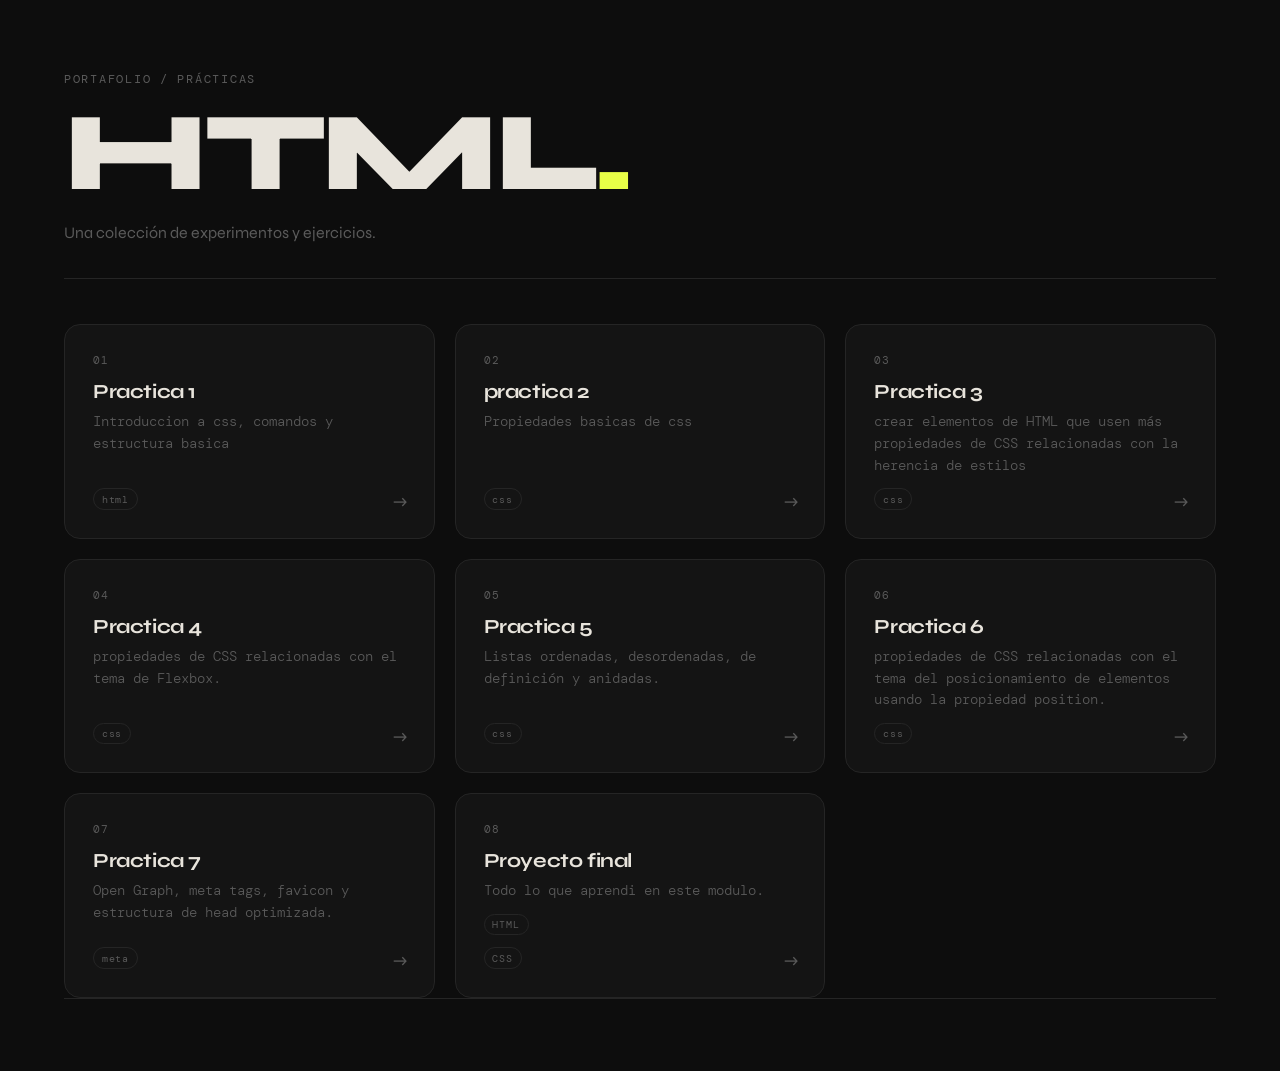
<file: index.html>
<!DOCTYPE html>
<html lang="es">
<head>
    <meta charset="UTF-8" />
    <meta name="viewport" content="width=device-width, initial-scale=1.0" />
    <title>Mis Prácticas HTML</title>
    <link rel="stylesheet" href="styles.css" />
    <link href="https://fonts.googleapis.com/css2?family=Syne:wght@400;600;700;800&family=DM+Mono:ital,wght@0,300;0,400;1,300&display=swap" rel="stylesheet" />
</head>
<body>

    <header>
        <p class="label">portafolio / prácticas</p>
        <h1>HTML<span class="accent">.</span></h1>
        <p class="subtitle">Una colección de experimentos y ejercicios.</p>
    </header>

    <main>
        <div class="grid">

        <a href="practica1.html" class="card">
            <span class="card-num">01</span>
            <div class="card-body">
            <h2>Practica 1</h2>
            <p>Introduccion a css, comandos y estructura basica</p>
            </div>
            <span class="card-tag">html</span>
            <div class="card-arrow">→</div>
        </a>
        
        <a href="practica2.html" class="card">
            <span class="card-num">02</span>
            <div class="card-body">
            <h2>practica 2</h2>
            <p>Propiedades basicas de css</p>
            </div>
            <span class="card-tag">css</span>
            <div class="card-arrow">→</div>
        </a>
        
        <a href="practica3.html" class="card">
            <span class="card-num">03</span>
            <div class="card-body">
            <h2>Practica 3</h2>
            <p>crear elementos de HTML que usen más propiedades de CSS relacionadas con la herencia de estilos</p>
            </div>
            <span class="card-tag">css</span>
            <div class="card-arrow">→</div>
        </a>
        
        <a href="practica4.html" class="card">
            <span class="card-num">04</span>
            <div class="card-body">
            <h2>Practica 4</h2>
            <p>propiedades de CSS relacionadas con el tema de Flexbox.</p>
            </div>
            <span class="card-tag">css</span>
            <div class="card-arrow">→</div>
        </a>
        
        <a href="practica5.html" class="card">
            <span class="card-num">05</span>
            <div class="card-body">
            <h2>Practica 5</h2>
            <p>Listas ordenadas, desordenadas, de definición y anidadas.</p>
            </div>
            <span class="card-tag">css</span>
            <div class="card-arrow">→</div>
        </a>
        
        <a href="practica6.html" class="card">
            <span class="card-num">06</span>
            <div class="card-body">
            <h2>Practica 6</h2>
            <p>propiedades de CSS relacionadas con el tema del posicionamiento de elementos usando la propiedad position.</p>
            </div>
            <span class="card-tag">css</span>
            <div class="card-arrow">→</div>
        </a>
        
        <a href="practica7.html" class="card">
            <span class="card-num">07</span>
            <div class="card-body">
            <h2>Practica 7</h2>
            <p>Open Graph, meta tags, favicon y estructura de head optimizada.</p>
            </div>
            <span class="card-tag">meta</span>
            <div class="card-arrow">→</div>
        </a>
        
        <a href="ProyectoFinal.html" class="card">
            <span class="card-num">08</span>
            <div class="card-body">
            <h2>Proyecto final</h2>
            <p>Todo lo que aprendi en este modulo.</p>
            </div>
            <span class="card-tag">HTML</span>
            <span class="card-tag">CSS</span>
            <div class="card-arrow">→</div>
        </a>
        
        </div>
        
    </main>

    <footer>
        
    </footer>
</body>
</html>
</file>
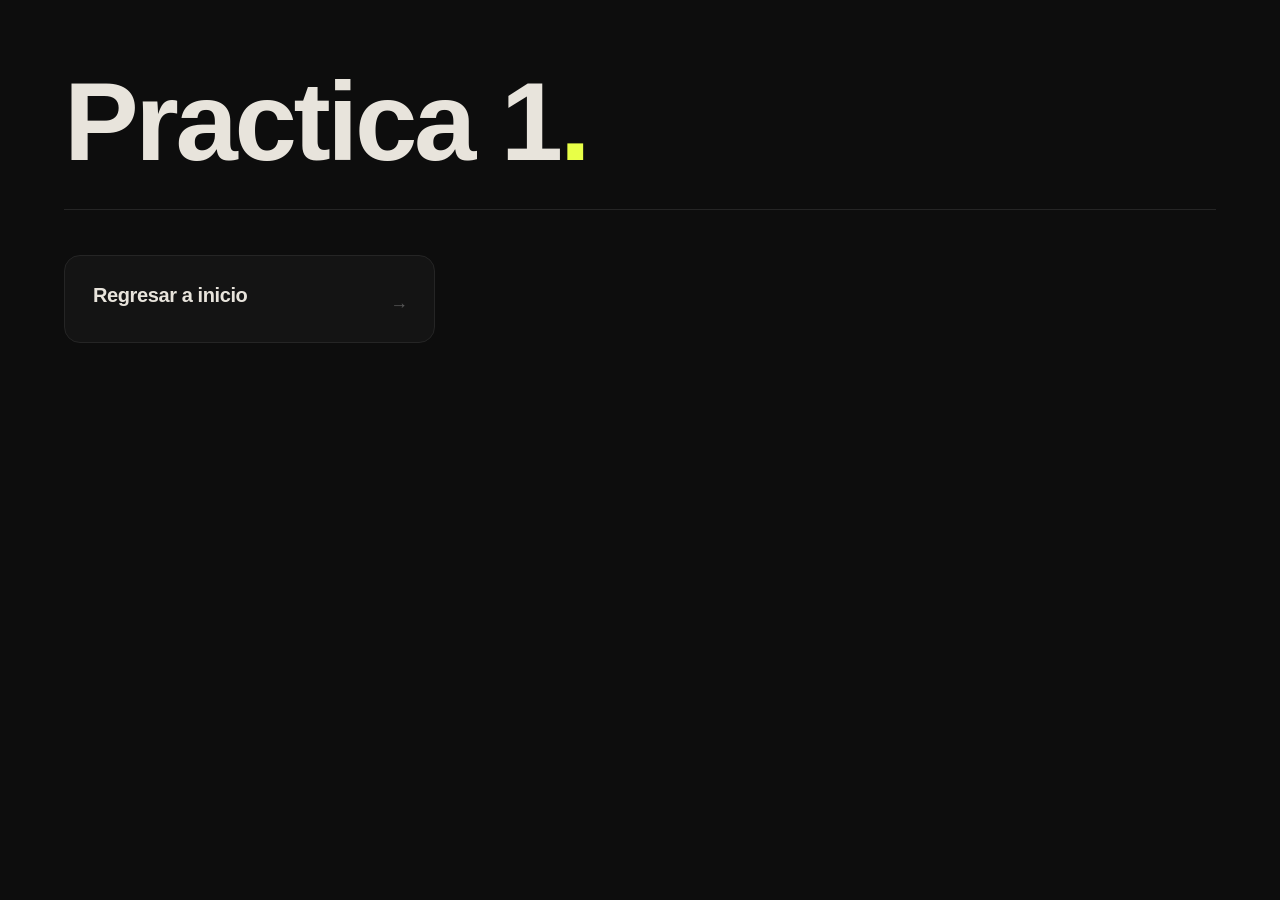
<file: practica1.html>
<!DOCTYPE html>
<html lang="en">
<head>
    <meta charset="UTF-8">
    <meta name="viewport" content="width=device-width, initial-scale=1.0">
    <title>Practica 1</title>
    <link rel="stylesheet" href="styles.css" />
</head>
<body>
    <header>
        <h1>Practica 1<span class="accent">.</span></h1>
    </header>


    <div class="grid">
        <a href="index.html"class="card">
            <div class="card-body">
            <h2>Regresar a inicio</h2>
            </div>
            <div class="card-arrow">→</div>
        </a>
    </div>
</body>
</html>
</file>
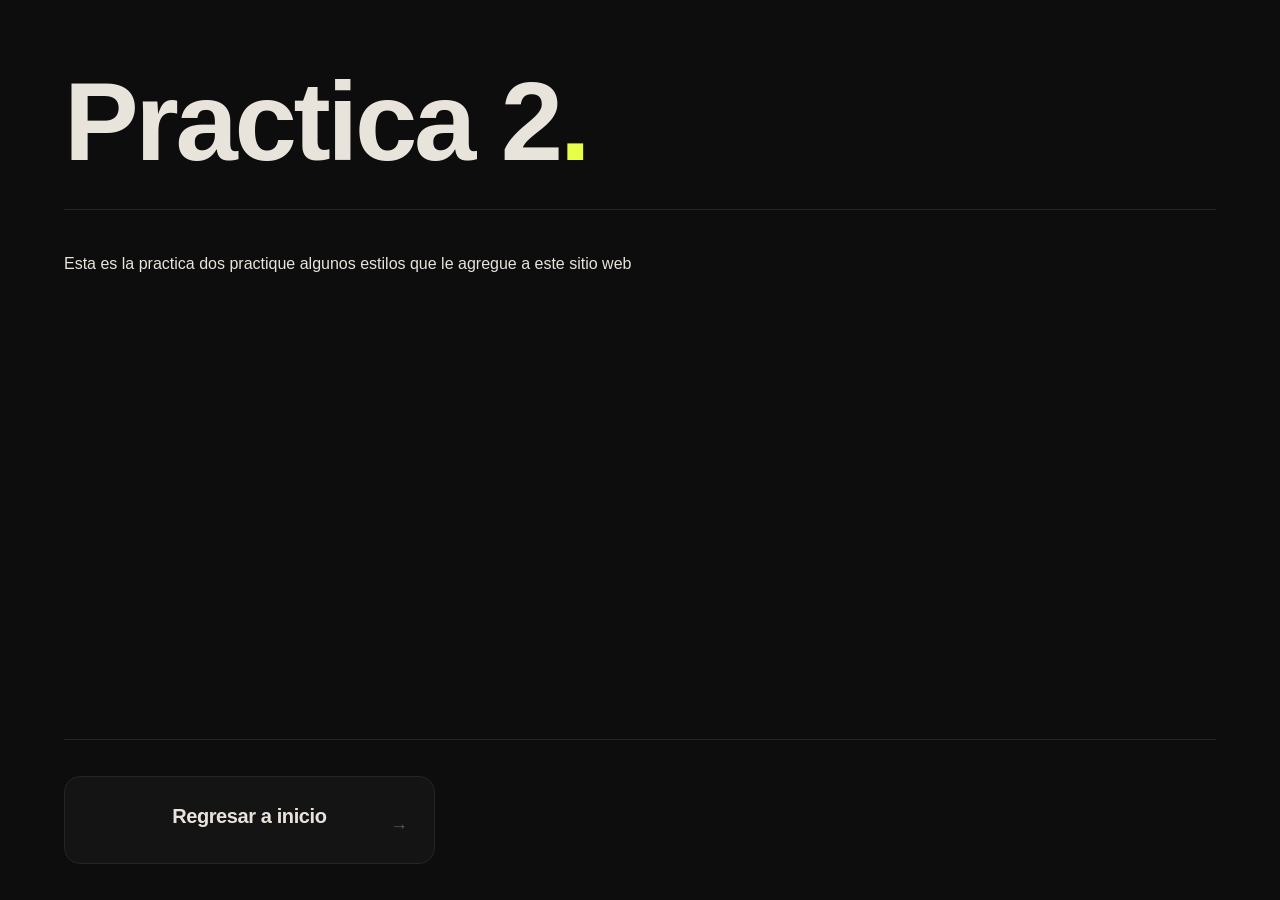
<file: practica2.html>
<!DOCTYPE html>
<html lang="en">
<head>
    <meta charset="UTF-8">
    <meta name="viewport" content="width=device-width, initial-scale=1.0">
    <title>Practica 2</title>
    <link rel="stylesheet" href="styles.css" />
</head>
<body>
    <header>
        <h1>Practica 2<span class="accent">.</span></h1>
    </header>
    <main>
        <p>
            Esta es la practica dos practique algunos estilos que le agregue a este sitio web
        </p>

    </main>
    <footer>
        <div class="grid">
            <a href="index.html"class="card">
                <div class="card-body">
                <h2>Regresar a inicio</h2>
                </div>
                <div class="card-arrow">→</div>
            </a>
        </div>
    </footer>
</body>
</html>
</file>
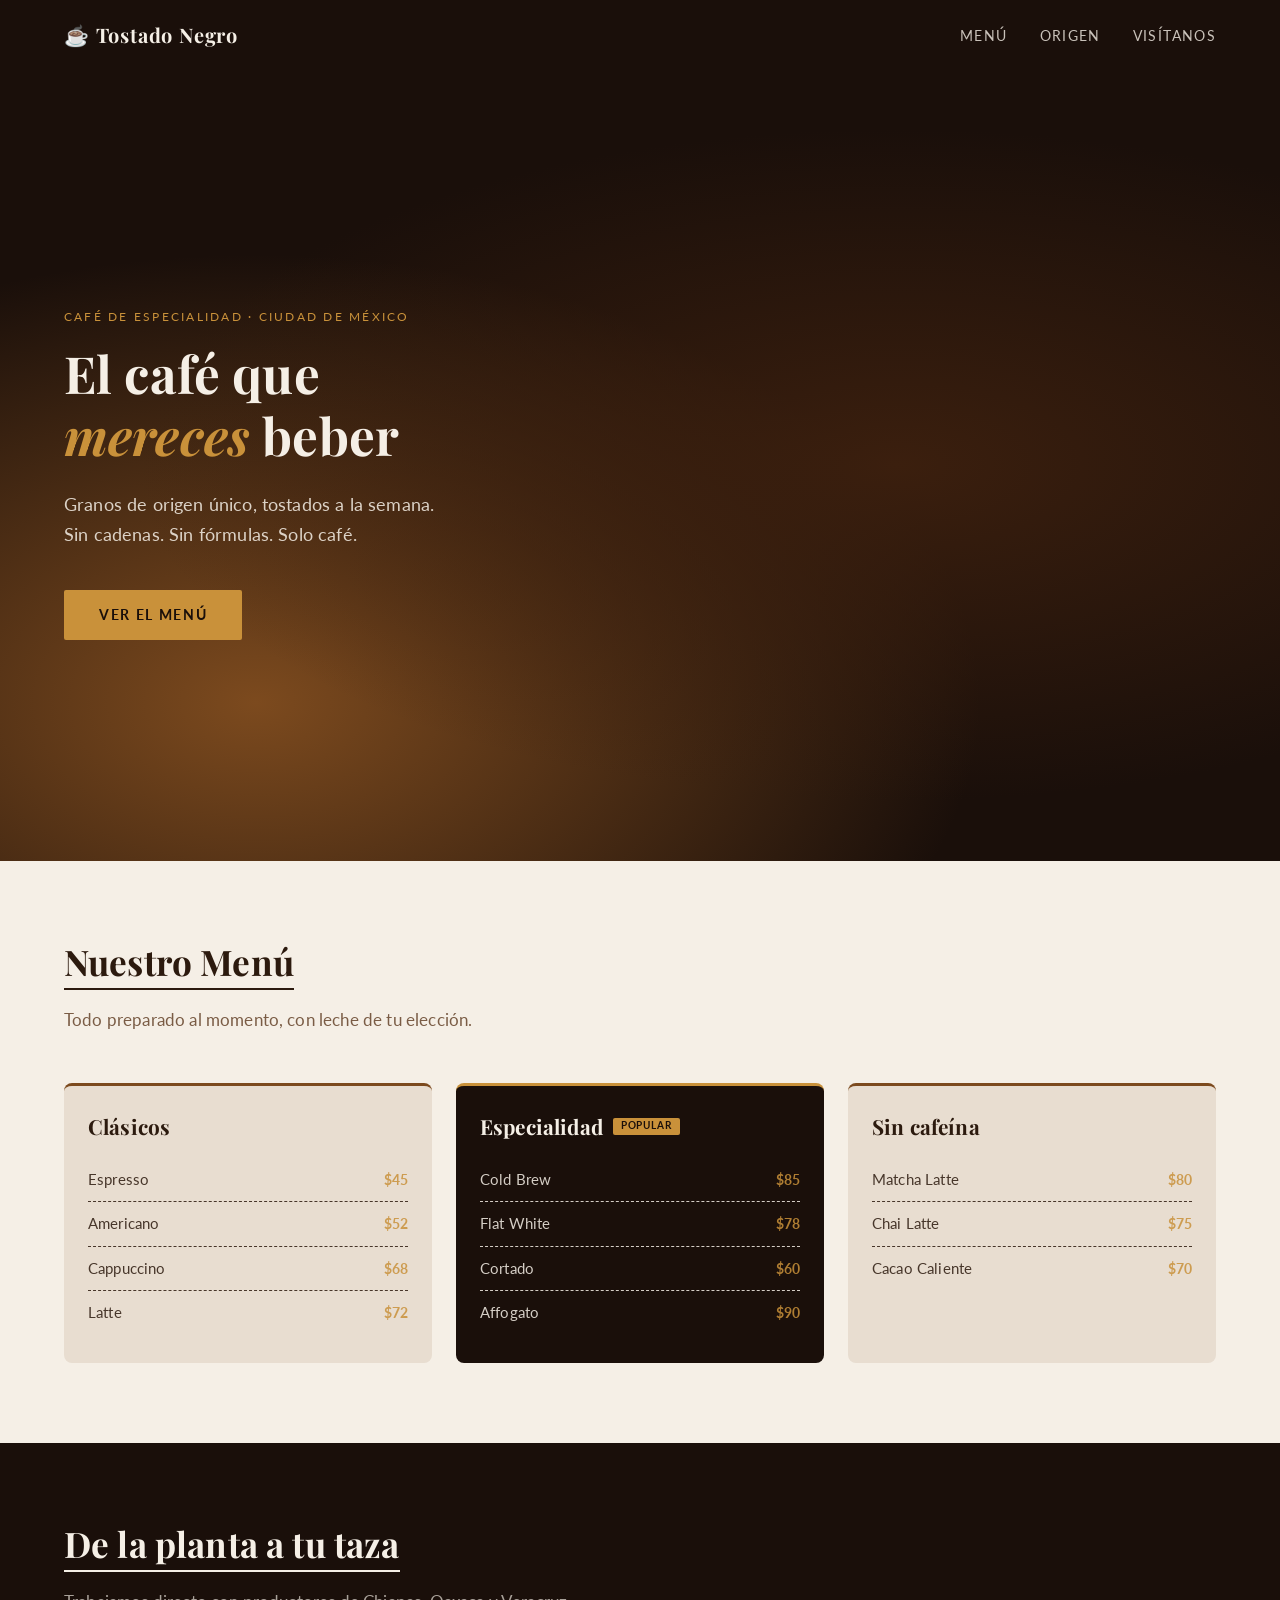
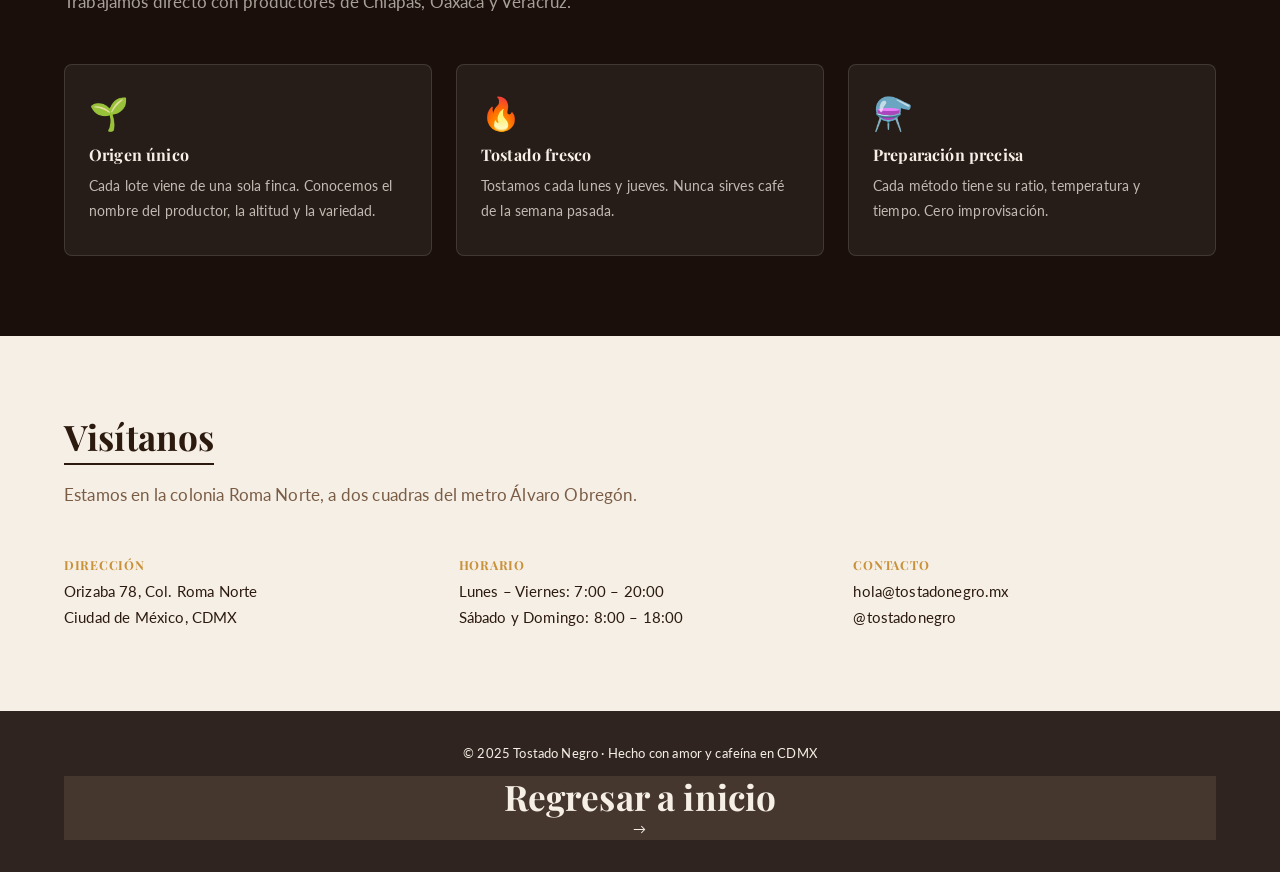
<file: practica3.html>
<!DOCTYPE html>
<html lang="es">
<head>
  <meta charset="UTF-8" />
  <meta name="viewport" content="width=device-width, initial-scale=1.0"/>
  <title>Tostado Negro · Café de Especialidad</title>
  <link rel="preconnect" href="https://fonts.googleapis.com"/>
  <link rel="preconnect" href="https://fonts.gstatic.com" crossorigin/>
  <link href="https://fonts.googleapis.com/css2?family=Playfair+Display:ital,wght@0,400;0,700;1,400&family=Lato:wght@300;400;700&display=swap" rel="stylesheet"/>
  <link rel="stylesheet" href="styles2.css"/>
</head>
<body>

  <!-- NAVBAR -->
  <nav class="navbar">
    <span class="logo">☕ Tostado Negro</span>
    <ul class="nav-links">
      <li><a href="#menu">Menú</a></li>
      <li><a href="#origen">Origen</a></li>
      <li><a href="#contacto">Visítanos</a></li>
    </ul>
  </nav>

  <!-- HERO -->
  <header class="hero">
    <div class="hero-content">
      <p class="hero-eyebrow">Café de especialidad · Ciudad de México</p>
      <h1>El café que<br/><em>mereces</em> beber</h1>
      <p class="hero-sub">Granos de origen único, tostados a la semana.<br/>Sin cadenas. Sin fórmulas. Solo café.</p>
      <a href="#menu" class="btn">Ver el menú</a>
    </div>
  </header>

  <!-- SECCIÓN: MENÚ -->
  <section id="menu" class="seccion">
    <h2>Nuestro Menú</h2>
    <p class="seccion-sub">Todo preparado al momento, con leche de tu elección.</p>

    <div class="categorias">

      <div class="categoria">
        <h3>Clásicos</h3>
        <ul class="lista-cafe">
          <li>
            <span class="nombre-bebida">Espresso</span>
            <span class="precio">$45</span>
          </li>
          <li>
            <span class="nombre-bebida">Americano</span>
            <span class="precio">$52</span>
          </li>
          <li>
            <span class="nombre-bebida">Cappuccino</span>
            <span class="precio">$68</span>
          </li>
          <li>
            <span class="nombre-bebida">Latte</span>
            <span class="precio">$72</span>
          </li>
        </ul>
      </div>

      <div class="categoria destacada">
        <h3>Especialidad <span class="badge">Popular</span></h3>
        <ul class="lista-cafe">
          <li>
            <span class="nombre-bebida">Cold Brew</span>
            <span class="precio">$85</span>
          </li>
          <li>
            <span class="nombre-bebida">Flat White</span>
            <span class="precio">$78</span>
          </li>
          <li>
            <span class="nombre-bebida">Cortado</span>
            <span class="precio">$60</span>
          </li>
          <li>
            <span class="nombre-bebida">Affogato</span>
            <span class="precio">$90</span>
          </li>
        </ul>
      </div>

      <div class="categoria">
        <h3>Sin cafeína</h3>
        <ul class="lista-cafe">
          <li>
            <span class="nombre-bebida">Matcha Latte</span>
            <span class="precio">$80</span>
          </li>
          <li>
            <span class="nombre-bebida">Chai Latte</span>
            <span class="precio">$75</span>
          </li>
          <li>
            <span class="nombre-bebida">Cacao Caliente</span>
            <span class="precio">$70</span>
          </li>
        </ul>
      </div>

    </div>
  </section>

  <!-- SECCIÓN: ORIGEN -->
  <section id="origen" class="seccion oscura">
    <h2>De la planta a tu taza</h2>
    <p class="seccion-sub">Trabajamos directo con productores de Chiapas, Oaxaca y Veracruz.</p>

    <div class="origen-grid">
      <article class="origen-card">
        <div class="origen-icono">🌱</div>
        <h4>Origen único</h4>
        <p>Cada lote viene de una sola finca. Conocemos el nombre del productor, la altitud y la variedad.</p>
      </article>
      <article class="origen-card">
        <div class="origen-icono">🔥</div>
        <h4>Tostado fresco</h4>
        <p>Tostamos cada lunes y jueves. Nunca sirves café de la semana pasada.</p>
      </article>
      <article class="origen-card">
        <div class="origen-icono">⚗️</div>
        <h4>Preparación precisa</h4>
        <p>Cada método tiene su ratio, temperatura y tiempo. Cero improvisación.</p>
      </article>
    </div>
  </section>

  <!-- SECCIÓN: CONTACTO -->
  <section id="contacto" class="seccion">
    <h2>Visítanos</h2>
    <p class="seccion-sub">Estamos en la colonia Roma Norte, a dos cuadras del metro Álvaro Obregón.</p>

    <div class="info-contacto">
      <div class="info-bloque">
        <h4>Dirección</h4>
        <p>Orizaba 78, Col. Roma Norte<br/>Ciudad de México, CDMX</p>
      </div>
      <div class="info-bloque">
        <h4>Horario</h4>
        <p>Lunes – Viernes: 7:00 – 20:00<br/>Sábado y Domingo: 8:00 – 18:00</p>
      </div>
      <div class="info-bloque">
        <h4>Contacto</h4>
        <p>hola@tostadonegro.mx<br/>@tostadonegro</p>
      </div>
    </div>
  </section>

  <!-- FOOTER -->
  <footer class="footer">
    <p>© 2025 Tostado Negro · Hecho con amor y cafeína en CDMX</p>
    <div class="grid">
            <a href="index.html"class="card">
                <div class="card-body">
                <h2>Regresar a inicio</h2>
                </div>
                <div class="card-arrow">→</div>
            </a>
        </div>
  </footer>

</body>
</html>
</file>
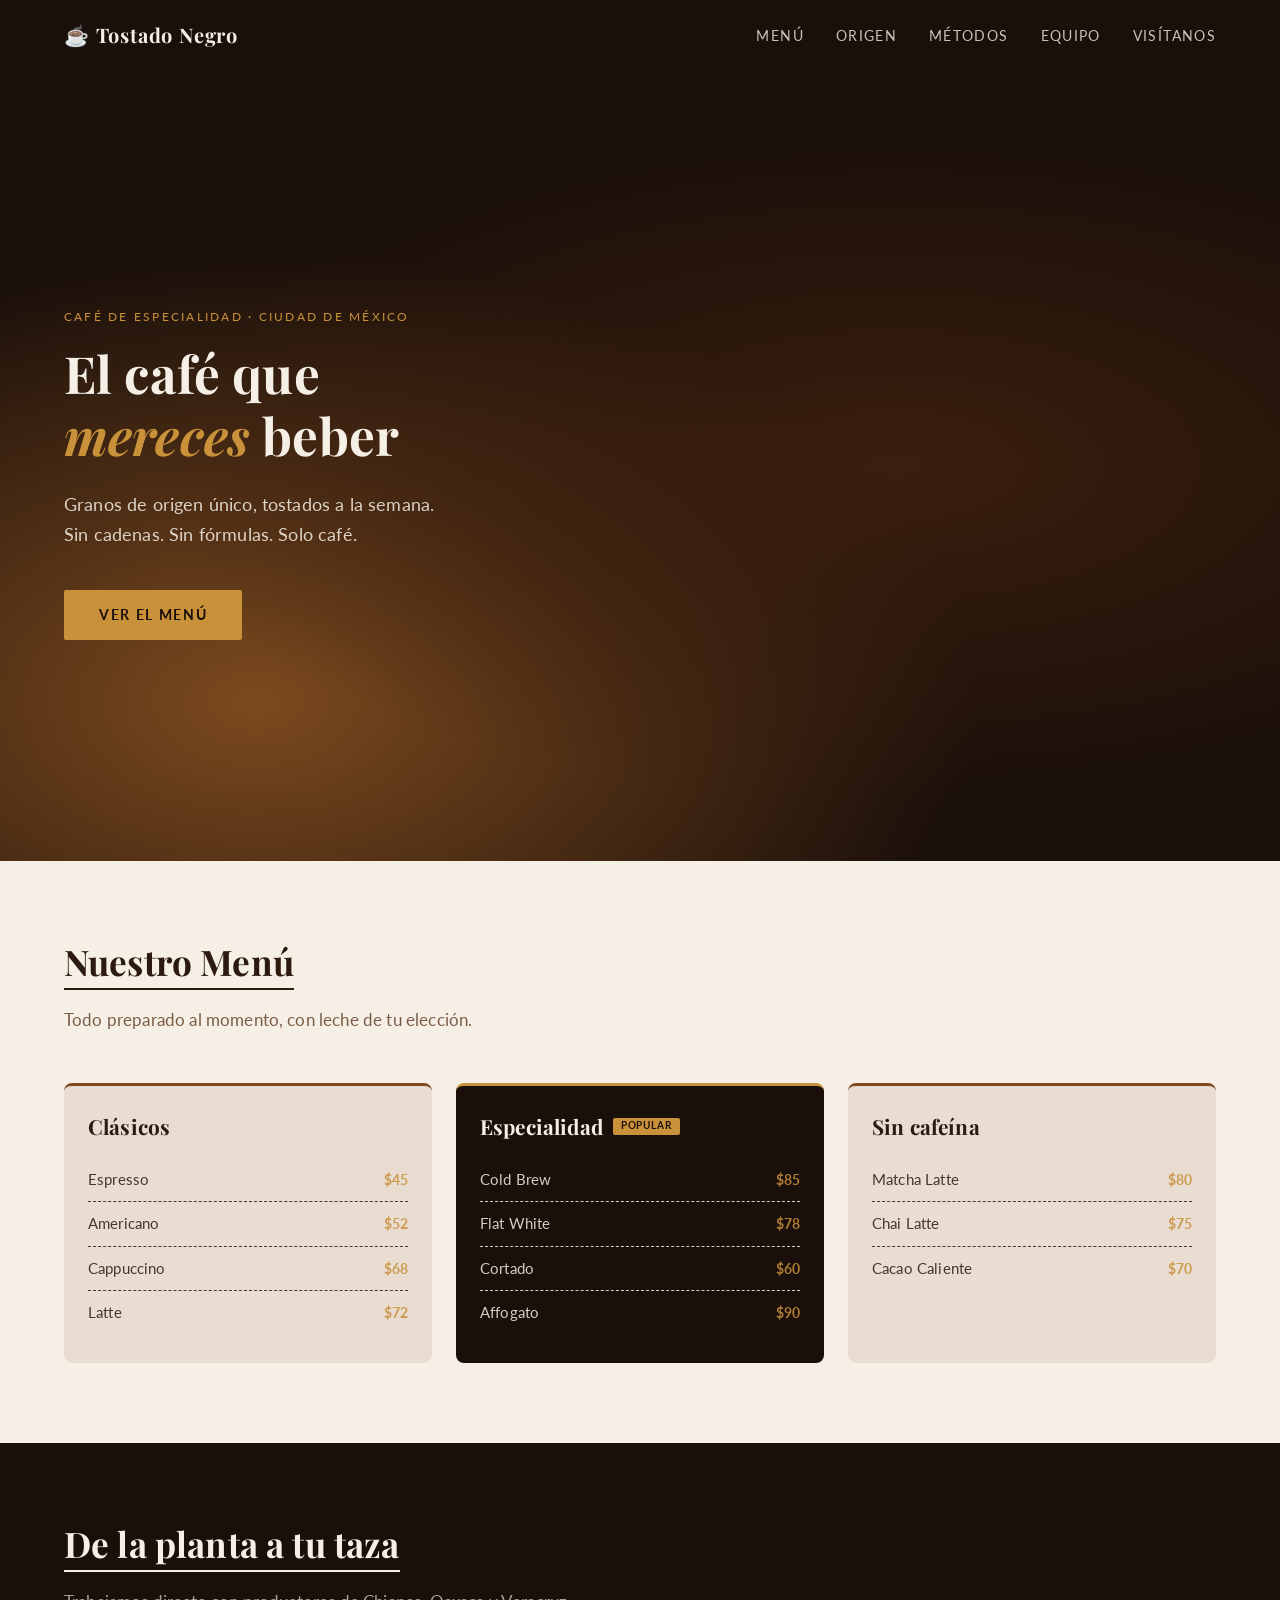
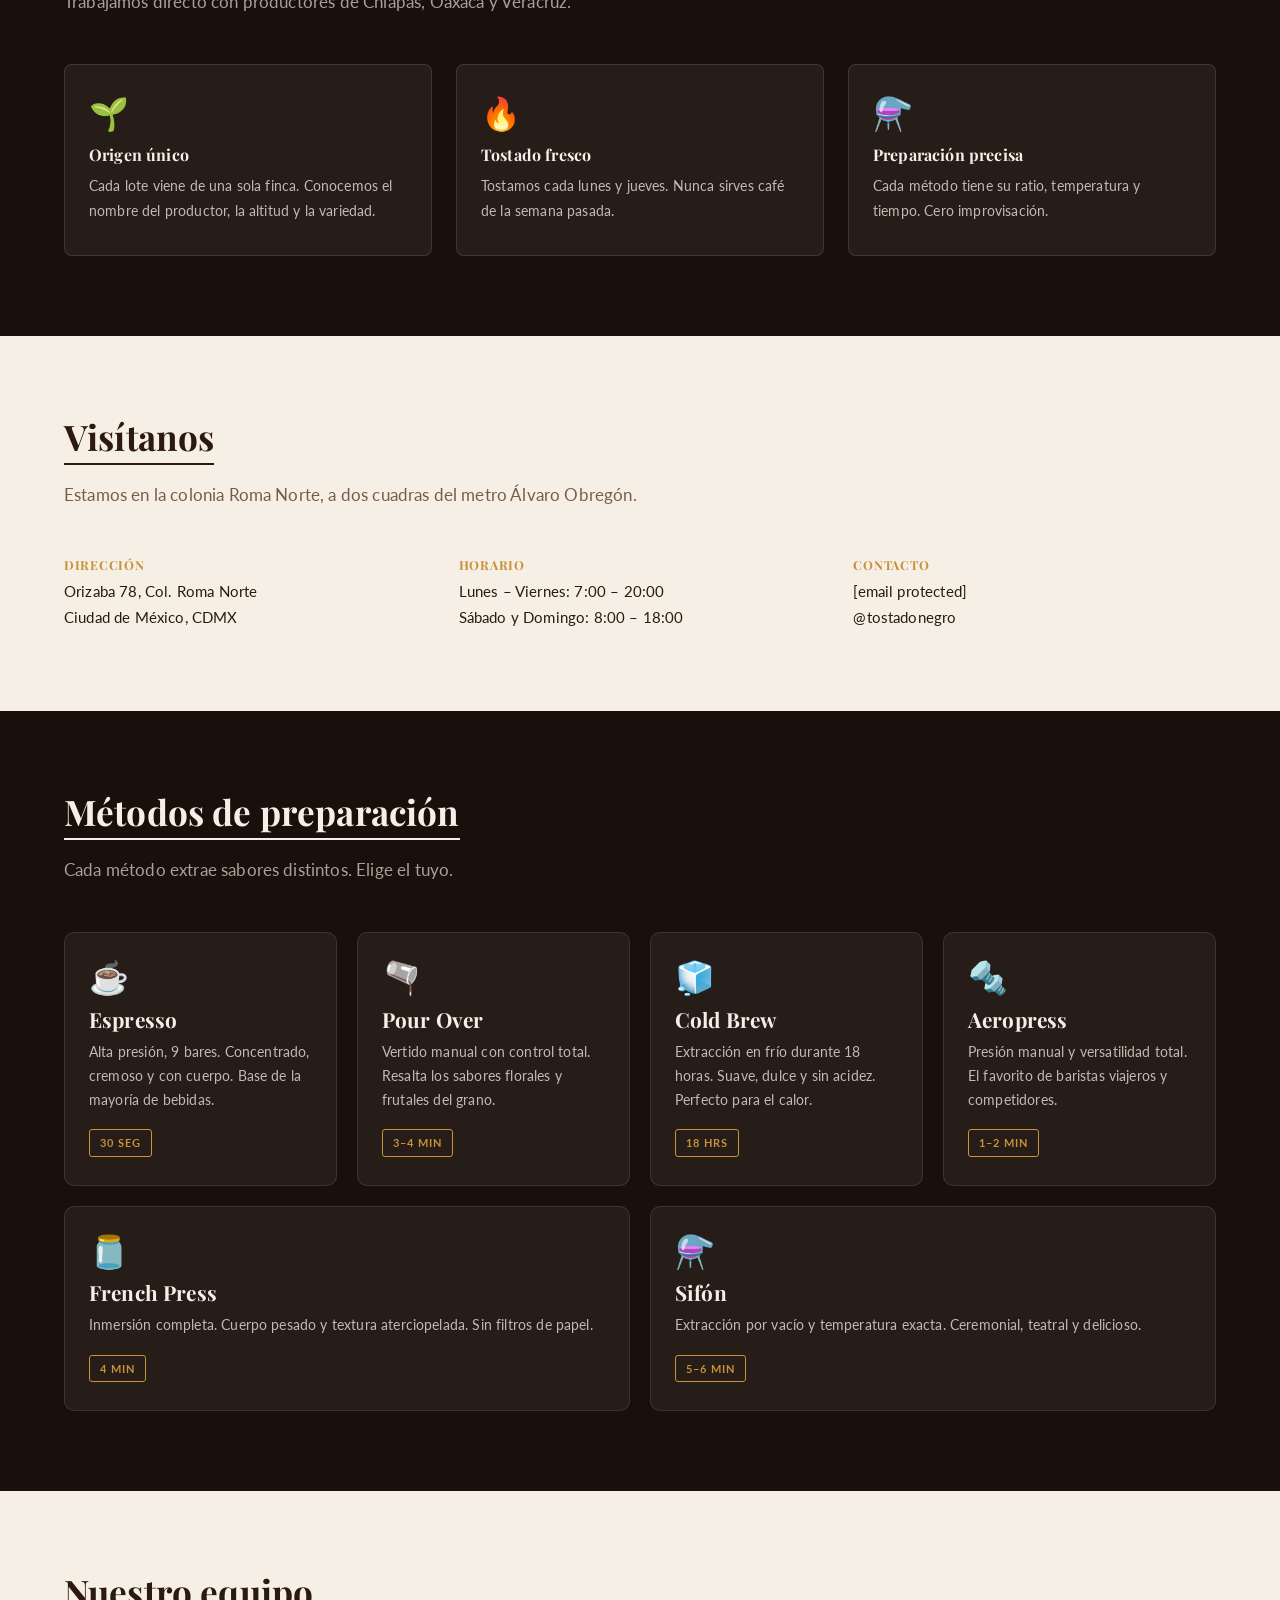
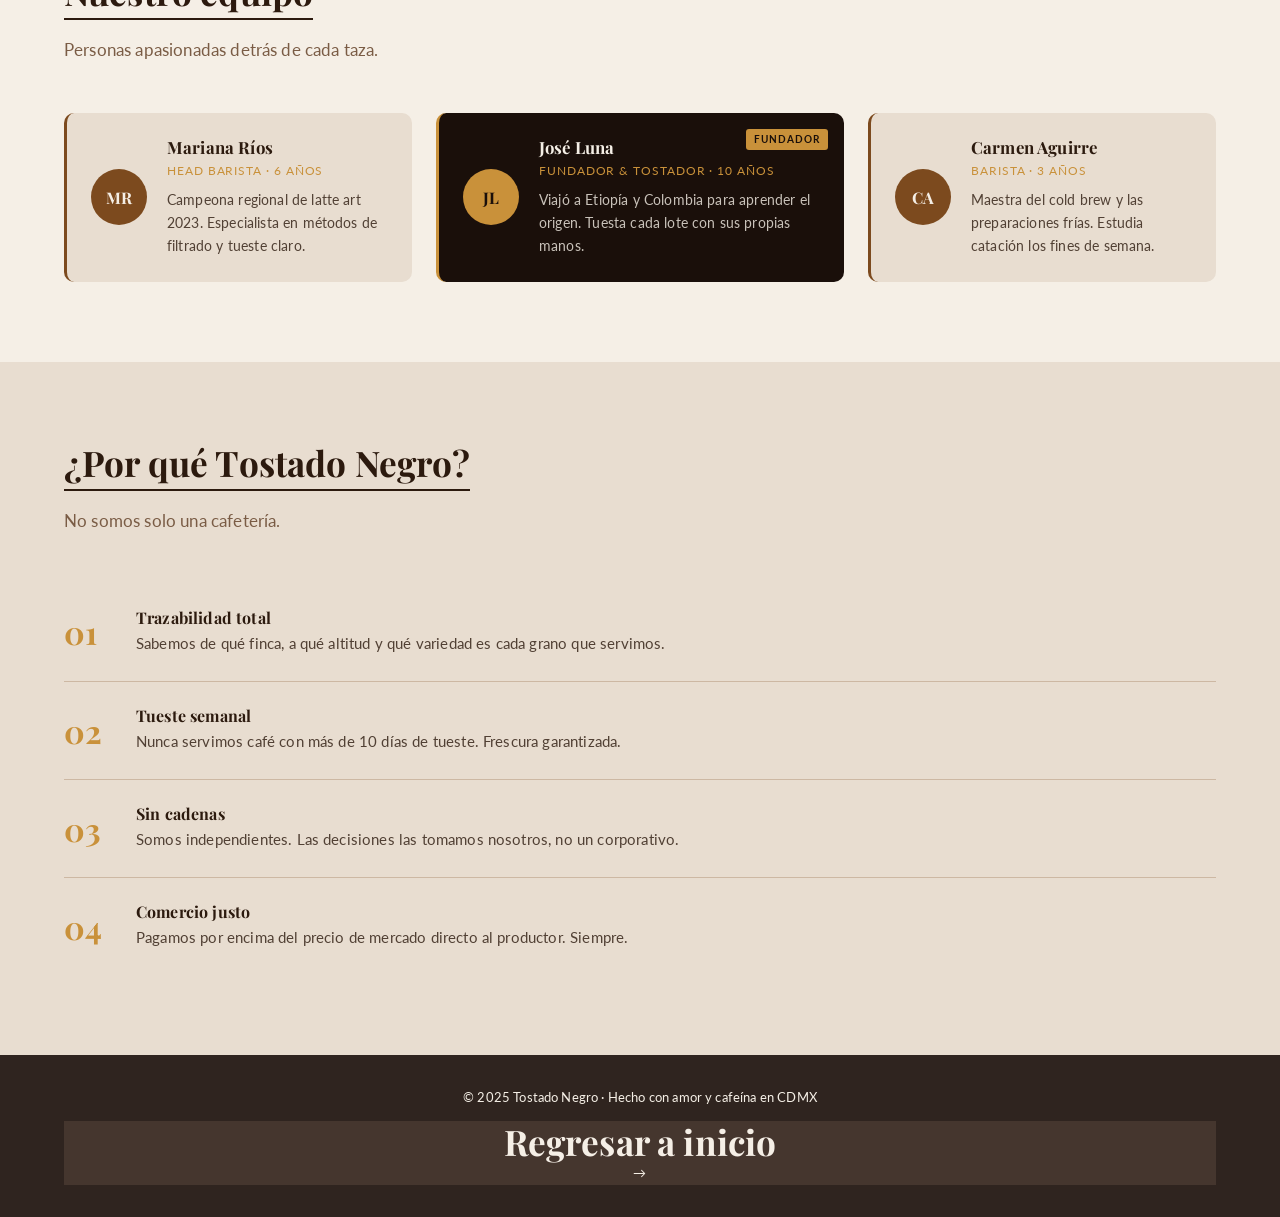
<file: practica4.html>
<!DOCTYPE html>
<html lang="es">
<head>
  <meta charset="UTF-8" />
  <meta name="viewport" content="width=device-width, initial-scale=1.0"/>
  <title>Tostado Negro · Café de Especialidad</title>
  <link rel="preconnect" href="https://fonts.googleapis.com"/>
  <link rel="preconnect" href="https://fonts.gstatic.com" crossorigin/>
  <link href="https://fonts.googleapis.com/css2?family=Playfair+Display:ital,wght@0,400;0,700;1,400&family=Lato:wght@300;400;700&display=swap" rel="stylesheet"/>
  <link rel="stylesheet" href="styles2.css"/>
</head>
<body>

  <!-- NAVBAR -->
  <nav class="navbar">
    <span class="logo">☕ Tostado Negro</span>
    <ul class="nav-links">
      <li><a href="#menu">Menú</a></li>
      <li><a href="#origen">Origen</a></li>
      <li><a href="#metodos">Métodos</a></li>
      <li><a href="#equipo">Equipo</a></li>
      <li><a href="#contacto">Visítanos</a></li>
    </ul>
  </nav>

  <!-- HERO -->
  <header class="hero">
    <div class="hero-content">
      <p class="hero-eyebrow">Café de especialidad · Ciudad de México</p>
      <h1>El café que<br/><em>mereces</em> beber</h1>
      <p class="hero-sub">Granos de origen único, tostados a la semana.<br/>Sin cadenas. Sin fórmulas. Solo café.</p>
      <a href="#menu" class="btn">Ver el menú</a>
    </div>
  </header>

  <!-- SECCIÓN: MENÚ -->
  <section id="menu" class="seccion">
    <h2>Nuestro Menú</h2>
    <p class="seccion-sub">Todo preparado al momento, con leche de tu elección.</p>

    <div class="categorias">

      <div class="categoria">
        <h3>Clásicos</h3>
        <ul class="lista-cafe">
          <li>
            <span class="nombre-bebida">Espresso</span>
            <span class="precio">$45</span>
          </li>
          <li>
            <span class="nombre-bebida">Americano</span>
            <span class="precio">$52</span>
          </li>
          <li>
            <span class="nombre-bebida">Cappuccino</span>
            <span class="precio">$68</span>
          </li>
          <li>
            <span class="nombre-bebida">Latte</span>
            <span class="precio">$72</span>
          </li>
        </ul>
      </div>

      <div class="categoria destacada">
        <h3>Especialidad <span class="badge">Popular</span></h3>
        <ul class="lista-cafe">
          <li>
            <span class="nombre-bebida">Cold Brew</span>
            <span class="precio">$85</span>
          </li>
          <li>
            <span class="nombre-bebida">Flat White</span>
            <span class="precio">$78</span>
          </li>
          <li>
            <span class="nombre-bebida">Cortado</span>
            <span class="precio">$60</span>
          </li>
          <li>
            <span class="nombre-bebida">Affogato</span>
            <span class="precio">$90</span>
          </li>
        </ul>
      </div>

      <div class="categoria">
        <h3>Sin cafeína</h3>
        <ul class="lista-cafe">
          <li>
            <span class="nombre-bebida">Matcha Latte</span>
            <span class="precio">$80</span>
          </li>
          <li>
            <span class="nombre-bebida">Chai Latte</span>
            <span class="precio">$75</span>
          </li>
          <li>
            <span class="nombre-bebida">Cacao Caliente</span>
            <span class="precio">$70</span>
          </li>
        </ul>
      </div>

    </div>
  </section>

  <!-- SECCIÓN: ORIGEN -->
  <section id="origen" class="seccion oscura">
    <h2>De la planta a tu taza</h2>
    <p class="seccion-sub">Trabajamos directo con productores de Chiapas, Oaxaca y Veracruz.</p>

    <div class="origen-grid">
      <article class="origen-card">
        <div class="origen-icono">🌱</div>
        <h4>Origen único</h4>
        <p>Cada lote viene de una sola finca. Conocemos el nombre del productor, la altitud y la variedad.</p>
      </article>
      <article class="origen-card">
        <div class="origen-icono">🔥</div>
        <h4>Tostado fresco</h4>
        <p>Tostamos cada lunes y jueves. Nunca sirves café de la semana pasada.</p>
      </article>
      <article class="origen-card">
        <div class="origen-icono">⚗️</div>
        <h4>Preparación precisa</h4>
        <p>Cada método tiene su ratio, temperatura y tiempo. Cero improvisación.</p>
      </article>
    </div>
  </section>

  <!-- SECCIÓN: CONTACTO -->
  <section id="contacto" class="seccion">
    <h2>Visítanos</h2>
    <p class="seccion-sub">Estamos en la colonia Roma Norte, a dos cuadras del metro Álvaro Obregón.</p>

    <div class="info-contacto">
      <div class="info-bloque">
        <h4>Dirección</h4>
        <p>Orizaba 78, Col. Roma Norte<br/>Ciudad de México, CDMX</p>
      </div>
      <div class="info-bloque">
        <h4>Horario</h4>
        <p>Lunes – Viernes: 7:00 – 20:00<br/>Sábado y Domingo: 8:00 – 18:00</p>
      </div>
      <div class="info-bloque">
        <h4>Contacto</h4>
        <p><a href="/cdn-cgi/l/email-protection" class="__cf_email__" data-cfemail="0d6562616c4d79627e796c696263686a7f62236075">[email&#160;protected]</a><br/>@tostadonegro</p>
      </div>
    </div>
  </section>

  <!-- SECCIÓN: MÉTODOS DE PREPARACIÓN (flex-direction, flex-wrap, gap) -->
  <section id="metodos" class="seccion oscura">
    <h2>Métodos de preparación</h2>
    <p class="seccion-sub">Cada método extrae sabores distintos. Elige el tuyo.</p>

    <div class="metodos-flex">
      <div class="metodo-card">
        <span class="metodo-icono">☕</span>
        <h3>Espresso</h3>
        <p>Alta presión, 9 bares. Concentrado, cremoso y con cuerpo. Base de la mayoría de bebidas.</p>
        <span class="metodo-tag">30 seg</span>
      </div>
      <div class="metodo-card">
        <span class="metodo-icono">🫗</span>
        <h3>Pour Over</h3>
        <p>Vertido manual con control total. Resalta los sabores florales y frutales del grano.</p>
        <span class="metodo-tag">3–4 min</span>
      </div>
      <div class="metodo-card">
        <span class="metodo-icono">🧊</span>
        <h3>Cold Brew</h3>
        <p>Extracción en frío durante 18 horas. Suave, dulce y sin acidez. Perfecto para el calor.</p>
        <span class="metodo-tag">18 hrs</span>
      </div>
      <div class="metodo-card">
        <span class="metodo-icono">🔩</span>
        <h3>Aeropress</h3>
        <p>Presión manual y versatilidad total. El favorito de baristas viajeros y competidores.</p>
        <span class="metodo-tag">1–2 min</span>
      </div>
      <div class="metodo-card">
        <span class="metodo-icono">🫙</span>
        <h3>French Press</h3>
        <p>Inmersión completa. Cuerpo pesado y textura aterciopelada. Sin filtros de papel.</p>
        <span class="metodo-tag">4 min</span>
      </div>
      <div class="metodo-card">
        <span class="metodo-icono">⚗️</span>
        <h3>Sifón</h3>
        <p>Extracción por vacío y temperatura exacta. Ceremonial, teatral y delicioso.</p>
        <span class="metodo-tag">5–6 min</span>
      </div>
    </div>
  </section>

  <!-- SECCIÓN: BARISTAS (flex con align-items, justify-content y order) -->
  <section id="equipo" class="seccion">
    <h2>Nuestro equipo</h2>
    <p class="seccion-sub">Personas apasionadas detrás de cada taza.</p>

    <div class="equipo-flex">

      <article class="barista-card">
        <div class="barista-avatar">MR</div>
        <div class="barista-info">
          <h3>Mariana Ríos</h3>
          <span class="barista-rol">Head Barista · 6 años</span>
          <p>Campeona regional de latte art 2023. Especialista en métodos de filtrado y tueste claro.</p>
        </div>
      </article>

      <article class="barista-card destacado-equipo">
        <div class="barista-avatar dorado">JL</div>
        <div class="barista-info">
          <h3>José Luna</h3>
          <span class="barista-rol">Fundador & Tostador · 10 años</span>
          <p>Viajó a Etiopía y Colombia para aprender el origen. Tuesta cada lote con sus propias manos.</p>
        </div>
        <span class="barista-badge">Fundador</span>
      </article>

      <article class="barista-card">
        <div class="barista-avatar">CA</div>
        <div class="barista-info">
          <h3>Carmen Aguirre</h3>
          <span class="barista-rol">Barista · 3 años</span>
          <p>Maestra del cold brew y las preparaciones frías. Estudia catación los fines de semana.</p>
        </div>
      </article>

    </div>
  </section>

  <!-- SECCIÓN: BENEFICIOS (flex row vs column con flex-direction) -->
  <section class="seccion beneficios-seccion">
    <h2>¿Por qué Tostado Negro?</h2>
    <p class="seccion-sub">No somos solo una cafetería.</p>

    <div class="beneficios-flex">
      <div class="beneficio-item">
        <div class="beneficio-numero">01</div>
        <div class="beneficio-texto">
          <h4>Trazabilidad total</h4>
          <p>Sabemos de qué finca, a qué altitud y qué variedad es cada grano que servimos.</p>
        </div>
      </div>
      <div class="beneficio-item">
        <div class="beneficio-numero">02</div>
        <div class="beneficio-texto">
          <h4>Tueste semanal</h4>
          <p>Nunca servimos café con más de 10 días de tueste. Frescura garantizada.</p>
        </div>
      </div>
      <div class="beneficio-item">
        <div class="beneficio-numero">03</div>
        <div class="beneficio-texto">
          <h4>Sin cadenas</h4>
          <p>Somos independientes. Las decisiones las tomamos nosotros, no un corporativo.</p>
        </div>
      </div>
      <div class="beneficio-item">
        <div class="beneficio-numero">04</div>
        <div class="beneficio-texto">
          <h4>Comercio justo</h4>
          <p>Pagamos por encima del precio de mercado directo al productor. Siempre.</p>
        </div>
      </div>
    </div>
  </section>

  <footer class="footer">
    <p>© 2025 Tostado Negro · Hecho con amor y cafeína en CDMX</p>
    <div class="grid">
            <a href="index.html"class="card">
                <div class="card-body">
                <h2>Regresar a inicio</h2>
                </div>
                <div class="card-arrow">→</div>
            </a>
        </div>
  </footer>

</body>
</html>
</file>
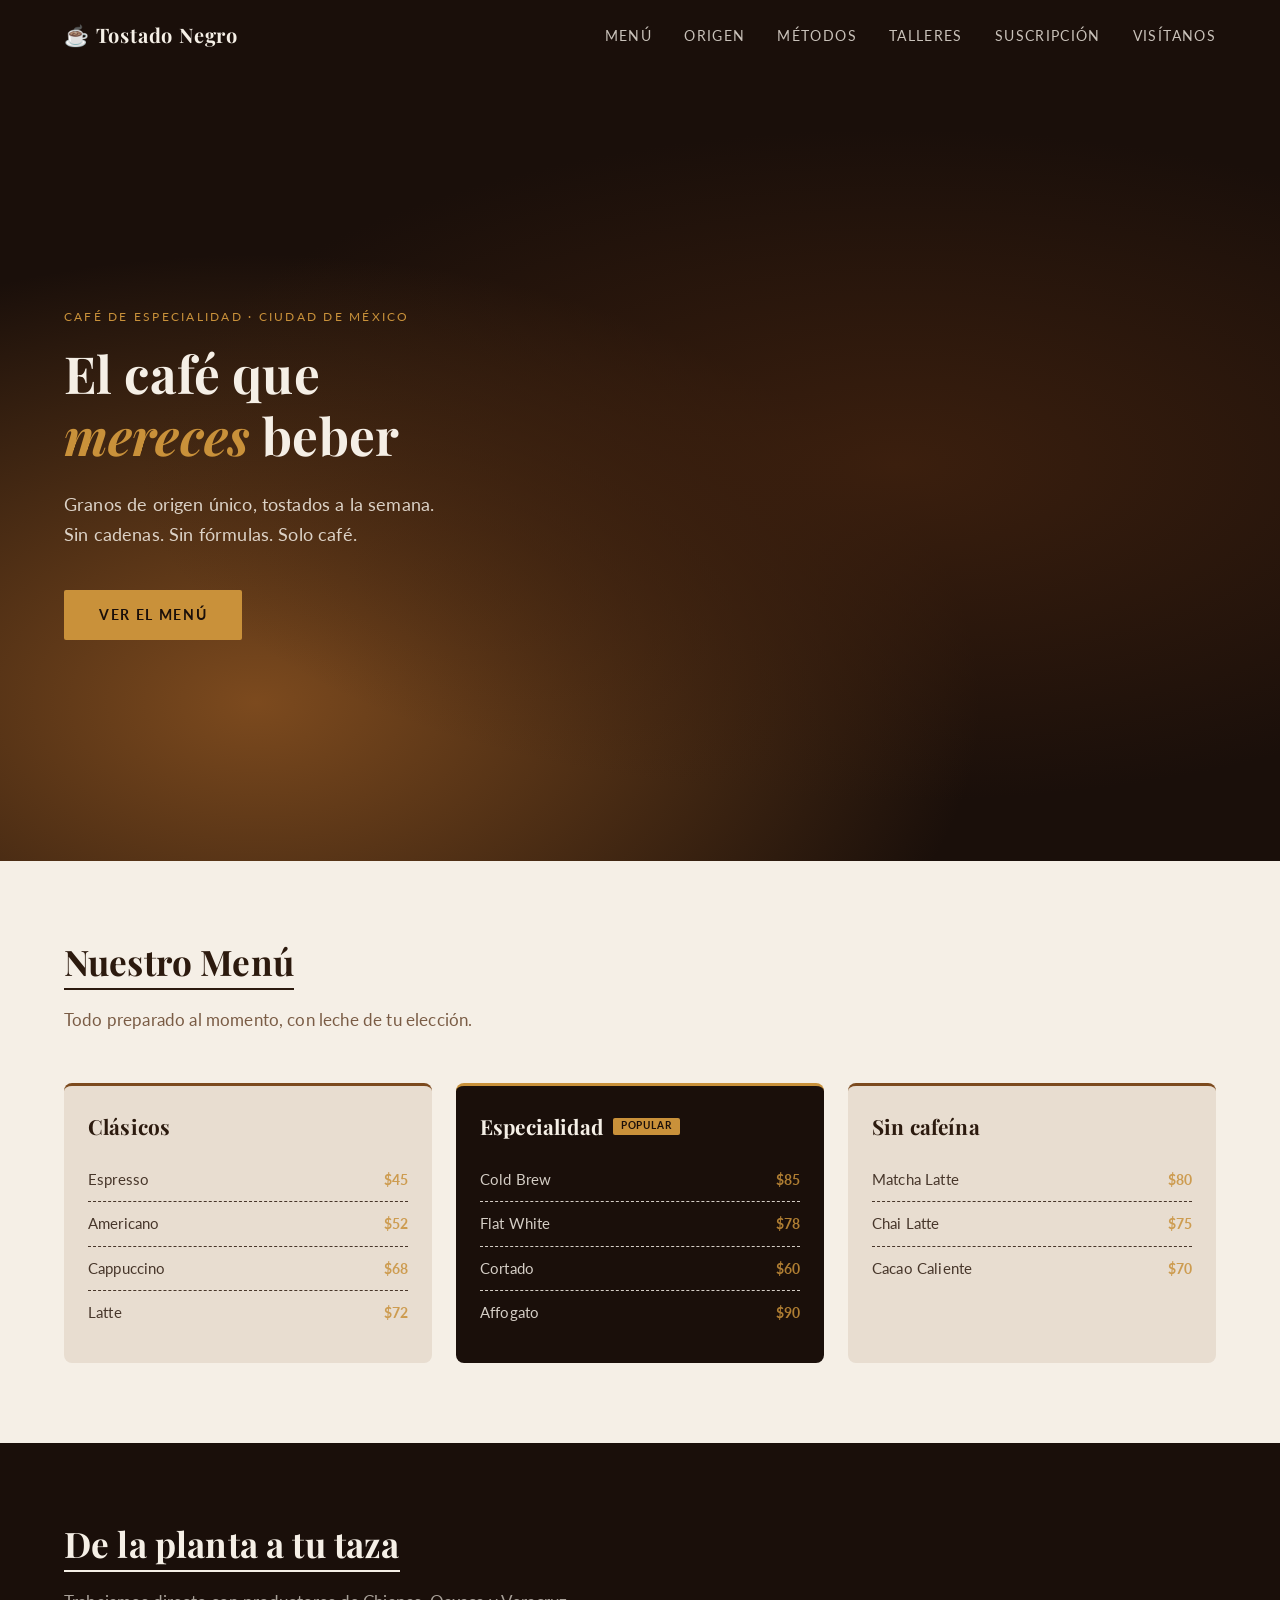
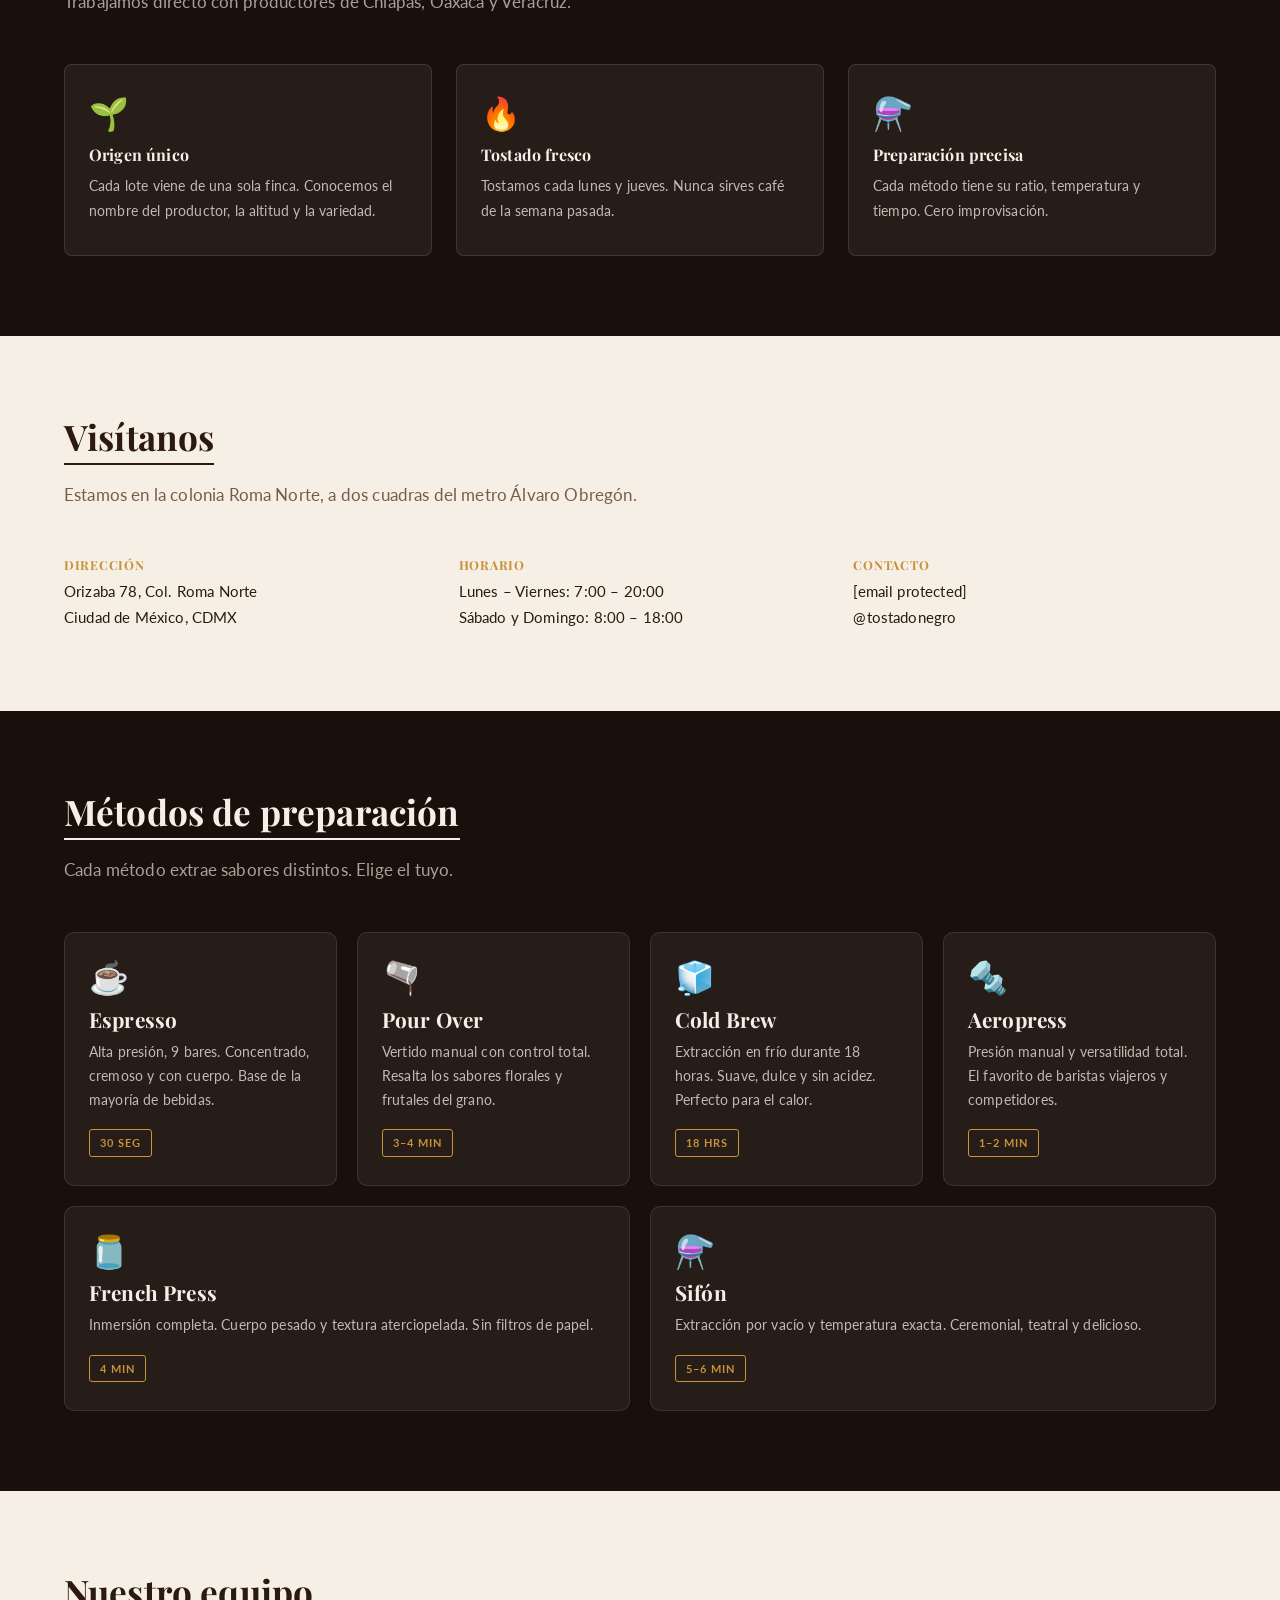
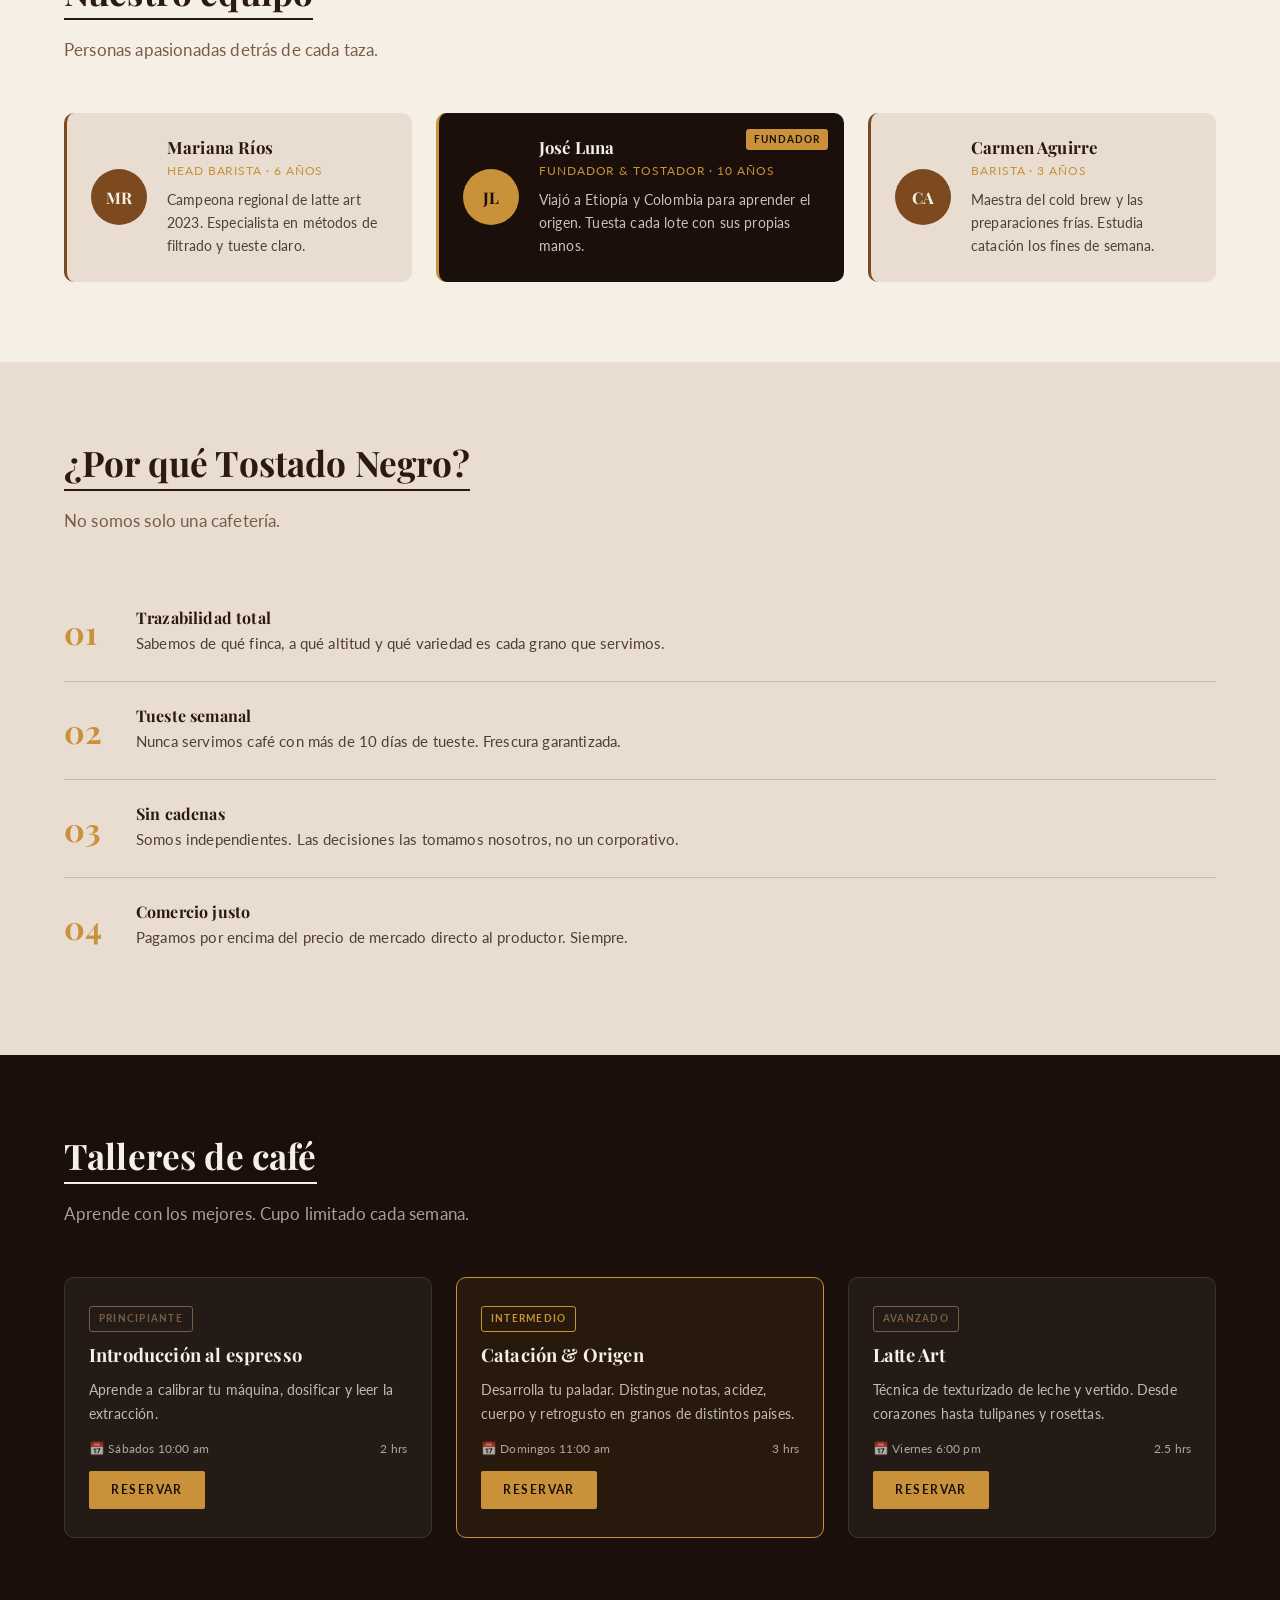
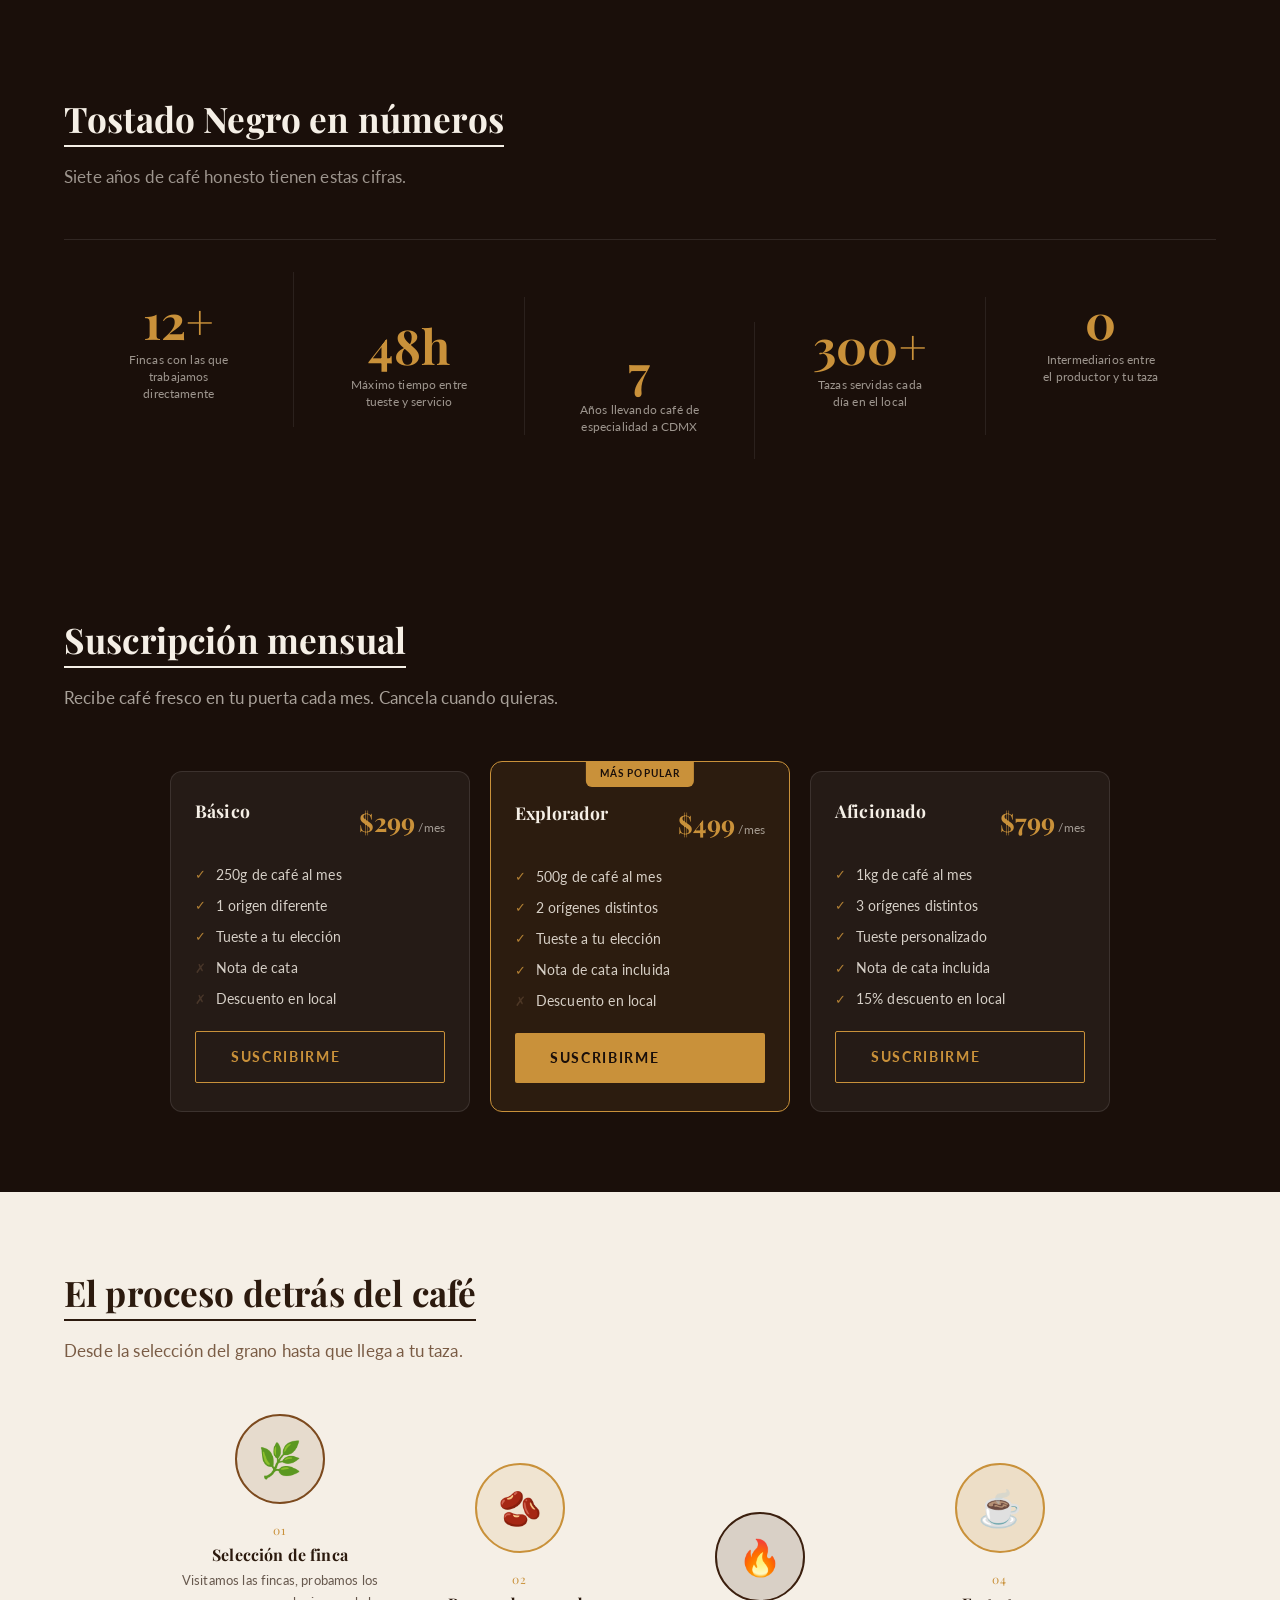
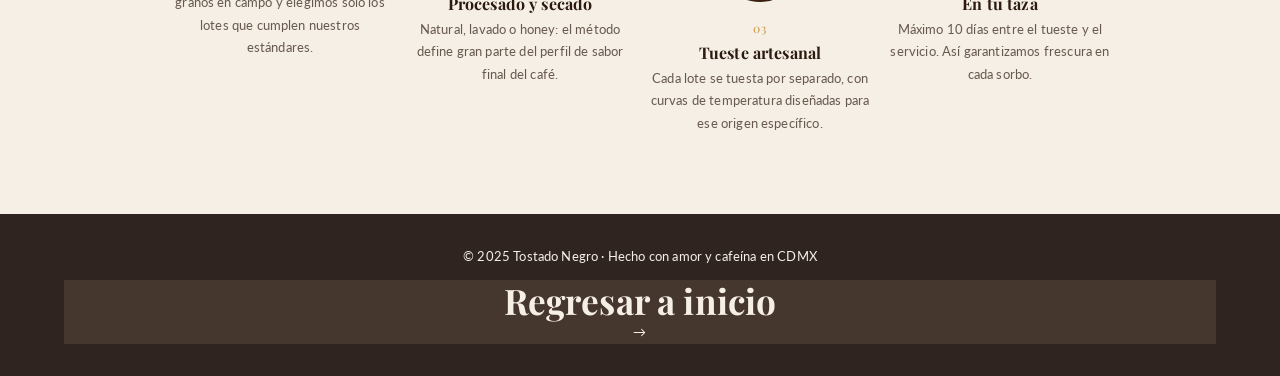
<file: practica5.html>
<!DOCTYPE html>
<html lang="es">
<head>
  <meta charset="UTF-8" />
  <meta name="viewport" content="width=device-width, initial-scale=1.0"/>
  <title>Tostado Negro · Café de Especialidad</title>
  <link rel="preconnect" href="https://fonts.googleapis.com"/>
  <link rel="preconnect" href="https://fonts.gstatic.com" crossorigin/>
  <link href="https://fonts.googleapis.com/css2?family=Playfair+Display:ital,wght@0,400;0,700;1,400&family=Lato:wght@300;400;700&display=swap" rel="stylesheet"/>
  <link rel="stylesheet" href="styles5.css"/>
</head>
<body>

  <!-- NAVBAR -->
  <nav class="navbar">
    <span class="logo">☕ Tostado Negro</span>
    <ul class="nav-links">
      <li><a href="#menu">Menú</a></li>
      <li><a href="#origen">Origen</a></li>
      <li><a href="#metodos">Métodos</a></li>
      <li><a href="#talleres">Talleres</a></li>
      <li><a href="#suscripcion">Suscripción</a></li>
      <li><a href="#contacto">Visítanos</a></li>
    </ul>
  </nav>

  <!-- HERO -->
  <header class="hero">
    <div class="hero-content">
      <p class="hero-eyebrow">Café de especialidad · Ciudad de México</p>
      <h1>El café que<br/><em>mereces</em> beber</h1>
      <p class="hero-sub">Granos de origen único, tostados a la semana.<br/>Sin cadenas. Sin fórmulas. Solo café.</p>
      <a href="#menu" class="btn">Ver el menú</a>
    </div>
  </header>

  <!-- SECCIÓN: MENÚ -->
  <section id="menu" class="seccion">
    <h2>Nuestro Menú</h2>
    <p class="seccion-sub">Todo preparado al momento, con leche de tu elección.</p>

    <div class="categorias">

      <div class="categoria">
        <h3>Clásicos</h3>
        <ul class="lista-cafe">
          <li>
            <span class="nombre-bebida">Espresso</span>
            <span class="precio">$45</span>
          </li>
          <li>
            <span class="nombre-bebida">Americano</span>
            <span class="precio">$52</span>
          </li>
          <li>
            <span class="nombre-bebida">Cappuccino</span>
            <span class="precio">$68</span>
          </li>
          <li>
            <span class="nombre-bebida">Latte</span>
            <span class="precio">$72</span>
          </li>
        </ul>
      </div>

      <div class="categoria destacada">
        <h3>Especialidad <span class="badge">Popular</span></h3>
        <ul class="lista-cafe">
          <li>
            <span class="nombre-bebida">Cold Brew</span>
            <span class="precio">$85</span>
          </li>
          <li>
            <span class="nombre-bebida">Flat White</span>
            <span class="precio">$78</span>
          </li>
          <li>
            <span class="nombre-bebida">Cortado</span>
            <span class="precio">$60</span>
          </li>
          <li>
            <span class="nombre-bebida">Affogato</span>
            <span class="precio">$90</span>
          </li>
        </ul>
      </div>

      <div class="categoria">
        <h3>Sin cafeína</h3>
        <ul class="lista-cafe">
          <li>
            <span class="nombre-bebida">Matcha Latte</span>
            <span class="precio">$80</span>
          </li>
          <li>
            <span class="nombre-bebida">Chai Latte</span>
            <span class="precio">$75</span>
          </li>
          <li>
            <span class="nombre-bebida">Cacao Caliente</span>
            <span class="precio">$70</span>
          </li>
        </ul>
      </div>

    </div>
  </section>

  <!-- SECCIÓN: ORIGEN -->
  <section id="origen" class="seccion oscura">
    <h2>De la planta a tu taza</h2>
    <p class="seccion-sub">Trabajamos directo con productores de Chiapas, Oaxaca y Veracruz.</p>

    <div class="origen-grid">
      <article class="origen-card">
        <div class="origen-icono">🌱</div>
        <h4>Origen único</h4>
        <p>Cada lote viene de una sola finca. Conocemos el nombre del productor, la altitud y la variedad.</p>
      </article>
      <article class="origen-card">
        <div class="origen-icono">🔥</div>
        <h4>Tostado fresco</h4>
        <p>Tostamos cada lunes y jueves. Nunca sirves café de la semana pasada.</p>
      </article>
      <article class="origen-card">
        <div class="origen-icono">⚗️</div>
        <h4>Preparación precisa</h4>
        <p>Cada método tiene su ratio, temperatura y tiempo. Cero improvisación.</p>
      </article>
    </div>
  </section>

  <!-- SECCIÓN: CONTACTO -->
  <section id="contacto" class="seccion">
    <h2>Visítanos</h2>
    <p class="seccion-sub">Estamos en la colonia Roma Norte, a dos cuadras del metro Álvaro Obregón.</p>

    <div class="info-contacto">
      <div class="info-bloque">
        <h4>Dirección</h4>
        <p>Orizaba 78, Col. Roma Norte<br/>Ciudad de México, CDMX</p>
      </div>
      <div class="info-bloque">
        <h4>Horario</h4>
        <p>Lunes – Viernes: 7:00 – 20:00<br/>Sábado y Domingo: 8:00 – 18:00</p>
      </div>
      <div class="info-bloque">
        <h4>Contacto</h4>
        <p><a href="/cdn-cgi/l/email-protection" class="__cf_email__" data-cfemail="0d6562616c4d79627e796c696263686a7f62236075">[email&#160;protected]</a><br/>@tostadonegro</p>
      </div>
    </div>
  </section>

  <!-- SECCIÓN: MÉTODOS DE PREPARACIÓN (flex-direction, flex-wrap, gap) -->
  <section id="metodos" class="seccion oscura">
    <h2>Métodos de preparación</h2>
    <p class="seccion-sub">Cada método extrae sabores distintos. Elige el tuyo.</p>

    <div class="metodos-flex">
      <div class="metodo-card">
        <span class="metodo-icono">☕</span>
        <h3>Espresso</h3>
        <p>Alta presión, 9 bares. Concentrado, cremoso y con cuerpo. Base de la mayoría de bebidas.</p>
        <span class="metodo-tag">30 seg</span>
      </div>
      <div class="metodo-card">
        <span class="metodo-icono">🫗</span>
        <h3>Pour Over</h3>
        <p>Vertido manual con control total. Resalta los sabores florales y frutales del grano.</p>
        <span class="metodo-tag">3–4 min</span>
      </div>
      <div class="metodo-card">
        <span class="metodo-icono">🧊</span>
        <h3>Cold Brew</h3>
        <p>Extracción en frío durante 18 horas. Suave, dulce y sin acidez. Perfecto para el calor.</p>
        <span class="metodo-tag">18 hrs</span>
      </div>
      <div class="metodo-card">
        <span class="metodo-icono">🔩</span>
        <h3>Aeropress</h3>
        <p>Presión manual y versatilidad total. El favorito de baristas viajeros y competidores.</p>
        <span class="metodo-tag">1–2 min</span>
      </div>
      <div class="metodo-card">
        <span class="metodo-icono">🫙</span>
        <h3>French Press</h3>
        <p>Inmersión completa. Cuerpo pesado y textura aterciopelada. Sin filtros de papel.</p>
        <span class="metodo-tag">4 min</span>
      </div>
      <div class="metodo-card">
        <span class="metodo-icono">⚗️</span>
        <h3>Sifón</h3>
        <p>Extracción por vacío y temperatura exacta. Ceremonial, teatral y delicioso.</p>
        <span class="metodo-tag">5–6 min</span>
      </div>
    </div>
  </section>

  <!-- SECCIÓN: BARISTAS (flex con align-items, justify-content y order) -->
  <section id="equipo" class="seccion">
    <h2>Nuestro equipo</h2>
    <p class="seccion-sub">Personas apasionadas detrás de cada taza.</p>

    <div class="equipo-flex">

      <article class="barista-card">
        <div class="barista-avatar">MR</div>
        <div class="barista-info">
          <h3>Mariana Ríos</h3>
          <span class="barista-rol">Head Barista · 6 años</span>
          <p>Campeona regional de latte art 2023. Especialista en métodos de filtrado y tueste claro.</p>
        </div>
      </article>

      <article class="barista-card destacado-equipo">
        <div class="barista-avatar dorado">JL</div>
        <div class="barista-info">
          <h3>José Luna</h3>
          <span class="barista-rol">Fundador & Tostador · 10 años</span>
          <p>Viajó a Etiopía y Colombia para aprender el origen. Tuesta cada lote con sus propias manos.</p>
        </div>
        <span class="barista-badge">Fundador</span>
      </article>

      <article class="barista-card">
        <div class="barista-avatar">CA</div>
        <div class="barista-info">
          <h3>Carmen Aguirre</h3>
          <span class="barista-rol">Barista · 3 años</span>
          <p>Maestra del cold brew y las preparaciones frías. Estudia catación los fines de semana.</p>
        </div>
      </article>

    </div>
  </section>

  <!-- SECCIÓN: BENEFICIOS (flex row vs column con flex-direction) -->
  <section class="seccion beneficios-seccion">
    <h2>¿Por qué Tostado Negro?</h2>
    <p class="seccion-sub">No somos solo una cafetería.</p>

    <div class="beneficios-flex">
      <div class="beneficio-item">
        <div class="beneficio-numero">01</div>
        <div class="beneficio-texto">
          <h4>Trazabilidad total</h4>
          <p>Sabemos de qué finca, a qué altitud y qué variedad es cada grano que servimos.</p>
        </div>
      </div>
      <div class="beneficio-item">
        <div class="beneficio-numero">02</div>
        <div class="beneficio-texto">
          <h4>Tueste semanal</h4>
          <p>Nunca servimos café con más de 10 días de tueste. Frescura garantizada.</p>
        </div>
      </div>
      <div class="beneficio-item">
        <div class="beneficio-numero">03</div>
        <div class="beneficio-texto">
          <h4>Sin cadenas</h4>
          <p>Somos independientes. Las decisiones las tomamos nosotros, no un corporativo.</p>
        </div>
      </div>
      <div class="beneficio-item">
        <div class="beneficio-numero">04</div>
        <div class="beneficio-texto">
          <h4>Comercio justo</h4>
          <p>Pagamos por encima del precio de mercado directo al productor. Siempre.</p>
        </div>
      </div>
    </div>
  </section>

  <!-- SECCIÓN: TALLERES — justify-content en sus variantes -->
  <section id="talleres" class="seccion oscura">
    <h2>Talleres de café</h2>
    <p class="seccion-sub">Aprende con los mejores. Cupo limitado cada semana.</p>

    <div class="talleres-fila">
      <article class="taller-card">
        <span class="taller-nivel">Principiante</span>
        <h3>Introducción al espresso</h3>
        <p>Aprende a calibrar tu máquina, dosificar y leer la extracción.</p>
        <div class="taller-meta">
          <span>📅 Sábados 10:00 am</span>
          <span>2 hrs</span>
        </div>
        <a href="#contacto" class="btn btn-sm">Reservar</a>
      </article>

      <article class="taller-card taller-destacado">
        <span class="taller-nivel dorado">Intermedio</span>
        <h3>Catación &amp; Origen</h3>
        <p>Desarrolla tu paladar. Distingue notas, acidez, cuerpo y retrogusto en granos de distintos países.</p>
        <div class="taller-meta">
          <span>📅 Domingos 11:00 am</span>
          <span>3 hrs</span>
        </div>
        <a href="#contacto" class="btn btn-sm">Reservar</a>
      </article>

      <article class="taller-card">
        <span class="taller-nivel">Avanzado</span>
        <h3>Latte Art</h3>
        <p>Técnica de texturizado de leche y vertido. Desde corazones hasta tulipanes y rosettas.</p>
        <div class="taller-meta">
          <span>📅 Viernes 6:00 pm</span>
          <span>2.5 hrs</span>
        </div>
        <a href="#contacto" class="btn btn-sm">Reservar</a>
      </article>
    </div>
  </section>

  <!-- SECCIÓN: ESTADÍSTICAS — align-items con align-self por item -->
  <section id="stats" class="seccion stats-seccion">
    <h2>Tostado Negro en números</h2>
    <p class="seccion-sub">Siete años de café honesto tienen estas cifras.</p>

    <div class="stats-flex">
      <div class="stat-item stat-top">
        <span class="stat-numero">12+</span>
        <span class="stat-label">Fincas con las que trabajamos directamente</span>
      </div>
      <div class="stat-item stat-center">
        <span class="stat-numero">48h</span>
        <span class="stat-label">Máximo tiempo entre tueste y servicio</span>
      </div>
      <div class="stat-item stat-bottom">
        <span class="stat-numero">7</span>
        <span class="stat-label">Años llevando café de especialidad a CDMX</span>
      </div>
      <div class="stat-item stat-center">
        <span class="stat-numero">300+</span>
        <span class="stat-label">Tazas servidas cada día en el local</span>
      </div>
      <div class="stat-item stat-top">
        <span class="stat-numero">0</span>
        <span class="stat-label">Intermediarios entre el productor y tu taza</span>
      </div>
    </div>
  </section>

  <!-- SECCIÓN: PLANES — place-content, align-content -->
  <section id="suscripcion" class="seccion oscura">
    <h2>Suscripción mensual</h2>
    <p class="seccion-sub">Recibe café fresco en tu puerta cada mes. Cancela cuando quieras.</p>

    <div class="planes-flex">
      <div class="plan-card">
        <div class="plan-header">
          <h3>Básico</h3>
          <div class="plan-precio">
            <span class="plan-monto">$299</span>
            <span class="plan-periodo">/mes</span>
          </div>
        </div>
        <ul class="plan-lista">
          <li><span class="check">✓</span> 250g de café al mes</li>
          <li><span class="check">✓</span> 1 origen diferente</li>
          <li><span class="check">✓</span> Tueste a tu elección</li>
          <li><span class="check muted">✗</span> Nota de cata</li>
          <li><span class="check muted">✗</span> Descuento en local</li>
        </ul>
        <a href="#contacto" class="btn btn-outline">Suscribirme</a>
      </div>

      <div class="plan-card plan-popular">
        <span class="plan-badge">Más popular</span>
        <div class="plan-header">
          <h3>Explorador</h3>
          <div class="plan-precio">
            <span class="plan-monto">$499</span>
            <span class="plan-periodo">/mes</span>
          </div>
        </div>
        <ul class="plan-lista">
          <li><span class="check">✓</span> 500g de café al mes</li>
          <li><span class="check">✓</span> 2 orígenes distintos</li>
          <li><span class="check">✓</span> Tueste a tu elección</li>
          <li><span class="check">✓</span> Nota de cata incluida</li>
          <li><span class="check muted">✗</span> Descuento en local</li>
        </ul>
        <a href="#contacto" class="btn">Suscribirme</a>
      </div>

      <div class="plan-card">
        <div class="plan-header">
          <h3>Aficionado</h3>
          <div class="plan-precio">
            <span class="plan-monto">$799</span>
            <span class="plan-periodo">/mes</span>
          </div>
        </div>
        <ul class="plan-lista">
          <li><span class="check">✓</span> 1kg de café al mes</li>
          <li><span class="check">✓</span> 3 orígenes distintos</li>
          <li><span class="check">✓</span> Tueste personalizado</li>
          <li><span class="check">✓</span> Nota de cata incluida</li>
          <li><span class="check">✓</span> 15% descuento en local</li>
        </ul>
        <a href="#contacto" class="btn btn-outline">Suscribirme</a>
      </div>
    </div>
  </section>

  <!-- SECCIÓN: PROCESO — align-self por item individual -->
  <section id="proceso" class="seccion">
    <h2>El proceso detrás del café</h2>
    <p class="seccion-sub">Desde la selección del grano hasta que llega a tu taza.</p>

    <div class="proceso-flex">
      <div class="proceso-item proceso-alto">
        <div class="proceso-foto proceso-foto-a">🌿</div>
        <div class="proceso-info">
          <span class="proceso-num">01</span>
          <h4>Selección de finca</h4>
          <p>Visitamos las fincas, probamos los granos en campo y elegimos solo los lotes que cumplen nuestros estándares.</p>
        </div>
      </div>

      <div class="proceso-item proceso-medio">
        <div class="proceso-foto proceso-foto-b">🫘</div>
        <div class="proceso-info">
          <span class="proceso-num">02</span>
          <h4>Procesado y secado</h4>
          <p>Natural, lavado o honey: el método define gran parte del perfil de sabor final del café.</p>
        </div>
      </div>

      <div class="proceso-item proceso-bajo">
        <div class="proceso-foto proceso-foto-c">🔥</div>
        <div class="proceso-info">
          <span class="proceso-num">03</span>
          <h4>Tueste artesanal</h4>
          <p>Cada lote se tuesta por separado, con curvas de temperatura diseñadas para ese origen específico.</p>
        </div>
      </div>

      <div class="proceso-item proceso-medio">
        <div class="proceso-foto proceso-foto-d">☕</div>
        <div class="proceso-info">
          <span class="proceso-num">04</span>
          <h4>En tu taza</h4>
          <p>Máximo 10 días entre el tueste y el servicio. Así garantizamos frescura en cada sorbo.</p>
        </div>
      </div>
    </div>
  </section>

    <!-- FOOTER -->
    <footer class="footer">
        <p>© 2025 Tostado Negro · Hecho con amor y cafeína en CDMX</p>
        <div class="grid">
            <a href="index.html"class="card">
                <div class="card-body">
                <h2>Regresar a inicio</h2>
                </div>
                <div class="card-arrow">→</div>
            </a>
        </div>
    </footer>

</body>
</html>
</file>
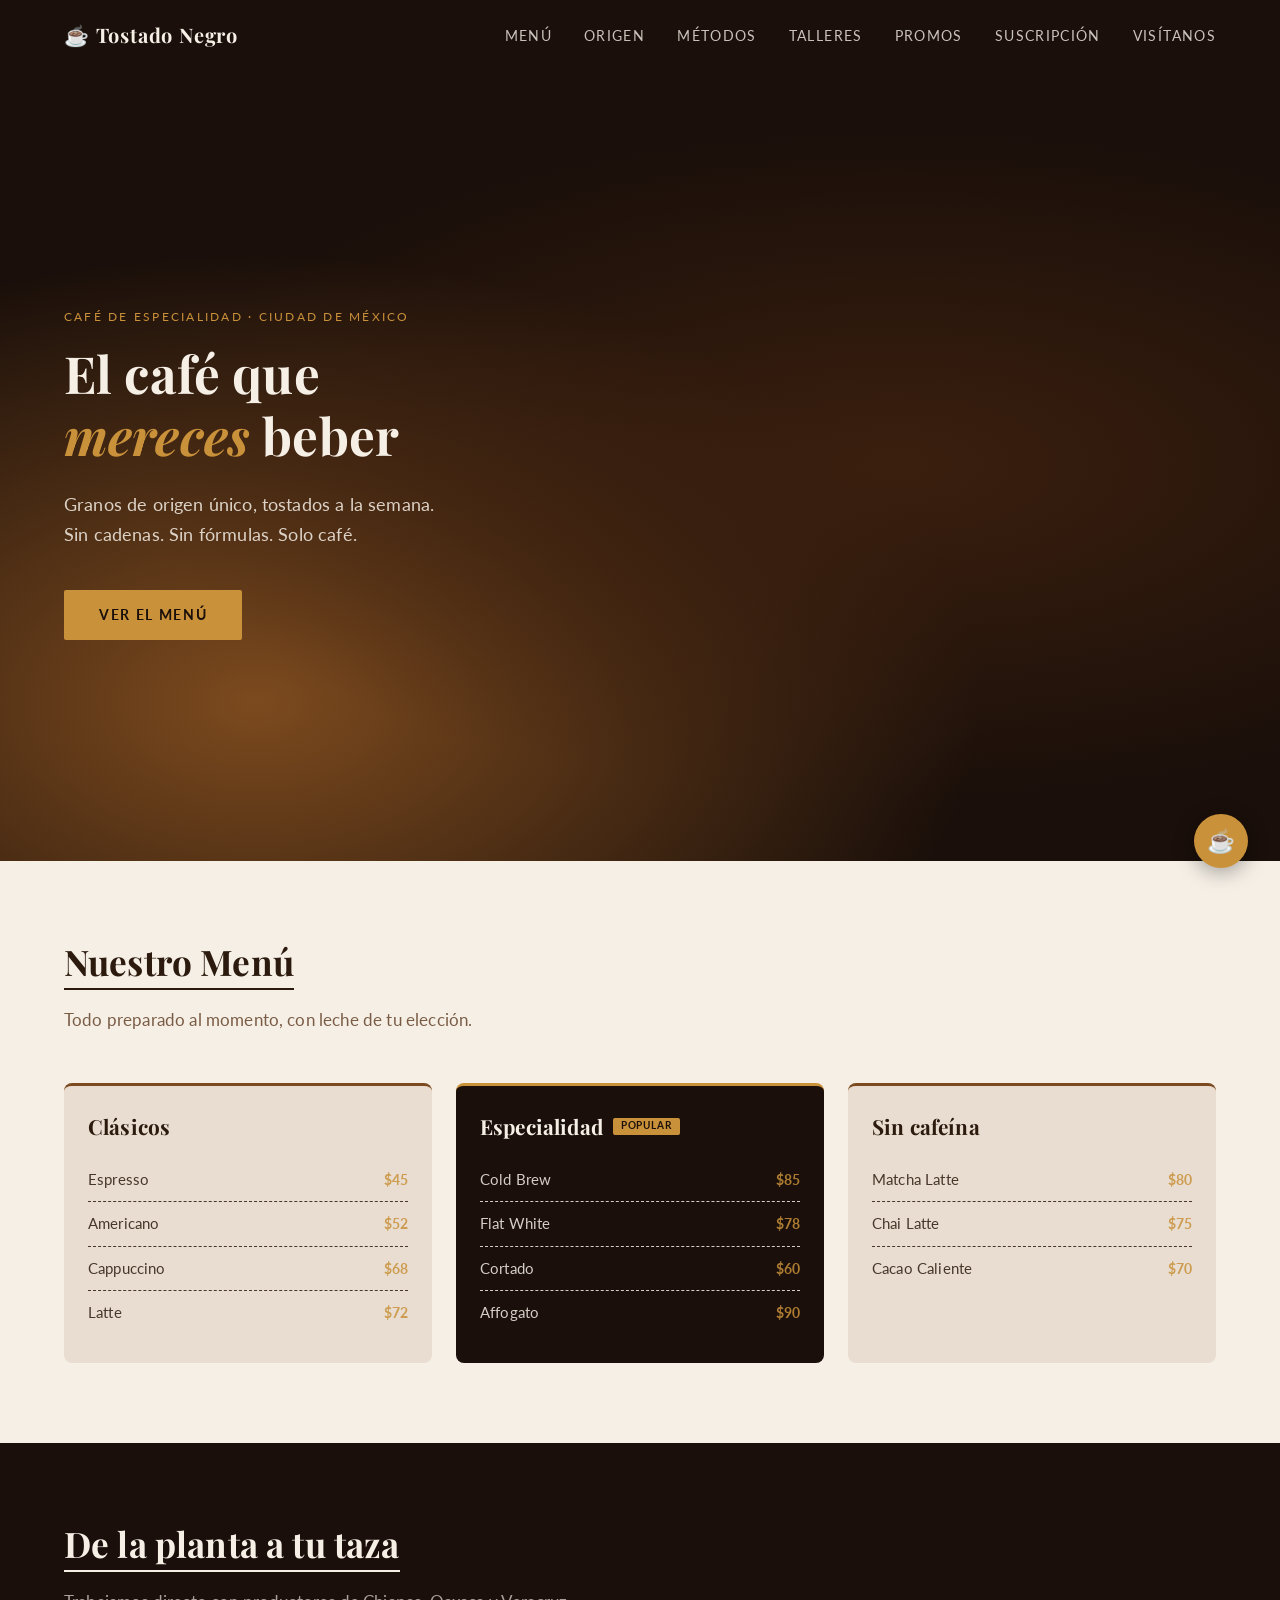
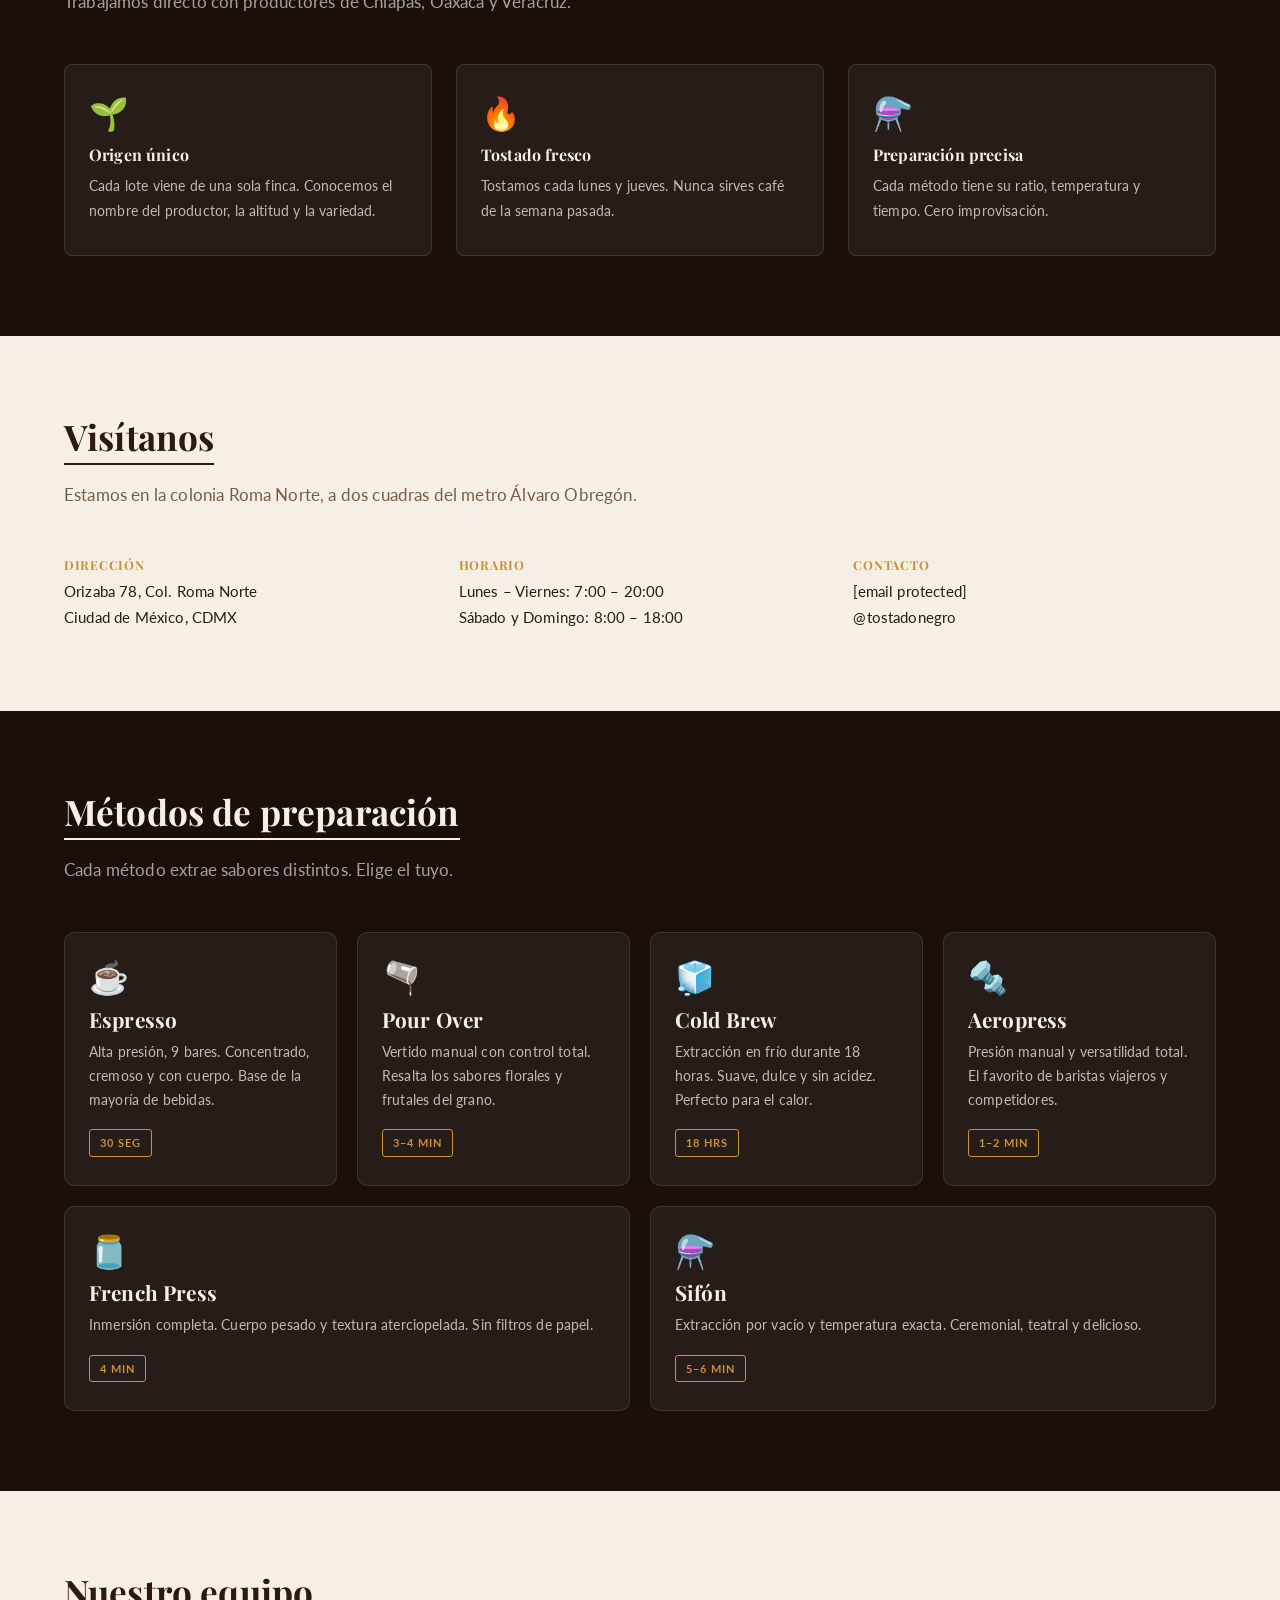
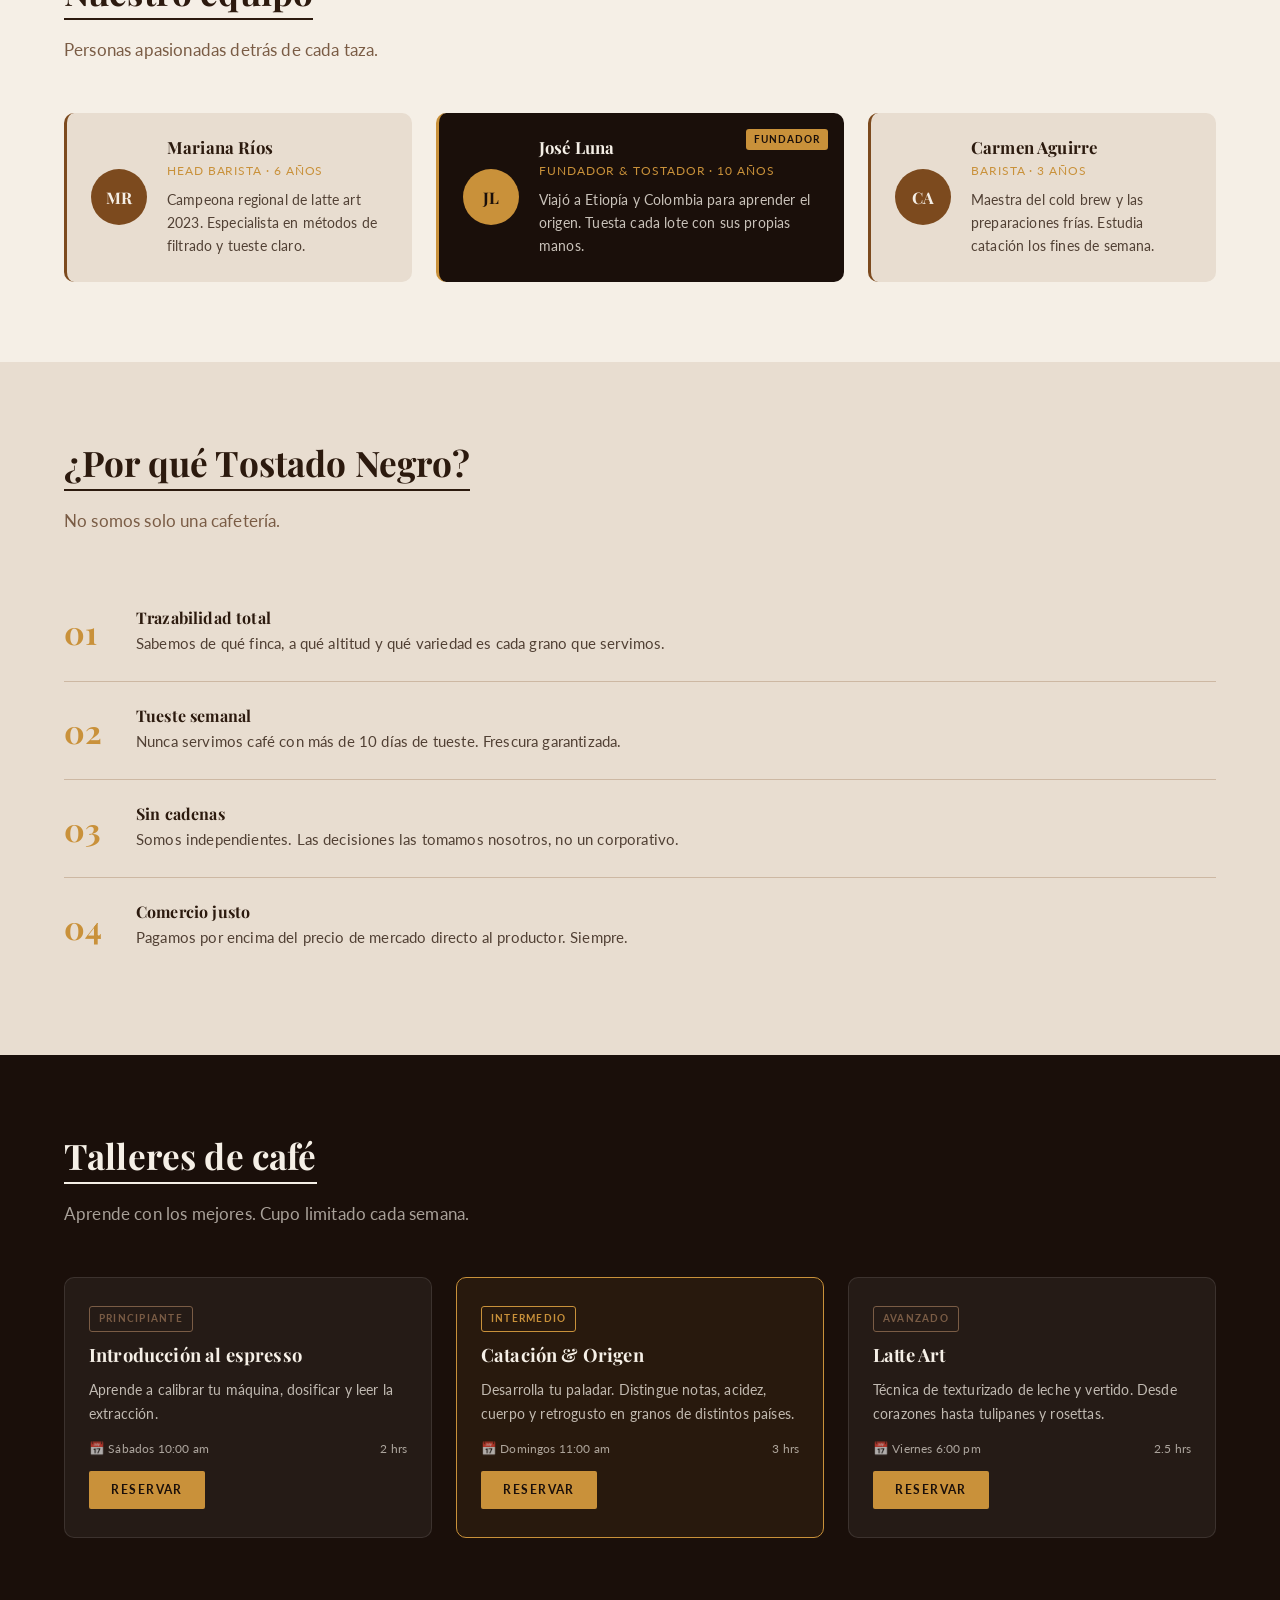
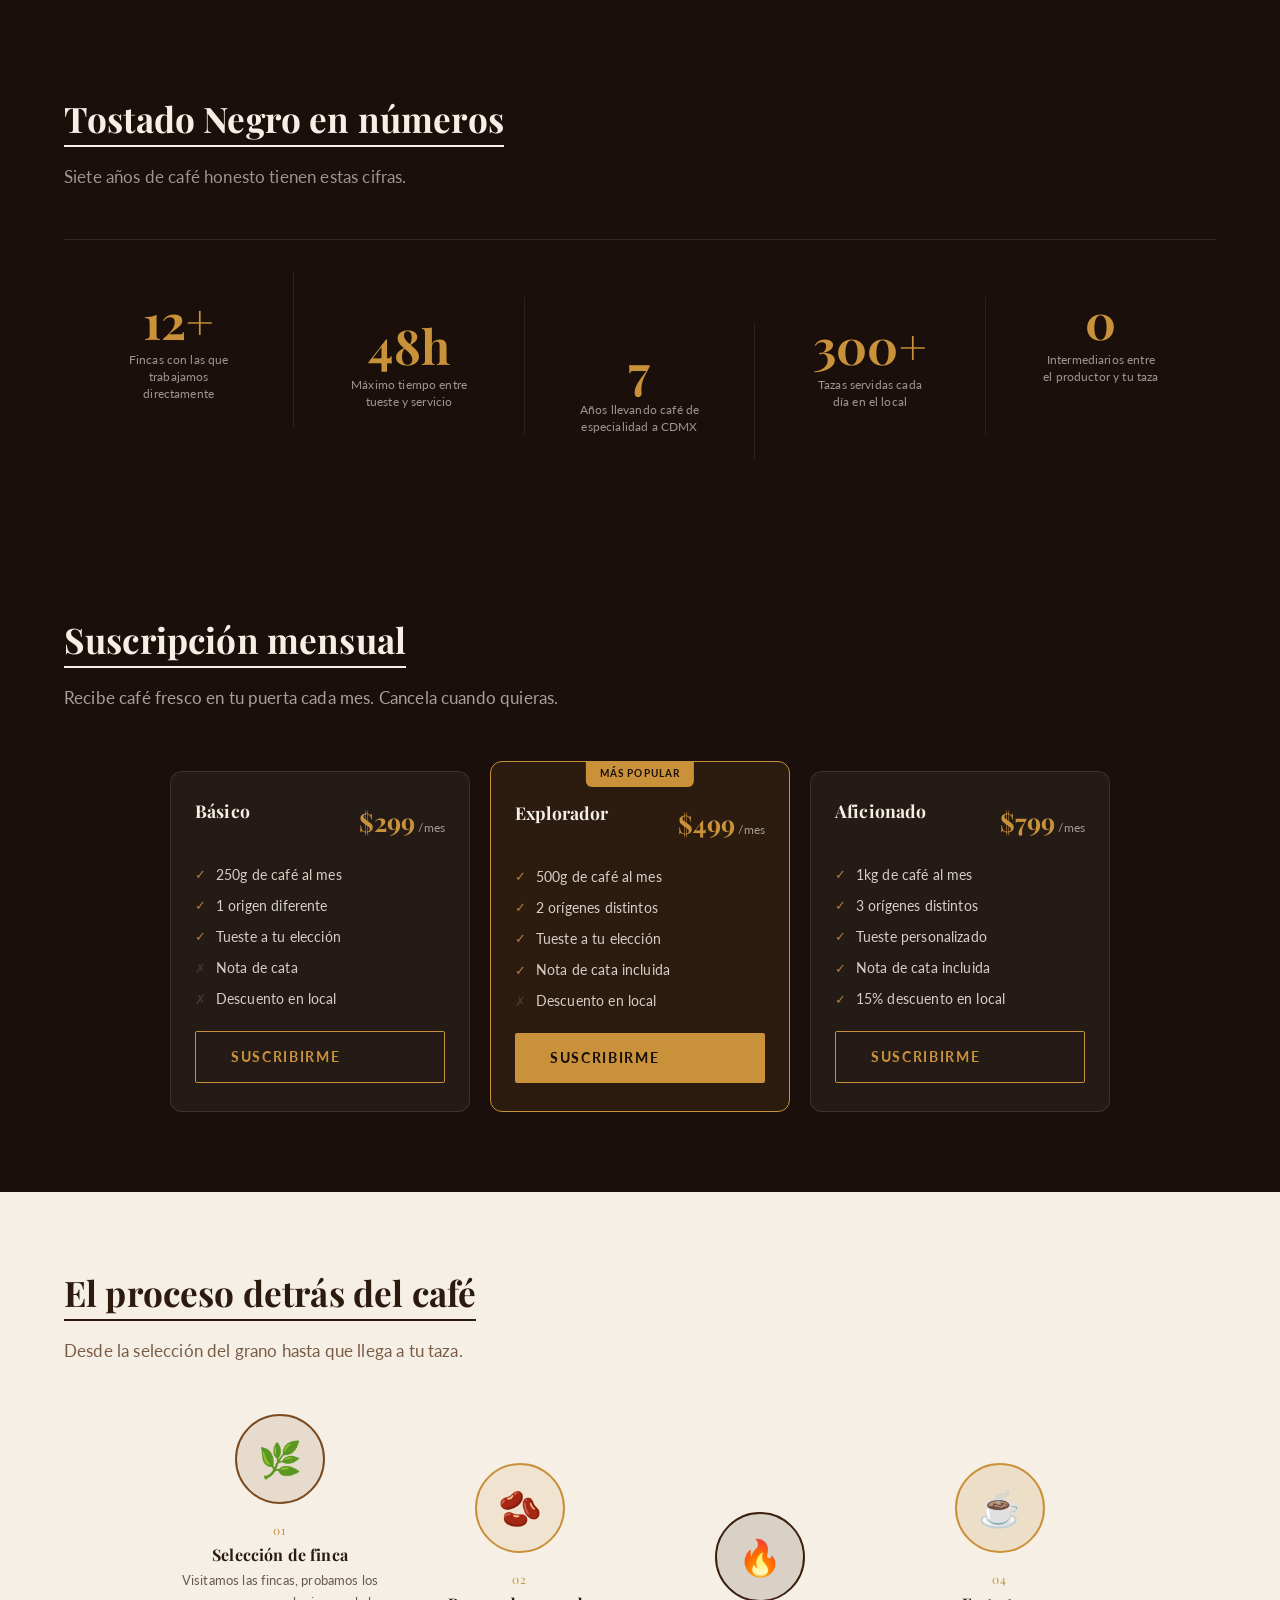
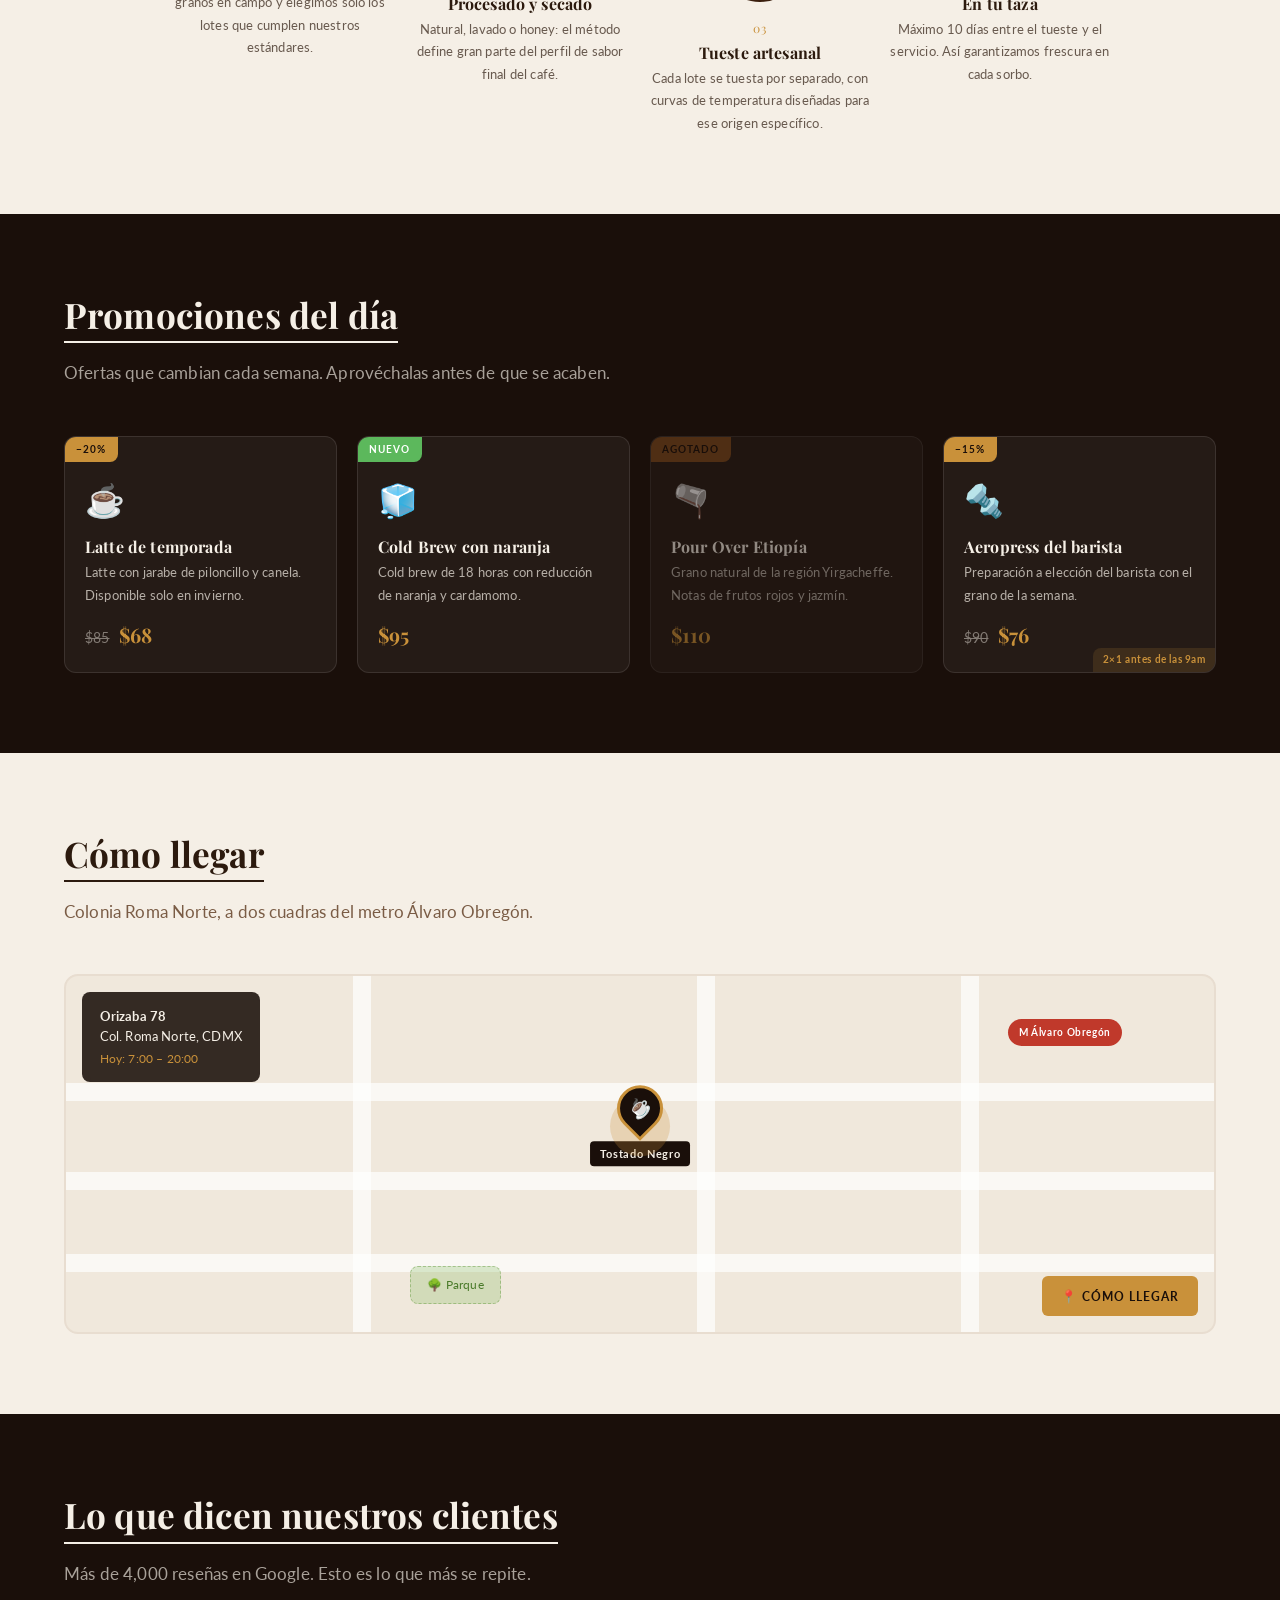
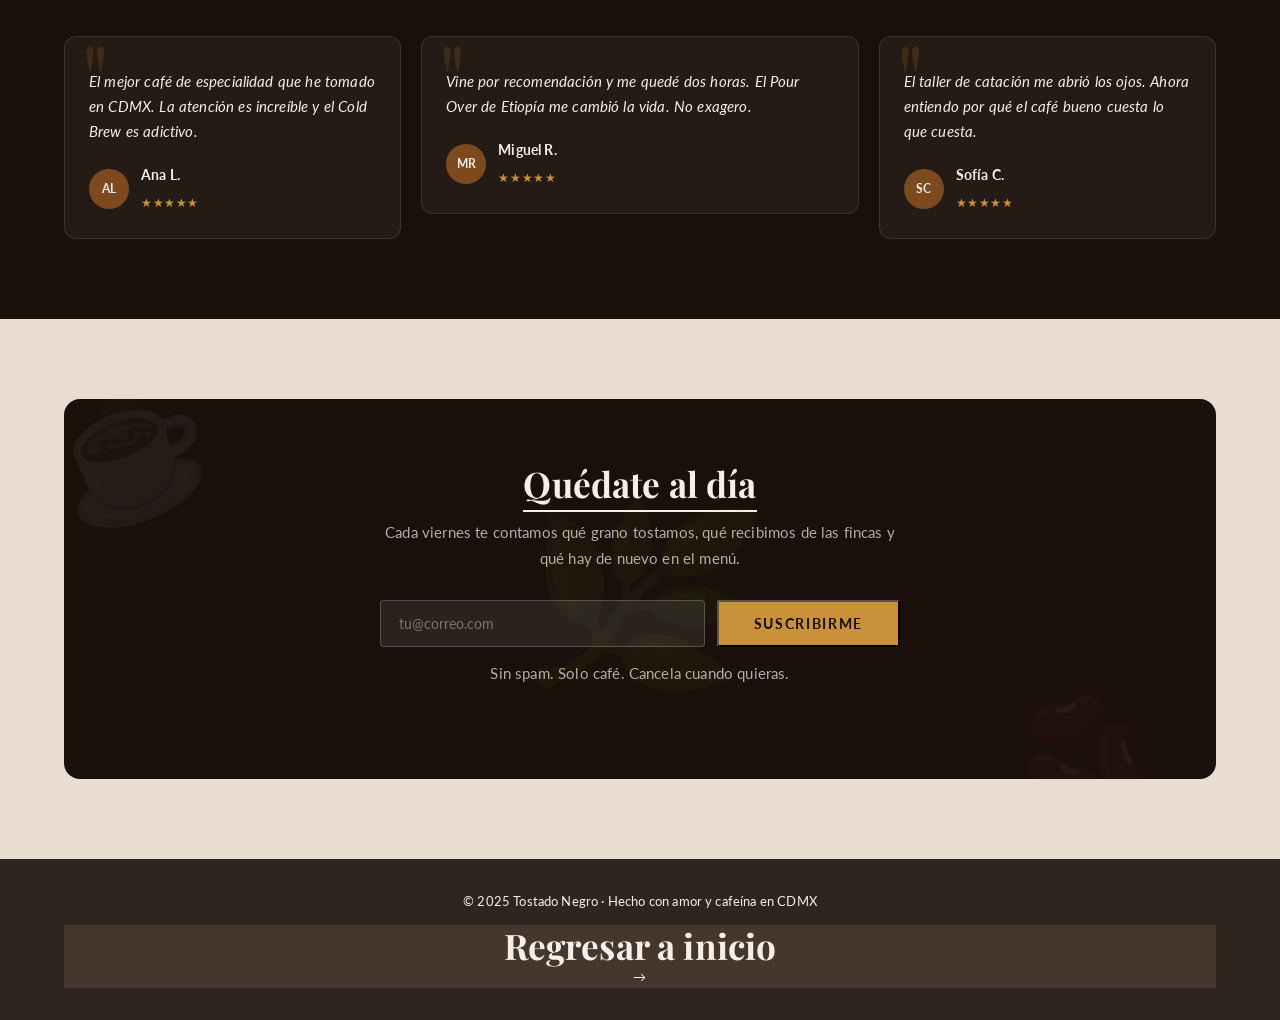
<file: practica6.html>
<!DOCTYPE html>
<html lang="es">
<head>
  <meta charset="UTF-8" />
  <meta name="viewport" content="width=device-width, initial-scale=1.0"/>
  <title>Tostado Negro · Café de Especialidad</title>
  <link rel="preconnect" href="https://fonts.googleapis.com"/>
  <link rel="preconnect" href="https://fonts.gstatic.com" crossorigin/>
  <link href="https://fonts.googleapis.com/css2?family=Playfair+Display:ital,wght@0,400;0,700;1,400&family=Lato:wght@300;400;700&display=swap" rel="stylesheet"/>
  <link rel="stylesheet" href="styles6.css"/>
</head>
<body>

  <!-- NAVBAR -->
  <nav class="navbar">
    <span class="logo">☕ Tostado Negro</span>
    <ul class="nav-links">
      <li><a href="#menu">Menú</a></li>
      <li><a href="#origen">Origen</a></li>
      <li><a href="#metodos">Métodos</a></li>
      <li><a href="#talleres">Talleres</a></li>
      <li><a href="#promociones">Promos</a></li>
      <li><a href="#suscripcion">Suscripción</a></li>
      <li><a href="#contacto">Visítanos</a></li>
    </ul>
  </nav>

  <!-- HERO -->
  <header class="hero">
    <div class="hero-content">
      <p class="hero-eyebrow">Café de especialidad · Ciudad de México</p>
      <h1>El café que<br/><em>mereces</em> beber</h1>
      <p class="hero-sub">Granos de origen único, tostados a la semana.<br/>Sin cadenas. Sin fórmulas. Solo café.</p>
      <a href="#menu" class="btn">Ver el menú</a>
    </div>
  </header>

  <!-- SECCIÓN: MENÚ -->
  <section id="menu" class="seccion">
    <h2>Nuestro Menú</h2>
    <p class="seccion-sub">Todo preparado al momento, con leche de tu elección.</p>

    <div class="categorias">

      <div class="categoria">
        <h3>Clásicos</h3>
        <ul class="lista-cafe">
          <li>
            <span class="nombre-bebida">Espresso</span>
            <span class="precio">$45</span>
          </li>
          <li>
            <span class="nombre-bebida">Americano</span>
            <span class="precio">$52</span>
          </li>
          <li>
            <span class="nombre-bebida">Cappuccino</span>
            <span class="precio">$68</span>
          </li>
          <li>
            <span class="nombre-bebida">Latte</span>
            <span class="precio">$72</span>
          </li>
        </ul>
      </div>

      <div class="categoria destacada">
        <h3>Especialidad <span class="badge">Popular</span></h3>
        <ul class="lista-cafe">
          <li>
            <span class="nombre-bebida">Cold Brew</span>
            <span class="precio">$85</span>
          </li>
          <li>
            <span class="nombre-bebida">Flat White</span>
            <span class="precio">$78</span>
          </li>
          <li>
            <span class="nombre-bebida">Cortado</span>
            <span class="precio">$60</span>
          </li>
          <li>
            <span class="nombre-bebida">Affogato</span>
            <span class="precio">$90</span>
          </li>
        </ul>
      </div>

      <div class="categoria">
        <h3>Sin cafeína</h3>
        <ul class="lista-cafe">
          <li>
            <span class="nombre-bebida">Matcha Latte</span>
            <span class="precio">$80</span>
          </li>
          <li>
            <span class="nombre-bebida">Chai Latte</span>
            <span class="precio">$75</span>
          </li>
          <li>
            <span class="nombre-bebida">Cacao Caliente</span>
            <span class="precio">$70</span>
          </li>
        </ul>
      </div>

    </div>
  </section>

  <!-- SECCIÓN: ORIGEN -->
  <section id="origen" class="seccion oscura">
    <h2>De la planta a tu taza</h2>
    <p class="seccion-sub">Trabajamos directo con productores de Chiapas, Oaxaca y Veracruz.</p>

    <div class="origen-grid">
      <article class="origen-card">
        <div class="origen-icono">🌱</div>
        <h4>Origen único</h4>
        <p>Cada lote viene de una sola finca. Conocemos el nombre del productor, la altitud y la variedad.</p>
      </article>
      <article class="origen-card">
        <div class="origen-icono">🔥</div>
        <h4>Tostado fresco</h4>
        <p>Tostamos cada lunes y jueves. Nunca sirves café de la semana pasada.</p>
      </article>
      <article class="origen-card">
        <div class="origen-icono">⚗️</div>
        <h4>Preparación precisa</h4>
        <p>Cada método tiene su ratio, temperatura y tiempo. Cero improvisación.</p>
      </article>
    </div>
  </section>

  <!-- SECCIÓN: CONTACTO -->
  <section id="contacto" class="seccion">
    <h2>Visítanos</h2>
    <p class="seccion-sub">Estamos en la colonia Roma Norte, a dos cuadras del metro Álvaro Obregón.</p>

    <div class="info-contacto">
      <div class="info-bloque">
        <h4>Dirección</h4>
        <p>Orizaba 78, Col. Roma Norte<br/>Ciudad de México, CDMX</p>
      </div>
      <div class="info-bloque">
        <h4>Horario</h4>
        <p>Lunes – Viernes: 7:00 – 20:00<br/>Sábado y Domingo: 8:00 – 18:00</p>
      </div>
      <div class="info-bloque">
        <h4>Contacto</h4>
        <p><a href="/cdn-cgi/l/email-protection" class="__cf_email__" data-cfemail="0d6562616c4d79627e796c696263686a7f62236075">[email&#160;protected]</a><br/>@tostadonegro</p>
      </div>
    </div>
  </section>

  <!-- SECCIÓN: MÉTODOS DE PREPARACIÓN (flex-direction, flex-wrap, gap) -->
  <section id="metodos" class="seccion oscura">
    <h2>Métodos de preparación</h2>
    <p class="seccion-sub">Cada método extrae sabores distintos. Elige el tuyo.</p>

    <div class="metodos-flex">
      <div class="metodo-card">
        <span class="metodo-icono">☕</span>
        <h3>Espresso</h3>
        <p>Alta presión, 9 bares. Concentrado, cremoso y con cuerpo. Base de la mayoría de bebidas.</p>
        <span class="metodo-tag">30 seg</span>
      </div>
      <div class="metodo-card">
        <span class="metodo-icono">🫗</span>
        <h3>Pour Over</h3>
        <p>Vertido manual con control total. Resalta los sabores florales y frutales del grano.</p>
        <span class="metodo-tag">3–4 min</span>
      </div>
      <div class="metodo-card">
        <span class="metodo-icono">🧊</span>
        <h3>Cold Brew</h3>
        <p>Extracción en frío durante 18 horas. Suave, dulce y sin acidez. Perfecto para el calor.</p>
        <span class="metodo-tag">18 hrs</span>
      </div>
      <div class="metodo-card">
        <span class="metodo-icono">🔩</span>
        <h3>Aeropress</h3>
        <p>Presión manual y versatilidad total. El favorito de baristas viajeros y competidores.</p>
        <span class="metodo-tag">1–2 min</span>
      </div>
      <div class="metodo-card">
        <span class="metodo-icono">🫙</span>
        <h3>French Press</h3>
        <p>Inmersión completa. Cuerpo pesado y textura aterciopelada. Sin filtros de papel.</p>
        <span class="metodo-tag">4 min</span>
      </div>
      <div class="metodo-card">
        <span class="metodo-icono">⚗️</span>
        <h3>Sifón</h3>
        <p>Extracción por vacío y temperatura exacta. Ceremonial, teatral y delicioso.</p>
        <span class="metodo-tag">5–6 min</span>
      </div>
    </div>
  </section>

  <!-- SECCIÓN: BARISTAS (flex con align-items, justify-content y order) -->
  <section id="equipo" class="seccion">
    <h2>Nuestro equipo</h2>
    <p class="seccion-sub">Personas apasionadas detrás de cada taza.</p>

    <div class="equipo-flex">

      <article class="barista-card">
        <div class="barista-avatar">MR</div>
        <div class="barista-info">
          <h3>Mariana Ríos</h3>
          <span class="barista-rol">Head Barista · 6 años</span>
          <p>Campeona regional de latte art 2023. Especialista en métodos de filtrado y tueste claro.</p>
        </div>
      </article>

      <article class="barista-card destacado-equipo">
        <div class="barista-avatar dorado">JL</div>
        <div class="barista-info">
          <h3>José Luna</h3>
          <span class="barista-rol">Fundador & Tostador · 10 años</span>
          <p>Viajó a Etiopía y Colombia para aprender el origen. Tuesta cada lote con sus propias manos.</p>
        </div>
        <span class="barista-badge">Fundador</span>
      </article>

      <article class="barista-card">
        <div class="barista-avatar">CA</div>
        <div class="barista-info">
          <h3>Carmen Aguirre</h3>
          <span class="barista-rol">Barista · 3 años</span>
          <p>Maestra del cold brew y las preparaciones frías. Estudia catación los fines de semana.</p>
        </div>
      </article>

    </div>
  </section>

  <!-- SECCIÓN: BENEFICIOS (flex row vs column con flex-direction) -->
  <section class="seccion beneficios-seccion">
    <h2>¿Por qué Tostado Negro?</h2>
    <p class="seccion-sub">No somos solo una cafetería.</p>

    <div class="beneficios-flex">
      <div class="beneficio-item">
        <div class="beneficio-numero">01</div>
        <div class="beneficio-texto">
          <h4>Trazabilidad total</h4>
          <p>Sabemos de qué finca, a qué altitud y qué variedad es cada grano que servimos.</p>
        </div>
      </div>
      <div class="beneficio-item">
        <div class="beneficio-numero">02</div>
        <div class="beneficio-texto">
          <h4>Tueste semanal</h4>
          <p>Nunca servimos café con más de 10 días de tueste. Frescura garantizada.</p>
        </div>
      </div>
      <div class="beneficio-item">
        <div class="beneficio-numero">03</div>
        <div class="beneficio-texto">
          <h4>Sin cadenas</h4>
          <p>Somos independientes. Las decisiones las tomamos nosotros, no un corporativo.</p>
        </div>
      </div>
      <div class="beneficio-item">
        <div class="beneficio-numero">04</div>
        <div class="beneficio-texto">
          <h4>Comercio justo</h4>
          <p>Pagamos por encima del precio de mercado directo al productor. Siempre.</p>
        </div>
      </div>
    </div>
  </section>

  <!-- SECCIÓN: TALLERES — justify-content en sus variantes -->
  <section id="talleres" class="seccion oscura">
    <h2>Talleres de café</h2>
    <p class="seccion-sub">Aprende con los mejores. Cupo limitado cada semana.</p>

    <div class="talleres-fila">
      <article class="taller-card">
        <span class="taller-nivel">Principiante</span>
        <h3>Introducción al espresso</h3>
        <p>Aprende a calibrar tu máquina, dosificar y leer la extracción.</p>
        <div class="taller-meta">
          <span>📅 Sábados 10:00 am</span>
          <span>2 hrs</span>
        </div>
        <a href="#contacto" class="btn btn-sm">Reservar</a>
      </article>

      <article class="taller-card taller-destacado">
        <span class="taller-nivel dorado">Intermedio</span>
        <h3>Catación &amp; Origen</h3>
        <p>Desarrolla tu paladar. Distingue notas, acidez, cuerpo y retrogusto en granos de distintos países.</p>
        <div class="taller-meta">
          <span>📅 Domingos 11:00 am</span>
          <span>3 hrs</span>
        </div>
        <a href="#contacto" class="btn btn-sm">Reservar</a>
      </article>

      <article class="taller-card">
        <span class="taller-nivel">Avanzado</span>
        <h3>Latte Art</h3>
        <p>Técnica de texturizado de leche y vertido. Desde corazones hasta tulipanes y rosettas.</p>
        <div class="taller-meta">
          <span>📅 Viernes 6:00 pm</span>
          <span>2.5 hrs</span>
        </div>
        <a href="#contacto" class="btn btn-sm">Reservar</a>
      </article>
    </div>
  </section>

  <!-- SECCIÓN: ESTADÍSTICAS — align-items con align-self por item -->
  <section id="stats" class="seccion stats-seccion">
    <h2>Tostado Negro en números</h2>
    <p class="seccion-sub">Siete años de café honesto tienen estas cifras.</p>

    <div class="stats-flex">
      <div class="stat-item stat-top">
        <span class="stat-numero">12+</span>
        <span class="stat-label">Fincas con las que trabajamos directamente</span>
      </div>
      <div class="stat-item stat-center">
        <span class="stat-numero">48h</span>
        <span class="stat-label">Máximo tiempo entre tueste y servicio</span>
      </div>
      <div class="stat-item stat-bottom">
        <span class="stat-numero">7</span>
        <span class="stat-label">Años llevando café de especialidad a CDMX</span>
      </div>
      <div class="stat-item stat-center">
        <span class="stat-numero">300+</span>
        <span class="stat-label">Tazas servidas cada día en el local</span>
      </div>
      <div class="stat-item stat-top">
        <span class="stat-numero">0</span>
        <span class="stat-label">Intermediarios entre el productor y tu taza</span>
      </div>
    </div>
  </section>

  <!-- SECCIÓN: PLANES — place-content, align-content -->
  <section id="suscripcion" class="seccion oscura">
    <h2>Suscripción mensual</h2>
    <p class="seccion-sub">Recibe café fresco en tu puerta cada mes. Cancela cuando quieras.</p>

    <div class="planes-flex">
      <div class="plan-card">
        <div class="plan-header">
          <h3>Básico</h3>
          <div class="plan-precio">
            <span class="plan-monto">$299</span>
            <span class="plan-periodo">/mes</span>
          </div>
        </div>
        <ul class="plan-lista">
          <li><span class="check">✓</span> 250g de café al mes</li>
          <li><span class="check">✓</span> 1 origen diferente</li>
          <li><span class="check">✓</span> Tueste a tu elección</li>
          <li><span class="check muted">✗</span> Nota de cata</li>
          <li><span class="check muted">✗</span> Descuento en local</li>
        </ul>
        <a href="#contacto" class="btn btn-outline">Suscribirme</a>
      </div>

      <div class="plan-card plan-popular">
        <span class="plan-badge">Más popular</span>
        <div class="plan-header">
          <h3>Explorador</h3>
          <div class="plan-precio">
            <span class="plan-monto">$499</span>
            <span class="plan-periodo">/mes</span>
          </div>
        </div>
        <ul class="plan-lista">
          <li><span class="check">✓</span> 500g de café al mes</li>
          <li><span class="check">✓</span> 2 orígenes distintos</li>
          <li><span class="check">✓</span> Tueste a tu elección</li>
          <li><span class="check">✓</span> Nota de cata incluida</li>
          <li><span class="check muted">✗</span> Descuento en local</li>
        </ul>
        <a href="#contacto" class="btn">Suscribirme</a>
      </div>

      <div class="plan-card">
        <div class="plan-header">
          <h3>Aficionado</h3>
          <div class="plan-precio">
            <span class="plan-monto">$799</span>
            <span class="plan-periodo">/mes</span>
          </div>
        </div>
        <ul class="plan-lista">
          <li><span class="check">✓</span> 1kg de café al mes</li>
          <li><span class="check">✓</span> 3 orígenes distintos</li>
          <li><span class="check">✓</span> Tueste personalizado</li>
          <li><span class="check">✓</span> Nota de cata incluida</li>
          <li><span class="check">✓</span> 15% descuento en local</li>
        </ul>
        <a href="#contacto" class="btn btn-outline">Suscribirme</a>
      </div>
    </div>
  </section>

  <!-- SECCIÓN: PROCESO — align-self por item individual -->
  <section id="proceso" class="seccion">
    <h2>El proceso detrás del café</h2>
    <p class="seccion-sub">Desde la selección del grano hasta que llega a tu taza.</p>

    <div class="proceso-flex">
      <div class="proceso-item proceso-alto">
        <div class="proceso-foto proceso-foto-a">🌿</div>
        <div class="proceso-info">
          <span class="proceso-num">01</span>
          <h4>Selección de finca</h4>
          <p>Visitamos las fincas, probamos los granos en campo y elegimos solo los lotes que cumplen nuestros estándares.</p>
        </div>
      </div>

      <div class="proceso-item proceso-medio">
        <div class="proceso-foto proceso-foto-b">🫘</div>
        <div class="proceso-info">
          <span class="proceso-num">02</span>
          <h4>Procesado y secado</h4>
          <p>Natural, lavado o honey: el método define gran parte del perfil de sabor final del café.</p>
        </div>
      </div>

      <div class="proceso-item proceso-bajo">
        <div class="proceso-foto proceso-foto-c">🔥</div>
        <div class="proceso-info">
          <span class="proceso-num">03</span>
          <h4>Tueste artesanal</h4>
          <p>Cada lote se tuesta por separado, con curvas de temperatura diseñadas para ese origen específico.</p>
        </div>
      </div>

      <div class="proceso-item proceso-medio">
        <div class="proceso-foto proceso-foto-d">☕</div>
        <div class="proceso-info">
          <span class="proceso-num">04</span>
          <h4>En tu taza</h4>
          <p>Máximo 10 días entre el tueste y el servicio. Así garantizamos frescura en cada sorbo.</p>
        </div>
      </div>
    </div>
  </section>

  <!-- =====================================================
       SECCIÓN: PROMOCIONES DEL DÍA
       position: relative en el contenedor + position: absolute
       en las etiquetas de descuento. El padre relative crea el
       "contexto de posicionamiento" para los hijos absolutos.
       ===================================================== -->
  <section id="promociones" class="seccion oscura">
    <h2>Promociones del día</h2>
    <p class="seccion-sub">Ofertas que cambian cada semana. Aprovéchalas antes de que se acaben.</p>

    <div class="promos-grid">

      <!-- position: relative en .promo-card
           position: absolute en .promo-etiqueta, .promo-agotado -->
      <div class="promo-card">
        <span class="promo-etiqueta">−20%</span>
        <div class="promo-icono">☕</div>
        <div class="promo-body">
          <h3>Latte de temporada</h3>
          <p>Latte con jarabe de piloncillo y canela. Disponible solo en invierno.</p>
          <div class="promo-precios">
            <span class="promo-antes">$85</span>
            <span class="promo-ahora">$68</span>
          </div>
        </div>
      </div>

      <div class="promo-card">
        <span class="promo-etiqueta promo-nuevo">Nuevo</span>
        <div class="promo-icono">🧊</div>
        <div class="promo-body">
          <h3>Cold Brew con naranja</h3>
          <p>Cold brew de 18 horas con reducción de naranja y cardamomo.</p>
          <div class="promo-precios">
            <span class="promo-ahora">$95</span>
          </div>
        </div>
      </div>

      <div class="promo-card promo-agotada">
        <span class="promo-etiqueta promo-out">Agotado</span>
        <!-- position: absolute cubre toda la card con una capa semitransparente -->
        <div class="promo-overlay">Sin stock hoy</div>
        <div class="promo-icono">🫗</div>
        <div class="promo-body">
          <h3>Pour Over Etiopía</h3>
          <p>Grano natural de la región Yirgacheffe. Notas de frutos rojos y jazmín.</p>
          <div class="promo-precios">
            <span class="promo-ahora">$110</span>
          </div>
        </div>
      </div>

      <div class="promo-card">
        <span class="promo-etiqueta">−15%</span>
        <!-- position: absolute en la esquina inferior derecha -->
        <span class="promo-corner-tag">2×1 antes de las 9am</span>
        <div class="promo-icono">🔩</div>
        <div class="promo-body">
          <h3>Aeropress del barista</h3>
          <p>Preparación a elección del barista con el grano de la semana.</p>
          <div class="promo-precios">
            <span class="promo-antes">$90</span>
            <span class="promo-ahora">$76</span>
          </div>
        </div>
      </div>

    </div>
  </section>

  <!-- =====================================================
       SECCIÓN: MAPA DEL LOCAL
       position: relative en el contenedor del mapa.
       position: absolute en el pin, la leyenda flotante
       y el botón de dirección superpuesto al "mapa".
       ===================================================== -->
  <section id="ubicacion" class="seccion">
    <h2>Cómo llegar</h2>
    <p class="seccion-sub">Colonia Roma Norte, a dos cuadras del metro Álvaro Obregón.</p>

    <div class="mapa-wrapper">
      <!-- Contenedor relative: todos los hijos absolute se posicionan aquí -->
      <div class="mapa-relativo">

        <!-- Fondo estilizado del "mapa" (static, flujo normal) -->
        <div class="mapa-fondo">
          <div class="mapa-calle mapa-calle-h" style="top:30%"></div>
          <div class="mapa-calle mapa-calle-h" style="top:55%"></div>
          <div class="mapa-calle mapa-calle-h" style="top:78%"></div>
          <div class="mapa-calle mapa-calle-v" style="left:25%"></div>
          <div class="mapa-calle mapa-calle-v" style="left:55%"></div>
          <div class="mapa-calle mapa-calle-v" style="left:78%"></div>
          <div class="mapa-parque">🌳 Parque</div>
          <div class="mapa-metro">M Álvaro Obregón</div>
        </div>

        <!-- PIN: position absolute dentro del relative -->
        <div class="mapa-pin">
          <div class="mapa-pin-icono">☕</div>
          <div class="mapa-pin-pulso"></div>
          <span class="mapa-pin-label">Tostado Negro</span>
        </div>

        <!-- LEYENDA FLOTANTE: position absolute esquina superior derecha -->
        <div class="mapa-leyenda">
          <p><strong>Orizaba 78</strong></p>
          <p>Col. Roma Norte, CDMX</p>
          <p class="mapa-leyenda-horario">Hoy: 7:00 – 20:00</p>
        </div>

        <!-- BOTÓN SUPERPUESTO: position absolute esquina inferior izquierda -->
        <a href="#contacto" class="mapa-btn-dir">
          📍 Cómo llegar
        </a>

      </div>
    </div>
  </section>

  <!-- =====================================================
       SECCIÓN: RESEÑAS CON CITA FLOTANTE
       position: relative en cada reseña-card.
       position: absolute en las comillas decorativas grandes
       que se superponen al texto sin afectar el flujo.
       ===================================================== -->
  <section id="resenas" class="seccion oscura">
    <h2>Lo que dicen nuestros clientes</h2>
    <p class="seccion-sub">Más de 4,000 reseñas en Google. Esto es lo que más se repite.</p>

    <div class="resenas-grid">

      <div class="resena-card">
        <!-- position: absolute → comilla decorativa, no ocupa espacio en el flujo -->
        <span class="resena-comilla">"</span>
        <p class="resena-texto">El mejor café de especialidad que he tomado en CDMX. La atención es increíble y el Cold Brew es adictivo.</p>
        <div class="resena-autor">
          <div class="resena-avatar">AL</div>
          <div>
            <strong>Ana L.</strong>
            <span class="resena-estrellas">★★★★★</span>
          </div>
        </div>
      </div>

      <div class="resena-card resena-grande">
        <span class="resena-comilla">"</span>
        <p class="resena-texto">Vine por recomendación y me quedé dos horas. El Pour Over de Etiopía me cambió la vida. No exagero.</p>
        <div class="resena-autor">
          <div class="resena-avatar">MR</div>
          <div>
            <strong>Miguel R.</strong>
            <span class="resena-estrellas">★★★★★</span>
          </div>
        </div>
      </div>

      <div class="resena-card">
        <span class="resena-comilla">"</span>
        <p class="resena-texto">El taller de catación me abrió los ojos. Ahora entiendo por qué el café bueno cuesta lo que cuesta.</p>
        <div class="resena-autor">
          <div class="resena-avatar">SC</div>
          <div>
            <strong>Sofía C.</strong>
            <span class="resena-estrellas">★★★★★</span>
          </div>
        </div>
      </div>

    </div>
  </section>

  <!-- =====================================================
       SECCIÓN: NEWSLETTER
       Usa position: relative en el contenedor principal
       para anclar elementos decorativos absolutos de fondo
       (círculos, manchas de café). El formulario en sí
       fluye normalmente (static).
       ===================================================== -->
  <section id="newsletter" class="seccion newsletter-seccion">
    <!-- position: relative → contexto para los adornos absolutos -->
    <div class="newsletter-wrapper">

      <!-- Adornos decorativos: position absolute, fuera del flujo -->
      <div class="nl-adorno nl-adorno-1">☕</div>
      <div class="nl-adorno nl-adorno-2">🫘</div>
      <div class="nl-adorno nl-adorno-3">🌿</div>

      <!-- Contenido estático normal (flujo de documento) -->
      <div class="newsletter-contenido">
        <h2>Quédate al día</h2>
        <p>Cada viernes te contamos qué grano tostamos, qué recibimos de las fincas y qué hay de nuevo en el menú.</p>
        <div class="newsletter-form">
          <input type="email" class="nl-input" placeholder="tu@correo.com" />
          <button class="btn">Suscribirme</button>
        </div>
        <p class="nl-aviso">Sin spam. Solo café. Cancela cuando quieras.</p>
      </div>

    </div>
  </section>

  <!-- BOTÓN FLOTANTE FIXED: position fixed → siempre visible
       independientemente del scroll. Anclado a la pantalla,
       no al documento. -->
  <a href="#menu" class="fab-menu" title="Ver menú">☕</a>

    <!-- FOOTER -->
    <footer class="footer">
        <p>© 2025 Tostado Negro · Hecho con amor y cafeína en CDMX</p>
        <div class="grid">
            <a href="index.html"class="card">
                <div class="card-body">
                <h2>Regresar a inicio</h2>
                </div>
                <div class="card-arrow">→</div>
            </a>
        </div>
    </footer>

</body>
</html>
</file>
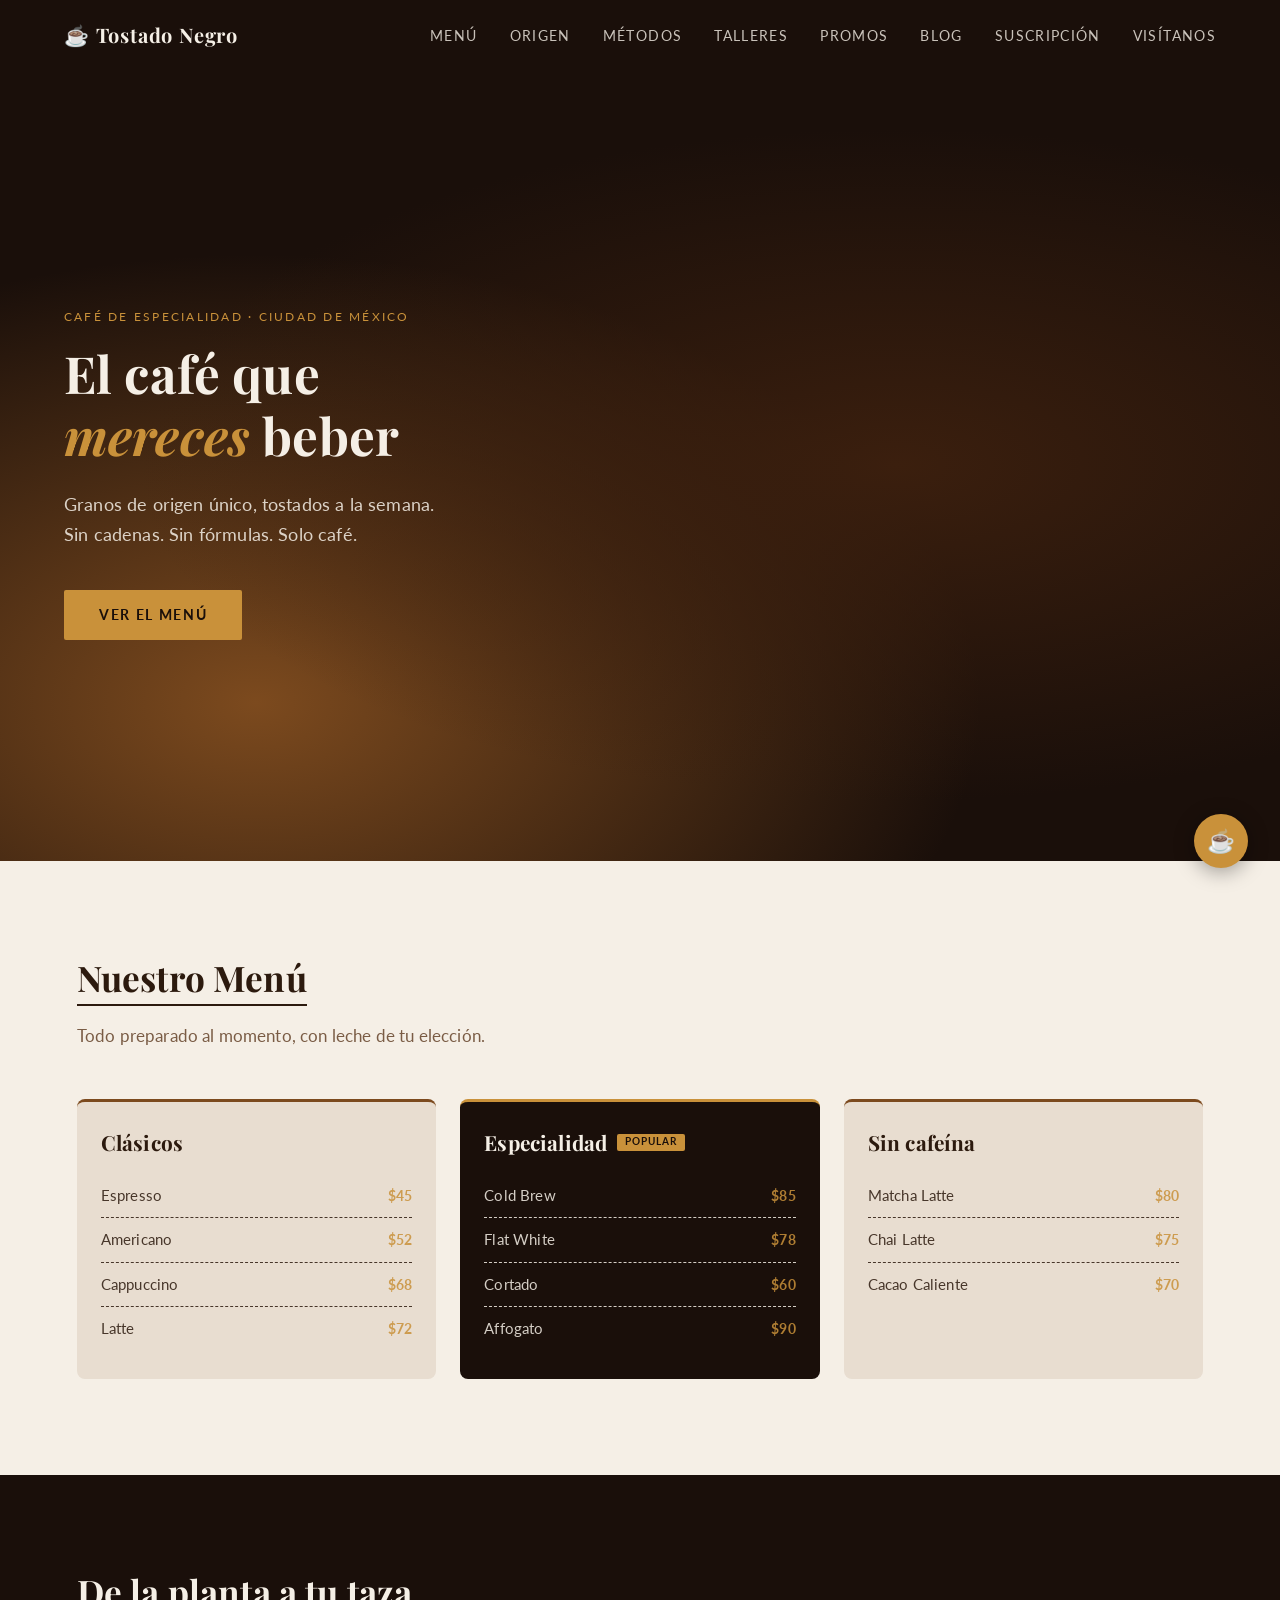
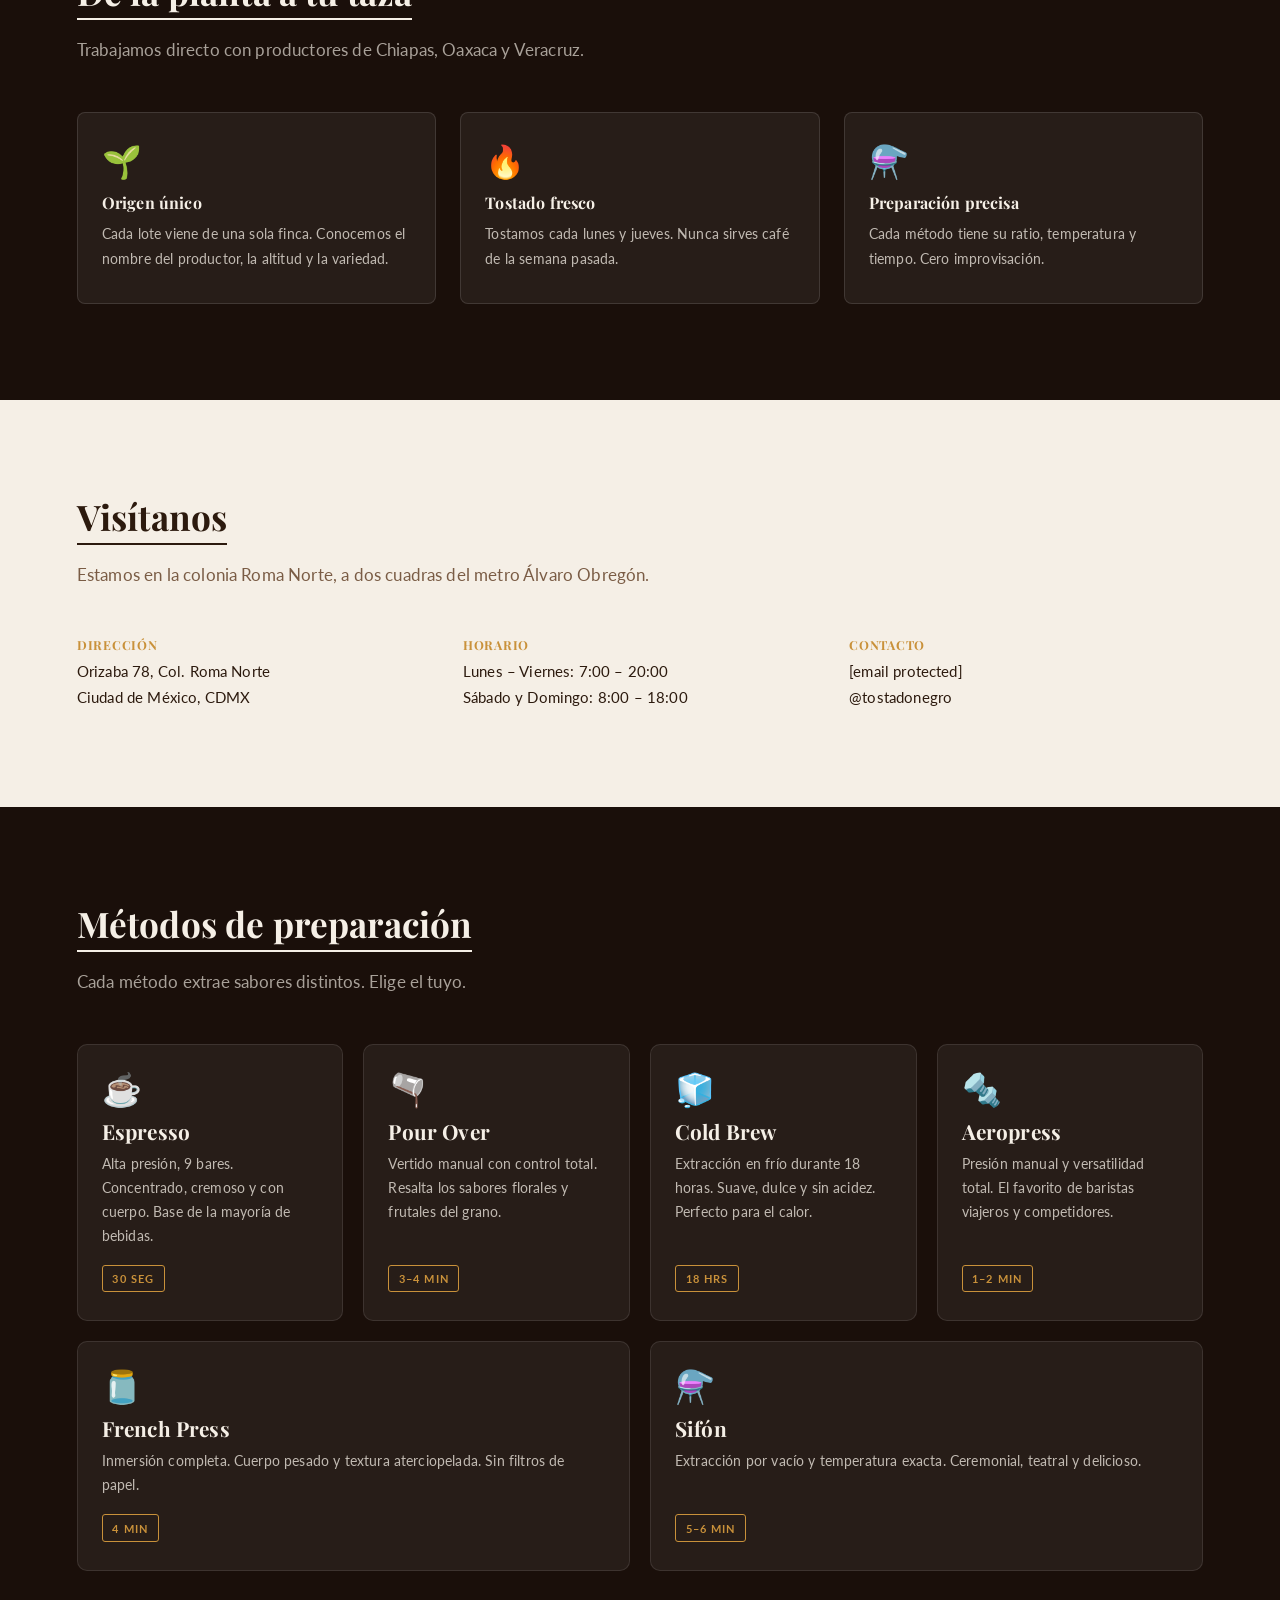
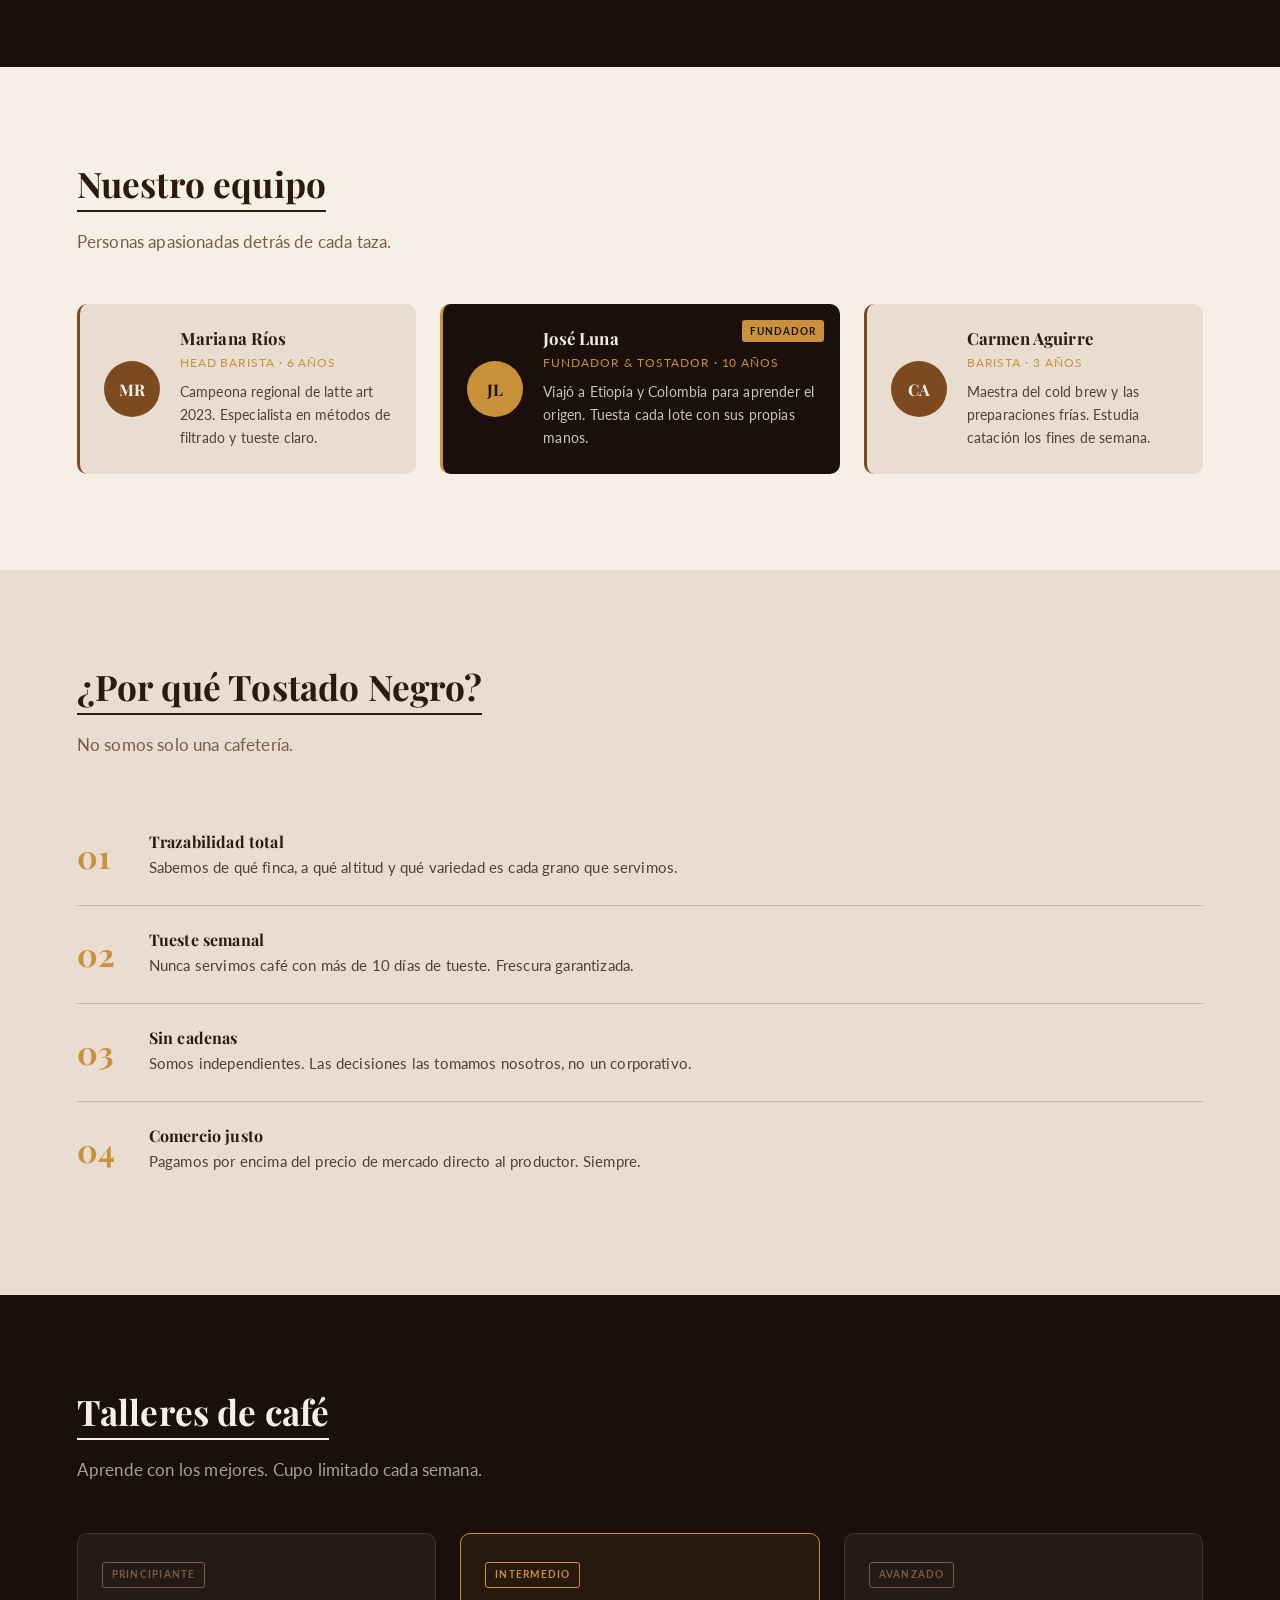
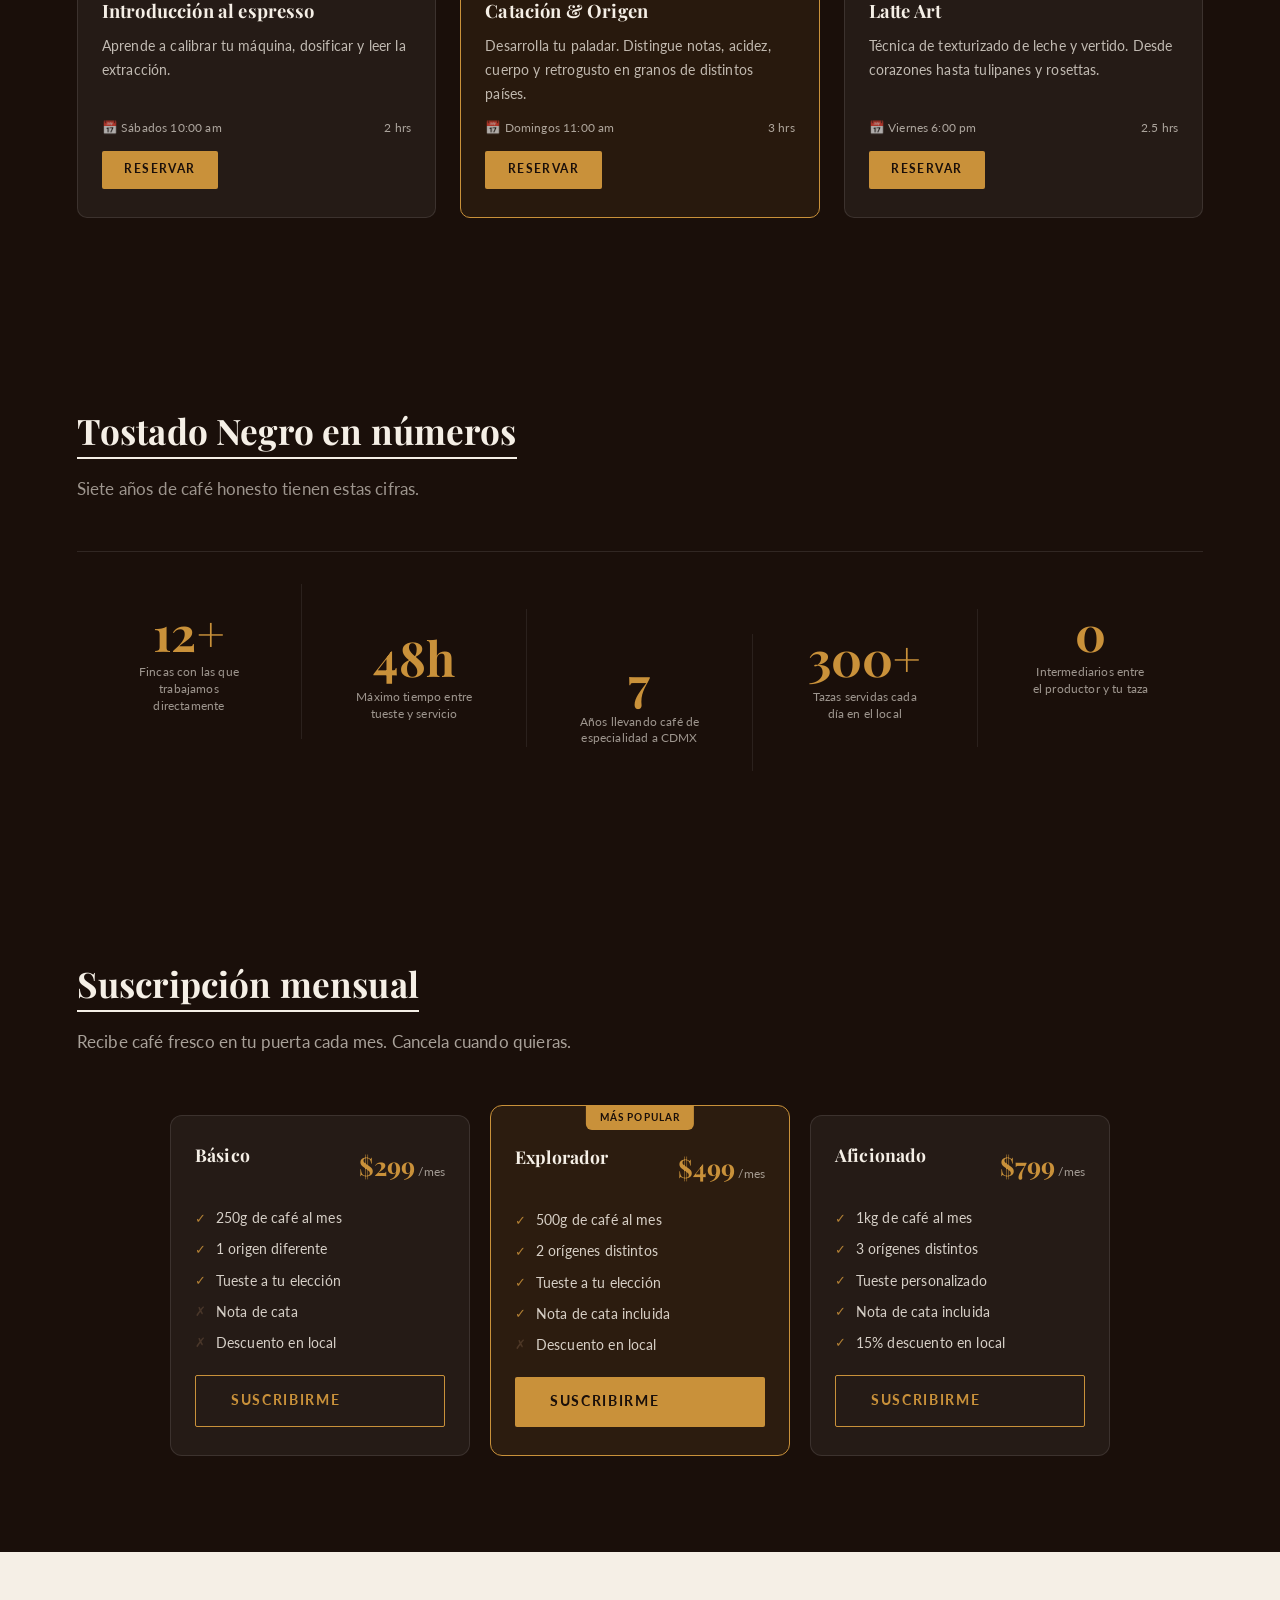
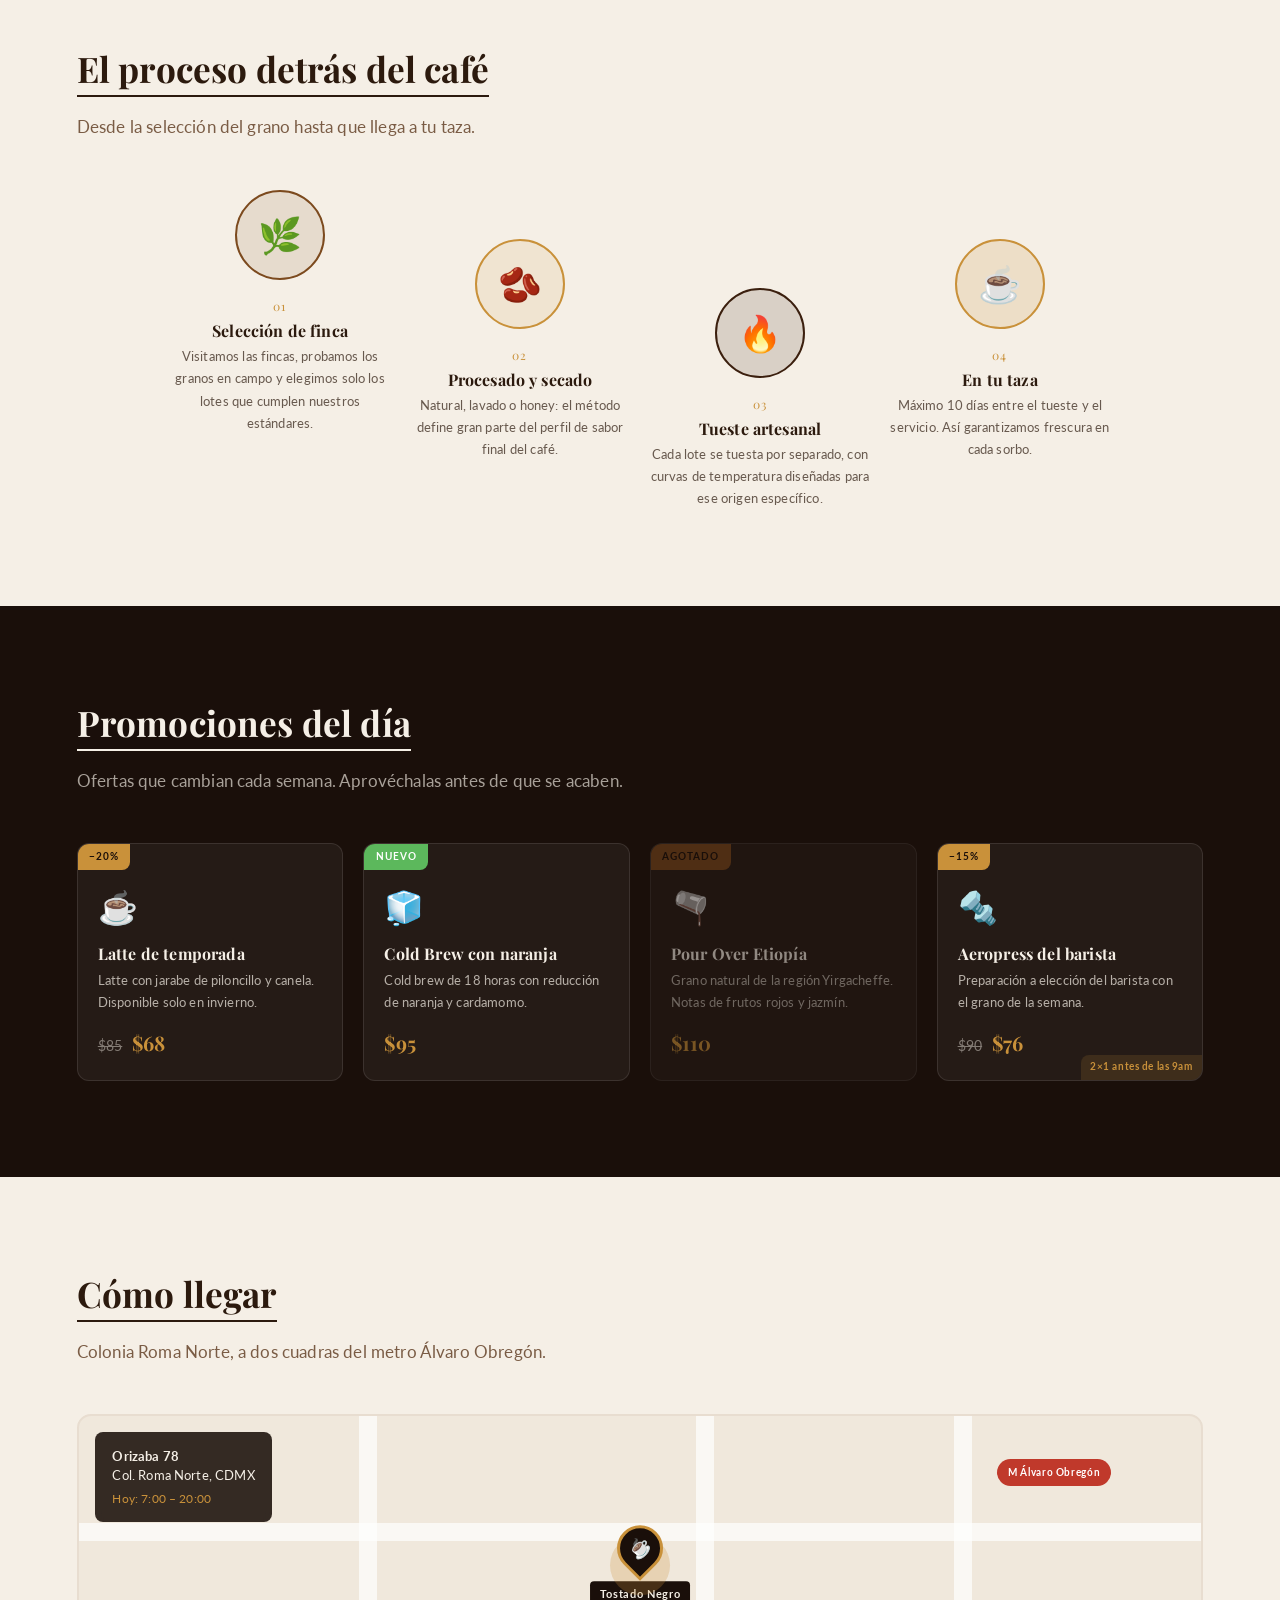
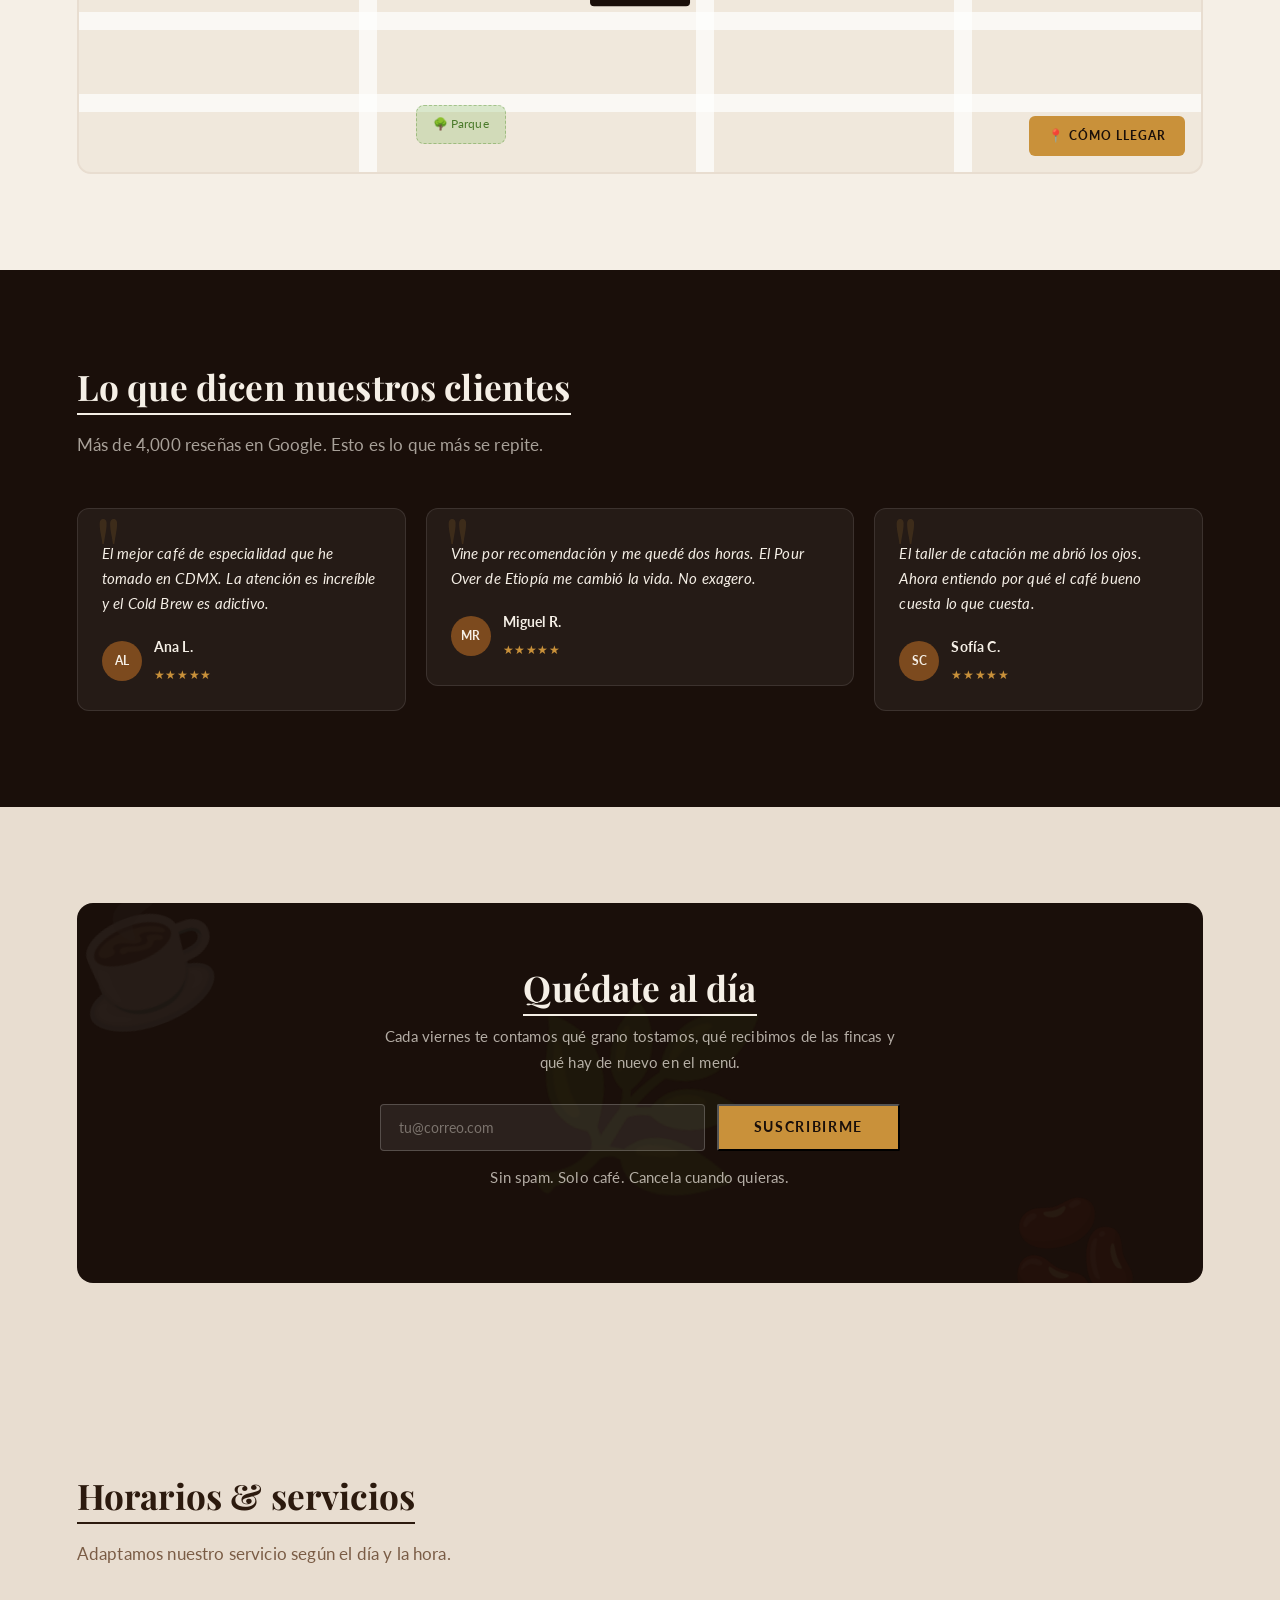
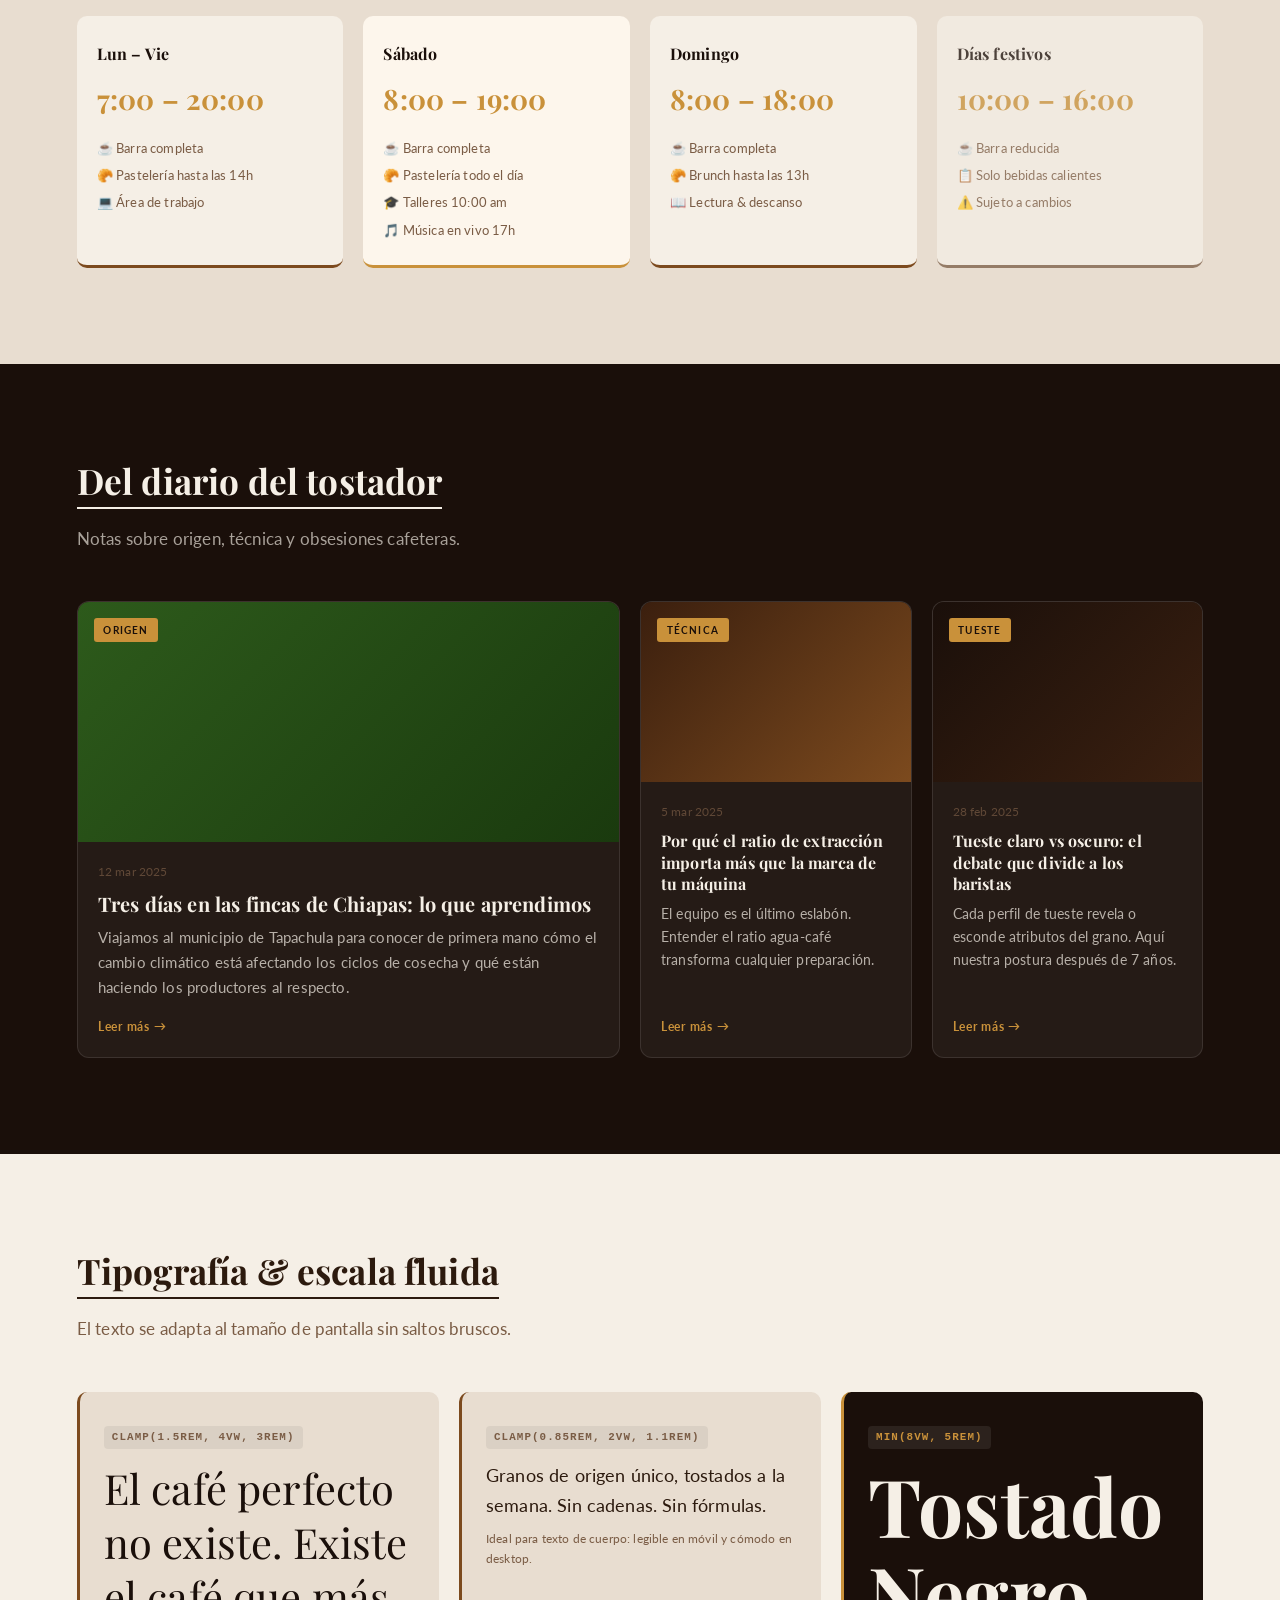
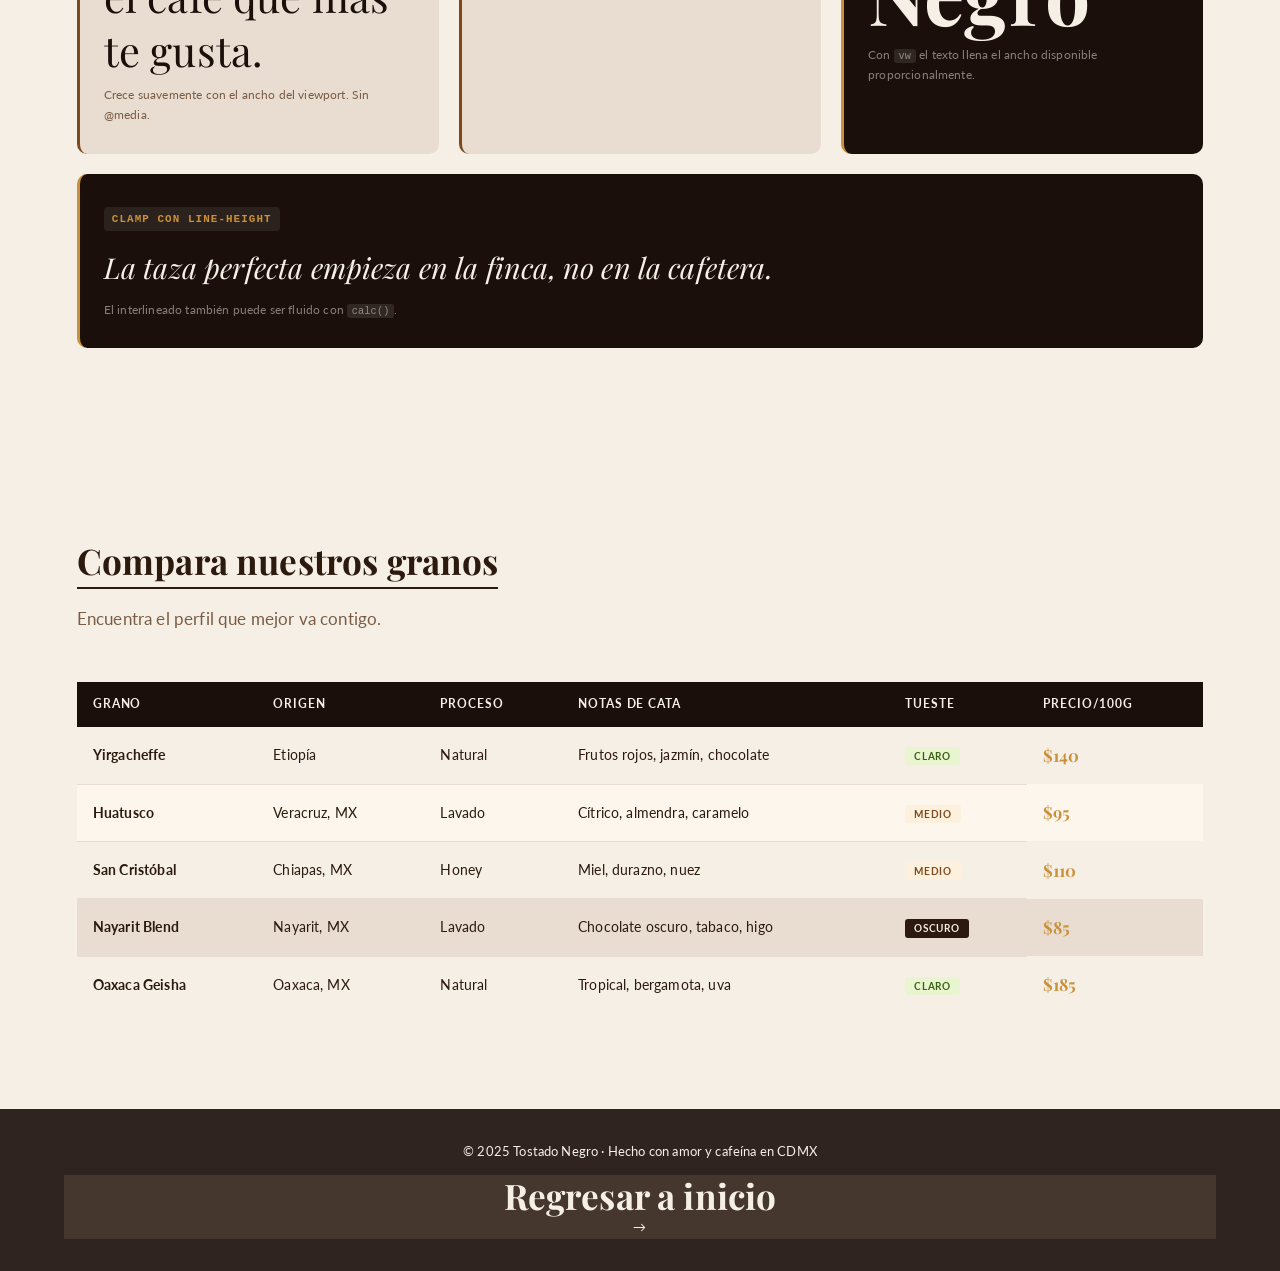
<file: practica7.html>
<!DOCTYPE html>
<html lang="es">
<head>
  <meta charset="UTF-8" />
  <meta name="viewport" content="width=device-width, initial-scale=1.0"/>
  <title>Tostado Negro · Café de Especialidad</title>
  <link rel="preconnect" href="https://fonts.googleapis.com"/>
  <link rel="preconnect" href="https://fonts.gstatic.com" crossorigin/>
  <link href="https://fonts.googleapis.com/css2?family=Playfair+Display:ital,wght@0,400;0,700;1,400&family=Lato:wght@300;400;700&display=swap" rel="stylesheet"/>
  <link rel="stylesheet" href="styles7.css"/>
</head>
<body>

  <!-- NAVBAR -->
  <nav class="navbar">
    <span class="logo">☕ Tostado Negro</span>
    <ul class="nav-links">
      <li><a href="#menu">Menú</a></li>
      <li><a href="#origen">Origen</a></li>
      <li><a href="#metodos">Métodos</a></li>
      <li><a href="#talleres">Talleres</a></li>
      <li><a href="#promociones">Promos</a></li>
      <li><a href="#blog">Blog</a></li>
      <li><a href="#suscripcion">Suscripción</a></li>
      <li><a href="#contacto">Visítanos</a></li>
    </ul>
  </nav>

  <!-- HERO -->
  <header class="hero">
    <div class="hero-content">
      <p class="hero-eyebrow">Café de especialidad · Ciudad de México</p>
      <h1>El café que<br/><em>mereces</em> beber</h1>
      <p class="hero-sub">Granos de origen único, tostados a la semana.<br/>Sin cadenas. Sin fórmulas. Solo café.</p>
      <a href="#menu" class="btn">Ver el menú</a>
    </div>
  </header>

  <!-- SECCIÓN: MENÚ -->
  <section id="menu" class="seccion">
    <h2>Nuestro Menú</h2>
    <p class="seccion-sub">Todo preparado al momento, con leche de tu elección.</p>

    <div class="categorias">

      <div class="categoria">
        <h3>Clásicos</h3>
        <ul class="lista-cafe">
          <li>
            <span class="nombre-bebida">Espresso</span>
            <span class="precio">$45</span>
          </li>
          <li>
            <span class="nombre-bebida">Americano</span>
            <span class="precio">$52</span>
          </li>
          <li>
            <span class="nombre-bebida">Cappuccino</span>
            <span class="precio">$68</span>
          </li>
          <li>
            <span class="nombre-bebida">Latte</span>
            <span class="precio">$72</span>
          </li>
        </ul>
      </div>

      <div class="categoria destacada">
        <h3>Especialidad <span class="badge">Popular</span></h3>
        <ul class="lista-cafe">
          <li>
            <span class="nombre-bebida">Cold Brew</span>
            <span class="precio">$85</span>
          </li>
          <li>
            <span class="nombre-bebida">Flat White</span>
            <span class="precio">$78</span>
          </li>
          <li>
            <span class="nombre-bebida">Cortado</span>
            <span class="precio">$60</span>
          </li>
          <li>
            <span class="nombre-bebida">Affogato</span>
            <span class="precio">$90</span>
          </li>
        </ul>
      </div>

      <div class="categoria">
        <h3>Sin cafeína</h3>
        <ul class="lista-cafe">
          <li>
            <span class="nombre-bebida">Matcha Latte</span>
            <span class="precio">$80</span>
          </li>
          <li>
            <span class="nombre-bebida">Chai Latte</span>
            <span class="precio">$75</span>
          </li>
          <li>
            <span class="nombre-bebida">Cacao Caliente</span>
            <span class="precio">$70</span>
          </li>
        </ul>
      </div>

    </div>
  </section>

  <!-- SECCIÓN: ORIGEN -->
  <section id="origen" class="seccion oscura">
    <h2>De la planta a tu taza</h2>
    <p class="seccion-sub">Trabajamos directo con productores de Chiapas, Oaxaca y Veracruz.</p>

    <div class="origen-grid">
      <article class="origen-card">
        <div class="origen-icono">🌱</div>
        <h4>Origen único</h4>
        <p>Cada lote viene de una sola finca. Conocemos el nombre del productor, la altitud y la variedad.</p>
      </article>
      <article class="origen-card">
        <div class="origen-icono">🔥</div>
        <h4>Tostado fresco</h4>
        <p>Tostamos cada lunes y jueves. Nunca sirves café de la semana pasada.</p>
      </article>
      <article class="origen-card">
        <div class="origen-icono">⚗️</div>
        <h4>Preparación precisa</h4>
        <p>Cada método tiene su ratio, temperatura y tiempo. Cero improvisación.</p>
      </article>
    </div>
  </section>

  <!-- SECCIÓN: CONTACTO -->
  <section id="contacto" class="seccion">
    <h2>Visítanos</h2>
    <p class="seccion-sub">Estamos en la colonia Roma Norte, a dos cuadras del metro Álvaro Obregón.</p>

    <div class="info-contacto">
      <div class="info-bloque">
        <h4>Dirección</h4>
        <p>Orizaba 78, Col. Roma Norte<br/>Ciudad de México, CDMX</p>
      </div>
      <div class="info-bloque">
        <h4>Horario</h4>
        <p>Lunes – Viernes: 7:00 – 20:00<br/>Sábado y Domingo: 8:00 – 18:00</p>
      </div>
      <div class="info-bloque">
        <h4>Contacto</h4>
        <p><a href="/cdn-cgi/l/email-protection" class="__cf_email__" data-cfemail="0d6562616c4d79627e796c696263686a7f62236075">[email&#160;protected]</a><br/>@tostadonegro</p>
      </div>
    </div>
  </section>

  <!-- SECCIÓN: MÉTODOS DE PREPARACIÓN (flex-direction, flex-wrap, gap) -->
  <section id="metodos" class="seccion oscura">
    <h2>Métodos de preparación</h2>
    <p class="seccion-sub">Cada método extrae sabores distintos. Elige el tuyo.</p>

    <div class="metodos-flex">
      <div class="metodo-card">
        <span class="metodo-icono">☕</span>
        <h3>Espresso</h3>
        <p>Alta presión, 9 bares. Concentrado, cremoso y con cuerpo. Base de la mayoría de bebidas.</p>
        <span class="metodo-tag">30 seg</span>
      </div>
      <div class="metodo-card">
        <span class="metodo-icono">🫗</span>
        <h3>Pour Over</h3>
        <p>Vertido manual con control total. Resalta los sabores florales y frutales del grano.</p>
        <span class="metodo-tag">3–4 min</span>
      </div>
      <div class="metodo-card">
        <span class="metodo-icono">🧊</span>
        <h3>Cold Brew</h3>
        <p>Extracción en frío durante 18 horas. Suave, dulce y sin acidez. Perfecto para el calor.</p>
        <span class="metodo-tag">18 hrs</span>
      </div>
      <div class="metodo-card">
        <span class="metodo-icono">🔩</span>
        <h3>Aeropress</h3>
        <p>Presión manual y versatilidad total. El favorito de baristas viajeros y competidores.</p>
        <span class="metodo-tag">1–2 min</span>
      </div>
      <div class="metodo-card">
        <span class="metodo-icono">🫙</span>
        <h3>French Press</h3>
        <p>Inmersión completa. Cuerpo pesado y textura aterciopelada. Sin filtros de papel.</p>
        <span class="metodo-tag">4 min</span>
      </div>
      <div class="metodo-card">
        <span class="metodo-icono">⚗️</span>
        <h3>Sifón</h3>
        <p>Extracción por vacío y temperatura exacta. Ceremonial, teatral y delicioso.</p>
        <span class="metodo-tag">5–6 min</span>
      </div>
    </div>
  </section>

  <!-- SECCIÓN: BARISTAS (flex con align-items, justify-content y order) -->
  <section id="equipo" class="seccion">
    <h2>Nuestro equipo</h2>
    <p class="seccion-sub">Personas apasionadas detrás de cada taza.</p>

    <div class="equipo-flex">

      <article class="barista-card">
        <div class="barista-avatar">MR</div>
        <div class="barista-info">
          <h3>Mariana Ríos</h3>
          <span class="barista-rol">Head Barista · 6 años</span>
          <p>Campeona regional de latte art 2023. Especialista en métodos de filtrado y tueste claro.</p>
        </div>
      </article>

      <article class="barista-card destacado-equipo">
        <div class="barista-avatar dorado">JL</div>
        <div class="barista-info">
          <h3>José Luna</h3>
          <span class="barista-rol">Fundador & Tostador · 10 años</span>
          <p>Viajó a Etiopía y Colombia para aprender el origen. Tuesta cada lote con sus propias manos.</p>
        </div>
        <span class="barista-badge">Fundador</span>
      </article>

      <article class="barista-card">
        <div class="barista-avatar">CA</div>
        <div class="barista-info">
          <h3>Carmen Aguirre</h3>
          <span class="barista-rol">Barista · 3 años</span>
          <p>Maestra del cold brew y las preparaciones frías. Estudia catación los fines de semana.</p>
        </div>
      </article>

    </div>
  </section>

  <!-- SECCIÓN: BENEFICIOS (flex row vs column con flex-direction) -->
  <section class="seccion beneficios-seccion">
    <h2>¿Por qué Tostado Negro?</h2>
    <p class="seccion-sub">No somos solo una cafetería.</p>

    <div class="beneficios-flex">
      <div class="beneficio-item">
        <div class="beneficio-numero">01</div>
        <div class="beneficio-texto">
          <h4>Trazabilidad total</h4>
          <p>Sabemos de qué finca, a qué altitud y qué variedad es cada grano que servimos.</p>
        </div>
      </div>
      <div class="beneficio-item">
        <div class="beneficio-numero">02</div>
        <div class="beneficio-texto">
          <h4>Tueste semanal</h4>
          <p>Nunca servimos café con más de 10 días de tueste. Frescura garantizada.</p>
        </div>
      </div>
      <div class="beneficio-item">
        <div class="beneficio-numero">03</div>
        <div class="beneficio-texto">
          <h4>Sin cadenas</h4>
          <p>Somos independientes. Las decisiones las tomamos nosotros, no un corporativo.</p>
        </div>
      </div>
      <div class="beneficio-item">
        <div class="beneficio-numero">04</div>
        <div class="beneficio-texto">
          <h4>Comercio justo</h4>
          <p>Pagamos por encima del precio de mercado directo al productor. Siempre.</p>
        </div>
      </div>
    </div>
  </section>

  <!-- SECCIÓN: TALLERES — justify-content en sus variantes -->
  <section id="talleres" class="seccion oscura">
    <h2>Talleres de café</h2>
    <p class="seccion-sub">Aprende con los mejores. Cupo limitado cada semana.</p>

    <div class="talleres-fila">
      <article class="taller-card">
        <span class="taller-nivel">Principiante</span>
        <h3>Introducción al espresso</h3>
        <p>Aprende a calibrar tu máquina, dosificar y leer la extracción.</p>
        <div class="taller-meta">
          <span>📅 Sábados 10:00 am</span>
          <span>2 hrs</span>
        </div>
        <a href="#contacto" class="btn btn-sm">Reservar</a>
      </article>

      <article class="taller-card taller-destacado">
        <span class="taller-nivel dorado">Intermedio</span>
        <h3>Catación &amp; Origen</h3>
        <p>Desarrolla tu paladar. Distingue notas, acidez, cuerpo y retrogusto en granos de distintos países.</p>
        <div class="taller-meta">
          <span>📅 Domingos 11:00 am</span>
          <span>3 hrs</span>
        </div>
        <a href="#contacto" class="btn btn-sm">Reservar</a>
      </article>

      <article class="taller-card">
        <span class="taller-nivel">Avanzado</span>
        <h3>Latte Art</h3>
        <p>Técnica de texturizado de leche y vertido. Desde corazones hasta tulipanes y rosettas.</p>
        <div class="taller-meta">
          <span>📅 Viernes 6:00 pm</span>
          <span>2.5 hrs</span>
        </div>
        <a href="#contacto" class="btn btn-sm">Reservar</a>
      </article>
    </div>
  </section>

  <!-- SECCIÓN: ESTADÍSTICAS — align-items con align-self por item -->
  <section id="stats" class="seccion stats-seccion">
    <h2>Tostado Negro en números</h2>
    <p class="seccion-sub">Siete años de café honesto tienen estas cifras.</p>

    <div class="stats-flex">
      <div class="stat-item stat-top">
        <span class="stat-numero">12+</span>
        <span class="stat-label">Fincas con las que trabajamos directamente</span>
      </div>
      <div class="stat-item stat-center">
        <span class="stat-numero">48h</span>
        <span class="stat-label">Máximo tiempo entre tueste y servicio</span>
      </div>
      <div class="stat-item stat-bottom">
        <span class="stat-numero">7</span>
        <span class="stat-label">Años llevando café de especialidad a CDMX</span>
      </div>
      <div class="stat-item stat-center">
        <span class="stat-numero">300+</span>
        <span class="stat-label">Tazas servidas cada día en el local</span>
      </div>
      <div class="stat-item stat-top">
        <span class="stat-numero">0</span>
        <span class="stat-label">Intermediarios entre el productor y tu taza</span>
      </div>
    </div>
  </section>

  <!-- SECCIÓN: PLANES — place-content, align-content -->
  <section id="suscripcion" class="seccion oscura">
    <h2>Suscripción mensual</h2>
    <p class="seccion-sub">Recibe café fresco en tu puerta cada mes. Cancela cuando quieras.</p>

    <div class="planes-flex">
      <div class="plan-card">
        <div class="plan-header">
          <h3>Básico</h3>
          <div class="plan-precio">
            <span class="plan-monto">$299</span>
            <span class="plan-periodo">/mes</span>
          </div>
        </div>
        <ul class="plan-lista">
          <li><span class="check">✓</span> 250g de café al mes</li>
          <li><span class="check">✓</span> 1 origen diferente</li>
          <li><span class="check">✓</span> Tueste a tu elección</li>
          <li><span class="check muted">✗</span> Nota de cata</li>
          <li><span class="check muted">✗</span> Descuento en local</li>
        </ul>
        <a href="#contacto" class="btn btn-outline">Suscribirme</a>
      </div>

      <div class="plan-card plan-popular">
        <span class="plan-badge">Más popular</span>
        <div class="plan-header">
          <h3>Explorador</h3>
          <div class="plan-precio">
            <span class="plan-monto">$499</span>
            <span class="plan-periodo">/mes</span>
          </div>
        </div>
        <ul class="plan-lista">
          <li><span class="check">✓</span> 500g de café al mes</li>
          <li><span class="check">✓</span> 2 orígenes distintos</li>
          <li><span class="check">✓</span> Tueste a tu elección</li>
          <li><span class="check">✓</span> Nota de cata incluida</li>
          <li><span class="check muted">✗</span> Descuento en local</li>
        </ul>
        <a href="#contacto" class="btn">Suscribirme</a>
      </div>

      <div class="plan-card">
        <div class="plan-header">
          <h3>Aficionado</h3>
          <div class="plan-precio">
            <span class="plan-monto">$799</span>
            <span class="plan-periodo">/mes</span>
          </div>
        </div>
        <ul class="plan-lista">
          <li><span class="check">✓</span> 1kg de café al mes</li>
          <li><span class="check">✓</span> 3 orígenes distintos</li>
          <li><span class="check">✓</span> Tueste personalizado</li>
          <li><span class="check">✓</span> Nota de cata incluida</li>
          <li><span class="check">✓</span> 15% descuento en local</li>
        </ul>
        <a href="#contacto" class="btn btn-outline">Suscribirme</a>
      </div>
    </div>
  </section>

  <!-- SECCIÓN: PROCESO — align-self por item individual -->
  <section id="proceso" class="seccion">
    <h2>El proceso detrás del café</h2>
    <p class="seccion-sub">Desde la selección del grano hasta que llega a tu taza.</p>

    <div class="proceso-flex">
      <div class="proceso-item proceso-alto">
        <div class="proceso-foto proceso-foto-a">🌿</div>
        <div class="proceso-info">
          <span class="proceso-num">01</span>
          <h4>Selección de finca</h4>
          <p>Visitamos las fincas, probamos los granos en campo y elegimos solo los lotes que cumplen nuestros estándares.</p>
        </div>
      </div>

      <div class="proceso-item proceso-medio">
        <div class="proceso-foto proceso-foto-b">🫘</div>
        <div class="proceso-info">
          <span class="proceso-num">02</span>
          <h4>Procesado y secado</h4>
          <p>Natural, lavado o honey: el método define gran parte del perfil de sabor final del café.</p>
        </div>
      </div>

      <div class="proceso-item proceso-bajo">
        <div class="proceso-foto proceso-foto-c">🔥</div>
        <div class="proceso-info">
          <span class="proceso-num">03</span>
          <h4>Tueste artesanal</h4>
          <p>Cada lote se tuesta por separado, con curvas de temperatura diseñadas para ese origen específico.</p>
        </div>
      </div>

      <div class="proceso-item proceso-medio">
        <div class="proceso-foto proceso-foto-d">☕</div>
        <div class="proceso-info">
          <span class="proceso-num">04</span>
          <h4>En tu taza</h4>
          <p>Máximo 10 días entre el tueste y el servicio. Así garantizamos frescura en cada sorbo.</p>
        </div>
      </div>
    </div>
  </section>

  <!-- =====================================================
       SECCIÓN: PROMOCIONES DEL DÍA
       position: relative en el contenedor + position: absolute
       en las etiquetas de descuento. El padre relative crea el
       "contexto de posicionamiento" para los hijos absolutos.
       ===================================================== -->
  <section id="promociones" class="seccion oscura">
    <h2>Promociones del día</h2>
    <p class="seccion-sub">Ofertas que cambian cada semana. Aprovéchalas antes de que se acaben.</p>

    <div class="promos-grid">

      <!-- position: relative en .promo-card
           position: absolute en .promo-etiqueta, .promo-agotado -->
      <div class="promo-card">
        <span class="promo-etiqueta">−20%</span>
        <div class="promo-icono">☕</div>
        <div class="promo-body">
          <h3>Latte de temporada</h3>
          <p>Latte con jarabe de piloncillo y canela. Disponible solo en invierno.</p>
          <div class="promo-precios">
            <span class="promo-antes">$85</span>
            <span class="promo-ahora">$68</span>
          </div>
        </div>
      </div>

      <div class="promo-card">
        <span class="promo-etiqueta promo-nuevo">Nuevo</span>
        <div class="promo-icono">🧊</div>
        <div class="promo-body">
          <h3>Cold Brew con naranja</h3>
          <p>Cold brew de 18 horas con reducción de naranja y cardamomo.</p>
          <div class="promo-precios">
            <span class="promo-ahora">$95</span>
          </div>
        </div>
      </div>

      <div class="promo-card promo-agotada">
        <span class="promo-etiqueta promo-out">Agotado</span>
        <!-- position: absolute cubre toda la card con una capa semitransparente -->
        <div class="promo-overlay">Sin stock hoy</div>
        <div class="promo-icono">🫗</div>
        <div class="promo-body">
          <h3>Pour Over Etiopía</h3>
          <p>Grano natural de la región Yirgacheffe. Notas de frutos rojos y jazmín.</p>
          <div class="promo-precios">
            <span class="promo-ahora">$110</span>
          </div>
        </div>
      </div>

      <div class="promo-card">
        <span class="promo-etiqueta">−15%</span>
        <!-- position: absolute en la esquina inferior derecha -->
        <span class="promo-corner-tag">2×1 antes de las 9am</span>
        <div class="promo-icono">🔩</div>
        <div class="promo-body">
          <h3>Aeropress del barista</h3>
          <p>Preparación a elección del barista con el grano de la semana.</p>
          <div class="promo-precios">
            <span class="promo-antes">$90</span>
            <span class="promo-ahora">$76</span>
          </div>
        </div>
      </div>

    </div>
  </section>

  <!-- =====================================================
       SECCIÓN: MAPA DEL LOCAL
       position: relative en el contenedor del mapa.
       position: absolute en el pin, la leyenda flotante
       y el botón de dirección superpuesto al "mapa".
       ===================================================== -->
  <section id="ubicacion" class="seccion">
    <h2>Cómo llegar</h2>
    <p class="seccion-sub">Colonia Roma Norte, a dos cuadras del metro Álvaro Obregón.</p>

    <div class="mapa-wrapper">
      <!-- Contenedor relative: todos los hijos absolute se posicionan aquí -->
      <div class="mapa-relativo">

        <!-- Fondo estilizado del "mapa" (static, flujo normal) -->
        <div class="mapa-fondo">
          <div class="mapa-calle mapa-calle-h" style="top:30%"></div>
          <div class="mapa-calle mapa-calle-h" style="top:55%"></div>
          <div class="mapa-calle mapa-calle-h" style="top:78%"></div>
          <div class="mapa-calle mapa-calle-v" style="left:25%"></div>
          <div class="mapa-calle mapa-calle-v" style="left:55%"></div>
          <div class="mapa-calle mapa-calle-v" style="left:78%"></div>
          <div class="mapa-parque">🌳 Parque</div>
          <div class="mapa-metro">M Álvaro Obregón</div>
        </div>

        <!-- PIN: position absolute dentro del relative -->
        <div class="mapa-pin">
          <div class="mapa-pin-icono">☕</div>
          <div class="mapa-pin-pulso"></div>
          <span class="mapa-pin-label">Tostado Negro</span>
        </div>

        <!-- LEYENDA FLOTANTE: position absolute esquina superior derecha -->
        <div class="mapa-leyenda">
          <p><strong>Orizaba 78</strong></p>
          <p>Col. Roma Norte, CDMX</p>
          <p class="mapa-leyenda-horario">Hoy: 7:00 – 20:00</p>
        </div>

        <!-- BOTÓN SUPERPUESTO: position absolute esquina inferior izquierda -->
        <a href="#contacto" class="mapa-btn-dir">
          📍 Cómo llegar
        </a>

      </div>
    </div>
  </section>

  <!-- =====================================================
       SECCIÓN: RESEÑAS CON CITA FLOTANTE
       position: relative en cada reseña-card.
       position: absolute en las comillas decorativas grandes
       que se superponen al texto sin afectar el flujo.
       ===================================================== -->
  <section id="resenas" class="seccion oscura">
    <h2>Lo que dicen nuestros clientes</h2>
    <p class="seccion-sub">Más de 4,000 reseñas en Google. Esto es lo que más se repite.</p>

    <div class="resenas-grid">

      <div class="resena-card">
        <!-- position: absolute → comilla decorativa, no ocupa espacio en el flujo -->
        <span class="resena-comilla">"</span>
        <p class="resena-texto">El mejor café de especialidad que he tomado en CDMX. La atención es increíble y el Cold Brew es adictivo.</p>
        <div class="resena-autor">
          <div class="resena-avatar">AL</div>
          <div>
            <strong>Ana L.</strong>
            <span class="resena-estrellas">★★★★★</span>
          </div>
        </div>
      </div>

      <div class="resena-card resena-grande">
        <span class="resena-comilla">"</span>
        <p class="resena-texto">Vine por recomendación y me quedé dos horas. El Pour Over de Etiopía me cambió la vida. No exagero.</p>
        <div class="resena-autor">
          <div class="resena-avatar">MR</div>
          <div>
            <strong>Miguel R.</strong>
            <span class="resena-estrellas">★★★★★</span>
          </div>
        </div>
      </div>

      <div class="resena-card">
        <span class="resena-comilla">"</span>
        <p class="resena-texto">El taller de catación me abrió los ojos. Ahora entiendo por qué el café bueno cuesta lo que cuesta.</p>
        <div class="resena-autor">
          <div class="resena-avatar">SC</div>
          <div>
            <strong>Sofía C.</strong>
            <span class="resena-estrellas">★★★★★</span>
          </div>
        </div>
      </div>

    </div>
  </section>

  <!-- =====================================================
       SECCIÓN: NEWSLETTER
       Usa position: relative en el contenedor principal
       para anclar elementos decorativos absolutos de fondo
       (círculos, manchas de café). El formulario en sí
       fluye normalmente (static).
       ===================================================== -->
  <section id="newsletter" class="seccion newsletter-seccion">
    <!-- position: relative → contexto para los adornos absolutos -->
    <div class="newsletter-wrapper">

      <!-- Adornos decorativos: position absolute, fuera del flujo -->
      <div class="nl-adorno nl-adorno-1">☕</div>
      <div class="nl-adorno nl-adorno-2">🫘</div>
      <div class="nl-adorno nl-adorno-3">🌿</div>

      <!-- Contenido estático normal (flujo de documento) -->
      <div class="newsletter-contenido">
        <h2>Quédate al día</h2>
        <p>Cada viernes te contamos qué grano tostamos, qué recibimos de las fincas y qué hay de nuevo en el menú.</p>
        <div class="newsletter-form">
          <input type="email" class="nl-input" placeholder="tu@correo.com" />
          <button class="btn">Suscribirme</button>
        </div>
        <p class="nl-aviso">Sin spam. Solo café. Cancela cuando quieras.</p>
      </div>

    </div>
  </section>

  <!-- BOTÓN FLOTANTE FIXED: position fixed → siempre visible
       independientemente del scroll. Anclado a la pantalla,
       no al documento. -->
  <a href="#menu" class="fab-menu" title="Ver menú">☕</a>

  <!-- =====================================================
       SECCIÓN: GUÍA DE HORARIOS
       Demuestra cómo una tabla de horarios cambia su layout
       según el breakpoint:
       · Móvil (< 480px)  → columna única, texto centrado
       · Tablet (480–768) → dos columnas
       · Desktop (> 768)  → fila horizontal completa
       ===================================================== -->
  <section id="horarios" class="seccion horarios-seccion">
    <h2>Horarios &amp; servicios</h2>
    <p class="seccion-sub">Adaptamos nuestro servicio según el día y la hora.</p>

    <div class="horarios-grid">

      <div class="horario-bloque">
        <div class="horario-dia">Lun – Vie</div>
        <div class="horario-hora">7:00 – 20:00</div>
        <ul class="horario-servicios">
          <li>☕ Barra completa</li>
          <li>🥐 Pastelería hasta las 14h</li>
          <li>💻 Área de trabajo</li>
        </ul>
      </div>

      <div class="horario-bloque horario-especial">
        <div class="horario-dia">Sábado</div>
        <div class="horario-hora">8:00 – 19:00</div>
        <ul class="horario-servicios">
          <li>☕ Barra completa</li>
          <li>🥐 Pastelería todo el día</li>
          <li>🎓 Talleres 10:00 am</li>
          <li>🎵 Música en vivo 17h</li>
        </ul>
      </div>

      <div class="horario-bloque">
        <div class="horario-dia">Domingo</div>
        <div class="horario-hora">8:00 – 18:00</div>
        <ul class="horario-servicios">
          <li>☕ Barra completa</li>
          <li>🥐 Brunch hasta las 13h</li>
          <li>📖 Lectura &amp; descanso</li>
        </ul>
      </div>

      <div class="horario-bloque horario-cerrado">
        <div class="horario-dia">Días festivos</div>
        <div class="horario-hora">10:00 – 16:00</div>
        <ul class="horario-servicios">
          <li>☕ Barra reducida</li>
          <li>📋 Solo bebidas calientes</li>
          <li>⚠️ Sujeto a cambios</li>
        </ul>
      </div>

    </div>
  </section>

  <!-- =====================================================
       SECCIÓN: ARTÍCULOS DEL BLOG
       Layout que cambia radicalmente con media queries:
       · Móvil      → 1 columna, imagen arriba del texto
       · Tablet     → imagen a la izquierda del texto (row)
       · Desktop    → grid de 3 artículos lado a lado
       · XL (>1200) → artículo principal grande + 2 secundarios
       ===================================================== -->
  <section id="blog" class="seccion oscura">
    <h2>Del diario del tostador</h2>
    <p class="seccion-sub">Notas sobre origen, técnica y obsesiones cafeteras.</p>

    <div class="blog-grid">

      <article class="blog-card blog-principal">
        <div class="blog-img blog-img-1">
          <span class="blog-categoria">Origen</span>
        </div>
        <div class="blog-contenido">
          <span class="blog-fecha">12 mar 2025</span>
          <h3>Tres días en las fincas de Chiapas: lo que aprendimos</h3>
          <p>Viajamos al municipio de Tapachula para conocer de primera mano cómo el cambio climático está afectando los ciclos de cosecha y qué están haciendo los productores al respecto.</p>
          <a href="#" class="blog-link">Leer más →</a>
        </div>
      </article>

      <article class="blog-card">
        <div class="blog-img blog-img-2">
          <span class="blog-categoria">Técnica</span>
        </div>
        <div class="blog-contenido">
          <span class="blog-fecha">5 mar 2025</span>
          <h3>Por qué el ratio de extracción importa más que la marca de tu máquina</h3>
          <p>El equipo es el último eslabón. Entender el ratio agua-café transforma cualquier preparación.</p>
          <a href="#" class="blog-link">Leer más →</a>
        </div>
      </article>

      <article class="blog-card">
        <div class="blog-img blog-img-3">
          <span class="blog-categoria">Tueste</span>
        </div>
        <div class="blog-contenido">
          <span class="blog-fecha">28 feb 2025</span>
          <h3>Tueste claro vs oscuro: el debate que divide a los baristas</h3>
          <p>Cada perfil de tueste revela o esconde atributos del grano. Aquí nuestra postura después de 7 años.</p>
          <a href="#" class="blog-link">Leer más →</a>
        </div>
      </article>

    </div>
  </section>

  <!-- =====================================================
       SECCIÓN: TIPOGRAFÍA FLUIDA
       Usa clamp() como "media query inline":
       clamp(min, valor-fluido, max)
       El tamaño crece de forma continua entre breakpoints
       sin necesidad de @media para el texto.
       También demuestra unidades relativas al viewport:
       vw, vh, vmin, vmax.
       ===================================================== -->
  <section id="tipografia" class="seccion tipografia-seccion">
    <h2>Tipografía &amp; escala fluida</h2>
    <p class="seccion-sub">El texto se adapta al tamaño de pantalla sin saltos bruscos.</p>

    <div class="tipo-demo-grid">

      <div class="tipo-bloque">
        <p class="tipo-etiqueta">clamp(1.5rem, 4vw, 3rem)</p>
        <p class="tipo-fluida-1">El café perfecto no existe. Existe el café que más te gusta.</p>
        <p class="tipo-nota">Crece suavemente con el ancho del viewport. Sin @media.</p>
      </div>

      <div class="tipo-bloque">
        <p class="tipo-etiqueta">clamp(0.85rem, 2vw, 1.1rem)</p>
        <p class="tipo-fluida-2">Granos de origen único, tostados a la semana. Sin cadenas. Sin fórmulas.</p>
        <p class="tipo-nota">Ideal para texto de cuerpo: legible en móvil y cómodo en desktop.</p>
      </div>

      <div class="tipo-bloque tipo-bloque-oscuro">
        <p class="tipo-etiqueta tipo-etiqueta-claro">min(8vw, 5rem)</p>
        <p class="tipo-vw">Tostado Negro</p>
        <p class="tipo-nota tipo-nota-claro">Con <code>vw</code> el texto llena el ancho disponible proporcionalmente.</p>
      </div>

      <div class="tipo-bloque tipo-bloque-oscuro">
        <p class="tipo-etiqueta tipo-etiqueta-claro">clamp con line-height</p>
        <p class="tipo-fluida-3">La taza perfecta empieza en la finca, no en la cafetera.</p>
        <p class="tipo-nota tipo-nota-claro">El interlineado también puede ser fluido con <code>calc()</code>.</p>
      </div>

    </div>
  </section>

  <!-- =====================================================
       SECCIÓN: TABLA DE COMPARACIÓN
       Una tabla que en móvil se convierte en tarjetas
       apiladas usando @media queries para cambiar
       display, font-size, padding y visibilidad de columnas.
       ===================================================== -->
  <section id="comparacion" class="seccion">
    <h2>Compara nuestros granos</h2>
    <p class="seccion-sub">Encuentra el perfil que mejor va contigo.</p>

    <div class="tabla-wrapper">
      <table class="tabla-granos">
        <thead>
          <tr>
            <th>Grano</th>
            <th>Origen</th>
            <th>Proceso</th>
            <th class="col-notas">Notas de cata</th>
            <th>Tueste</th>
            <th>Precio/100g</th>
          </tr>
        </thead>
        <tbody>
          <tr>
            <td data-label="Grano"><strong>Yirgacheffe</strong></td>
            <td data-label="Origen">Etiopía</td>
            <td data-label="Proceso">Natural</td>
            <td data-label="Notas" class="col-notas">Frutos rojos, jazmín, chocolate</td>
            <td data-label="Tueste"><span class="tueste-badge tueste-claro">Claro</span></td>
            <td data-label="Precio"><strong class="precio-tabla">$140</strong></td>
          </tr>
          <tr class="fila-destacada">
            <td data-label="Grano"><strong>Huatusco</strong></td>
            <td data-label="Origen">Veracruz, MX</td>
            <td data-label="Proceso">Lavado</td>
            <td data-label="Notas" class="col-notas">Cítrico, almendra, caramelo</td>
            <td data-label="Tueste"><span class="tueste-badge tueste-medio">Medio</span></td>
            <td data-label="Precio"><strong class="precio-tabla">$95</strong></td>
          </tr>
          <tr>
            <td data-label="Grano"><strong>San Cristóbal</strong></td>
            <td data-label="Origen">Chiapas, MX</td>
            <td data-label="Proceso">Honey</td>
            <td data-label="Notas" class="col-notas">Miel, durazno, nuez</td>
            <td data-label="Tueste"><span class="tueste-badge tueste-medio">Medio</span></td>
            <td data-label="Precio"><strong class="precio-tabla">$110</strong></td>
          </tr>
          <tr>
            <td data-label="Grano"><strong>Nayarit Blend</strong></td>
            <td data-label="Origen">Nayarit, MX</td>
            <td data-label="Proceso">Lavado</td>
            <td data-label="Notas" class="col-notas">Chocolate oscuro, tabaco, higo</td>
            <td data-label="Tueste"><span class="tueste-badge tueste-oscuro">Oscuro</span></td>
            <td data-label="Precio"><strong class="precio-tabla">$85</strong></td>
          </tr>
          <tr>
            <td data-label="Grano"><strong>Oaxaca Geisha</strong></td>
            <td data-label="Origen">Oaxaca, MX</td>
            <td data-label="Proceso">Natural</td>
            <td data-label="Notas" class="col-notas">Tropical, bergamota, uva</td>
            <td data-label="Tueste"><span class="tueste-badge tueste-claro">Claro</span></td>
            <td data-label="Precio"><strong class="precio-tabla">$185</strong></td>
          </tr>
        </tbody>
      </table>
    </div>
  </section>

    <!-- FOOTER -->
    <footer class="footer">
        <p>© 2025 Tostado Negro · Hecho con amor y cafeína en CDMX</p>
        <div class="grid">
            <a href="index.html"class="card">
                <div class="card-body">
                <h2>Regresar a inicio</h2>
                </div>
                <div class="card-arrow">→</div>
            </a>
        </div>
    </footer>

</body>
</html>
</file>
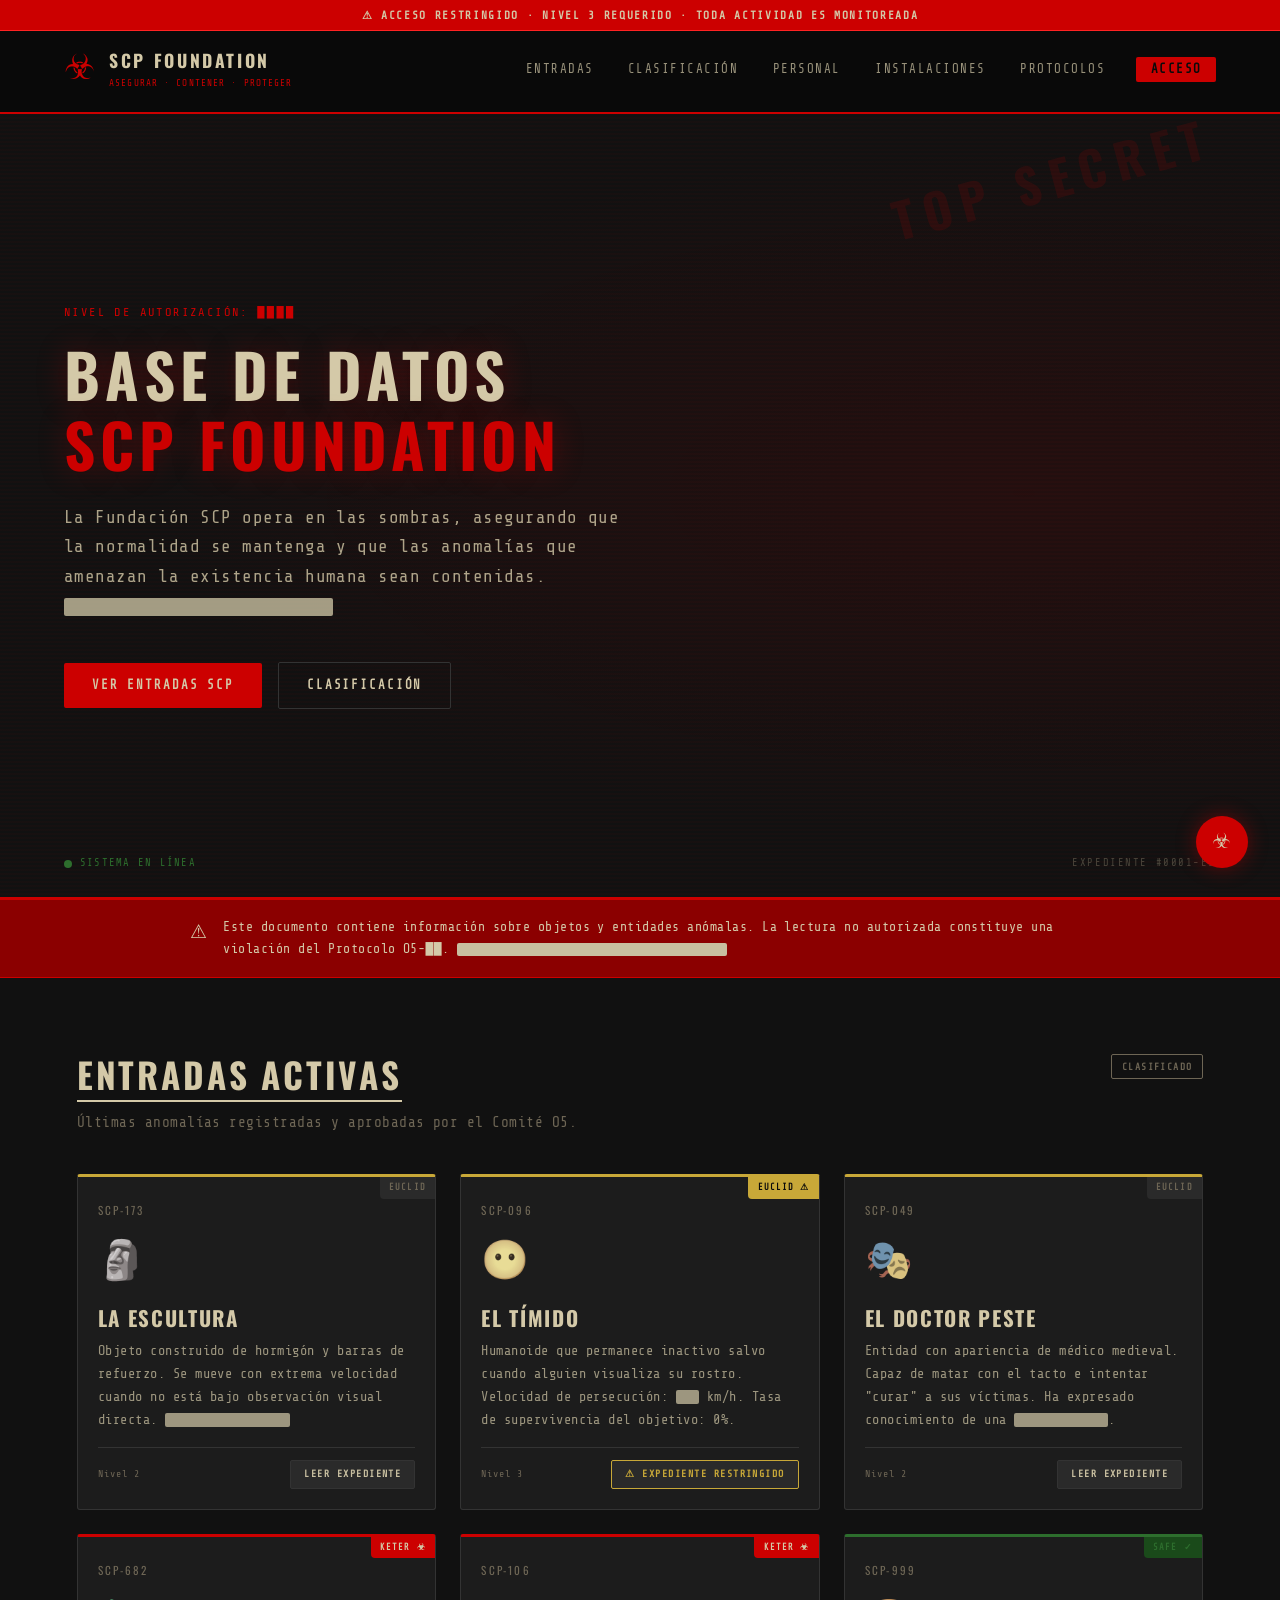
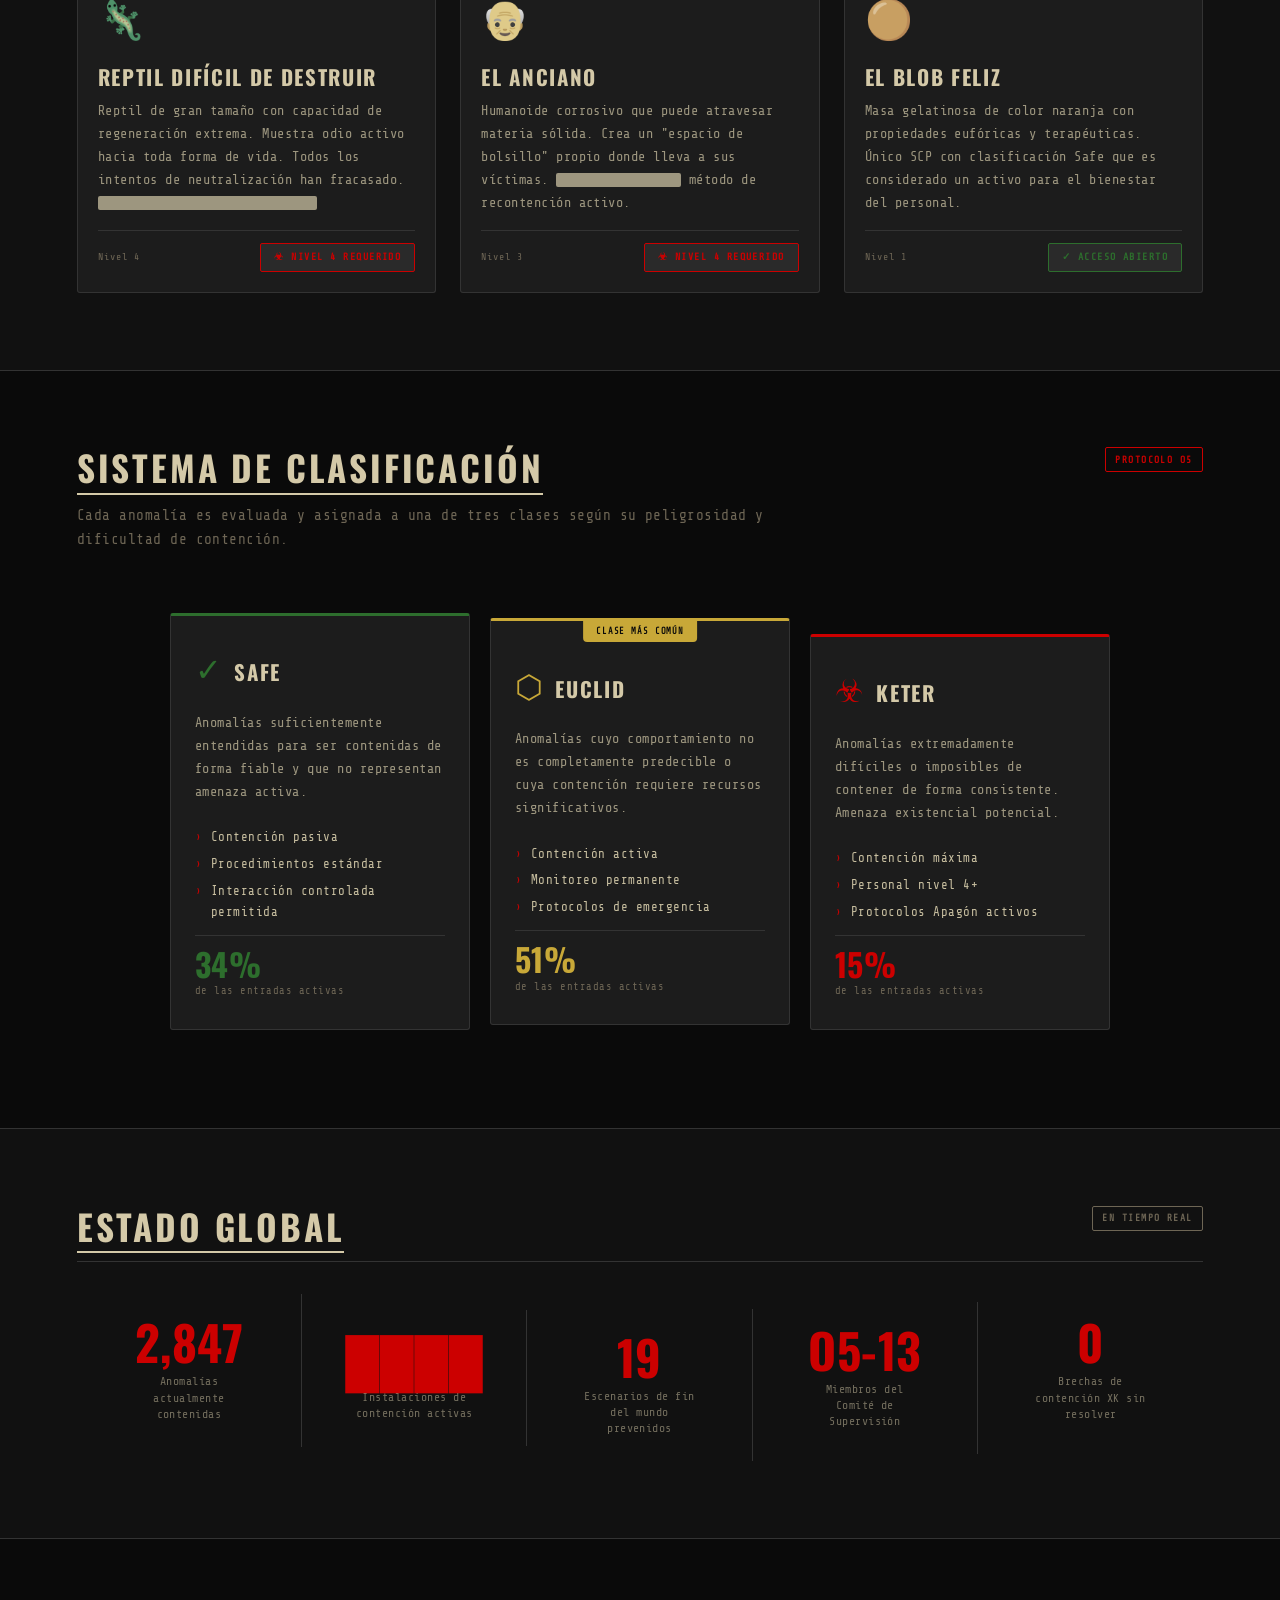
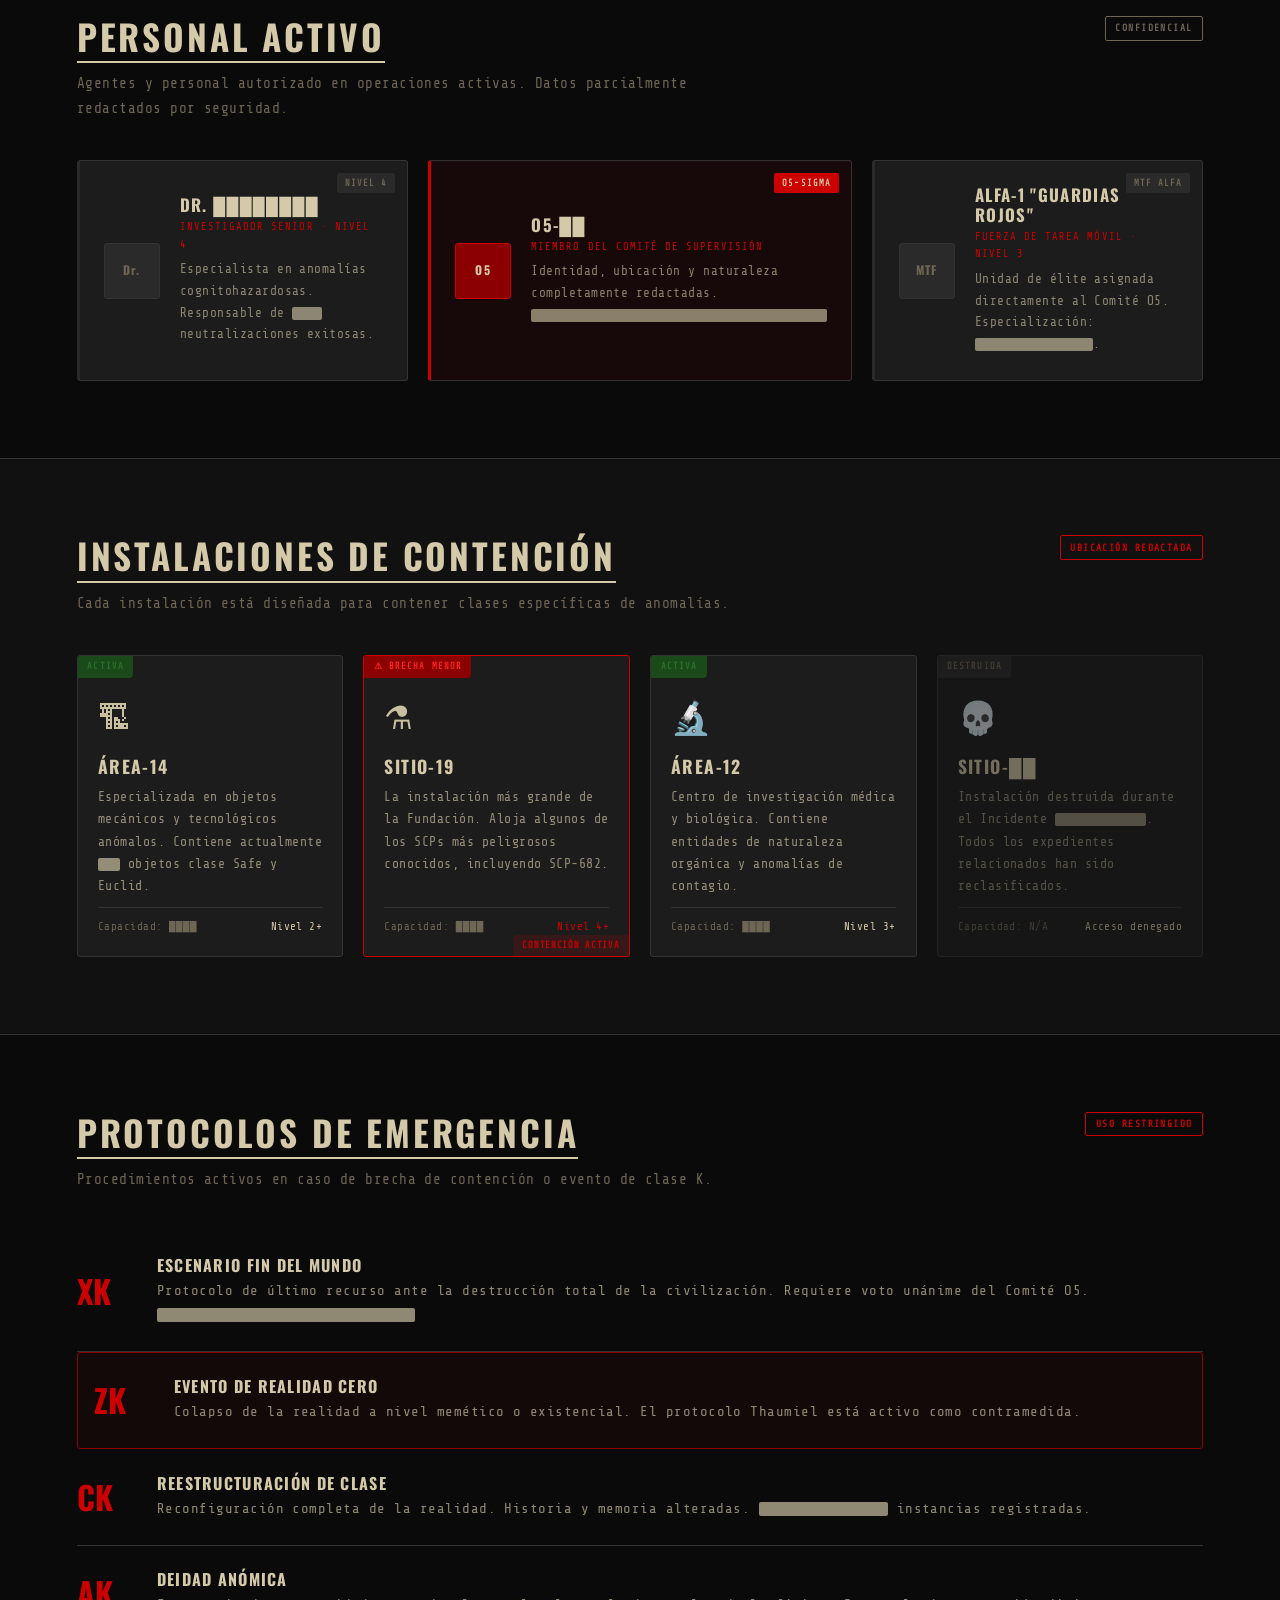
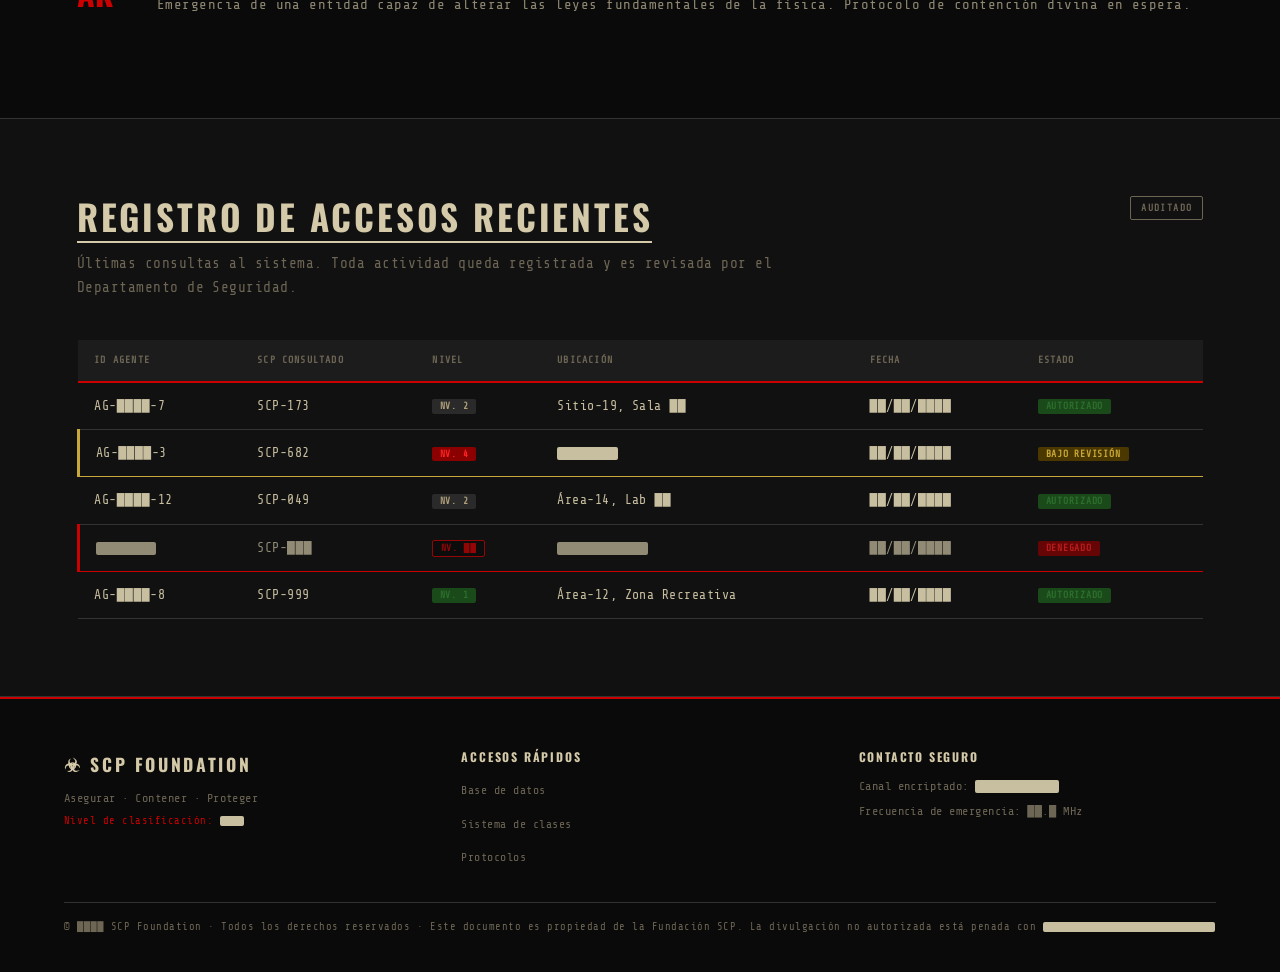
<file: ProyectoFinal.html>
<!DOCTYPE html>
<html lang="es">
<head>
  <meta charset="UTF-8"/>
  <meta name="viewport" content="width=device-width, initial-scale=1.0"/>
  <title>SCP Foundation · Base de Datos Clasificada</title>
  <link rel="preconnect" href="https://fonts.googleapis.com"/>
  <link rel="preconnect" href="https://fonts.gstatic.com" crossorigin/>
  <link href="https://fonts.googleapis.com/css2?family=Special+Elite&family=Share+Tech+Mono&family=Oswald:wght@400;600;700&display=swap" rel="stylesheet"/>
  <link rel="stylesheet" href="proyecto.css"/>
</head>
<body>

  <!-- =====================================================
       ALERTA GLOBAL: position fixed — visible en todo momento
       ===================================================== -->
  <div class="alerta-global">
    ⚠ ACCESO RESTRINGIDO · NIVEL 3 REQUERIDO · TODA ACTIVIDAD ES MONITOREADA
  </div>

  <!-- =====================================================
       NAVBAR — Flexbox: justify-content, align-items
       position: sticky — se queda arriba al hacer scroll
       ===================================================== -->
  <nav class="navbar">
    <div class="nav-logo">
      <span class="logo-simbolo">☣</span>
      <div class="logo-texto">
        <span class="logo-titulo">SCP FOUNDATION</span>
        <span class="logo-lema">Asegurar · Contener · Proteger</span>
      </div>
    </div>
    <button class="nav-toggle" aria-label="Menú">☰</button>
    <ul class="nav-links">
      <li><a href="#entradas">Entradas</a></li>
      <li><a href="#clasificacion">Clasificación</a></li>
      <li><a href="#personal">Personal</a></li>
      <li><a href="#instalaciones">Instalaciones</a></li>
      <li><a href="#protocolos">Protocolos</a></li>
      <li><a href="#acceso" class="nav-acceso">Acceso</a></li>
    </ul>
  </nav>

  <!-- =====================================================
       HERO — Flexbox: align-items center, justify-content center
       Herencia: color y font-family definidos en body
       ===================================================== -->
  <header class="hero">
    <!-- position: absolute — elementos decorativos fuera del flujo -->
    <div class="hero-clasificado">TOP SECRET</div>
    <div class="hero-expediente">EXPEDIENTE #0001-ES</div>

    <div class="hero-contenido">
      <p class="hero-nivel">NIVEL DE AUTORIZACIÓN: ████</p>
      <h1>Base de Datos<br/><em>SCP Foundation</em></h1>
      <p class="hero-sub">
        La Fundación SCP opera en las sombras, asegurando que la normalidad se mantenga
        y que las anomalías que amenazan la existencia humana sean contenidas.
        <span class="redactado">███████████████████████████</span>
      </p>
      <div class="hero-acciones">
        <a href="#entradas" class="btn btn-peligro">Ver Entradas SCP</a>
        <a href="#clasificacion" class="btn btn-ghost">Clasificación</a>
      </div>
    </div>

    <!-- Indicadores de estado: position absolute -->
    <div class="hero-estado">
      <span class="estado-dot estado-activo"></span>
      <span class="estado-texto">SISTEMA EN LÍNEA</span>
    </div>
  </header>

  <!-- =====================================================
       BANNER DE ADVERTENCIA — Herencia de color y tipografía
       desde .advertencia-banda hacia todos sus hijos
       ===================================================== -->
  <div class="advertencia-banda">
    <div class="advertencia-contenido">
      <span class="adv-icono">⚠</span>
      <p>Este documento contiene información sobre objetos y entidades anómalas.
         La lectura no autorizada constituye una violación del Protocolo O5-██.
         <span class="redactado">██████ ██████████ ██████████████████</span>
      </p>
    </div>
  </div>

  <!-- =====================================================
       SECCIÓN: ENTRADAS SCP RECIENTES
       Flexbox: flex-wrap, gap, flex-grow, flex-shrink
       Herencia: color + font desde .entradas-seccion
       position: relative en cards, absolute en badges
       ===================================================== -->
  <section id="entradas" class="seccion entradas-seccion">
    <div class="seccion-encabezado">
      <h2>Entradas Activas</h2>
      <span class="sello-seccion">CLASIFICADO</span>
    </div>
    <p class="seccion-sub">Últimas anomalías registradas y aprobadas por el Comité O5.</p>

    <div class="entradas-flex">

      <!-- SCP-173 -->
      <article class="scp-card clase-euclid">
        <!-- position: absolute → badge de clase -->
        <span class="clase-badge">EUCLID</span>
        <span class="scp-numero">SCP-173</span>
        <div class="scp-icono">🗿</div>
        <h3 class="scp-nombre">La Escultura</h3>
        <p class="scp-descripcion">
          Objeto construido de hormigón y barras de refuerzo.
          Se mueve con extrema velocidad cuando no está bajo
          observación visual directa.
          <span class="redactado">████████████████</span>
        </p>
        <div class="scp-footer">
          <span class="scp-nivel">Nivel 2</span>
          <a href="#" class="btn btn-mini">Leer expediente</a>
        </div>
      </article>

      <!-- SCP-096 -->
      <article class="scp-card clase-euclid scp-destacado">
        <span class="clase-badge badge-alerta">EUCLID ⚠</span>
        <span class="scp-numero">SCP-096</span>
        <div class="scp-icono">😶</div>
        <h3 class="scp-nombre">El Tímido</h3>
        <p class="scp-descripcion">
          Humanoide que permanece inactivo salvo cuando alguien
          visualiza su rostro. Velocidad de persecución:
          <span class="redactado">███</span> km/h. Tasa de supervivencia del objetivo: 0%.
        </p>
        <div class="scp-footer">
          <span class="scp-nivel">Nivel 3</span>
          <a href="#" class="btn btn-mini btn-alerta">⚠ Expediente restringido</a>
        </div>
      </article>

      <!-- SCP-049 -->
      <article class="scp-card clase-euclid">
        <span class="clase-badge">EUCLID</span>
        <span class="scp-numero">SCP-049</span>
        <div class="scp-icono">🎭</div>
        <h3 class="scp-nombre">El Doctor Peste</h3>
        <p class="scp-descripcion">
          Entidad con apariencia de médico medieval. Capaz de matar
          con el tacto e intentar "curar" a sus víctimas.
          Ha expresado conocimiento de una <span class="redactado">████████████</span>.
        </p>
        <div class="scp-footer">
          <span class="scp-nivel">Nivel 2</span>
          <a href="#" class="btn btn-mini">Leer expediente</a>
        </div>
      </article>

      <!-- SCP-682 -->
      <article class="scp-card clase-keter">
        <span class="clase-badge badge-keter">KETER ☣</span>
        <span class="scp-numero">SCP-682</span>
        <div class="scp-icono">🦎</div>
        <h3 class="scp-nombre">Reptil Difícil de Destruir</h3>
        <p class="scp-descripcion">
          Reptil de gran tamaño con capacidad de regeneración extrema.
          Muestra odio activo hacia toda forma de vida.
          Todos los intentos de neutralización han fracasado.
          <span class="redactado">████████████████████████████</span>
        </p>
        <div class="scp-footer">
          <span class="scp-nivel">Nivel 4</span>
          <a href="#" class="btn btn-mini btn-keter">☣ Nivel 4 requerido</a>
        </div>
      </article>

      <!-- SCP-106 -->
      <article class="scp-card clase-keter">
        <span class="clase-badge badge-keter">KETER ☣</span>
        <span class="scp-numero">SCP-106</span>
        <div class="scp-icono">👴</div>
        <h3 class="scp-nombre">El Anciano</h3>
        <p class="scp-descripcion">
          Humanoide corrosivo que puede atravesar materia sólida.
          Crea un "espacio de bolsillo" propio donde lleva a sus víctimas.
          <span class="redactado">████████████████</span> método de recontención activo.
        </p>
        <div class="scp-footer">
          <span class="scp-nivel">Nivel 3</span>
          <a href="#" class="btn btn-mini btn-keter">☣ Nivel 4 requerido</a>
        </div>
      </article>

      <!-- SCP-999 -->
      <article class="scp-card clase-safe">
        <span class="clase-badge badge-safe">SAFE ✓</span>
        <span class="scp-numero">SCP-999</span>
        <div class="scp-icono">🟠</div>
        <h3 class="scp-nombre">El Blob Feliz</h3>
        <p class="scp-descripcion">
          Masa gelatinosa de color naranja con propiedades
          eufóricas y terapéuticas. Único SCP con clasificación Safe
          que es considerado un activo para el bienestar del personal.
        </p>
        <div class="scp-footer">
          <span class="scp-nivel">Nivel 1</span>
          <a href="#" class="btn btn-mini btn-safe">✓ Acceso abierto</a>
        </div>
      </article>

    </div>
  </section>

  <!-- =====================================================
       SECCIÓN: SISTEMA DE CLASIFICACIÓN
       Alineación Flexbox: justify-content, align-items,
       align-self por item, place-content
       ===================================================== -->
  <section id="clasificacion" class="seccion clasificacion-seccion">
    <div class="seccion-encabezado">
      <h2>Sistema de Clasificación</h2>
      <span class="sello-seccion sello-rojo">PROTOCOLO O5</span>
    </div>
    <p class="seccion-sub">Cada anomalía es evaluada y asignada a una de tres clases según su peligrosidad y dificultad de contención.</p>

    <div class="clases-flex">

      <div class="clase-card clase-safe-card">
        <!-- align-self: flex-start → esta card se queda arriba -->
        <div class="clase-header">
          <span class="clase-icono">✓</span>
          <h3>SAFE</h3>
        </div>
        <p>Anomalías suficientemente entendidas para ser contenidas de forma fiable y que no representan amenaza activa.</p>
        <ul class="clase-lista">
          <li>Contención pasiva</li>
          <li>Procedimientos estándar</li>
          <li>Interacción controlada permitida</li>
        </ul>
        <div class="clase-stat">
          <span class="clase-porcentaje">34%</span>
          <span>de las entradas activas</span>
        </div>
      </div>

      <div class="clase-card clase-euclid-card">
        <!-- align-self: center → centrada verticalmente (resaltada) -->
        <div class="clase-header">
          <span class="clase-icono">⬡</span>
          <h3>EUCLID</h3>
        </div>
        <span class="clase-destacada-label">CLASE MÁS COMÚN</span>
        <p>Anomalías cuyo comportamiento no es completamente predecible o cuya contención requiere recursos significativos.</p>
        <ul class="clase-lista">
          <li>Contención activa</li>
          <li>Monitoreo permanente</li>
          <li>Protocolos de emergencia</li>
        </ul>
        <div class="clase-stat">
          <span class="clase-porcentaje">51%</span>
          <span>de las entradas activas</span>
        </div>
      </div>

      <div class="clase-card clase-keter-card">
        <!-- align-self: flex-end → esta card se queda abajo -->
        <div class="clase-header">
          <span class="clase-icono">☣</span>
          <h3>KETER</h3>
        </div>
        <p>Anomalías extremadamente difíciles o imposibles de contener de forma consistente. Amenaza existencial potencial.</p>
        <ul class="clase-lista">
          <li>Contención máxima</li>
          <li>Personal nivel 4+</li>
          <li>Protocolos Apagón activos</li>
        </ul>
        <div class="clase-stat">
          <span class="clase-porcentaje">15%</span>
          <span>de las entradas activas</span>
        </div>
      </div>

    </div>
  </section>

  <!-- =====================================================
       SECCIÓN: ESTADÍSTICAS GLOBALES
       Flexbox: align-items con align-self por item individual
       Herencia: color desde .stats-seccion → hijos
       ===================================================== -->
  <section id="stats" class="seccion stats-seccion">
    <div class="seccion-encabezado">
      <h2>Estado Global</h2>
      <span class="sello-seccion">EN TIEMPO REAL</span>
    </div>

    <div class="stats-flex">

      <div class="stat-item stat-top">
        <span class="stat-numero">2,847</span>
        <span class="stat-label">Anomalías actualmente contenidas</span>
      </div>

      <div class="stat-item stat-center">
        <span class="stat-numero">████</span>
        <span class="stat-label">Instalaciones de contención activas</span>
      </div>

      <div class="stat-item stat-bottom">
        <span class="stat-numero">19</span>
        <span class="stat-label">Escenarios de fin del mundo prevenidos</span>
      </div>

      <div class="stat-item stat-center">
        <span class="stat-numero">O5-13</span>
        <span class="stat-label">Miembros del Comité de Supervisión</span>
      </div>

      <div class="stat-item stat-top">
        <span class="stat-numero">0</span>
        <span class="stat-label">Brechas de contención XK sin resolver</span>
      </div>

    </div>
  </section>

  <!-- =====================================================
       SECCIÓN: PERSONAL Y ROLES
       Flexbox: flex-direction row, align-items center
       align-self individual por tarjeta
       position: relative + absolute (badge de rango)
       ===================================================== -->
  <section id="personal" class="seccion personal-seccion">
    <div class="seccion-encabezado">
      <h2>Personal Activo</h2>
      <span class="sello-seccion">CONFIDENCIAL</span>
    </div>
    <p class="seccion-sub">Agentes y personal autorizado en operaciones activas. Datos parcialmente redactados por seguridad.</p>

    <div class="personal-flex">

      <article class="agente-card">
        <div class="agente-avatar">Dr.</div>
        <div class="agente-info">
          <h3>Dr. ████████</h3>
          <span class="agente-rol">Investigador Senior · Nivel 4</span>
          <p>Especialista en anomalías cognitohazardosas. Responsable de <span class="redactado">████</span> neutralizaciones exitosas.</p>
        </div>
        <span class="agente-badge">NIVEL 4</span>
      </article>

      <article class="agente-card agente-destacado">
        <div class="agente-avatar agente-o5">O5</div>
        <div class="agente-info">
          <h3>O5-██</h3>
          <span class="agente-rol">Miembro del Comité de Supervisión</span>
          <p>Identidad, ubicación y naturaleza completamente redactadas.
          <span class="redactado">████████████████████████████████████████</span></p>
        </div>
        <span class="agente-badge badge-o5">O5-SIGMA</span>
      </article>

      <article class="agente-card">
        <div class="agente-avatar">MTF</div>
        <div class="agente-info">
          <h3>Alfa-1 "Guardias Rojos"</h3>
          <span class="agente-rol">Fuerza de Tarea Móvil · Nivel 3</span>
          <p>Unidad de élite asignada directamente al Comité O5. Especialización: <span class="redactado">████████████████</span>.</p>
        </div>
        <span class="agente-badge">MTF ALFA</span>
      </article>

    </div>
  </section>

  <!-- =====================================================
       SECCIÓN: INSTALACIONES
       Flexbox: flex-wrap, justify-content space-between
       position: relative en cards, absolute en etiquetas
       Tipografía fluida con clamp()
       ===================================================== -->
  <section id="instalaciones" class="seccion instalaciones-seccion">
    <div class="seccion-encabezado">
      <h2>Instalaciones de Contención</h2>
      <span class="sello-seccion sello-rojo">UBICACIÓN REDACTADA</span>
    </div>
    <p class="seccion-sub">Cada instalación está diseñada para contener clases específicas de anomalías.</p>

    <div class="instalaciones-grid">

      <div class="instalacion-card">
        <span class="inst-etiqueta">ACTIVA</span>
        <div class="inst-icono">🏗</div>
        <h3>Área-14</h3>
        <p>Especializada en objetos mecánicos y tecnológicos anómalos. Contiene actualmente <span class="redactado">███</span> objetos clase Safe y Euclid.</p>
        <div class="inst-info">
          <span>Capacidad: ████</span>
          <span class="inst-nivel">Nivel 2+</span>
        </div>
      </div>

      <div class="instalacion-card inst-alerta">
        <span class="inst-etiqueta inst-etiqueta-roja">⚠ BRECHA MENOR</span>
        <span class="inst-corner">Contención activa</span>
        <div class="inst-icono">⚗</div>
        <h3>Sitio-19</h3>
        <p>La instalación más grande de la Fundación. Aloja algunos de los SCPs más peligrosos conocidos, incluyendo SCP-682.</p>
        <div class="inst-info">
          <span>Capacidad: ████</span>
          <span class="inst-nivel inst-nivel-rojo">Nivel 4+</span>
        </div>
      </div>

      <div class="instalacion-card">
        <span class="inst-etiqueta">ACTIVA</span>
        <div class="inst-icono">🔬</div>
        <h3>Área-12</h3>
        <p>Centro de investigación médica y biológica. Contiene entidades de naturaleza orgánica y anomalías de contagio.</p>
        <div class="inst-info">
          <span>Capacidad: ████</span>
          <span class="inst-nivel">Nivel 3+</span>
        </div>
      </div>

      <div class="instalacion-card inst-destruida">
        <span class="inst-etiqueta inst-etiqueta-gris">DESTRUIDA</span>
        <div class="inst-icono">💀</div>
        <h3>Sitio-██</h3>
        <p>Instalación destruida durante el Incidente <span class="redactado">████████████</span>. Todos los expedientes relacionados han sido reclasificados.</p>
        <div class="inst-info">
          <span>Capacidad: N/A</span>
          <span class="inst-nivel">Acceso denegado</span>
        </div>
      </div>

    </div>
  </section>

  <!-- =====================================================
       SECCIÓN: PROTOCOLOS DE EMERGENCIA
       Tipografía fluida con clamp()
       Herencia de color desde padre a hijos
       Media queries: layout cambia en tablet y desktop
       ===================================================== -->
  <section id="protocolos" class="seccion protocolos-seccion">
    <div class="seccion-encabezado">
      <h2>Protocolos de Emergencia</h2>
      <span class="sello-seccion sello-rojo">USO RESTRINGIDO</span>
    </div>
    <p class="seccion-sub">Procedimientos activos en caso de brecha de contención o evento de clase K.</p>

    <div class="protocolos-grid">

      <div class="protocolo-item">
        <div class="protocolo-num">XK</div>
        <div class="protocolo-texto">
          <h4>Escenario Fin del Mundo</h4>
          <p>Protocolo de último recurso ante la destrucción total de la civilización. Requiere voto unánime del Comité O5. <span class="redactado">████████████████████████████████</span></p>
        </div>
      </div>

      <div class="protocolo-item protocolo-activo">
        <div class="protocolo-num">ZK</div>
        <div class="protocolo-texto">
          <h4>Evento de Realidad Cero</h4>
          <p>Colapso de la realidad a nivel memético o existencial. El protocolo Thaumiel está activo como contramedida.</p>
        </div>
      </div>

      <div class="protocolo-item">
        <div class="protocolo-num">CK</div>
        <div class="protocolo-texto">
          <h4>Reestructuración de Clase</h4>
          <p>Reconfiguración completa de la realidad. Historia y memoria alteradas. <span class="redactado">████████████████</span> instancias registradas.</p>
        </div>
      </div>

      <div class="protocolo-item">
        <div class="protocolo-num">AK</div>
        <div class="protocolo-texto">
          <h4>Deidad Anómica</h4>
          <p>Emergencia de una entidad capaz de alterar las leyes fundamentales de la física. Protocolo de contención divina en espera.</p>
        </div>
      </div>

    </div>
  </section>

  <!-- =====================================================
       SECCIÓN: TABLA DE ENTRADAS RECIENTES
       Media queries: tabla → tarjetas en móvil
       ===================================================== -->
  <section id="acceso" class="seccion tabla-seccion">
    <div class="seccion-encabezado">
      <h2>Registro de Accesos Recientes</h2>
      <span class="sello-seccion">AUDITADO</span>
    </div>
    <p class="seccion-sub">Últimas consultas al sistema. Toda actividad queda registrada y es revisada por el Departamento de Seguridad.</p>

    <div class="tabla-wrapper">
      <table class="tabla-registros">
        <thead>
          <tr>
            <th>ID Agente</th>
            <th>SCP Consultado</th>
            <th>Nivel</th>
            <th class="col-ubicacion">Ubicación</th>
            <th>Fecha</th>
            <th>Estado</th>
          </tr>
        </thead>
        <tbody>
          <tr>
            <td data-label="ID Agente">AG-████-7</td>
            <td data-label="SCP">SCP-173</td>
            <td data-label="Nivel"><span class="nivel-badge nivel-2">Nv. 2</span></td>
            <td data-label="Ubicación" class="col-ubicacion">Sitio-19, Sala ██</td>
            <td data-label="Fecha">██/██/████</td>
            <td data-label="Estado"><span class="estado-badge estado-ok">Autorizado</span></td>
          </tr>
          <tr class="fila-alerta">
            <td data-label="ID Agente">AG-████-3</td>
            <td data-label="SCP">SCP-682</td>
            <td data-label="Nivel"><span class="nivel-badge nivel-4">Nv. 4</span></td>
            <td data-label="Ubicación" class="col-ubicacion"><span class="redactado">████████</span></td>
            <td data-label="Fecha">██/██/████</td>
            <td data-label="Estado"><span class="estado-badge estado-alerta">Bajo revisión</span></td>
          </tr>
          <tr>
            <td data-label="ID Agente">AG-████-12</td>
            <td data-label="SCP">SCP-049</td>
            <td data-label="Nivel"><span class="nivel-badge nivel-2">Nv. 2</span></td>
            <td data-label="Ubicación" class="col-ubicacion">Área-14, Lab ██</td>
            <td data-label="Fecha">██/██/████</td>
            <td data-label="Estado"><span class="estado-badge estado-ok">Autorizado</span></td>
          </tr>
          <tr class="fila-denegada">
            <td data-label="ID Agente"><span class="redactado">████████</span></td>
            <td data-label="SCP">SCP-███</td>
            <td data-label="Nivel"><span class="nivel-badge nivel-5">Nv. ██</span></td>
            <td data-label="Ubicación" class="col-ubicacion"><span class="redactado">████████████</span></td>
            <td data-label="Fecha">██/██/████</td>
            <td data-label="Estado"><span class="estado-badge estado-denegado">DENEGADO</span></td>
          </tr>
          <tr>
            <td data-label="ID Agente">AG-████-8</td>
            <td data-label="SCP">SCP-999</td>
            <td data-label="Nivel"><span class="nivel-badge nivel-1">Nv. 1</span></td>
            <td data-label="Ubicación" class="col-ubicacion">Área-12, Zona Recreativa</td>
            <td data-label="Fecha">██/██/████</td>
            <td data-label="Estado"><span class="estado-badge estado-ok">Autorizado</span></td>
          </tr>
        </tbody>
      </table>
    </div>
  </section>

  <!-- =====================================================
       FOOTER — Herencia de color, Flexbox
       ===================================================== -->
  <footer class="footer">
    <div class="footer-contenido">
      <div class="footer-col">
        <span class="footer-logo">☣ SCP FOUNDATION</span>
        <p>Asegurar · Contener · Proteger</p>
        <p class="footer-clasif">Nivel de clasificación: <span class="redactado">████</span></p>
      </div>
      <div class="footer-col">
        <h4>Accesos rápidos</h4>
        <ul>
          <li><a href="#entradas">Base de datos</a></li>
          <li><a href="#clasificacion">Sistema de clases</a></li>
          <li><a href="#protocolos">Protocolos</a></li>
        </ul>
      </div>
      <div class="footer-col">
        <h4>Contacto seguro</h4>
        <p>Canal encriptado: <span class="redactado">████████████</span></p>
        <p>Frecuencia de emergencia: ██.█ MHz</p>
      </div>
    </div>
    <div class="footer-aviso">
      <p>© ████ SCP Foundation · Todos los derechos reservados ·
         Este documento es propiedad de la Fundación SCP.
         La divulgación no autorizada está penada con <span class="redactado">████████████████████████████</span>
      </p>
    </div>
  </footer>

  <!-- Botón flotante FIXED -->
  <a href="#entradas" class="fab-alerta" title="Entradas SCP">☣</a>

</body>
</html>
</file>
<file: styles.css>
/* ── Reset & Variables ─────────────────────────────── */
*, *::before, *::after {
  box-sizing: border-box;
  margin: 0;
  padding: 0;
}

:root {
  --bg:       #0d0d0d;
  --surface:  #141414;
  --border:   #252525;
  --text:     #e8e4dc;
  --muted:    #5a5a5a;
  --accent:   #e8ff47;
  --accent2:  #ff6b35;
  --font-display: 'Syne', sans-serif;
  --font-mono:    'DM Mono', monospace;
  --radius: 16px;
  --transition: 0.35s cubic-bezier(0.4, 0, 0.2, 1);
}

/* ── Base ──────────────────────────────────────────── */
html {
  font-size: 16px;
  scroll-behavior: smooth;
}

body {
  background-color: var(--bg);
  color: var(--text);
  font-family: var(--font-display);
  min-height: 100vh;
  padding: 0 clamp(1.5rem, 5vw, 4rem);
  display: flex;
  flex-direction: column;
}

/* ── Header ────────────────────────────────────────── */
header {
  padding: clamp(3rem, 8vh, 6rem) 0 clamp(2rem, 4vh, 3.5rem);
  border-bottom: 1px solid var(--border);
  margin-bottom: clamp(2.5rem, 5vh, 4rem);
}

.label {
  font-family: var(--font-mono);
  font-size: 0.72rem;
  letter-spacing: 0.15em;
  text-transform: uppercase;
  color: var(--muted);
  margin-bottom: 1rem;
}

header h1 {
  font-size: clamp(3.5rem, 10vw, 7rem);
  font-weight: 800;
  line-height: 0.9;
  letter-spacing: -0.03em;
  color: var(--text);
}

.accent {
  color: var(--accent);
}

.subtitle {
  margin-top: 1.2rem;
  font-size: 1rem;
  color: var(--muted);
  font-weight: 400;
  max-width: 420px;
}

/* ── Grid ──────────────────────────────────────────── */
.grid {
  display: grid;
  grid-template-columns: repeat(auto-fill, minmax(280px, 1fr));
  gap: 1.25rem;
}

/* ── Cards ─────────────────────────────────────────── */
.card {
  position: relative;
  display: flex;
  flex-direction: column;
  gap: 0.75rem;
  padding: 1.75rem;
  background: var(--surface);
  border: 1px solid var(--border);
  border-radius: var(--radius);
  text-decoration: none;
  color: var(--text);
  overflow: hidden;
  transition:
    transform var(--transition),
    border-color var(--transition),
    box-shadow var(--transition);
}

/* Shine sweep on hover */
.card::before {
  content: '';
  position: absolute;
  inset: 0;
  background: linear-gradient(
    120deg,
    transparent 30%,
    rgba(232, 255, 71, 0.06) 50%,
    transparent 70%
  );
  transform: translateX(-100%);
  transition: transform 0.55s ease;
  pointer-events: none;
}

/* Top accent line */
.card::after {
  content: '';
  position: absolute;
  top: 0;
  left: 0;
  right: 0;
  height: 2px;
  background: var(--accent);
  transform: scaleX(0);
  transform-origin: left;
  transition: transform var(--transition);
}

.card:hover {
  transform: translateY(-6px);
  border-color: #333;
  box-shadow:
    0 20px 40px rgba(0, 0, 0, 0.5),
    0 0 0 1px rgba(232, 255, 71, 0.08);
}

.card:hover::before {
  transform: translateX(100%);
}

.card:hover::after {
  transform: scaleX(1);
}

/* Highlight card variant */
.card--highlight {
  background: #131a00;
  border-color: rgba(232, 255, 71, 0.18);
}

.card--highlight::after {
  background: var(--accent);
}

/* ── Card internals ─────────────────────────────────── */
.card-num {
  font-family: var(--font-mono);
  font-size: 0.68rem;
  color: var(--muted);
  letter-spacing: 0.1em;
  transition: color var(--transition);
}

.card:hover .card-num {
  color: var(--accent);
}

.card-body h2 {
  font-size: 1.25rem;
  font-weight: 700;
  letter-spacing: -0.02em;
  margin-bottom: 0.45rem;
  transition: color var(--transition);
}

.card:hover .card-body h2 {
  color: var(--accent);
}

.card-body p {
  font-size: 0.85rem;
  line-height: 1.6;
  color: var(--muted);
  font-family: var(--font-mono);
  font-weight: 300;
}

.card-tag {
  display: inline-block;
  font-family: var(--font-mono);
  font-size: 0.65rem;
  letter-spacing: 0.08em;
  padding: 0.3em 0.75em;
  border: 1px solid var(--border);
  border-radius: 100px;
  color: var(--muted);
  margin-top: auto;
  width: fit-content;
  transition:
    border-color var(--transition),
    color var(--transition),
    background var(--transition);
}

.card:hover .card-tag {
  border-color: var(--accent);
  color: var(--accent);
  background: rgba(232, 255, 71, 0.06);
}

.card-arrow {
  position: absolute;
  bottom: 1.6rem;
  right: 1.6rem;
  font-size: 1.1rem;
  color: var(--muted);
  transition:
    color var(--transition),
    transform var(--transition);
}

.card:hover .card-arrow {
  color: var(--accent);
  transform: translate(4px, -4px);
}

/* ── Footer ─────────────────────────────────────────── */
footer {
  margin-top: auto;
  padding: clamp(2rem, 4vh, 3rem) 0;
  border-top: 1px solid var(--border);
  text-align: center;
}

footer p {
  font-family: var(--font-mono);
  font-size: 0.75rem;
  color: var(--muted);
}

footer code {
  color: var(--accent);
  font-style: italic;
}

/* ── Animations on load ─────────────────────────────── */
@keyframes fadeUp {
  from {
    opacity: 0;
    transform: translateY(24px);
  }
  to {
    opacity: 1;
    transform: translateY(0);
  }
}

header {
  animation: fadeUp 0.6s ease both;
}

.card {
  animation: fadeUp 0.5s ease both;
}

.card:nth-child(1) { animation-delay: 0.1s; }
.card:nth-child(2) { animation-delay: 0.18s; }
.card:nth-child(3) { animation-delay: 0.26s; }
.card:nth-child(4) { animation-delay: 0.34s; }
.card:nth-child(5) { animation-delay: 0.42s; }
.card:nth-child(6) { animation-delay: 0.5s; }

/* ── Responsive ─────────────────────────────────────── */
@media (max-width: 500px) {
  .grid {
    grid-template-columns: 1fr;
  }
}

button{
  color:white;
}
button:hover{
  transform: translateY(-6px);
  border-color: #333;
  box-shadow:
    0 20px 40px rgba(0, 0, 0, 0.5),
    0 0 0 1px rgba(232, 255, 71, 0.08);
}
</file>
<file: styles2.css>
/* ============================================================
   styles.css · Tostado Negro
   La herencia CSS se aplica de forma natural:
   - body define color, font-family, font-size, line-height
     → todos los elementos los heredan sin redeclarar
   - .seccion hereda y propaga a h2, p, li
   - .oscura sobreescribe color para sus hijos
   - currentColor en bordes e íconos
   - em en font-size hace que los hijos escalen relativos al padre
   ============================================================ */

/* ── Variables ── */
:root {
  --cafe-oscuro:  #1a0f0a;
  --cafe-medio:   #3b1f0e;
  --cafe-claro:   #7c4a1e;
  --crema:        #f5efe6;
  --crema-oscura: #e8ddd0;
  --dorado:       #c9913a;
  --texto-base:   #2c1a0e;
  --texto-muted:  #7a5c45;
}

/* ── Reset mínimo ── */
*, *::before, *::after {
  box-sizing: border-box;
  margin: 0;
  padding: 0;
}

/* ============================================================
   BODY — Herencia principal
   font-family, font-size, color y line-height se heredan
   por TODOS los elementos del documento.
   ============================================================ */
body {
  font-family: 'Lato', sans-serif; /* heredado por todo */
  font-size: 16px;                  /* base para em en hijos */
  color: var(--texto-base);         /* heredado por todo el texto */
  line-height: 1.7;                 /* heredado por párrafos y listas */
  background-color: var(--crema);
  letter-spacing: 0.01em;           /* heredado sutilmente */
}

/* ── Tipografía heredada ──
   h1–h4 heredan color de body (o de su sección padre),
   solo cambian font-family y font-size.              */
h1, h2, h3, h4 {
  font-family: 'Playfair Display', serif; /* sobreescribe font-family */
  line-height: 1.2;                        /* sobreescribe line-height */
  /* color: se HEREDA del ancestro más cercano */
}

h1 { font-size: 3.2rem; }
h2 { font-size: 2.2rem; }
h3 { font-size: 1.3rem; }
h4 { font-size: 1rem;   font-weight: 700; }

p  { margin-bottom: 0.75rem; }     /* hereda color y font del body */
a  { color: inherit; text-decoration: none; } /* inherit fuerza herencia explícita */
ul { list-style: none; }

/* ============================================================
   NAVBAR
   ============================================================ */
.navbar {
  display: flex;
  justify-content: space-between;
  align-items: center;
  padding: 1.1rem 5%;
  background-color: var(--cafe-oscuro);
  color: var(--crema);              /* todos los hijos heredan crema */
  position: sticky;
  top: 0;
  z-index: 100;
}

.logo {
  font-family: 'Playfair Display', serif; /* sobreescribe font */
  font-size: 1.25rem;
  font-weight: 700;
  letter-spacing: 0.04em;
  /* color: hereda var(--crema) del .navbar */
}

.nav-links {
  display: flex;
  gap: 2rem;
  /* color, font-family, font-size: todos heredados de .navbar */
}

.nav-links a {
  font-size: 0.85rem;
  letter-spacing: 0.1em;
  text-transform: uppercase;
  opacity: 0.8;
  transition: opacity 0.2s;
  /* color: inherit ya definido arriba, hereda crema */
}

.nav-links a:hover { opacity: 1; }

/* ============================================================
   HERO
   ============================================================ */
.hero {
  background-color: var(--cafe-oscuro);
  background-image:
    radial-gradient(ellipse at 70% 50%, var(--cafe-medio) 0%, transparent 60%),
    radial-gradient(ellipse at 20% 80%, var(--cafe-claro) 0%, transparent 50%);
  color: var(--crema);              /* HEREDA a todos los hijos */
  padding: 7rem 5% 6rem;
  min-height: 88vh;
  display: flex;
  align-items: center;
}

.hero-content { max-width: 640px; }

.hero-eyebrow {
  font-size: 0.78rem;
  letter-spacing: 0.18em;
  text-transform: uppercase;
  color: var(--dorado);             /* sobreescribe color heredado */
  margin-bottom: 1rem;
}

/* h1 hereda color: crema del .hero */
.hero h1 { margin-bottom: 1.5rem; }
.hero h1 em {
  font-style: italic;
  color: var(--dorado);             /* solo el em cambia color */
  /* font-family, font-size: heredados de h1 */
}

.hero-sub {
  font-size: 1.1rem;
  opacity: 0.85;
  margin-bottom: 2.5rem;
  /* color: hereda crema del .hero */
}

/* ── Botón ── */
.btn {
  display: inline-block;
  padding: 0.85rem 2.2rem;
  background-color: var(--dorado);
  color: var(--cafe-oscuro);        /* sobreescribe el color heredado */
  font-family: inherit;             /* inherit explícito: toma Lato del body */
  font-size: 0.85rem;
  font-weight: 700;
  letter-spacing: 0.12em;
  text-transform: uppercase;
  border-radius: 2px;
  transition: background-color 0.2s, transform 0.15s;
}

.btn:hover {
  background-color: var(--cafe-claro);
  color: var(--crema);
  transform: translateY(-2px);
}

/* ============================================================
   SECCIONES — Herencia por bloque
   Cada .seccion establece un contexto de color;
   todos sus hijos (h2, p, li) heredan ese color.
   ============================================================ */
.seccion {
  padding: 5rem 5%;
  /* color: hereda de body → var(--texto-base) */
}

.seccion-sub {
  color: var(--texto-muted);        /* sobreescribe solo el subtítulo */
  font-size: 1.05rem;
  margin-top: 0.5rem;
  margin-bottom: 3rem;
}

/* .seccion h2 hereda color del body (texto-base) */
.seccion h2 {
  border-bottom: 2px solid currentColor; /* currentColor usa el color heredado */
  display: inline-block;
  padding-bottom: 0.3rem;
  margin-bottom: 0.5rem;
}

/* ── Sección oscura — sobreescribe herencia de color ── */
.oscura {
  background-color: var(--cafe-oscuro);
  color: var(--crema);              /* todos los hijos heredan crema */
}

/* dentro de .oscura, .seccion-sub hereda crema y baja opacidad */
.oscura .seccion-sub {
  color: inherit;                   /* inherit explícito: fuerza crema */
  opacity: 0.65;
}

/* ============================================================
   MENÚ — CATEGORÍAS
   ============================================================ */
.categorias {
  display: grid;
  grid-template-columns: repeat(auto-fit, minmax(220px, 1fr));
  gap: 1.5rem;
}

.categoria {
  background-color: var(--crema-oscura);
  border-radius: 8px;
  padding: 1.75rem 1.5rem;
  border-top: 3px solid var(--cafe-claro);
  /* color, font: heredados del body */
}

.categoria h3 {
  margin-bottom: 1.2rem;
  display: flex;
  align-items: center;
  gap: 0.6rem;
  /* color: hereda texto-base */
}

/* Categoría destacada sobreescribe el borde y fondo */
.destacada {
  background-color: var(--cafe-oscuro);
  color: var(--crema);              /* hijos como h3, li heredan crema */
  border-top-color: var(--dorado);
}

.badge {
  font-family: 'Lato', sans-serif;  /* sobreescribe Playfair del h3 */
  font-size: 0.62rem;
  font-weight: 700;
  letter-spacing: 0.1em;
  text-transform: uppercase;
  background-color: var(--dorado);
  color: var(--cafe-oscuro);
  padding: 0.15rem 0.5rem;
  border-radius: 2px;
}

/* ── Lista de cafés ──
   Hereda color de .categoria (texto-base o crema si es .destacada) */
.lista-cafe li {
  display: flex;
  justify-content: space-between;
  align-items: baseline;
  padding: 0.55rem 0;
  border-bottom: 1px dashed currentColor; /* currentColor = color heredado */
  opacity: 0.85;
  font-size: 0.95rem;
  /* color: heredado de .categoria */
}

.lista-cafe li:last-child { border-bottom: none; }

.nombre-bebida { font-weight: 400; }
.precio {
  font-weight: 700;
  font-size: 0.9em;   /* em: relativo al font-size del li (0.95rem) */
  color: var(--dorado);
}

/* ============================================================
   ORIGEN
   ============================================================ */
.origen-grid {
  display: grid;
  grid-template-columns: repeat(auto-fit, minmax(220px, 1fr));
  gap: 1.5rem;
  margin-top: 1rem;
}

.origen-card {
  background-color: rgba(255,255,255,0.06);
  border: 1px solid rgba(255,255,255,0.12);
  border-radius: 8px;
  padding: 2rem 1.5rem;
  /* color: hereda crema de .oscura */
}

.origen-icono {
  font-size: 2rem;
  margin-bottom: 1rem;
  line-height: 1;
}

.origen-card h4 {
  margin-bottom: 0.6rem;
  /* color: hereda crema */
}

.origen-card p {
  font-size: 0.9rem;
  opacity: 0.75;
  margin-bottom: 0;
  /* color: hereda crema (opacidad baja) */
}

/* ============================================================
   CONTACTO
   ============================================================ */
.info-contacto {
  display: flex;
  flex-wrap: wrap;
  gap: 2rem;
  margin-top: 1rem;
}

.info-bloque {
  flex: 1;
  min-width: 180px;
  /* color, font: heredados del body */
}

.info-bloque h4 {
  color: var(--dorado);             /* sobreescribe color heredado */
  margin-bottom: 0.4rem;
  letter-spacing: 0.06em;
  text-transform: uppercase;
  font-size: 0.78rem;
}

.info-bloque p {
  font-size: 0.95rem;
  margin-bottom: 0;
  /* color: hereda texto-base */
}

/* ============================================================
   FOOTER
   ============================================================ */
.footer {
  background-color: var(--cafe-oscuro);
  color: var(--crema);              /* heredado por el <p> interno */
  text-align: center;
  padding: 2rem 5%;
  font-size: 0.8rem;
  opacity: 0.9;
  /* p dentro hereda: color crema, font-family Lato, font-size 0.8rem */
}

/* ============================================================
   FLEXBOX — MÉTODOS DE PREPARACIÓN
   Propiedades usadas:
   · display: flex          → activa el contexto flex
   · flex-wrap: wrap        → los hijos saltan a la siguiente línea
   · gap                    → espacio entre items sin margin
   · flex: 1 1 260px        → flex-grow, flex-shrink, flex-basis juntos
   · flex-direction: column → el interior de cada card va en columna
   · justify-content        → distribuye los hijos en el eje principal
   · align-items            → alinea en el eje cruzado
   · margin-top: auto       → empuja el tag al fondo (truco flex clásico)
   ============================================================ */

.metodos-flex {
  display: flex;           /* activa Flexbox */
  flex-wrap: wrap;         /* permite que los items pasen a la línea siguiente */
  gap: 1.25rem;            /* espacio uniforme entre cards */
  /* sin justify-content: se usa el valor por defecto flex-start */
}

.metodo-card {
  display: flex;           /* flex anidado: el contenido interno también es flex */
  flex-direction: column;  /* eje principal: vertical (icono → título → texto → tag) */
  align-items: flex-start; /* alinea hijos al inicio del eje cruzado (izquierda) */
  flex: 1 1 260px;         /* flex-grow:1 flex-shrink:1 flex-basis:260px */
                           /* crece para llenar espacio, se encoge si necesario */
  background-color: rgba(255,255,255,0.06);
  border: 1px solid rgba(255,255,255,0.1);
  border-radius: 10px;
  padding: 1.75rem 1.5rem;
  transition: background-color 0.2s, border-color 0.2s;
}

.metodo-card:hover {
  background-color: rgba(201,145,58,0.12);
  border-color: var(--dorado);
}

.metodo-icono {
  font-size: 2rem;
  margin-bottom: 0.85rem;
  line-height: 1;
}

.metodo-card h3 { margin-bottom: 0.5rem; }

.metodo-card p {
  font-size: 0.88rem;
  opacity: 0.75;
  margin-bottom: 0;
  flex: 1;                 /* ocupa todo el espacio disponible */
                           /* empuja el .metodo-tag hacia abajo */
}

.metodo-tag {
  display: inline-block;
  margin-top: 1.1rem;      /* separación del párrafo */
  /* alternativa con flex: podría usar margin-top: auto si p no tuviera flex:1 */
  font-size: 0.7rem;
  font-weight: 700;
  letter-spacing: 0.1em;
  text-transform: uppercase;
  color: var(--dorado);
  border: 1px solid var(--dorado);
  padding: 0.2rem 0.6rem;
  border-radius: 3px;
}

/* ============================================================
   FLEXBOX — EQUIPO / BARISTAS
   Propiedades usadas:
   · flex-direction: row (default)  → cards en fila
   · flex-wrap: wrap                → responsive automático
   · align-items: stretch           → todas las cards tienen igual alto
   · flex dentro de .barista-card   → icono + texto en fila
   · align-items: center            → avatar centrado verticalmente
   · flex: 0 0 auto                 → el avatar no crece ni se encoge
   · flex: 1                        → el texto ocupa el resto
   · order                          → cambia el orden visual del badge
   ============================================================ */

.equipo-flex {
  display: flex;
  flex-direction: row;      /* eje principal: horizontal (default) */
  flex-wrap: wrap;          /* salta línea si no caben */
  gap: 1.5rem;
  align-items: stretch;     /* todas las cards tienen la misma altura */
}

.barista-card {
  display: flex;            /* flex anidado */
  flex-direction: row;      /* avatar a la izquierda, texto a la derecha */
  align-items: center;      /* centrado vertical entre avatar y texto */
  gap: 1.25rem;
  flex: 1 1 280px;          /* base 280px, crece y se encoge */
  position: relative;
  background-color: var(--crema-oscura);
  border-radius: 10px;
  padding: 1.5rem;
  border-left: 3px solid var(--cafe-claro);
}

.destacado-equipo {
  border-left-color: var(--dorado);
  background-color: var(--cafe-oscuro);
  color: var(--crema);
  flex: 1 1 340px;          /* flex-basis mayor: ocupa más espacio */
}

.barista-avatar {
  display: flex;
  justify-content: center;  /* texto centrado horizontalmente en el avatar */
  align-items: center;      /* texto centrado verticalmente en el avatar */
  flex: 0 0 56px;           /* flex-grow:0 flex-shrink:0 → tamaño fijo */
  width: 56px;
  height: 56px;
  border-radius: 50%;
  background-color: var(--cafe-claro);
  color: var(--crema);
  font-family: 'Playfair Display', serif;
  font-size: 1rem;
  font-weight: 700;
}

.barista-avatar.dorado { background-color: var(--dorado); color: var(--cafe-oscuro); }

.barista-info {
  display: flex;
  flex-direction: column;   /* nombre → rol → descripción en columna */
  flex: 1;                  /* ocupa todo el ancho restante */
  gap: 0.25rem;
}

.barista-info h3 { font-size: 1.05rem; margin: 0; }

.barista-rol {
  font-size: 0.72rem;
  letter-spacing: 0.08em;
  text-transform: uppercase;
  color: var(--dorado);
}

.barista-info p {
  font-size: 0.85rem;
  opacity: 0.8;
  margin: 0.3rem 0 0;
}

.barista-badge {
  position: absolute;
  top: 1rem;
  right: 1rem;
  font-size: 0.62rem;
  font-weight: 700;
  letter-spacing: 0.1em;
  text-transform: uppercase;
  background-color: var(--dorado);
  color: var(--cafe-oscuro);
  padding: 0.15rem 0.5rem;
  border-radius: 3px;
  order: -1;               /* aunque está al final del HTML, aparece primero visualmente */
}

/* ============================================================
   FLEXBOX — BENEFICIOS
   Propiedades usadas:
   · flex-direction: column          → lista vertical
   · flex-direction: row             → número + texto en fila (anidado)
   · justify-content: flex-start     → contenido arriba
   · align-items: flex-start         → alineación izquierda
   · flex: 0 0 auto / flex: 1        → proporciones controladas
   · align-self                      → un item se alinea diferente al resto
   ============================================================ */

.beneficios-seccion { background-color: var(--crema-oscura); }

.beneficios-flex {
  display: flex;
  flex-direction: column;   /* lista de beneficios apilada verticalmente */
  gap: 0;
}

.beneficio-item {
  display: flex;            /* flex anidado: número + texto en fila */
  flex-direction: row;      /* número a la izquierda, texto a la derecha */
  align-items: flex-start;  /* alineados al tope */
  gap: 1.5rem;
  padding: 1.5rem 0;
  border-bottom: 1px solid var(--crema-oscura);
  border-bottom-color: color-mix(in srgb, var(--cafe-claro) 25%, transparent);
}

.beneficio-item:last-child { border-bottom: none; }

.beneficio-numero {
  flex: 0 0 48px;           /* ancho fijo, no crece ni se encoge */
  font-family: 'Playfair Display', serif;
  font-size: 2rem;
  font-weight: 700;
  color: var(--dorado);
  line-height: 1;
  align-self: center;       /* centrado vertical solo este elemento */
                            /* los demás usan align-items: flex-start */
}

.beneficio-texto {
  flex: 1;                  /* ocupa todo el espacio disponible */
  display: flex;
  flex-direction: column;
  justify-content: flex-start;
  gap: 0.25rem;
}

.beneficio-texto h4 { margin: 0; }
.beneficio-texto p  { margin: 0; font-size: 0.95rem; opacity: 0.8; }

/* ============================================================
   RESPONSIVE
   ============================================================ */
@media (max-width: 600px) {
  h1 { font-size: 2.2rem; }
  h2 { font-size: 1.6rem; }

  .navbar {
    flex-direction: column;
    gap: 0.75rem;
    padding: 1rem 5%;
  }

  .nav-links { gap: 1.2rem; }

  .hero { padding: 5rem 5% 4rem; min-height: auto; }

  /* Flexbox: en móvil las barista-cards van en columna */
  .barista-card {
    flex-direction: column;
    align-items: flex-start;
  }

  .beneficio-numero { font-size: 1.4rem; flex: 0 0 36px; }
}

.grid{
  background-color: #33221b;
}
</file>
<file: styles5.css>
/* ============================================================
   styles.css · Tostado Negro
   La herencia CSS se aplica de forma natural:
   - body define color, font-family, font-size, line-height
     → todos los elementos los heredan sin redeclarar
   - .seccion hereda y propaga a h2, p, li
   - .oscura sobreescribe color para sus hijos
   - currentColor en bordes e íconos
   - em en font-size hace que los hijos escalen relativos al padre
   ============================================================ */

/* ── Variables ── */
:root {
  --cafe-oscuro:  #1a0f0a;
  --cafe-medio:   #3b1f0e;
  --cafe-claro:   #7c4a1e;
  --crema:        #f5efe6;
  --crema-oscura: #e8ddd0;
  --dorado:       #c9913a;
  --texto-base:   #2c1a0e;
  --texto-muted:  #7a5c45;
}

/* ── Reset mínimo ── */
*, *::before, *::after {
  box-sizing: border-box;
  margin: 0;
  padding: 0;
}

/* ============================================================
   BODY — Herencia principal
   font-family, font-size, color y line-height se heredan
   por TODOS los elementos del documento.
   ============================================================ */
body {
  font-family: 'Lato', sans-serif; /* heredado por todo */
  font-size: 16px;                  /* base para em en hijos */
  color: var(--texto-base);         /* heredado por todo el texto */
  line-height: 1.7;                 /* heredado por párrafos y listas */
  background-color: var(--crema);
  letter-spacing: 0.01em;           /* heredado sutilmente */
}

/* ── Tipografía heredada ──
   h1–h4 heredan color de body (o de su sección padre),
   solo cambian font-family y font-size.              */
h1, h2, h3, h4 {
  font-family: 'Playfair Display', serif; /* sobreescribe font-family */
  line-height: 1.2;                        /* sobreescribe line-height */
  /* color: se HEREDA del ancestro más cercano */
}

h1 { font-size: 3.2rem; }
h2 { font-size: 2.2rem; }
h3 { font-size: 1.3rem; }
h4 { font-size: 1rem;   font-weight: 700; }

p  { margin-bottom: 0.75rem; }     /* hereda color y font del body */
a  { color: inherit; text-decoration: none; } /* inherit fuerza herencia explícita */
ul { list-style: none; }

/* ============================================================
   NAVBAR
   ============================================================ */
.navbar {
  display: flex;
  justify-content: space-between;
  align-items: center;
  padding: 1.1rem 5%;
  background-color: var(--cafe-oscuro);
  color: var(--crema);              /* todos los hijos heredan crema */
  position: sticky;
  top: 0;
  z-index: 100;
}

.logo {
  font-family: 'Playfair Display', serif; /* sobreescribe font */
  font-size: 1.25rem;
  font-weight: 700;
  letter-spacing: 0.04em;
  /* color: hereda var(--crema) del .navbar */
}

.nav-links {
  display: flex;
  gap: 2rem;
  /* color, font-family, font-size: todos heredados de .navbar */
}

.nav-links a {
  font-size: 0.85rem;
  letter-spacing: 0.1em;
  text-transform: uppercase;
  opacity: 0.8;
  transition: opacity 0.2s;
  /* color: inherit ya definido arriba, hereda crema */
}

.nav-links a:hover { opacity: 1; }

/* ============================================================
   HERO
   ============================================================ */
.hero {
  background-color: var(--cafe-oscuro);
  background-image:
    radial-gradient(ellipse at 70% 50%, var(--cafe-medio) 0%, transparent 60%),
    radial-gradient(ellipse at 20% 80%, var(--cafe-claro) 0%, transparent 50%);
  color: var(--crema);              /* HEREDA a todos los hijos */
  padding: 7rem 5% 6rem;
  min-height: 88vh;
  display: flex;
  align-items: center;
}

.hero-content { max-width: 640px; }

.hero-eyebrow {
  font-size: 0.78rem;
  letter-spacing: 0.18em;
  text-transform: uppercase;
  color: var(--dorado);             /* sobreescribe color heredado */
  margin-bottom: 1rem;
}

/* h1 hereda color: crema del .hero */
.hero h1 { margin-bottom: 1.5rem; }
.hero h1 em {
  font-style: italic;
  color: var(--dorado);             /* solo el em cambia color */
  /* font-family, font-size: heredados de h1 */
}

.hero-sub {
  font-size: 1.1rem;
  opacity: 0.85;
  margin-bottom: 2.5rem;
  /* color: hereda crema del .hero */
}

/* ── Botón ── */
.btn {
  display: inline-block;
  padding: 0.85rem 2.2rem;
  background-color: var(--dorado);
  color: var(--cafe-oscuro);        /* sobreescribe el color heredado */
  font-family: inherit;             /* inherit explícito: toma Lato del body */
  font-size: 0.85rem;
  font-weight: 700;
  letter-spacing: 0.12em;
  text-transform: uppercase;
  border-radius: 2px;
  transition: background-color 0.2s, transform 0.15s;
}

.btn:hover {
  background-color: var(--cafe-claro);
  color: var(--crema);
  transform: translateY(-2px);
}

/* ============================================================
   SECCIONES — Herencia por bloque
   Cada .seccion establece un contexto de color;
   todos sus hijos (h2, p, li) heredan ese color.
   ============================================================ */
.seccion {
  padding: 5rem 5%;
  /* color: hereda de body → var(--texto-base) */
}

.seccion-sub {
  color: var(--texto-muted);        /* sobreescribe solo el subtítulo */
  font-size: 1.05rem;
  margin-top: 0.5rem;
  margin-bottom: 3rem;
}

/* .seccion h2 hereda color del body (texto-base) */
.seccion h2 {
  border-bottom: 2px solid currentColor; /* currentColor usa el color heredado */
  display: inline-block;
  padding-bottom: 0.3rem;
  margin-bottom: 0.5rem;
}

/* ── Sección oscura — sobreescribe herencia de color ── */
.oscura {
  background-color: var(--cafe-oscuro);
  color: var(--crema);              /* todos los hijos heredan crema */
}

/* dentro de .oscura, .seccion-sub hereda crema y baja opacidad */
.oscura .seccion-sub {
  color: inherit;                   /* inherit explícito: fuerza crema */
  opacity: 0.65;
}

/* ============================================================
   MENÚ — CATEGORÍAS
   ============================================================ */
.categorias {
  display: grid;
  grid-template-columns: repeat(auto-fit, minmax(220px, 1fr));
  gap: 1.5rem;
}

.categoria {
  background-color: var(--crema-oscura);
  border-radius: 8px;
  padding: 1.75rem 1.5rem;
  border-top: 3px solid var(--cafe-claro);
  /* color, font: heredados del body */
}

.categoria h3 {
  margin-bottom: 1.2rem;
  display: flex;
  align-items: center;
  gap: 0.6rem;
  /* color: hereda texto-base */
}

/* Categoría destacada sobreescribe el borde y fondo */
.destacada {
  background-color: var(--cafe-oscuro);
  color: var(--crema);              /* hijos como h3, li heredan crema */
  border-top-color: var(--dorado);
}

.badge {
  font-family: 'Lato', sans-serif;  /* sobreescribe Playfair del h3 */
  font-size: 0.62rem;
  font-weight: 700;
  letter-spacing: 0.1em;
  text-transform: uppercase;
  background-color: var(--dorado);
  color: var(--cafe-oscuro);
  padding: 0.15rem 0.5rem;
  border-radius: 2px;
}

/* ── Lista de cafés ──
   Hereda color de .categoria (texto-base o crema si es .destacada) */
.lista-cafe li {
  display: flex;
  justify-content: space-between;
  align-items: baseline;
  padding: 0.55rem 0;
  border-bottom: 1px dashed currentColor; /* currentColor = color heredado */
  opacity: 0.85;
  font-size: 0.95rem;
  /* color: heredado de .categoria */
}

.lista-cafe li:last-child { border-bottom: none; }

.nombre-bebida { font-weight: 400; }
.precio {
  font-weight: 700;
  font-size: 0.9em;   /* em: relativo al font-size del li (0.95rem) */
  color: var(--dorado);
}

/* ============================================================
   ORIGEN
   ============================================================ */
.origen-grid {
  display: grid;
  grid-template-columns: repeat(auto-fit, minmax(220px, 1fr));
  gap: 1.5rem;
  margin-top: 1rem;
}

.origen-card {
  background-color: rgba(255,255,255,0.06);
  border: 1px solid rgba(255,255,255,0.12);
  border-radius: 8px;
  padding: 2rem 1.5rem;
  /* color: hereda crema de .oscura */
}

.origen-icono {
  font-size: 2rem;
  margin-bottom: 1rem;
  line-height: 1;
}

.origen-card h4 {
  margin-bottom: 0.6rem;
  /* color: hereda crema */
}

.origen-card p {
  font-size: 0.9rem;
  opacity: 0.75;
  margin-bottom: 0;
  /* color: hereda crema (opacidad baja) */
}

/* ============================================================
   CONTACTO
   ============================================================ */
.info-contacto {
  display: flex;
  flex-wrap: wrap;
  gap: 2rem;
  margin-top: 1rem;
}

.info-bloque {
  flex: 1;
  min-width: 180px;
  /* color, font: heredados del body */
}

.info-bloque h4 {
  color: var(--dorado);             /* sobreescribe color heredado */
  margin-bottom: 0.4rem;
  letter-spacing: 0.06em;
  text-transform: uppercase;
  font-size: 0.78rem;
}

.info-bloque p {
  font-size: 0.95rem;
  margin-bottom: 0;
  /* color: hereda texto-base */
}

/* ============================================================
   FOOTER
   ============================================================ */
.footer {
  background-color: var(--cafe-oscuro);
  color: var(--crema);              /* heredado por el <p> interno */
  text-align: center;
  padding: 2rem 5%;
  font-size: 0.8rem;
  opacity: 0.9;
  /* p dentro hereda: color crema, font-family Lato, font-size 0.8rem */
}

/* ============================================================
   FLEXBOX — MÉTODOS DE PREPARACIÓN
   Propiedades usadas:
   · display: flex          → activa el contexto flex
   · flex-wrap: wrap        → los hijos saltan a la siguiente línea
   · gap                    → espacio entre items sin margin
   · flex: 1 1 260px        → flex-grow, flex-shrink, flex-basis juntos
   · flex-direction: column → el interior de cada card va en columna
   · justify-content        → distribuye los hijos en el eje principal
   · align-items            → alinea en el eje cruzado
   · margin-top: auto       → empuja el tag al fondo (truco flex clásico)
   ============================================================ */

.metodos-flex {
  display: flex;           /* activa Flexbox */
  flex-wrap: wrap;         /* permite que los items pasen a la línea siguiente */
  gap: 1.25rem;            /* espacio uniforme entre cards */
  /* sin justify-content: se usa el valor por defecto flex-start */
}

.metodo-card {
  display: flex;           /* flex anidado: el contenido interno también es flex */
  flex-direction: column;  /* eje principal: vertical (icono → título → texto → tag) */
  align-items: flex-start; /* alinea hijos al inicio del eje cruzado (izquierda) */
  flex: 1 1 260px;         /* flex-grow:1 flex-shrink:1 flex-basis:260px */
                           /* crece para llenar espacio, se encoge si necesario */
  background-color: rgba(255,255,255,0.06);
  border: 1px solid rgba(255,255,255,0.1);
  border-radius: 10px;
  padding: 1.75rem 1.5rem;
  transition: background-color 0.2s, border-color 0.2s;
}

.metodo-card:hover {
  background-color: rgba(201,145,58,0.12);
  border-color: var(--dorado);
}

.metodo-icono {
  font-size: 2rem;
  margin-bottom: 0.85rem;
  line-height: 1;
}

.metodo-card h3 { margin-bottom: 0.5rem; }

.metodo-card p {
  font-size: 0.88rem;
  opacity: 0.75;
  margin-bottom: 0;
  flex: 1;                 /* ocupa todo el espacio disponible */
                           /* empuja el .metodo-tag hacia abajo */
}

.metodo-tag {
  display: inline-block;
  margin-top: 1.1rem;      /* separación del párrafo */
  /* alternativa con flex: podría usar margin-top: auto si p no tuviera flex:1 */
  font-size: 0.7rem;
  font-weight: 700;
  letter-spacing: 0.1em;
  text-transform: uppercase;
  color: var(--dorado);
  border: 1px solid var(--dorado);
  padding: 0.2rem 0.6rem;
  border-radius: 3px;
}

/* ============================================================
   FLEXBOX — EQUIPO / BARISTAS
   Propiedades usadas:
   · flex-direction: row (default)  → cards en fila
   · flex-wrap: wrap                → responsive automático
   · align-items: stretch           → todas las cards tienen igual alto
   · flex dentro de .barista-card   → icono + texto en fila
   · align-items: center            → avatar centrado verticalmente
   · flex: 0 0 auto                 → el avatar no crece ni se encoge
   · flex: 1                        → el texto ocupa el resto
   · order                          → cambia el orden visual del badge
   ============================================================ */

.equipo-flex {
  display: flex;
  flex-direction: row;      /* eje principal: horizontal (default) */
  flex-wrap: wrap;          /* salta línea si no caben */
  gap: 1.5rem;
  align-items: stretch;     /* todas las cards tienen la misma altura */
}

.barista-card {
  display: flex;            /* flex anidado */
  flex-direction: row;      /* avatar a la izquierda, texto a la derecha */
  align-items: center;      /* centrado vertical entre avatar y texto */
  gap: 1.25rem;
  flex: 1 1 280px;          /* base 280px, crece y se encoge */
  position: relative;
  background-color: var(--crema-oscura);
  border-radius: 10px;
  padding: 1.5rem;
  border-left: 3px solid var(--cafe-claro);
}

.destacado-equipo {
  border-left-color: var(--dorado);
  background-color: var(--cafe-oscuro);
  color: var(--crema);
  flex: 1 1 340px;          /* flex-basis mayor: ocupa más espacio */
}

.barista-avatar {
  display: flex;
  justify-content: center;  /* texto centrado horizontalmente en el avatar */
  align-items: center;      /* texto centrado verticalmente en el avatar */
  flex: 0 0 56px;           /* flex-grow:0 flex-shrink:0 → tamaño fijo */
  width: 56px;
  height: 56px;
  border-radius: 50%;
  background-color: var(--cafe-claro);
  color: var(--crema);
  font-family: 'Playfair Display', serif;
  font-size: 1rem;
  font-weight: 700;
}

.barista-avatar.dorado { background-color: var(--dorado); color: var(--cafe-oscuro); }

.barista-info {
  display: flex;
  flex-direction: column;   /* nombre → rol → descripción en columna */
  flex: 1;                  /* ocupa todo el ancho restante */
  gap: 0.25rem;
}

.barista-info h3 { font-size: 1.05rem; margin: 0; }

.barista-rol {
  font-size: 0.72rem;
  letter-spacing: 0.08em;
  text-transform: uppercase;
  color: var(--dorado);
}

.barista-info p {
  font-size: 0.85rem;
  opacity: 0.8;
  margin: 0.3rem 0 0;
}

.barista-badge {
  position: absolute;
  top: 1rem;
  right: 1rem;
  font-size: 0.62rem;
  font-weight: 700;
  letter-spacing: 0.1em;
  text-transform: uppercase;
  background-color: var(--dorado);
  color: var(--cafe-oscuro);
  padding: 0.15rem 0.5rem;
  border-radius: 3px;
  order: -1;               /* aunque está al final del HTML, aparece primero visualmente */
}

/* ============================================================
   FLEXBOX — BENEFICIOS
   Propiedades usadas:
   · flex-direction: column          → lista vertical
   · flex-direction: row             → número + texto en fila (anidado)
   · justify-content: flex-start     → contenido arriba
   · align-items: flex-start         → alineación izquierda
   · flex: 0 0 auto / flex: 1        → proporciones controladas
   · align-self                      → un item se alinea diferente al resto
   ============================================================ */

.beneficios-seccion { background-color: var(--crema-oscura); }

.beneficios-flex {
  display: flex;
  flex-direction: column;   /* lista de beneficios apilada verticalmente */
  gap: 0;
}

.beneficio-item {
  display: flex;            /* flex anidado: número + texto en fila */
  flex-direction: row;      /* número a la izquierda, texto a la derecha */
  align-items: flex-start;  /* alineados al tope */
  gap: 1.5rem;
  padding: 1.5rem 0;
  border-bottom: 1px solid var(--crema-oscura);
  border-bottom-color: color-mix(in srgb, var(--cafe-claro) 25%, transparent);
}

.beneficio-item:last-child { border-bottom: none; }

.beneficio-numero {
  flex: 0 0 48px;           /* ancho fijo, no crece ni se encoge */
  font-family: 'Playfair Display', serif;
  font-size: 2rem;
  font-weight: 700;
  color: var(--dorado);
  line-height: 1;
  align-self: center;       /* centrado vertical solo este elemento */
                            /* los demás usan align-items: flex-start */
}

.beneficio-texto {
  flex: 1;                  /* ocupa todo el espacio disponible */
  display: flex;
  flex-direction: column;
  justify-content: flex-start;
  gap: 0.25rem;
}

.beneficio-texto h4 { margin: 0; }
.beneficio-texto p  { margin: 0; font-size: 0.95rem; opacity: 0.8; }

/* ============================================================
   ALINEACIÓN FLEXBOX — TALLERES
   Propiedad principal: justify-content
   Distribuye los items en el eje principal (horizontal).
   Valores usados:
   · space-between → espacio entre cards, sin margen en extremos
   · center        → centrado en el eje principal
   · align-items: stretch → todas las cards tienen la misma altura
   ============================================================ */

.talleres-fila {
  display: flex;
  flex-wrap: wrap;
  justify-content: space-between;   /* espacio entre las 3 cards, bordes al límite */
  align-items: stretch;             /* todas las cards tienen el mismo alto */
  gap: 1.5rem;
}

.taller-card {
  display: flex;
  flex-direction: column;           /* contenido apilado verticalmente */
  justify-content: flex-start;      /* todo arriba en el eje principal (vertical) */
  align-items: flex-start;          /* todo alineado a la izquierda (eje cruzado) */
  flex: 1 1 240px;
  background-color: rgba(255,255,255,0.05);
  border: 1px solid rgba(255,255,255,0.1);
  border-radius: 10px;
  padding: 1.75rem 1.5rem;
  gap: 0.75rem;
  transition: border-color 0.2s, background-color 0.2s;
}

.taller-card:hover {
  background-color: rgba(201,145,58,0.1);
  border-color: var(--dorado);
}

.taller-destacado {
  border-color: var(--dorado);
  background-color: rgba(201,145,58,0.08);
}

.taller-nivel {
  font-size: 0.65rem;
  font-weight: 700;
  letter-spacing: 0.12em;
  text-transform: uppercase;
  color: var(--texto-muted);
  border: 1px solid currentColor;
  padding: 0.2rem 0.55rem;
  border-radius: 3px;
}

.taller-nivel.dorado { color: var(--dorado); }

.taller-card h3 { margin: 0; font-size: 1.15rem; }

.taller-card p {
  font-size: 0.88rem;
  opacity: 0.75;
  margin: 0;
  flex: 1;                          /* empuja .taller-meta y .btn hacia el fondo */
}

.taller-meta {
  display: flex;
  justify-content: space-between;   /* fecha a la izquierda, duración a la derecha */
  align-items: center;              /* centrado vertical entre los dos spans */
  width: 100%;
  font-size: 0.78rem;
  opacity: 0.65;
  gap: 0.5rem;
}

.btn-sm {
  padding: 0.55rem 1.4rem;
  font-size: 0.75rem;
}

/* ============================================================
   ALINEACIÓN FLEXBOX — ESTADÍSTICAS
   Propiedades principales: align-items + align-self
   · align-items: flex-end   → valor base del contenedor
   · align-self              → cada stat se alinea diferente
     · flex-start  → arriba
     · center      → centro
     · flex-end    → abajo (hereda el del contenedor)
   El contenedor tiene altura fija para que el efecto sea visible.
   ============================================================ */

.stats-seccion {
  background-color: var(--cafe-oscuro);
  color: var(--crema);
}

.stats-seccion h2 { color: inherit; }
.stats-seccion .seccion-sub { color: inherit; opacity: 0.6; }

.stats-flex {
  display: flex;
  flex-wrap: wrap;
  justify-content: center;          /* centra el grupo de stats en la fila */
  align-items: flex-end;            /* valor base: todos al fondo */
  gap: 0;
  min-height: 220px;                /* altura fija para que align-self sea visible */
  border-top: 1px solid rgba(255,255,255,0.1);
  padding-top: 2rem;
}

.stat-item {
  display: flex;
  flex-direction: column;
  align-items: center;              /* número y etiqueta centrados entre sí */
  justify-content: flex-end;
  text-align: center;
  padding: 1.5rem 2rem;
  flex: 1 1 140px;
  border-right: 1px solid rgba(255,255,255,0.08);
}

.stat-item:last-child { border-right: none; }

/* align-self sobreescribe el align-items: flex-end del padre */
.stat-top    { align-self: flex-start; }  /* se alinea arriba */
.stat-center { align-self: center;     }  /* se alinea al centro */
.stat-bottom { align-self: flex-end;   }  /* se alinea abajo (mismo que padre) */

.stat-numero {
  font-family: 'Playfair Display', serif;
  font-size: 3rem;
  font-weight: 700;
  color: var(--dorado);
  line-height: 1;
  display: block;
}

.stat-label {
  font-size: 0.75rem;
  opacity: 0.6;
  max-width: 120px;
  margin-top: 0.5rem;
  line-height: 1.4;
}

/* ============================================================
   ALINEACIÓN FLEXBOX — PLANES / SUSCRIPCIÓN
   Propiedades principales: align-content + place-content
   · align-content: center  → centra las filas en el eje cruzado
                               cuando hay flex-wrap activo
   · place-content          → shorthand de align-content + justify-content
   · align-items: flex-end  → los items se alinean por su base inferior
                               (útil para igualar botones de distintas alturas)
   ============================================================ */

.planes-flex {
  display: flex;
  flex-wrap: wrap;
  /* place-content = align-content + justify-content en una sola propiedad */
  place-content: center;            /* centra el grupo vertical y horizontalmente */
  align-items: flex-end;            /* el plan popular (más alto) empuja los otros abajo */
  gap: 1.25rem;
}

.plan-card {
  display: flex;
  flex-direction: column;
  justify-content: space-between;   /* header arriba, lista en medio, botón abajo */
  align-items: stretch;             /* el botón ocupa todo el ancho */
  flex: 1 1 220px;
  max-width: 300px;
  background-color: rgba(255,255,255,0.05);
  border: 1px solid rgba(255,255,255,0.1);
  border-radius: 12px;
  padding: 1.75rem 1.5rem;
  gap: 1.25rem;
  position: relative;
}

.plan-popular {
  border-color: var(--dorado);
  background-color: rgba(201,145,58,0.1);
  padding-top: 2.5rem;              /* espacio para el badge */
  flex-basis: 260px;
}

.plan-badge {
  position: absolute;
  top: -1px; left: 50%;
  transform: translateX(-50%);
  background-color: var(--dorado);
  color: var(--cafe-oscuro);
  font-size: 0.65rem;
  font-weight: 700;
  letter-spacing: 0.1em;
  text-transform: uppercase;
  padding: 0.25rem 0.9rem;
  border-radius: 0 0 6px 6px;
}

.plan-header {
  display: flex;
  justify-content: space-between;   /* nombre a la izquierda, precio a la derecha */
  align-items: flex-start;          /* alineados en la parte superior */
  flex-wrap: wrap;
  gap: 0.5rem;
}

.plan-header h3 { margin: 0; font-size: 1.1rem; }

.plan-precio {
  display: flex;
  align-items: baseline;            /* número y unidad alineados por su línea de base */
  gap: 0.2rem;
}

.plan-monto {
  font-family: 'Playfair Display', serif;
  font-size: 1.6rem;
  font-weight: 700;
  color: var(--dorado);
}

.plan-periodo {
  font-size: 0.78rem;
  opacity: 0.6;
}

.plan-lista {
  display: flex;
  flex-direction: column;
  gap: 0.5rem;
  flex: 1;
}

.plan-lista li {
  display: flex;
  align-items: center;              /* ícono y texto alineados verticalmente */
  gap: 0.6rem;
  font-size: 0.85rem;
  opacity: 0.85;
}

.check {
  font-size: 0.8rem;
  color: var(--dorado);
  flex-shrink: 0;
}
.check.muted { color: var(--texto-muted); opacity: 0.5; }

.btn-outline {
  background-color: transparent;
  border: 1px solid var(--dorado);
  color: var(--dorado);
}
.btn-outline:hover {
  background-color: var(--dorado);
  color: var(--cafe-oscuro);
}

/* ============================================================
   ALINEACIÓN FLEXBOX — PROCESO
   Propiedades principales: align-self por cada item individual
   El contenedor usa align-items: center como base,
   pero cada .proceso-item sobreescribe con su propio align-self:
   · flex-start → pegado arriba
   · center     → centrado verticalmente
   · flex-end   → pegado abajo
   Crea un ritmo visual en zigzag vertical.
   ============================================================ */

.proceso-flex {
  display: flex;
  flex-wrap: wrap;
  justify-content: center;          /* centra el grupo si hay espacio extra */
  align-items: center;              /* valor base para los items */
  gap: 1.25rem;
  min-height: 320px;
}

.proceso-item {
  display: flex;
  flex-direction: column;
  align-items: center;              /* foto y texto centrados entre sí */
  text-align: center;
  flex: 1 1 180px;
  max-width: 220px;
  gap: 1rem;
}

/* align-self individual sobreescribe align-items: center del padre */
.proceso-alto  { align-self: flex-start; }  /* se pega arriba */
.proceso-medio { align-self: center;     }  /* centrado (igual al padre) */
.proceso-bajo  { align-self: flex-end;   }  /* se pega abajo */

.proceso-foto {
  display: flex;
  justify-content: center;          /* emoji centrado horizontalmente */
  align-items: center;              /* emoji centrado verticalmente */
  width: 90px;
  height: 90px;
  border-radius: 50%;
  font-size: 2.2rem;
  border: 2px solid var(--cafe-claro);
}

.proceso-foto-a { background-color: rgba(124,74,30,0.12); border-color: #7c4a1e; }
.proceso-foto-b { background-color: rgba(201,145,58,0.12); border-color: var(--dorado); }
.proceso-foto-c { background-color: rgba(59,31,14,0.15);  border-color: var(--cafe-medio); }
.proceso-foto-d { background-color: rgba(201,145,58,0.18); border-color: var(--dorado); }

.proceso-info {
  display: flex;
  flex-direction: column;
  align-items: center;
  gap: 0.3rem;
}

.proceso-num {
  font-family: 'Playfair Display', serif;
  font-size: 0.75rem;
  color: var(--dorado);
  letter-spacing: 0.1em;
}

.proceso-info h4 { margin: 0; }
.proceso-info p  { font-size: 0.82rem; opacity: 0.7; margin: 0; }

/* ============================================================
   RESPONSIVE — ALINEACIÓN
   ============================================================ */
@media (max-width: 600px) {
  h1 { font-size: 2.2rem; }
  h2 { font-size: 1.6rem; }

  .navbar {
    flex-direction: column;
    gap: 0.75rem;
    padding: 1rem 5%;
  }

  .nav-links { gap: 1.2rem; }

  .hero { padding: 5rem 5% 4rem; min-height: auto; }

  /* Flexbox: en móvil las barista-cards van en columna */
  .barista-card {
    flex-direction: column;
    align-items: flex-start;
  }

  .beneficio-numero { font-size: 1.4rem; flex: 0 0 36px; }

  /* Alineación: en móvil los stats se centran todos igual */
  .stats-flex { min-height: auto; align-items: center; }
  .stat-top, .stat-center, .stat-bottom { align-self: auto; }
  .stat-item { border-right: none; border-bottom: 1px solid rgba(255,255,255,0.08); }

  /* Alineación: proceso en columna, todos centrados */
  .proceso-flex { min-height: auto; }
  .proceso-alto, .proceso-medio, .proceso-bajo { align-self: auto; }

  /* Planes en columna centrada */
  .planes-flex { place-content: flex-start center; }
  .plan-card { max-width: 100%; }
}

.grid{
  background-color: #33221b;
}
</file>
<file: styles6.css>
/* ============================================================
   styles.css · Tostado Negro
   La herencia CSS se aplica de forma natural:
   - body define color, font-family, font-size, line-height
     → todos los elementos los heredan sin redeclarar
   - .seccion hereda y propaga a h2, p, li
   - .oscura sobreescribe color para sus hijos
   - currentColor en bordes e íconos
   - em en font-size hace que los hijos escalen relativos al padre
   ============================================================ */

/* ── Variables ── */
:root {
  --cafe-oscuro:  #1a0f0a;
  --cafe-medio:   #3b1f0e;
  --cafe-claro:   #7c4a1e;
  --crema:        #f5efe6;
  --crema-oscura: #e8ddd0;
  --dorado:       #c9913a;
  --texto-base:   #2c1a0e;
  --texto-muted:  #7a5c45;
}

/* ── Reset mínimo ── */
*, *::before, *::after {
  box-sizing: border-box;
  margin: 0;
  padding: 0;
}

/* ============================================================
   BODY — Herencia principal
   font-family, font-size, color y line-height se heredan
   por TODOS los elementos del documento.
   ============================================================ */
body {
  font-family: 'Lato', sans-serif; /* heredado por todo */
  font-size: 16px;                  /* base para em en hijos */
  color: var(--texto-base);         /* heredado por todo el texto */
  line-height: 1.7;                 /* heredado por párrafos y listas */
  background-color: var(--crema);
  letter-spacing: 0.01em;           /* heredado sutilmente */
}

/* ── Tipografía heredada ──
   h1–h4 heredan color de body (o de su sección padre),
   solo cambian font-family y font-size.              */
h1, h2, h3, h4 {
  font-family: 'Playfair Display', serif; /* sobreescribe font-family */
  line-height: 1.2;                        /* sobreescribe line-height */
  /* color: se HEREDA del ancestro más cercano */
}

h1 { font-size: 3.2rem; }
h2 { font-size: 2.2rem; }
h3 { font-size: 1.3rem; }
h4 { font-size: 1rem;   font-weight: 700; }

p  { margin-bottom: 0.75rem; }     /* hereda color y font del body */
a  { color: inherit; text-decoration: none; } /* inherit fuerza herencia explícita */
ul { list-style: none; }

/* ============================================================
   NAVBAR
   ============================================================ */
.navbar {
  display: flex;
  justify-content: space-between;
  align-items: center;
  padding: 1.1rem 5%;
  background-color: var(--cafe-oscuro);
  color: var(--crema);              /* todos los hijos heredan crema */
  position: sticky;
  top: 0;
  z-index: 100;
}

.logo {
  font-family: 'Playfair Display', serif; /* sobreescribe font */
  font-size: 1.25rem;
  font-weight: 700;
  letter-spacing: 0.04em;
  /* color: hereda var(--crema) del .navbar */
}

.nav-links {
  display: flex;
  gap: 2rem;
  /* color, font-family, font-size: todos heredados de .navbar */
}

.nav-links a {
  font-size: 0.85rem;
  letter-spacing: 0.1em;
  text-transform: uppercase;
  opacity: 0.8;
  transition: opacity 0.2s;
  /* color: inherit ya definido arriba, hereda crema */
}

.nav-links a:hover { opacity: 1; }

/* ============================================================
   HERO
   ============================================================ */
.hero {
  background-color: var(--cafe-oscuro);
  background-image:
    radial-gradient(ellipse at 70% 50%, var(--cafe-medio) 0%, transparent 60%),
    radial-gradient(ellipse at 20% 80%, var(--cafe-claro) 0%, transparent 50%);
  color: var(--crema);              /* HEREDA a todos los hijos */
  padding: 7rem 5% 6rem;
  min-height: 88vh;
  display: flex;
  align-items: center;
}

.hero-content { max-width: 640px; }

.hero-eyebrow {
  font-size: 0.78rem;
  letter-spacing: 0.18em;
  text-transform: uppercase;
  color: var(--dorado);             /* sobreescribe color heredado */
  margin-bottom: 1rem;
}

/* h1 hereda color: crema del .hero */
.hero h1 { margin-bottom: 1.5rem; }
.hero h1 em {
  font-style: italic;
  color: var(--dorado);             /* solo el em cambia color */
  /* font-family, font-size: heredados de h1 */
}

.hero-sub {
  font-size: 1.1rem;
  opacity: 0.85;
  margin-bottom: 2.5rem;
  /* color: hereda crema del .hero */
}

/* ── Botón ── */
.btn {
  display: inline-block;
  padding: 0.85rem 2.2rem;
  background-color: var(--dorado);
  color: var(--cafe-oscuro);        /* sobreescribe el color heredado */
  font-family: inherit;             /* inherit explícito: toma Lato del body */
  font-size: 0.85rem;
  font-weight: 700;
  letter-spacing: 0.12em;
  text-transform: uppercase;
  border-radius: 2px;
  transition: background-color 0.2s, transform 0.15s;
}

.btn:hover {
  background-color: var(--cafe-claro);
  color: var(--crema);
  transform: translateY(-2px);
}

/* ============================================================
   SECCIONES — Herencia por bloque
   Cada .seccion establece un contexto de color;
   todos sus hijos (h2, p, li) heredan ese color.
   ============================================================ */
.seccion {
  padding: 5rem 5%;
  /* color: hereda de body → var(--texto-base) */
}

.seccion-sub {
  color: var(--texto-muted);        /* sobreescribe solo el subtítulo */
  font-size: 1.05rem;
  margin-top: 0.5rem;
  margin-bottom: 3rem;
}

/* .seccion h2 hereda color del body (texto-base) */
.seccion h2 {
  border-bottom: 2px solid currentColor; /* currentColor usa el color heredado */
  display: inline-block;
  padding-bottom: 0.3rem;
  margin-bottom: 0.5rem;
}

/* ── Sección oscura — sobreescribe herencia de color ── */
.oscura {
  background-color: var(--cafe-oscuro);
  color: var(--crema);              /* todos los hijos heredan crema */
}

/* dentro de .oscura, .seccion-sub hereda crema y baja opacidad */
.oscura .seccion-sub {
  color: inherit;                   /* inherit explícito: fuerza crema */
  opacity: 0.65;
}

/* ============================================================
   MENÚ — CATEGORÍAS
   ============================================================ */
.categorias {
  display: grid;
  grid-template-columns: repeat(auto-fit, minmax(220px, 1fr));
  gap: 1.5rem;
}

.categoria {
  background-color: var(--crema-oscura);
  border-radius: 8px;
  padding: 1.75rem 1.5rem;
  border-top: 3px solid var(--cafe-claro);
  /* color, font: heredados del body */
}

.categoria h3 {
  margin-bottom: 1.2rem;
  display: flex;
  align-items: center;
  gap: 0.6rem;
  /* color: hereda texto-base */
}

/* Categoría destacada sobreescribe el borde y fondo */
.destacada {
  background-color: var(--cafe-oscuro);
  color: var(--crema);              /* hijos como h3, li heredan crema */
  border-top-color: var(--dorado);
}

.badge {
  font-family: 'Lato', sans-serif;  /* sobreescribe Playfair del h3 */
  font-size: 0.62rem;
  font-weight: 700;
  letter-spacing: 0.1em;
  text-transform: uppercase;
  background-color: var(--dorado);
  color: var(--cafe-oscuro);
  padding: 0.15rem 0.5rem;
  border-radius: 2px;
}

/* ── Lista de cafés ──
   Hereda color de .categoria (texto-base o crema si es .destacada) */
.lista-cafe li {
  display: flex;
  justify-content: space-between;
  align-items: baseline;
  padding: 0.55rem 0;
  border-bottom: 1px dashed currentColor; /* currentColor = color heredado */
  opacity: 0.85;
  font-size: 0.95rem;
  /* color: heredado de .categoria */
}

.lista-cafe li:last-child { border-bottom: none; }

.nombre-bebida { font-weight: 400; }
.precio {
  font-weight: 700;
  font-size: 0.9em;   /* em: relativo al font-size del li (0.95rem) */
  color: var(--dorado);
}

/* ============================================================
   ORIGEN
   ============================================================ */
.origen-grid {
  display: grid;
  grid-template-columns: repeat(auto-fit, minmax(220px, 1fr));
  gap: 1.5rem;
  margin-top: 1rem;
}

.origen-card {
  background-color: rgba(255,255,255,0.06);
  border: 1px solid rgba(255,255,255,0.12);
  border-radius: 8px;
  padding: 2rem 1.5rem;
  /* color: hereda crema de .oscura */
}

.origen-icono {
  font-size: 2rem;
  margin-bottom: 1rem;
  line-height: 1;
}

.origen-card h4 {
  margin-bottom: 0.6rem;
  /* color: hereda crema */
}

.origen-card p {
  font-size: 0.9rem;
  opacity: 0.75;
  margin-bottom: 0;
  /* color: hereda crema (opacidad baja) */
}

/* ============================================================
   CONTACTO
   ============================================================ */
.info-contacto {
  display: flex;
  flex-wrap: wrap;
  gap: 2rem;
  margin-top: 1rem;
}

.info-bloque {
  flex: 1;
  min-width: 180px;
  /* color, font: heredados del body */
}

.info-bloque h4 {
  color: var(--dorado);             /* sobreescribe color heredado */
  margin-bottom: 0.4rem;
  letter-spacing: 0.06em;
  text-transform: uppercase;
  font-size: 0.78rem;
}

.info-bloque p {
  font-size: 0.95rem;
  margin-bottom: 0;
  /* color: hereda texto-base */
}

/* ============================================================
   FOOTER
   ============================================================ */
.footer {
  background-color: var(--cafe-oscuro);
  color: var(--crema);              /* heredado por el <p> interno */
  text-align: center;
  padding: 2rem 5%;
  font-size: 0.8rem;
  opacity: 0.9;
  /* p dentro hereda: color crema, font-family Lato, font-size 0.8rem */
}

/* ============================================================
   FLEXBOX — MÉTODOS DE PREPARACIÓN
   Propiedades usadas:
   · display: flex          → activa el contexto flex
   · flex-wrap: wrap        → los hijos saltan a la siguiente línea
   · gap                    → espacio entre items sin margin
   · flex: 1 1 260px        → flex-grow, flex-shrink, flex-basis juntos
   · flex-direction: column → el interior de cada card va en columna
   · justify-content        → distribuye los hijos en el eje principal
   · align-items            → alinea en el eje cruzado
   · margin-top: auto       → empuja el tag al fondo (truco flex clásico)
   ============================================================ */

.metodos-flex {
  display: flex;           /* activa Flexbox */
  flex-wrap: wrap;         /* permite que los items pasen a la línea siguiente */
  gap: 1.25rem;            /* espacio uniforme entre cards */
  /* sin justify-content: se usa el valor por defecto flex-start */
}

.metodo-card {
  display: flex;           /* flex anidado: el contenido interno también es flex */
  flex-direction: column;  /* eje principal: vertical (icono → título → texto → tag) */
  align-items: flex-start; /* alinea hijos al inicio del eje cruzado (izquierda) */
  flex: 1 1 260px;         /* flex-grow:1 flex-shrink:1 flex-basis:260px */
                           /* crece para llenar espacio, se encoge si necesario */
  background-color: rgba(255,255,255,0.06);
  border: 1px solid rgba(255,255,255,0.1);
  border-radius: 10px;
  padding: 1.75rem 1.5rem;
  transition: background-color 0.2s, border-color 0.2s;
}

.metodo-card:hover {
  background-color: rgba(201,145,58,0.12);
  border-color: var(--dorado);
}

.metodo-icono {
  font-size: 2rem;
  margin-bottom: 0.85rem;
  line-height: 1;
}

.metodo-card h3 { margin-bottom: 0.5rem; }

.metodo-card p {
  font-size: 0.88rem;
  opacity: 0.75;
  margin-bottom: 0;
  flex: 1;                 /* ocupa todo el espacio disponible */
                           /* empuja el .metodo-tag hacia abajo */
}

.metodo-tag {
  display: inline-block;
  margin-top: 1.1rem;      /* separación del párrafo */
  /* alternativa con flex: podría usar margin-top: auto si p no tuviera flex:1 */
  font-size: 0.7rem;
  font-weight: 700;
  letter-spacing: 0.1em;
  text-transform: uppercase;
  color: var(--dorado);
  border: 1px solid var(--dorado);
  padding: 0.2rem 0.6rem;
  border-radius: 3px;
}

/* ============================================================
   FLEXBOX — EQUIPO / BARISTAS
   Propiedades usadas:
   · flex-direction: row (default)  → cards en fila
   · flex-wrap: wrap                → responsive automático
   · align-items: stretch           → todas las cards tienen igual alto
   · flex dentro de .barista-card   → icono + texto en fila
   · align-items: center            → avatar centrado verticalmente
   · flex: 0 0 auto                 → el avatar no crece ni se encoge
   · flex: 1                        → el texto ocupa el resto
   · order                          → cambia el orden visual del badge
   ============================================================ */

.equipo-flex {
  display: flex;
  flex-direction: row;      /* eje principal: horizontal (default) */
  flex-wrap: wrap;          /* salta línea si no caben */
  gap: 1.5rem;
  align-items: stretch;     /* todas las cards tienen la misma altura */
}

.barista-card {
  display: flex;            /* flex anidado */
  flex-direction: row;      /* avatar a la izquierda, texto a la derecha */
  align-items: center;      /* centrado vertical entre avatar y texto */
  gap: 1.25rem;
  flex: 1 1 280px;          /* base 280px, crece y se encoge */
  position: relative;
  background-color: var(--crema-oscura);
  border-radius: 10px;
  padding: 1.5rem;
  border-left: 3px solid var(--cafe-claro);
}

.destacado-equipo {
  border-left-color: var(--dorado);
  background-color: var(--cafe-oscuro);
  color: var(--crema);
  flex: 1 1 340px;          /* flex-basis mayor: ocupa más espacio */
}

.barista-avatar {
  display: flex;
  justify-content: center;  /* texto centrado horizontalmente en el avatar */
  align-items: center;      /* texto centrado verticalmente en el avatar */
  flex: 0 0 56px;           /* flex-grow:0 flex-shrink:0 → tamaño fijo */
  width: 56px;
  height: 56px;
  border-radius: 50%;
  background-color: var(--cafe-claro);
  color: var(--crema);
  font-family: 'Playfair Display', serif;
  font-size: 1rem;
  font-weight: 700;
}

.barista-avatar.dorado { background-color: var(--dorado); color: var(--cafe-oscuro); }

.barista-info {
  display: flex;
  flex-direction: column;   /* nombre → rol → descripción en columna */
  flex: 1;                  /* ocupa todo el ancho restante */
  gap: 0.25rem;
}

.barista-info h3 { font-size: 1.05rem; margin: 0; }

.barista-rol {
  font-size: 0.72rem;
  letter-spacing: 0.08em;
  text-transform: uppercase;
  color: var(--dorado);
}

.barista-info p {
  font-size: 0.85rem;
  opacity: 0.8;
  margin: 0.3rem 0 0;
}

.barista-badge {
  position: absolute;
  top: 1rem;
  right: 1rem;
  font-size: 0.62rem;
  font-weight: 700;
  letter-spacing: 0.1em;
  text-transform: uppercase;
  background-color: var(--dorado);
  color: var(--cafe-oscuro);
  padding: 0.15rem 0.5rem;
  border-radius: 3px;
  order: -1;               /* aunque está al final del HTML, aparece primero visualmente */
}

/* ============================================================
   FLEXBOX — BENEFICIOS
   Propiedades usadas:
   · flex-direction: column          → lista vertical
   · flex-direction: row             → número + texto en fila (anidado)
   · justify-content: flex-start     → contenido arriba
   · align-items: flex-start         → alineación izquierda
   · flex: 0 0 auto / flex: 1        → proporciones controladas
   · align-self                      → un item se alinea diferente al resto
   ============================================================ */

.beneficios-seccion { background-color: var(--crema-oscura); }

.beneficios-flex {
  display: flex;
  flex-direction: column;   /* lista de beneficios apilada verticalmente */
  gap: 0;
}

.beneficio-item {
  display: flex;            /* flex anidado: número + texto en fila */
  flex-direction: row;      /* número a la izquierda, texto a la derecha */
  align-items: flex-start;  /* alineados al tope */
  gap: 1.5rem;
  padding: 1.5rem 0;
  border-bottom: 1px solid var(--crema-oscura);
  border-bottom-color: color-mix(in srgb, var(--cafe-claro) 25%, transparent);
}

.beneficio-item:last-child { border-bottom: none; }

.beneficio-numero {
  flex: 0 0 48px;           /* ancho fijo, no crece ni se encoge */
  font-family: 'Playfair Display', serif;
  font-size: 2rem;
  font-weight: 700;
  color: var(--dorado);
  line-height: 1;
  align-self: center;       /* centrado vertical solo este elemento */
                            /* los demás usan align-items: flex-start */
}

.beneficio-texto {
  flex: 1;                  /* ocupa todo el espacio disponible */
  display: flex;
  flex-direction: column;
  justify-content: flex-start;
  gap: 0.25rem;
}

.beneficio-texto h4 { margin: 0; }
.beneficio-texto p  { margin: 0; font-size: 0.95rem; opacity: 0.8; }

/* ============================================================
   ALINEACIÓN FLEXBOX — TALLERES
   Propiedad principal: justify-content
   Distribuye los items en el eje principal (horizontal).
   Valores usados:
   · space-between → espacio entre cards, sin margen en extremos
   · center        → centrado en el eje principal
   · align-items: stretch → todas las cards tienen la misma altura
   ============================================================ */

.talleres-fila {
  display: flex;
  flex-wrap: wrap;
  justify-content: space-between;   /* espacio entre las 3 cards, bordes al límite */
  align-items: stretch;             /* todas las cards tienen el mismo alto */
  gap: 1.5rem;
}

.taller-card {
  display: flex;
  flex-direction: column;           /* contenido apilado verticalmente */
  justify-content: flex-start;      /* todo arriba en el eje principal (vertical) */
  align-items: flex-start;          /* todo alineado a la izquierda (eje cruzado) */
  flex: 1 1 240px;
  background-color: rgba(255,255,255,0.05);
  border: 1px solid rgba(255,255,255,0.1);
  border-radius: 10px;
  padding: 1.75rem 1.5rem;
  gap: 0.75rem;
  transition: border-color 0.2s, background-color 0.2s;
}

.taller-card:hover {
  background-color: rgba(201,145,58,0.1);
  border-color: var(--dorado);
}

.taller-destacado {
  border-color: var(--dorado);
  background-color: rgba(201,145,58,0.08);
}

.taller-nivel {
  font-size: 0.65rem;
  font-weight: 700;
  letter-spacing: 0.12em;
  text-transform: uppercase;
  color: var(--texto-muted);
  border: 1px solid currentColor;
  padding: 0.2rem 0.55rem;
  border-radius: 3px;
}

.taller-nivel.dorado { color: var(--dorado); }

.taller-card h3 { margin: 0; font-size: 1.15rem; }

.taller-card p {
  font-size: 0.88rem;
  opacity: 0.75;
  margin: 0;
  flex: 1;                          /* empuja .taller-meta y .btn hacia el fondo */
}

.taller-meta {
  display: flex;
  justify-content: space-between;   /* fecha a la izquierda, duración a la derecha */
  align-items: center;              /* centrado vertical entre los dos spans */
  width: 100%;
  font-size: 0.78rem;
  opacity: 0.65;
  gap: 0.5rem;
}

.btn-sm {
  padding: 0.55rem 1.4rem;
  font-size: 0.75rem;
}

/* ============================================================
   ALINEACIÓN FLEXBOX — ESTADÍSTICAS
   Propiedades principales: align-items + align-self
   · align-items: flex-end   → valor base del contenedor
   · align-self              → cada stat se alinea diferente
     · flex-start  → arriba
     · center      → centro
     · flex-end    → abajo (hereda el del contenedor)
   El contenedor tiene altura fija para que el efecto sea visible.
   ============================================================ */

.stats-seccion {
  background-color: var(--cafe-oscuro);
  color: var(--crema);
}

.stats-seccion h2 { color: inherit; }
.stats-seccion .seccion-sub { color: inherit; opacity: 0.6; }

.stats-flex {
  display: flex;
  flex-wrap: wrap;
  justify-content: center;          /* centra el grupo de stats en la fila */
  align-items: flex-end;            /* valor base: todos al fondo */
  gap: 0;
  min-height: 220px;                /* altura fija para que align-self sea visible */
  border-top: 1px solid rgba(255,255,255,0.1);
  padding-top: 2rem;
}

.stat-item {
  display: flex;
  flex-direction: column;
  align-items: center;              /* número y etiqueta centrados entre sí */
  justify-content: flex-end;
  text-align: center;
  padding: 1.5rem 2rem;
  flex: 1 1 140px;
  border-right: 1px solid rgba(255,255,255,0.08);
}

.stat-item:last-child { border-right: none; }

/* align-self sobreescribe el align-items: flex-end del padre */
.stat-top    { align-self: flex-start; }  /* se alinea arriba */
.stat-center { align-self: center;     }  /* se alinea al centro */
.stat-bottom { align-self: flex-end;   }  /* se alinea abajo (mismo que padre) */

.stat-numero {
  font-family: 'Playfair Display', serif;
  font-size: 3rem;
  font-weight: 700;
  color: var(--dorado);
  line-height: 1;
  display: block;
}

.stat-label {
  font-size: 0.75rem;
  opacity: 0.6;
  max-width: 120px;
  margin-top: 0.5rem;
  line-height: 1.4;
}

/* ============================================================
   ALINEACIÓN FLEXBOX — PLANES / SUSCRIPCIÓN
   Propiedades principales: align-content + place-content
   · align-content: center  → centra las filas en el eje cruzado
                               cuando hay flex-wrap activo
   · place-content          → shorthand de align-content + justify-content
   · align-items: flex-end  → los items se alinean por su base inferior
                               (útil para igualar botones de distintas alturas)
   ============================================================ */

.planes-flex {
  display: flex;
  flex-wrap: wrap;
  /* place-content = align-content + justify-content en una sola propiedad */
  place-content: center;            /* centra el grupo vertical y horizontalmente */
  align-items: flex-end;            /* el plan popular (más alto) empuja los otros abajo */
  gap: 1.25rem;
}

.plan-card {
  display: flex;
  flex-direction: column;
  justify-content: space-between;   /* header arriba, lista en medio, botón abajo */
  align-items: stretch;             /* el botón ocupa todo el ancho */
  flex: 1 1 220px;
  max-width: 300px;
  background-color: rgba(255,255,255,0.05);
  border: 1px solid rgba(255,255,255,0.1);
  border-radius: 12px;
  padding: 1.75rem 1.5rem;
  gap: 1.25rem;
  position: relative;
}

.plan-popular {
  border-color: var(--dorado);
  background-color: rgba(201,145,58,0.1);
  padding-top: 2.5rem;              /* espacio para el badge */
  flex-basis: 260px;
}

.plan-badge {
  position: absolute;
  top: -1px; left: 50%;
  transform: translateX(-50%);
  background-color: var(--dorado);
  color: var(--cafe-oscuro);
  font-size: 0.65rem;
  font-weight: 700;
  letter-spacing: 0.1em;
  text-transform: uppercase;
  padding: 0.25rem 0.9rem;
  border-radius: 0 0 6px 6px;
}

.plan-header {
  display: flex;
  justify-content: space-between;   /* nombre a la izquierda, precio a la derecha */
  align-items: flex-start;          /* alineados en la parte superior */
  flex-wrap: wrap;
  gap: 0.5rem;
}

.plan-header h3 { margin: 0; font-size: 1.1rem; }

.plan-precio {
  display: flex;
  align-items: baseline;            /* número y unidad alineados por su línea de base */
  gap: 0.2rem;
}

.plan-monto {
  font-family: 'Playfair Display', serif;
  font-size: 1.6rem;
  font-weight: 700;
  color: var(--dorado);
}

.plan-periodo {
  font-size: 0.78rem;
  opacity: 0.6;
}

.plan-lista {
  display: flex;
  flex-direction: column;
  gap: 0.5rem;
  flex: 1;
}

.plan-lista li {
  display: flex;
  align-items: center;              /* ícono y texto alineados verticalmente */
  gap: 0.6rem;
  font-size: 0.85rem;
  opacity: 0.85;
}

.check {
  font-size: 0.8rem;
  color: var(--dorado);
  flex-shrink: 0;
}
.check.muted { color: var(--texto-muted); opacity: 0.5; }

.btn-outline {
  background-color: transparent;
  border: 1px solid var(--dorado);
  color: var(--dorado);
}
.btn-outline:hover {
  background-color: var(--dorado);
  color: var(--cafe-oscuro);
}

/* ============================================================
   ALINEACIÓN FLEXBOX — PROCESO
   Propiedades principales: align-self por cada item individual
   El contenedor usa align-items: center como base,
   pero cada .proceso-item sobreescribe con su propio align-self:
   · flex-start → pegado arriba
   · center     → centrado verticalmente
   · flex-end   → pegado abajo
   Crea un ritmo visual en zigzag vertical.
   ============================================================ */

.proceso-flex {
  display: flex;
  flex-wrap: wrap;
  justify-content: center;          /* centra el grupo si hay espacio extra */
  align-items: center;              /* valor base para los items */
  gap: 1.25rem;
  min-height: 320px;
}

.proceso-item {
  display: flex;
  flex-direction: column;
  align-items: center;              /* foto y texto centrados entre sí */
  text-align: center;
  flex: 1 1 180px;
  max-width: 220px;
  gap: 1rem;
}

/* align-self individual sobreescribe align-items: center del padre */
.proceso-alto  { align-self: flex-start; }  /* se pega arriba */
.proceso-medio { align-self: center;     }  /* centrado (igual al padre) */
.proceso-bajo  { align-self: flex-end;   }  /* se pega abajo */

.proceso-foto {
  display: flex;
  justify-content: center;          /* emoji centrado horizontalmente */
  align-items: center;              /* emoji centrado verticalmente */
  width: 90px;
  height: 90px;
  border-radius: 50%;
  font-size: 2.2rem;
  border: 2px solid var(--cafe-claro);
}

.proceso-foto-a { background-color: rgba(124,74,30,0.12); border-color: #7c4a1e; }
.proceso-foto-b { background-color: rgba(201,145,58,0.12); border-color: var(--dorado); }
.proceso-foto-c { background-color: rgba(59,31,14,0.15);  border-color: var(--cafe-medio); }
.proceso-foto-d { background-color: rgba(201,145,58,0.18); border-color: var(--dorado); }

.proceso-info {
  display: flex;
  flex-direction: column;
  align-items: center;
  gap: 0.3rem;
}

.proceso-num {
  font-family: 'Playfair Display', serif;
  font-size: 0.75rem;
  color: var(--dorado);
  letter-spacing: 0.1em;
}

.proceso-info h4 { margin: 0; }
.proceso-info p  { font-size: 0.82rem; opacity: 0.7; margin: 0; }

/* ============================================================
   POSITION — PROMOCIONES DEL DÍA
   · .promo-card          → position: relative  (contexto para hijos)
   · .promo-etiqueta      → position: absolute  (esquina sup-izq)
   · .promo-corner-tag    → position: absolute  (esquina inf-der)
   · .promo-overlay       → position: absolute  cubre toda la card
   ============================================================ */

.promos-grid {
  display: flex;
  flex-wrap: wrap;
  gap: 1.25rem;
}

.promo-card {
  position: relative;           /* ← crea el contexto de posicionamiento */
  display: flex;
  flex-direction: column;
  flex: 1 1 220px;
  background-color: rgba(255,255,255,0.05);
  border: 1px solid rgba(255,255,255,0.1);
  border-radius: 12px;
  padding: 1.5rem 1.25rem 1.25rem;
  overflow: hidden;             /* recorta el overlay y las etiquetas */
  transition: border-color 0.2s;
}

.promo-card:hover { border-color: var(--dorado); }

/* position: absolute → sale del flujo, se ancla al .promo-card (relative) */
.promo-etiqueta {
  position: absolute;
  top: 0;                       /* top/left referenciados al padre relative */
  left: 0;
  background-color: var(--dorado);
  color: var(--cafe-oscuro);
  font-size: 0.65rem;
  font-weight: 700;
  letter-spacing: 0.1em;
  text-transform: uppercase;
  padding: 0.25rem 0.7rem;
  border-radius: 0 0 8px 0;    /* solo esquina inferior derecha redondeada */
}

.promo-etiqueta.promo-nuevo { background-color: #5cb85c; color: #fff; }
.promo-etiqueta.promo-out   { background-color: var(--cafe-claro); }

/* position: absolute en esquina inferior derecha */
.promo-corner-tag {
  position: absolute;
  bottom: 0;                    /* anclado al fondo del padre */
  right: 0;                     /* anclado a la derecha del padre */
  background-color: rgba(201,145,58,0.15);
  color: var(--dorado);
  font-size: 0.6rem;
  font-weight: 700;
  letter-spacing: 0.06em;
  padding: 0.25rem 0.6rem;
  border-radius: 8px 0 0 0;    /* solo esquina superior izquierda redondeada */
}

/* position: absolute que cubre toda la card (top/left/right/bottom = 0) */
.promo-overlay {
  position: absolute;
  top: 0; left: 0; right: 0; bottom: 0;  /* cubre el 100% del padre */
  background-color: rgba(26,15,10,0.72);
  display: flex;
  align-items: center;
  justify-content: center;
  font-size: 0.85rem;
  font-weight: 700;
  letter-spacing: 0.1em;
  text-transform: uppercase;
  color: var(--crema);
  opacity: 0;                   /* oculto por defecto */
  transition: opacity 0.25s;
  border-radius: 12px;
}

.promo-agotada:hover .promo-overlay { opacity: 1; }
.promo-agotada { opacity: 0.55; }

.promo-icono {
  font-size: 2rem;
  margin: 0.75rem 0 0.6rem;
}

.promo-body h3 { font-size: 1rem; margin-bottom: 0.35rem; }
.promo-body p  { font-size: 0.82rem; opacity: 0.7; margin-bottom: 0.75rem; }

.promo-precios {
  display: flex;
  align-items: baseline;
  gap: 0.6rem;
}

.promo-antes {
  font-size: 0.85rem;
  text-decoration: line-through;
  opacity: 0.45;
}

.promo-ahora {
  font-family: 'Playfair Display', serif;
  font-size: 1.25rem;
  font-weight: 700;
  color: var(--dorado);
}

/* ============================================================
   POSITION — MAPA DEL LOCAL
   · .mapa-relativo    → position: relative  (contexto del mapa)
   · .mapa-pin         → position: absolute  (marcador en el mapa)
   · .mapa-pin-pulso   → position: absolute  (anillo animado del pin)
   · .mapa-leyenda     → position: absolute  (esquina superior derecha)
   · .mapa-btn-dir     → position: absolute  (esquina inferior izquierda)
   · .mapa-parque      → position: absolute  (dentro del fondo del mapa)
   · .mapa-metro       → position: absolute  (dentro del fondo del mapa)
   ============================================================ */

.mapa-wrapper { margin-top: 1rem; }

.mapa-relativo {
  position: relative;           /* ← todos los hijos absolutos se anclan aquí */
  width: 100%;
  height: 360px;
  background-color: #e8ddd0;
  border-radius: 14px;
  overflow: hidden;
  border: 2px solid var(--crema-oscura);
}

/* Fondo del mapa: fluye normal (static por defecto) */
.mapa-fondo {
  width: 100%;
  height: 100%;
  background-color: #f0e8dc;
  position: relative;           /* para que las calles y parques se anclen aquí */
}

.mapa-calle {
  position: absolute;           /* cada calle se posiciona absolutamente */
  background-color: #fff;
  opacity: 0.7;
}
.mapa-calle-h { left: 0; right: 0; height: 18px; }   /* calle horizontal */
.mapa-calle-v { top: 0; bottom: 0; width: 18px; }    /* calle vertical */

.mapa-parque {
  position: absolute;
  bottom: 8%;
  left: 30%;
  background-color: rgba(120,180,80,0.25);
  border: 1px dashed rgba(80,140,40,0.4);
  border-radius: 8px;
  padding: 0.5rem 1rem;
  font-size: 0.75rem;
  color: #4a7a2a;
}

.mapa-metro {
  position: absolute;
  top: 12%;
  right: 8%;
  background-color: #c0392b;
  color: #fff;
  font-size: 0.65rem;
  font-weight: 700;
  letter-spacing: 0.06em;
  padding: 0.3rem 0.7rem;
  border-radius: 20px;
}

/* PIN DEL CAFÉ: position absolute dentro del mapa-relativo */
.mapa-pin {
  position: absolute;
  top: 42%;                     /* coordenadas dentro del mapa */
  left: 50%;
  transform: translate(-50%, -50%);  /* centra el pin en ese punto exacto */
  display: flex;
  flex-direction: column;
  align-items: center;
  z-index: 2;
}

.mapa-pin-icono {
  width: 46px;
  height: 46px;
  background-color: var(--cafe-oscuro);
  border: 3px solid var(--dorado);
  border-radius: 50% 50% 50% 0;   /* forma de gota */
  transform: rotate(-45deg);
  display: flex;
  align-items: center;
  justify-content: center;
  font-size: 1.1rem;
  position: relative;
  z-index: 2;
}

/* Pulso animado: position absolute dentro del .mapa-pin */
.mapa-pin-pulso {
  position: absolute;           /* no afecta el flujo, superpuesto al icono */
  top: 50%;
  left: 50%;
  transform: translate(-50%, -50%);
  width: 60px;
  height: 60px;
  border-radius: 50%;
  background-color: rgba(201,145,58,0.25);
  animation: pulso 2s ease-out infinite;
  z-index: 1;
}

@keyframes pulso {
  0%   { transform: translate(-50%,-50%) scale(0.6); opacity: 0.8; }
  100% { transform: translate(-50%,-50%) scale(1.8); opacity: 0;   }
}

.mapa-pin-label {
  margin-top: 10px;
  background-color: var(--cafe-oscuro);
  color: var(--crema);
  font-size: 0.7rem;
  font-weight: 700;
  letter-spacing: 0.06em;
  padding: 0.2rem 0.6rem;
  border-radius: 4px;
  white-space: nowrap;
}

/* LEYENDA: position absolute, esquina superior derecha */
.mapa-leyenda {
  position: absolute;
  top: 1rem;                    /* 1rem desde el borde superior del padre */
  left: 1rem;                   /* 1rem desde la derecha del padre */
  background-color: rgba(26,15,10,0.88);
  color: var(--crema);
  padding: 0.9rem 1.1rem;
  border-radius: 8px;
  font-size: 0.82rem;
  backdrop-filter: blur(4px);
  z-index: 3;
  line-height: 1.5;
}

.mapa-leyenda p { margin: 0; }
.mapa-leyenda-horario {
  color: var(--dorado);
  font-size: 0.72rem;
  margin-top: 0.25rem !important;
}

/* BOTÓN DIRECCIÓN: position absolute, esquina inferior izquierda */
.mapa-btn-dir {
  position: absolute;
  bottom: 1rem;                 /* 1rem desde el borde inferior del padre */
  right: 1rem;                  /* 1rem desde la izquierda del padre */
  background-color: var(--dorado);
  color: var(--cafe-oscuro);
  font-size: 0.78rem;
  font-weight: 700;
  letter-spacing: 0.08em;
  text-transform: uppercase;
  padding: 0.6rem 1.2rem;
  border-radius: 6px;
  z-index: 3;
  transition: background-color 0.2s;
}

.mapa-btn-dir:hover { background-color: var(--cafe-claro); color: var(--crema); }

/* ============================================================
   POSITION — RESEÑAS
   · .resena-card    → position: relative  (contexto para comillas)
   · .resena-comilla → position: absolute  (comilla decorativa grande,
                       fuera del flujo, no empuja el texto)
   ============================================================ */

.resenas-grid {
  display: flex;
  flex-wrap: wrap;
  gap: 1.25rem;
  align-items: flex-start;
}

.resena-card {
  position: relative;           /* contexto para .resena-comilla */
  flex: 1 1 240px;
  background-color: rgba(255,255,255,0.05);
  border: 1px solid rgba(255,255,255,0.1);
  border-radius: 12px;
  padding: 2rem 1.5rem 1.5rem;
  overflow: hidden;
}

.resena-grande { flex-basis: 340px; }

/* Comilla decorativa: position absolute, sin afectar el flujo del texto */
.resena-comilla {
  position: absolute;
  top: -0.5rem;                 /* se sale un poco hacia arriba del padre */
  left: 1rem;
  font-family: 'Playfair Display', serif;
  font-size: 6rem;
  color: var(--dorado);
  opacity: 0.15;                /* muy tenue, solo decorativa */
  line-height: 1;
  pointer-events: none;         /* no interfiere con clics */
  user-select: none;
}

.resena-texto {
  font-size: 0.92rem;
  line-height: 1.7;
  font-style: italic;
  margin-bottom: 1.25rem;
  position: relative;           /* z-index relativo para que el texto quede sobre la comilla */
  z-index: 1;
}

.resena-autor {
  display: flex;
  align-items: center;
  gap: 0.75rem;
  position: relative;
  z-index: 1;
}

.resena-avatar {
  width: 40px;
  height: 40px;
  border-radius: 50%;
  background-color: var(--cafe-claro);
  color: var(--crema);
  display: flex;
  align-items: center;
  justify-content: center;
  font-size: 0.75rem;
  font-weight: 700;
  flex-shrink: 0;
}

.resena-autor strong { display: block; font-size: 0.85rem; }
.resena-estrellas { font-size: 0.75rem; color: var(--dorado); letter-spacing: 0.05em; }

/* ============================================================
   POSITION — NEWSLETTER
   · .newsletter-wrapper  → position: relative (ancla adornos)
   · .nl-adorno           → position: absolute (fuera del flujo,
                            decoración de fondo que no empuja contenido)
   ============================================================ */

.newsletter-seccion { background-color: var(--crema-oscura); }

.newsletter-wrapper {
  position: relative;           /* contexto para los adornos absolutos */
  border-radius: 16px;
  background-color: var(--cafe-oscuro);
  padding: 4rem 5%;
  overflow: hidden;
  text-align: center;
  color: var(--crema);
}

/* Adornos decorativos: position absolute, no ocupan espacio en el flujo */
.nl-adorno {
  position: absolute;
  font-size: 5rem;
  opacity: 0.06;
  pointer-events: none;
  user-select: none;
  line-height: 1;
}

.nl-adorno-1 {
  top: -1rem;
  left: -1rem;
  font-size: 8rem;
  transform: rotate(-20deg);
}

.nl-adorno-2 {
  bottom: -1.5rem;
  right: 5%;
  font-size: 7rem;
  transform: rotate(15deg);
}

.nl-adorno-3 {
  top: 50%;
  left: 50%;
  transform: translate(-50%, -50%) rotate(10deg);
  font-size: 12rem;
}

.newsletter-contenido {
  position: relative;           /* z-index para que el contenido quede encima de adornos */
  z-index: 1;
  max-width: 520px;
  margin: 0 auto;
}

.newsletter-contenido h2 {
  color: inherit;
  margin-bottom: 0.5rem;
}

.newsletter-contenido > p {
  opacity: 0.7;
  font-size: 0.95rem;
  margin-bottom: 1.75rem;
}

.newsletter-form {
  display: flex;
  gap: 0.75rem;
  justify-content: center;
  flex-wrap: wrap;
}

.nl-input {
  flex: 1 1 220px;
  padding: 0.8rem 1.1rem;
  border-radius: 4px;
  border: 1px solid rgba(255,255,255,0.2);
  background-color: rgba(255,255,255,0.08);
  color: var(--crema);
  font-family: inherit;
  font-size: 0.9rem;
  outline: none;
  transition: border-color 0.2s;
}

.nl-input::placeholder { color: rgba(245,239,230,0.4); }
.nl-input:focus { border-color: var(--dorado); }

.nl-aviso {
  margin-top: 0.85rem;
  font-size: 0.72rem;
  opacity: 0.4;
  margin-bottom: 0;
}

/* ============================================================
   POSITION: FIXED — BOTÓN FLOTANTE
   · position: fixed → se ancla a la VENTANA (viewport), no al documento.
     Permanece visible siempre sin importar el scroll.
   · Se diferencia de absolute en que absolute se ancla al padre
     y fixed se ancla a la pantalla.
   ============================================================ */
.fab-menu {
  position: fixed;              /* anclado al viewport, no al documento */
  bottom: 2rem;                 /* 2rem desde el borde inferior de la pantalla */
  right: 2rem;                  /* 2rem desde el borde derecho de la pantalla */
  width: 54px;
  height: 54px;
  background-color: var(--dorado);
  color: var(--cafe-oscuro);
  border-radius: 50%;
  display: flex;
  align-items: center;
  justify-content: center;
  font-size: 1.4rem;
  box-shadow: 0 4px 20px rgba(0,0,0,0.35);
  z-index: 999;                 /* encima de todo el contenido */
  transition: transform 0.2s, background-color 0.2s;
  text-decoration: none;
}

.fab-menu:hover {
  transform: scale(1.1) rotate(-10deg);
  background-color: var(--cafe-claro);
  color: var(--crema);
}

/* ============================================================
   RESPONSIVE — POSITION
   ============================================================ */
@media (max-width: 600px) {
  h1 { font-size: 2.2rem; }
  h2 { font-size: 1.6rem; }

  .navbar {
    flex-direction: column;
    gap: 0.75rem;
    padding: 1rem 5%;
  }

  .nav-links { gap: 1.2rem; }
  .hero { padding: 5rem 5% 4rem; min-height: auto; }

  .barista-card { flex-direction: column; align-items: flex-start; }
  .beneficio-numero { font-size: 1.4rem; flex: 0 0 36px; }

  .stats-flex { min-height: auto; align-items: center; }
  .stat-top, .stat-center, .stat-bottom { align-self: auto; }
  .stat-item { border-right: none; border-bottom: 1px solid rgba(255,255,255,0.08); }

  .proceso-flex { min-height: auto; }
  .proceso-alto, .proceso-medio, .proceso-bajo { align-self: auto; }

  .planes-flex { place-content: flex-start center; }
  .plan-card { max-width: 100%; }

  /* Position: en móvil el mapa baja de altura */
  .mapa-relativo { height: 260px; }
  .mapa-leyenda  { font-size: 0.72rem; padding: 0.6rem 0.8rem; }

  /* FAB: en móvil baja un poco para no tapar el contenido */
  .fab-menu { bottom: 1.25rem; right: 1.25rem; width: 46px; height: 46px; font-size: 1.1rem; }

  /* Newsletter en móvil */
  .newsletter-form { flex-direction: column; }
  .nl-input { flex: 1 1 auto; }
}

.grid{
  background-color: #33221b;
}
</file>
<file: styles7.css>
/* ============================================================
   styles.css · Tostado Negro
   La herencia CSS se aplica de forma natural:
   - body define color, font-family, font-size, line-height
     → todos los elementos los heredan sin redeclarar
   - .seccion hereda y propaga a h2, p, li
   - .oscura sobreescribe color para sus hijos
   - currentColor en bordes e íconos
   - em en font-size hace que los hijos escalen relativos al padre
   ============================================================ */

/* ── Variables ── */
:root {
  --cafe-oscuro:  #1a0f0a;
  --cafe-medio:   #3b1f0e;
  --cafe-claro:   #7c4a1e;
  --crema:        #f5efe6;
  --crema-oscura: #e8ddd0;
  --dorado:       #c9913a;
  --texto-base:   #2c1a0e;
  --texto-muted:  #7a5c45;
}

/* ── Reset mínimo ── */
*, *::before, *::after {
  box-sizing: border-box;
  margin: 0;
  padding: 0;
}

/* ============================================================
   BODY — Herencia principal
   font-family, font-size, color y line-height se heredan
   por TODOS los elementos del documento.
   ============================================================ */
body {
  font-family: 'Lato', sans-serif; /* heredado por todo */
  font-size: 16px;                  /* base para em en hijos */
  color: var(--texto-base);         /* heredado por todo el texto */
  line-height: 1.7;                 /* heredado por párrafos y listas */
  background-color: var(--crema);
  letter-spacing: 0.01em;           /* heredado sutilmente */
}

/* ── Tipografía heredada ──
   h1–h4 heredan color de body (o de su sección padre),
   solo cambian font-family y font-size.              */
h1, h2, h3, h4 {
  font-family: 'Playfair Display', serif; /* sobreescribe font-family */
  line-height: 1.2;                        /* sobreescribe line-height */
  /* color: se HEREDA del ancestro más cercano */
}

h1 { font-size: 3.2rem; }
h2 { font-size: 2.2rem; }
h3 { font-size: 1.3rem; }
h4 { font-size: 1rem;   font-weight: 700; }

p  { margin-bottom: 0.75rem; }     /* hereda color y font del body */
a  { color: inherit; text-decoration: none; } /* inherit fuerza herencia explícita */
ul { list-style: none; }

/* ============================================================
   NAVBAR
   ============================================================ */
.navbar {
  display: flex;
  justify-content: space-between;
  align-items: center;
  padding: 1.1rem 5%;
  background-color: var(--cafe-oscuro);
  color: var(--crema);              /* todos los hijos heredan crema */
  position: sticky;
  top: 0;
  z-index: 100;
}

.logo {
  font-family: 'Playfair Display', serif; /* sobreescribe font */
  font-size: 1.25rem;
  font-weight: 700;
  letter-spacing: 0.04em;
  /* color: hereda var(--crema) del .navbar */
}

.nav-links {
  display: flex;
  gap: 2rem;
  /* color, font-family, font-size: todos heredados de .navbar */
}

.nav-links a {
  font-size: 0.85rem;
  letter-spacing: 0.1em;
  text-transform: uppercase;
  opacity: 0.8;
  transition: opacity 0.2s;
  /* color: inherit ya definido arriba, hereda crema */
}

.nav-links a:hover { opacity: 1; }

/* ============================================================
   HERO
   ============================================================ */
.hero {
  background-color: var(--cafe-oscuro);
  background-image:
    radial-gradient(ellipse at 70% 50%, var(--cafe-medio) 0%, transparent 60%),
    radial-gradient(ellipse at 20% 80%, var(--cafe-claro) 0%, transparent 50%);
  color: var(--crema);              /* HEREDA a todos los hijos */
  padding: 7rem 5% 6rem;
  min-height: 88vh;
  display: flex;
  align-items: center;
}

.hero-content { max-width: 640px; }

.hero-eyebrow {
  font-size: 0.78rem;
  letter-spacing: 0.18em;
  text-transform: uppercase;
  color: var(--dorado);             /* sobreescribe color heredado */
  margin-bottom: 1rem;
}

/* h1 hereda color: crema del .hero */
.hero h1 { margin-bottom: 1.5rem; }
.hero h1 em {
  font-style: italic;
  color: var(--dorado);             /* solo el em cambia color */
  /* font-family, font-size: heredados de h1 */
}

.hero-sub {
  font-size: 1.1rem;
  opacity: 0.85;
  margin-bottom: 2.5rem;
  /* color: hereda crema del .hero */
}

/* ── Botón ── */
.btn {
  display: inline-block;
  padding: 0.85rem 2.2rem;
  background-color: var(--dorado);
  color: var(--cafe-oscuro);        /* sobreescribe el color heredado */
  font-family: inherit;             /* inherit explícito: toma Lato del body */
  font-size: 0.85rem;
  font-weight: 700;
  letter-spacing: 0.12em;
  text-transform: uppercase;
  border-radius: 2px;
  transition: background-color 0.2s, transform 0.15s;
}

.btn:hover {
  background-color: var(--cafe-claro);
  color: var(--crema);
  transform: translateY(-2px);
}

/* ============================================================
   SECCIONES — Herencia por bloque
   Cada .seccion establece un contexto de color;
   todos sus hijos (h2, p, li) heredan ese color.
   ============================================================ */
.seccion {
  padding: 5rem 5%;
  /* color: hereda de body → var(--texto-base) */
}

.seccion-sub {
  color: var(--texto-muted);        /* sobreescribe solo el subtítulo */
  font-size: 1.05rem;
  margin-top: 0.5rem;
  margin-bottom: 3rem;
}

/* .seccion h2 hereda color del body (texto-base) */
.seccion h2 {
  border-bottom: 2px solid currentColor; /* currentColor usa el color heredado */
  display: inline-block;
  padding-bottom: 0.3rem;
  margin-bottom: 0.5rem;
}

/* ── Sección oscura — sobreescribe herencia de color ── */
.oscura {
  background-color: var(--cafe-oscuro);
  color: var(--crema);              /* todos los hijos heredan crema */
}

/* dentro de .oscura, .seccion-sub hereda crema y baja opacidad */
.oscura .seccion-sub {
  color: inherit;                   /* inherit explícito: fuerza crema */
  opacity: 0.65;
}

/* ============================================================
   MENÚ — CATEGORÍAS
   ============================================================ */
.categorias {
  display: grid;
  grid-template-columns: repeat(auto-fit, minmax(220px, 1fr));
  gap: 1.5rem;
}

.categoria {
  background-color: var(--crema-oscura);
  border-radius: 8px;
  padding: 1.75rem 1.5rem;
  border-top: 3px solid var(--cafe-claro);
  /* color, font: heredados del body */
}

.categoria h3 {
  margin-bottom: 1.2rem;
  display: flex;
  align-items: center;
  gap: 0.6rem;
  /* color: hereda texto-base */
}

/* Categoría destacada sobreescribe el borde y fondo */
.destacada {
  background-color: var(--cafe-oscuro);
  color: var(--crema);              /* hijos como h3, li heredan crema */
  border-top-color: var(--dorado);
}

.badge {
  font-family: 'Lato', sans-serif;  /* sobreescribe Playfair del h3 */
  font-size: 0.62rem;
  font-weight: 700;
  letter-spacing: 0.1em;
  text-transform: uppercase;
  background-color: var(--dorado);
  color: var(--cafe-oscuro);
  padding: 0.15rem 0.5rem;
  border-radius: 2px;
}

/* ── Lista de cafés ──
   Hereda color de .categoria (texto-base o crema si es .destacada) */
.lista-cafe li {
  display: flex;
  justify-content: space-between;
  align-items: baseline;
  padding: 0.55rem 0;
  border-bottom: 1px dashed currentColor; /* currentColor = color heredado */
  opacity: 0.85;
  font-size: 0.95rem;
  /* color: heredado de .categoria */
}

.lista-cafe li:last-child { border-bottom: none; }

.nombre-bebida { font-weight: 400; }
.precio {
  font-weight: 700;
  font-size: 0.9em;   /* em: relativo al font-size del li (0.95rem) */
  color: var(--dorado);
}

/* ============================================================
   ORIGEN
   ============================================================ */
.origen-grid {
  display: grid;
  grid-template-columns: repeat(auto-fit, minmax(220px, 1fr));
  gap: 1.5rem;
  margin-top: 1rem;
}

.origen-card {
  background-color: rgba(255,255,255,0.06);
  border: 1px solid rgba(255,255,255,0.12);
  border-radius: 8px;
  padding: 2rem 1.5rem;
  /* color: hereda crema de .oscura */
}

.origen-icono {
  font-size: 2rem;
  margin-bottom: 1rem;
  line-height: 1;
}

.origen-card h4 {
  margin-bottom: 0.6rem;
  /* color: hereda crema */
}

.origen-card p {
  font-size: 0.9rem;
  opacity: 0.75;
  margin-bottom: 0;
  /* color: hereda crema (opacidad baja) */
}

/* ============================================================
   CONTACTO
   ============================================================ */
.info-contacto {
  display: flex;
  flex-wrap: wrap;
  gap: 2rem;
  margin-top: 1rem;
}

.info-bloque {
  flex: 1;
  min-width: 180px;
  /* color, font: heredados del body */
}

.info-bloque h4 {
  color: var(--dorado);             /* sobreescribe color heredado */
  margin-bottom: 0.4rem;
  letter-spacing: 0.06em;
  text-transform: uppercase;
  font-size: 0.78rem;
}

.info-bloque p {
  font-size: 0.95rem;
  margin-bottom: 0;
  /* color: hereda texto-base */
}

/* ============================================================
   FOOTER
   ============================================================ */
.footer {
  background-color: var(--cafe-oscuro);
  color: var(--crema);              /* heredado por el <p> interno */
  text-align: center;
  padding: 2rem 5%;
  font-size: 0.8rem;
  opacity: 0.9;
  /* p dentro hereda: color crema, font-family Lato, font-size 0.8rem */
}

/* ============================================================
   FLEXBOX — MÉTODOS DE PREPARACIÓN
   Propiedades usadas:
   · display: flex          → activa el contexto flex
   · flex-wrap: wrap        → los hijos saltan a la siguiente línea
   · gap                    → espacio entre items sin margin
   · flex: 1 1 260px        → flex-grow, flex-shrink, flex-basis juntos
   · flex-direction: column → el interior de cada card va en columna
   · justify-content        → distribuye los hijos en el eje principal
   · align-items            → alinea en el eje cruzado
   · margin-top: auto       → empuja el tag al fondo (truco flex clásico)
   ============================================================ */

.metodos-flex {
  display: flex;           /* activa Flexbox */
  flex-wrap: wrap;         /* permite que los items pasen a la línea siguiente */
  gap: 1.25rem;            /* espacio uniforme entre cards */
  /* sin justify-content: se usa el valor por defecto flex-start */
}

.metodo-card {
  display: flex;           /* flex anidado: el contenido interno también es flex */
  flex-direction: column;  /* eje principal: vertical (icono → título → texto → tag) */
  align-items: flex-start; /* alinea hijos al inicio del eje cruzado (izquierda) */
  flex: 1 1 260px;         /* flex-grow:1 flex-shrink:1 flex-basis:260px */
                           /* crece para llenar espacio, se encoge si necesario */
  background-color: rgba(255,255,255,0.06);
  border: 1px solid rgba(255,255,255,0.1);
  border-radius: 10px;
  padding: 1.75rem 1.5rem;
  transition: background-color 0.2s, border-color 0.2s;
}

.metodo-card:hover {
  background-color: rgba(201,145,58,0.12);
  border-color: var(--dorado);
}

.metodo-icono {
  font-size: 2rem;
  margin-bottom: 0.85rem;
  line-height: 1;
}

.metodo-card h3 { margin-bottom: 0.5rem; }

.metodo-card p {
  font-size: 0.88rem;
  opacity: 0.75;
  margin-bottom: 0;
  flex: 1;                 /* ocupa todo el espacio disponible */
                           /* empuja el .metodo-tag hacia abajo */
}

.metodo-tag {
  display: inline-block;
  margin-top: 1.1rem;      /* separación del párrafo */
  /* alternativa con flex: podría usar margin-top: auto si p no tuviera flex:1 */
  font-size: 0.7rem;
  font-weight: 700;
  letter-spacing: 0.1em;
  text-transform: uppercase;
  color: var(--dorado);
  border: 1px solid var(--dorado);
  padding: 0.2rem 0.6rem;
  border-radius: 3px;
}

/* ============================================================
   FLEXBOX — EQUIPO / BARISTAS
   Propiedades usadas:
   · flex-direction: row (default)  → cards en fila
   · flex-wrap: wrap                → responsive automático
   · align-items: stretch           → todas las cards tienen igual alto
   · flex dentro de .barista-card   → icono + texto en fila
   · align-items: center            → avatar centrado verticalmente
   · flex: 0 0 auto                 → el avatar no crece ni se encoge
   · flex: 1                        → el texto ocupa el resto
   · order                          → cambia el orden visual del badge
   ============================================================ */

.equipo-flex {
  display: flex;
  flex-direction: row;      /* eje principal: horizontal (default) */
  flex-wrap: wrap;          /* salta línea si no caben */
  gap: 1.5rem;
  align-items: stretch;     /* todas las cards tienen la misma altura */
}

.barista-card {
  display: flex;            /* flex anidado */
  flex-direction: row;      /* avatar a la izquierda, texto a la derecha */
  align-items: center;      /* centrado vertical entre avatar y texto */
  gap: 1.25rem;
  flex: 1 1 280px;          /* base 280px, crece y se encoge */
  position: relative;
  background-color: var(--crema-oscura);
  border-radius: 10px;
  padding: 1.5rem;
  border-left: 3px solid var(--cafe-claro);
}

.destacado-equipo {
  border-left-color: var(--dorado);
  background-color: var(--cafe-oscuro);
  color: var(--crema);
  flex: 1 1 340px;          /* flex-basis mayor: ocupa más espacio */
}

.barista-avatar {
  display: flex;
  justify-content: center;  /* texto centrado horizontalmente en el avatar */
  align-items: center;      /* texto centrado verticalmente en el avatar */
  flex: 0 0 56px;           /* flex-grow:0 flex-shrink:0 → tamaño fijo */
  width: 56px;
  height: 56px;
  border-radius: 50%;
  background-color: var(--cafe-claro);
  color: var(--crema);
  font-family: 'Playfair Display', serif;
  font-size: 1rem;
  font-weight: 700;
}

.barista-avatar.dorado { background-color: var(--dorado); color: var(--cafe-oscuro); }

.barista-info {
  display: flex;
  flex-direction: column;   /* nombre → rol → descripción en columna */
  flex: 1;                  /* ocupa todo el ancho restante */
  gap: 0.25rem;
}

.barista-info h3 { font-size: 1.05rem; margin: 0; }

.barista-rol {
  font-size: 0.72rem;
  letter-spacing: 0.08em;
  text-transform: uppercase;
  color: var(--dorado);
}

.barista-info p {
  font-size: 0.85rem;
  opacity: 0.8;
  margin: 0.3rem 0 0;
}

.barista-badge {
  position: absolute;
  top: 1rem;
  right: 1rem;
  font-size: 0.62rem;
  font-weight: 700;
  letter-spacing: 0.1em;
  text-transform: uppercase;
  background-color: var(--dorado);
  color: var(--cafe-oscuro);
  padding: 0.15rem 0.5rem;
  border-radius: 3px;
  order: -1;               /* aunque está al final del HTML, aparece primero visualmente */
}

/* ============================================================
   FLEXBOX — BENEFICIOS
   Propiedades usadas:
   · flex-direction: column          → lista vertical
   · flex-direction: row             → número + texto en fila (anidado)
   · justify-content: flex-start     → contenido arriba
   · align-items: flex-start         → alineación izquierda
   · flex: 0 0 auto / flex: 1        → proporciones controladas
   · align-self                      → un item se alinea diferente al resto
   ============================================================ */

.beneficios-seccion { background-color: var(--crema-oscura); }

.beneficios-flex {
  display: flex;
  flex-direction: column;   /* lista de beneficios apilada verticalmente */
  gap: 0;
}

.beneficio-item {
  display: flex;            /* flex anidado: número + texto en fila */
  flex-direction: row;      /* número a la izquierda, texto a la derecha */
  align-items: flex-start;  /* alineados al tope */
  gap: 1.5rem;
  padding: 1.5rem 0;
  border-bottom: 1px solid var(--crema-oscura);
  border-bottom-color: color-mix(in srgb, var(--cafe-claro) 25%, transparent);
}

.beneficio-item:last-child { border-bottom: none; }

.beneficio-numero {
  flex: 0 0 48px;           /* ancho fijo, no crece ni se encoge */
  font-family: 'Playfair Display', serif;
  font-size: 2rem;
  font-weight: 700;
  color: var(--dorado);
  line-height: 1;
  align-self: center;       /* centrado vertical solo este elemento */
                            /* los demás usan align-items: flex-start */
}

.beneficio-texto {
  flex: 1;                  /* ocupa todo el espacio disponible */
  display: flex;
  flex-direction: column;
  justify-content: flex-start;
  gap: 0.25rem;
}

.beneficio-texto h4 { margin: 0; }
.beneficio-texto p  { margin: 0; font-size: 0.95rem; opacity: 0.8; }

/* ============================================================
   ALINEACIÓN FLEXBOX — TALLERES
   Propiedad principal: justify-content
   Distribuye los items en el eje principal (horizontal).
   Valores usados:
   · space-between → espacio entre cards, sin margen en extremos
   · center        → centrado en el eje principal
   · align-items: stretch → todas las cards tienen la misma altura
   ============================================================ */

.talleres-fila {
  display: flex;
  flex-wrap: wrap;
  justify-content: space-between;   /* espacio entre las 3 cards, bordes al límite */
  align-items: stretch;             /* todas las cards tienen el mismo alto */
  gap: 1.5rem;
}

.taller-card {
  display: flex;
  flex-direction: column;           /* contenido apilado verticalmente */
  justify-content: flex-start;      /* todo arriba en el eje principal (vertical) */
  align-items: flex-start;          /* todo alineado a la izquierda (eje cruzado) */
  flex: 1 1 240px;
  background-color: rgba(255,255,255,0.05);
  border: 1px solid rgba(255,255,255,0.1);
  border-radius: 10px;
  padding: 1.75rem 1.5rem;
  gap: 0.75rem;
  transition: border-color 0.2s, background-color 0.2s;
}

.taller-card:hover {
  background-color: rgba(201,145,58,0.1);
  border-color: var(--dorado);
}

.taller-destacado {
  border-color: var(--dorado);
  background-color: rgba(201,145,58,0.08);
}

.taller-nivel {
  font-size: 0.65rem;
  font-weight: 700;
  letter-spacing: 0.12em;
  text-transform: uppercase;
  color: var(--texto-muted);
  border: 1px solid currentColor;
  padding: 0.2rem 0.55rem;
  border-radius: 3px;
}

.taller-nivel.dorado { color: var(--dorado); }

.taller-card h3 { margin: 0; font-size: 1.15rem; }

.taller-card p {
  font-size: 0.88rem;
  opacity: 0.75;
  margin: 0;
  flex: 1;                          /* empuja .taller-meta y .btn hacia el fondo */
}

.taller-meta {
  display: flex;
  justify-content: space-between;   /* fecha a la izquierda, duración a la derecha */
  align-items: center;              /* centrado vertical entre los dos spans */
  width: 100%;
  font-size: 0.78rem;
  opacity: 0.65;
  gap: 0.5rem;
}

.btn-sm {
  padding: 0.55rem 1.4rem;
  font-size: 0.75rem;
}

/* ============================================================
   ALINEACIÓN FLEXBOX — ESTADÍSTICAS
   Propiedades principales: align-items + align-self
   · align-items: flex-end   → valor base del contenedor
   · align-self              → cada stat se alinea diferente
     · flex-start  → arriba
     · center      → centro
     · flex-end    → abajo (hereda el del contenedor)
   El contenedor tiene altura fija para que el efecto sea visible.
   ============================================================ */

.stats-seccion {
  background-color: var(--cafe-oscuro);
  color: var(--crema);
}

.stats-seccion h2 { color: inherit; }
.stats-seccion .seccion-sub { color: inherit; opacity: 0.6; }

.stats-flex {
  display: flex;
  flex-wrap: wrap;
  justify-content: center;          /* centra el grupo de stats en la fila */
  align-items: flex-end;            /* valor base: todos al fondo */
  gap: 0;
  min-height: 220px;                /* altura fija para que align-self sea visible */
  border-top: 1px solid rgba(255,255,255,0.1);
  padding-top: 2rem;
}

.stat-item {
  display: flex;
  flex-direction: column;
  align-items: center;              /* número y etiqueta centrados entre sí */
  justify-content: flex-end;
  text-align: center;
  padding: 1.5rem 2rem;
  flex: 1 1 140px;
  border-right: 1px solid rgba(255,255,255,0.08);
}

.stat-item:last-child { border-right: none; }

/* align-self sobreescribe el align-items: flex-end del padre */
.stat-top    { align-self: flex-start; }  /* se alinea arriba */
.stat-center { align-self: center;     }  /* se alinea al centro */
.stat-bottom { align-self: flex-end;   }  /* se alinea abajo (mismo que padre) */

.stat-numero {
  font-family: 'Playfair Display', serif;
  font-size: 3rem;
  font-weight: 700;
  color: var(--dorado);
  line-height: 1;
  display: block;
}

.stat-label {
  font-size: 0.75rem;
  opacity: 0.6;
  max-width: 120px;
  margin-top: 0.5rem;
  line-height: 1.4;
}

/* ============================================================
   ALINEACIÓN FLEXBOX — PLANES / SUSCRIPCIÓN
   Propiedades principales: align-content + place-content
   · align-content: center  → centra las filas en el eje cruzado
                               cuando hay flex-wrap activo
   · place-content          → shorthand de align-content + justify-content
   · align-items: flex-end  → los items se alinean por su base inferior
                               (útil para igualar botones de distintas alturas)
   ============================================================ */

.planes-flex {
  display: flex;
  flex-wrap: wrap;
  /* place-content = align-content + justify-content en una sola propiedad */
  place-content: center;            /* centra el grupo vertical y horizontalmente */
  align-items: flex-end;            /* el plan popular (más alto) empuja los otros abajo */
  gap: 1.25rem;
}

.plan-card {
  display: flex;
  flex-direction: column;
  justify-content: space-between;   /* header arriba, lista en medio, botón abajo */
  align-items: stretch;             /* el botón ocupa todo el ancho */
  flex: 1 1 220px;
  max-width: 300px;
  background-color: rgba(255,255,255,0.05);
  border: 1px solid rgba(255,255,255,0.1);
  border-radius: 12px;
  padding: 1.75rem 1.5rem;
  gap: 1.25rem;
  position: relative;
}

.plan-popular {
  border-color: var(--dorado);
  background-color: rgba(201,145,58,0.1);
  padding-top: 2.5rem;              /* espacio para el badge */
  flex-basis: 260px;
}

.plan-badge {
  position: absolute;
  top: -1px; left: 50%;
  transform: translateX(-50%);
  background-color: var(--dorado);
  color: var(--cafe-oscuro);
  font-size: 0.65rem;
  font-weight: 700;
  letter-spacing: 0.1em;
  text-transform: uppercase;
  padding: 0.25rem 0.9rem;
  border-radius: 0 0 6px 6px;
}

.plan-header {
  display: flex;
  justify-content: space-between;   /* nombre a la izquierda, precio a la derecha */
  align-items: flex-start;          /* alineados en la parte superior */
  flex-wrap: wrap;
  gap: 0.5rem;
}

.plan-header h3 { margin: 0; font-size: 1.1rem; }

.plan-precio {
  display: flex;
  align-items: baseline;            /* número y unidad alineados por su línea de base */
  gap: 0.2rem;
}

.plan-monto {
  font-family: 'Playfair Display', serif;
  font-size: 1.6rem;
  font-weight: 700;
  color: var(--dorado);
}

.plan-periodo {
  font-size: 0.78rem;
  opacity: 0.6;
}

.plan-lista {
  display: flex;
  flex-direction: column;
  gap: 0.5rem;
  flex: 1;
}

.plan-lista li {
  display: flex;
  align-items: center;              /* ícono y texto alineados verticalmente */
  gap: 0.6rem;
  font-size: 0.85rem;
  opacity: 0.85;
}

.check {
  font-size: 0.8rem;
  color: var(--dorado);
  flex-shrink: 0;
}
.check.muted { color: var(--texto-muted); opacity: 0.5; }

.btn-outline {
  background-color: transparent;
  border: 1px solid var(--dorado);
  color: var(--dorado);
}
.btn-outline:hover {
  background-color: var(--dorado);
  color: var(--cafe-oscuro);
}

/* ============================================================
   ALINEACIÓN FLEXBOX — PROCESO
   Propiedades principales: align-self por cada item individual
   El contenedor usa align-items: center como base,
   pero cada .proceso-item sobreescribe con su propio align-self:
   · flex-start → pegado arriba
   · center     → centrado verticalmente
   · flex-end   → pegado abajo
   Crea un ritmo visual en zigzag vertical.
   ============================================================ */

.proceso-flex {
  display: flex;
  flex-wrap: wrap;
  justify-content: center;          /* centra el grupo si hay espacio extra */
  align-items: center;              /* valor base para los items */
  gap: 1.25rem;
  min-height: 320px;
}

.proceso-item {
  display: flex;
  flex-direction: column;
  align-items: center;              /* foto y texto centrados entre sí */
  text-align: center;
  flex: 1 1 180px;
  max-width: 220px;
  gap: 1rem;
}

/* align-self individual sobreescribe align-items: center del padre */
.proceso-alto  { align-self: flex-start; }  /* se pega arriba */
.proceso-medio { align-self: center;     }  /* centrado (igual al padre) */
.proceso-bajo  { align-self: flex-end;   }  /* se pega abajo */

.proceso-foto {
  display: flex;
  justify-content: center;          /* emoji centrado horizontalmente */
  align-items: center;              /* emoji centrado verticalmente */
  width: 90px;
  height: 90px;
  border-radius: 50%;
  font-size: 2.2rem;
  border: 2px solid var(--cafe-claro);
}

.proceso-foto-a { background-color: rgba(124,74,30,0.12); border-color: #7c4a1e; }
.proceso-foto-b { background-color: rgba(201,145,58,0.12); border-color: var(--dorado); }
.proceso-foto-c { background-color: rgba(59,31,14,0.15);  border-color: var(--cafe-medio); }
.proceso-foto-d { background-color: rgba(201,145,58,0.18); border-color: var(--dorado); }

.proceso-info {
  display: flex;
  flex-direction: column;
  align-items: center;
  gap: 0.3rem;
}

.proceso-num {
  font-family: 'Playfair Display', serif;
  font-size: 0.75rem;
  color: var(--dorado);
  letter-spacing: 0.1em;
}

.proceso-info h4 { margin: 0; }
.proceso-info p  { font-size: 0.82rem; opacity: 0.7; margin: 0; }

/* ============================================================
   POSITION — PROMOCIONES DEL DÍA
   · .promo-card          → position: relative  (contexto para hijos)
   · .promo-etiqueta      → position: absolute  (esquina sup-izq)
   · .promo-corner-tag    → position: absolute  (esquina inf-der)
   · .promo-overlay       → position: absolute  cubre toda la card
   ============================================================ */

.promos-grid {
  display: flex;
  flex-wrap: wrap;
  gap: 1.25rem;
}

.promo-card {
  position: relative;           /* ← crea el contexto de posicionamiento */
  display: flex;
  flex-direction: column;
  flex: 1 1 220px;
  background-color: rgba(255,255,255,0.05);
  border: 1px solid rgba(255,255,255,0.1);
  border-radius: 12px;
  padding: 1.5rem 1.25rem 1.25rem;
  overflow: hidden;             /* recorta el overlay y las etiquetas */
  transition: border-color 0.2s;
}

.promo-card:hover { border-color: var(--dorado); }

/* position: absolute → sale del flujo, se ancla al .promo-card (relative) */
.promo-etiqueta {
  position: absolute;
  top: 0;                       /* top/left referenciados al padre relative */
  left: 0;
  background-color: var(--dorado);
  color: var(--cafe-oscuro);
  font-size: 0.65rem;
  font-weight: 700;
  letter-spacing: 0.1em;
  text-transform: uppercase;
  padding: 0.25rem 0.7rem;
  border-radius: 0 0 8px 0;    /* solo esquina inferior derecha redondeada */
}

.promo-etiqueta.promo-nuevo { background-color: #5cb85c; color: #fff; }
.promo-etiqueta.promo-out   { background-color: var(--cafe-claro); }

/* position: absolute en esquina inferior derecha */
.promo-corner-tag {
  position: absolute;
  bottom: 0;                    /* anclado al fondo del padre */
  right: 0;                     /* anclado a la derecha del padre */
  background-color: rgba(201,145,58,0.15);
  color: var(--dorado);
  font-size: 0.6rem;
  font-weight: 700;
  letter-spacing: 0.06em;
  padding: 0.25rem 0.6rem;
  border-radius: 8px 0 0 0;    /* solo esquina superior izquierda redondeada */
}

/* position: absolute que cubre toda la card (top/left/right/bottom = 0) */
.promo-overlay {
  position: absolute;
  top: 0; left: 0; right: 0; bottom: 0;  /* cubre el 100% del padre */
  background-color: rgba(26,15,10,0.72);
  display: flex;
  align-items: center;
  justify-content: center;
  font-size: 0.85rem;
  font-weight: 700;
  letter-spacing: 0.1em;
  text-transform: uppercase;
  color: var(--crema);
  opacity: 0;                   /* oculto por defecto */
  transition: opacity 0.25s;
  border-radius: 12px;
}

.promo-agotada:hover .promo-overlay { opacity: 1; }
.promo-agotada { opacity: 0.55; }

.promo-icono {
  font-size: 2rem;
  margin: 0.75rem 0 0.6rem;
}

.promo-body h3 { font-size: 1rem; margin-bottom: 0.35rem; }
.promo-body p  { font-size: 0.82rem; opacity: 0.7; margin-bottom: 0.75rem; }

.promo-precios {
  display: flex;
  align-items: baseline;
  gap: 0.6rem;
}

.promo-antes {
  font-size: 0.85rem;
  text-decoration: line-through;
  opacity: 0.45;
}

.promo-ahora {
  font-family: 'Playfair Display', serif;
  font-size: 1.25rem;
  font-weight: 700;
  color: var(--dorado);
}

/* ============================================================
   POSITION — MAPA DEL LOCAL
   · .mapa-relativo    → position: relative  (contexto del mapa)
   · .mapa-pin         → position: absolute  (marcador en el mapa)
   · .mapa-pin-pulso   → position: absolute  (anillo animado del pin)
   · .mapa-leyenda     → position: absolute  (esquina superior derecha)
   · .mapa-btn-dir     → position: absolute  (esquina inferior izquierda)
   · .mapa-parque      → position: absolute  (dentro del fondo del mapa)
   · .mapa-metro       → position: absolute  (dentro del fondo del mapa)
   ============================================================ */

.mapa-wrapper { margin-top: 1rem; }

.mapa-relativo {
  position: relative;           /* ← todos los hijos absolutos se anclan aquí */
  width: 100%;
  height: 360px;
  background-color: #e8ddd0;
  border-radius: 14px;
  overflow: hidden;
  border: 2px solid var(--crema-oscura);
}

/* Fondo del mapa: fluye normal (static por defecto) */
.mapa-fondo {
  width: 100%;
  height: 100%;
  background-color: #f0e8dc;
  position: relative;           /* para que las calles y parques se anclen aquí */
}

.mapa-calle {
  position: absolute;           /* cada calle se posiciona absolutamente */
  background-color: #fff;
  opacity: 0.7;
}
.mapa-calle-h { left: 0; right: 0; height: 18px; }   /* calle horizontal */
.mapa-calle-v { top: 0; bottom: 0; width: 18px; }    /* calle vertical */

.mapa-parque {
  position: absolute;
  bottom: 8%;
  left: 30%;
  background-color: rgba(120,180,80,0.25);
  border: 1px dashed rgba(80,140,40,0.4);
  border-radius: 8px;
  padding: 0.5rem 1rem;
  font-size: 0.75rem;
  color: #4a7a2a;
}

.mapa-metro {
  position: absolute;
  top: 12%;
  right: 8%;
  background-color: #c0392b;
  color: #fff;
  font-size: 0.65rem;
  font-weight: 700;
  letter-spacing: 0.06em;
  padding: 0.3rem 0.7rem;
  border-radius: 20px;
}

/* PIN DEL CAFÉ: position absolute dentro del mapa-relativo */
.mapa-pin {
  position: absolute;
  top: 42%;                     /* coordenadas dentro del mapa */
  left: 50%;
  transform: translate(-50%, -50%);  /* centra el pin en ese punto exacto */
  display: flex;
  flex-direction: column;
  align-items: center;
  z-index: 2;
}

.mapa-pin-icono {
  width: 46px;
  height: 46px;
  background-color: var(--cafe-oscuro);
  border: 3px solid var(--dorado);
  border-radius: 50% 50% 50% 0;   /* forma de gota */
  transform: rotate(-45deg);
  display: flex;
  align-items: center;
  justify-content: center;
  font-size: 1.1rem;
  position: relative;
  z-index: 2;
}

/* Pulso animado: position absolute dentro del .mapa-pin */
.mapa-pin-pulso {
  position: absolute;           /* no afecta el flujo, superpuesto al icono */
  top: 50%;
  left: 50%;
  transform: translate(-50%, -50%);
  width: 60px;
  height: 60px;
  border-radius: 50%;
  background-color: rgba(201,145,58,0.25);
  animation: pulso 2s ease-out infinite;
  z-index: 1;
}

@keyframes pulso {
  0%   { transform: translate(-50%,-50%) scale(0.6); opacity: 0.8; }
  100% { transform: translate(-50%,-50%) scale(1.8); opacity: 0;   }
}

.mapa-pin-label {
  margin-top: 10px;
  background-color: var(--cafe-oscuro);
  color: var(--crema);
  font-size: 0.7rem;
  font-weight: 700;
  letter-spacing: 0.06em;
  padding: 0.2rem 0.6rem;
  border-radius: 4px;
  white-space: nowrap;
}

/* LEYENDA: position absolute, esquina superior derecha */
.mapa-leyenda {
  position: absolute;
  top: 1rem;                    /* 1rem desde el borde superior del padre */
  left: 1rem;                   /* 1rem desde la derecha del padre */
  background-color: rgba(26,15,10,0.88);
  color: var(--crema);
  padding: 0.9rem 1.1rem;
  border-radius: 8px;
  font-size: 0.82rem;
  backdrop-filter: blur(4px);
  z-index: 3;
  line-height: 1.5;
}

.mapa-leyenda p { margin: 0; }
.mapa-leyenda-horario {
  color: var(--dorado);
  font-size: 0.72rem;
  margin-top: 0.25rem !important;
}

/* BOTÓN DIRECCIÓN: position absolute, esquina inferior izquierda */
.mapa-btn-dir {
  position: absolute;
  bottom: 1rem;                 /* 1rem desde el borde inferior del padre */
  right: 1rem;                  /* 1rem desde la izquierda del padre */
  background-color: var(--dorado);
  color: var(--cafe-oscuro);
  font-size: 0.78rem;
  font-weight: 700;
  letter-spacing: 0.08em;
  text-transform: uppercase;
  padding: 0.6rem 1.2rem;
  border-radius: 6px;
  z-index: 3;
  transition: background-color 0.2s;
}

.mapa-btn-dir:hover { background-color: var(--cafe-claro); color: var(--crema); }

/* ============================================================
   POSITION — RESEÑAS
   · .resena-card    → position: relative  (contexto para comillas)
   · .resena-comilla → position: absolute  (comilla decorativa grande,
                       fuera del flujo, no empuja el texto)
   ============================================================ */

.resenas-grid {
  display: flex;
  flex-wrap: wrap;
  gap: 1.25rem;
  align-items: flex-start;
}

.resena-card {
  position: relative;           /* contexto para .resena-comilla */
  flex: 1 1 240px;
  background-color: rgba(255,255,255,0.05);
  border: 1px solid rgba(255,255,255,0.1);
  border-radius: 12px;
  padding: 2rem 1.5rem 1.5rem;
  overflow: hidden;
}

.resena-grande { flex-basis: 340px; }

/* Comilla decorativa: position absolute, sin afectar el flujo del texto */
.resena-comilla {
  position: absolute;
  top: -0.5rem;                 /* se sale un poco hacia arriba del padre */
  left: 1rem;
  font-family: 'Playfair Display', serif;
  font-size: 6rem;
  color: var(--dorado);
  opacity: 0.15;                /* muy tenue, solo decorativa */
  line-height: 1;
  pointer-events: none;         /* no interfiere con clics */
  user-select: none;
}

.resena-texto {
  font-size: 0.92rem;
  line-height: 1.7;
  font-style: italic;
  margin-bottom: 1.25rem;
  position: relative;           /* z-index relativo para que el texto quede sobre la comilla */
  z-index: 1;
}

.resena-autor {
  display: flex;
  align-items: center;
  gap: 0.75rem;
  position: relative;
  z-index: 1;
}

.resena-avatar {
  width: 40px;
  height: 40px;
  border-radius: 50%;
  background-color: var(--cafe-claro);
  color: var(--crema);
  display: flex;
  align-items: center;
  justify-content: center;
  font-size: 0.75rem;
  font-weight: 700;
  flex-shrink: 0;
}

.resena-autor strong { display: block; font-size: 0.85rem; }
.resena-estrellas { font-size: 0.75rem; color: var(--dorado); letter-spacing: 0.05em; }

/* ============================================================
   POSITION — NEWSLETTER
   · .newsletter-wrapper  → position: relative (ancla adornos)
   · .nl-adorno           → position: absolute (fuera del flujo,
                            decoración de fondo que no empuja contenido)
   ============================================================ */

.newsletter-seccion { background-color: var(--crema-oscura); }

.newsletter-wrapper {
  position: relative;           /* contexto para los adornos absolutos */
  border-radius: 16px;
  background-color: var(--cafe-oscuro);
  padding: 4rem 5%;
  overflow: hidden;
  text-align: center;
  color: var(--crema);
}

/* Adornos decorativos: position absolute, no ocupan espacio en el flujo */
.nl-adorno {
  position: absolute;
  font-size: 5rem;
  opacity: 0.06;
  pointer-events: none;
  user-select: none;
  line-height: 1;
}

.nl-adorno-1 {
  top: -1rem;
  left: -1rem;
  font-size: 8rem;
  transform: rotate(-20deg);
}

.nl-adorno-2 {
  bottom: -1.5rem;
  right: 5%;
  font-size: 7rem;
  transform: rotate(15deg);
}

.nl-adorno-3 {
  top: 50%;
  left: 50%;
  transform: translate(-50%, -50%) rotate(10deg);
  font-size: 12rem;
}

.newsletter-contenido {
  position: relative;           /* z-index para que el contenido quede encima de adornos */
  z-index: 1;
  max-width: 520px;
  margin: 0 auto;
}

.newsletter-contenido h2 {
  color: inherit;
  margin-bottom: 0.5rem;
}

.newsletter-contenido > p {
  opacity: 0.7;
  font-size: 0.95rem;
  margin-bottom: 1.75rem;
}

.newsletter-form {
  display: flex;
  gap: 0.75rem;
  justify-content: center;
  flex-wrap: wrap;
}

.nl-input {
  flex: 1 1 220px;
  padding: 0.8rem 1.1rem;
  border-radius: 4px;
  border: 1px solid rgba(255,255,255,0.2);
  background-color: rgba(255,255,255,0.08);
  color: var(--crema);
  font-family: inherit;
  font-size: 0.9rem;
  outline: none;
  transition: border-color 0.2s;
}

.nl-input::placeholder { color: rgba(245,239,230,0.4); }
.nl-input:focus { border-color: var(--dorado); }

.nl-aviso {
  margin-top: 0.85rem;
  font-size: 0.72rem;
  opacity: 0.4;
  margin-bottom: 0;
}

/* ============================================================
   POSITION: FIXED — BOTÓN FLOTANTE
   · position: fixed → se ancla a la VENTANA (viewport), no al documento.
     Permanece visible siempre sin importar el scroll.
   · Se diferencia de absolute en que absolute se ancla al padre
     y fixed se ancla a la pantalla.
   ============================================================ */
.fab-menu {
  position: fixed;              /* anclado al viewport, no al documento */
  bottom: 2rem;                 /* 2rem desde el borde inferior de la pantalla */
  right: 2rem;                  /* 2rem desde el borde derecho de la pantalla */
  width: 54px;
  height: 54px;
  background-color: var(--dorado);
  color: var(--cafe-oscuro);
  border-radius: 50%;
  display: flex;
  align-items: center;
  justify-content: center;
  font-size: 1.4rem;
  box-shadow: 0 4px 20px rgba(0,0,0,0.35);
  z-index: 999;                 /* encima de todo el contenido */
  transition: transform 0.2s, background-color 0.2s;
  text-decoration: none;
}

.fab-menu:hover {
  transform: scale(1.1) rotate(-10deg);
  background-color: var(--cafe-claro);
  color: var(--crema);
}

/* ============================================================
   MEDIA QUERIES — SISTEMA DE BREAKPOINTS
   Se definen 4 breakpoints principales:

   xs  → hasta 480px    (teléfonos pequeños)
   sm  → 481px – 768px  (teléfonos grandes / tablets verticales)
   md  → 769px – 1024px (tablets horizontales / laptops pequeñas)
   lg  → 1025px – 1200px (laptops / desktops)
   xl  → más de 1200px  (pantallas grandes)

   Estrategia: MOBILE FIRST → los estilos base son para móvil,
   y los @media añaden complejidad conforme crece la pantalla.
   ============================================================ */

/* ──────────────────────────────────────────────────────────
   ESTILOS BASE (mobile first — sin @media)
   Se aplican a TODOS los tamaños y son el punto de partida.
   ────────────────────────────────────────────────────────── */

/* Navbar base: columna en móvil muy pequeño */
.navbar {
  flex-wrap: wrap;
  gap: 0.75rem;
  padding: 1rem 5%;
}

.nav-links {
  flex-wrap: wrap;
  justify-content: center;
  gap: 0.75rem 1.2rem;
}

/* Hero base: padding reducido en móvil */
.hero {
  padding: 5rem 5% 4rem;
  min-height: auto;
}

h1 { font-size: clamp(1.8rem, 6vw, 3.2rem); }  /* clamp como alternativa a @media */
h2 { font-size: clamp(1.4rem, 4vw, 2.2rem); }

/* ──────────────────────────────────────────────────────────
   SECCIÓN HORARIOS — estilos base (móvil)
   ────────────────────────────────────────────────────────── */
.horarios-seccion { background-color: var(--crema-oscura); }

.horarios-grid {
  display: flex;
  flex-direction: column;   /* móvil: apilado */
  gap: 1rem;
}

.horario-bloque {
  display: flex;
  flex-direction: column;
  align-items: center;      /* centrado en móvil */
  text-align: center;
  background-color: var(--crema);
  border-radius: 10px;
  padding: 1.5rem 1.25rem;
  border-bottom: 3px solid var(--cafe-claro);
  gap: 0.5rem;
}

.horario-especial { border-bottom-color: var(--dorado); background-color: #fdf6ec; }
.horario-cerrado  { border-bottom-color: var(--texto-muted); opacity: 0.75; }

.horario-dia {
  font-family: 'Playfair Display', serif;
  font-size: 1rem;
  font-weight: 700;
  color: var(--cafe-oscuro);
}

.horario-hora {
  font-size: 1.5rem;
  font-family: 'Playfair Display', serif;
  color: var(--dorado);
  font-weight: 700;
}

.horario-servicios {
  display: flex;
  flex-direction: column;
  gap: 0.3rem;
  margin-top: 0.4rem;
}

.horario-servicios li {
  font-size: 0.82rem;
  color: var(--texto-muted);
}

/* ──────────────────────────────────────────────────────────
   SECCIÓN BLOG — estilos base (móvil: 1 columna)
   ────────────────────────────────────────────────────────── */
.blog-grid {
  display: flex;
  flex-direction: column;   /* móvil: apilado */
  gap: 1.25rem;
}

.blog-card {
  display: flex;
  flex-direction: column;   /* móvil: imagen arriba, texto abajo */
  background-color: rgba(255,255,255,0.05);
  border: 1px solid rgba(255,255,255,0.1);
  border-radius: 12px;
  overflow: hidden;
  transition: border-color 0.2s;
}

.blog-card:hover { border-color: var(--dorado); }

.blog-img {
  position: relative;
  height: 160px;            /* móvil: imagen compacta */
  display: flex;
  align-items: flex-end;
  padding: 0.75rem;
}

.blog-img-1 { background: linear-gradient(135deg, #2d5a1b 0%, #1a3a0e 100%); }
.blog-img-2 { background: linear-gradient(135deg, #3b1f0e 0%, #7c4a1e 100%); }
.blog-img-3 { background: linear-gradient(135deg, #1a0f0a 0%, #3b2010 100%); }

.blog-categoria {
  font-size: 0.62rem;
  font-weight: 700;
  letter-spacing: 0.12em;
  text-transform: uppercase;
  background-color: var(--dorado);
  color: var(--cafe-oscuro);
  padding: 0.2rem 0.6rem;
  border-radius: 3px;
}

.blog-contenido {
  padding: 1.25rem;
  display: flex;
  flex-direction: column;
  gap: 0.5rem;
  flex: 1;
}

.blog-fecha { font-size: 0.72rem; color: var(--texto-muted); opacity: 0.7; }

.blog-contenido h3 {
  font-size: 1rem;
  margin: 0;
  line-height: 1.35;
}

.blog-contenido p {
  font-size: 0.85rem;
  opacity: 0.7;
  margin: 0;
  flex: 1;
}

.blog-link {
  font-size: 0.78rem;
  font-weight: 700;
  color: var(--dorado);
  letter-spacing: 0.06em;
  margin-top: 0.5rem;
  display: inline-block;
}

/* ──────────────────────────────────────────────────────────
   SECCIÓN TIPOGRAFÍA FLUIDA — estilos base
   ────────────────────────────────────────────────────────── */
.tipografia-seccion { background-color: var(--crema); }

.tipo-demo-grid {
  display: flex;
  flex-direction: column;
  gap: 1.25rem;
}

.tipo-bloque {
  background-color: var(--crema-oscura);
  border-radius: 10px;
  padding: 1.75rem 1.5rem;
  border-left: 3px solid var(--cafe-claro);
}

.tipo-bloque-oscuro {
  background-color: var(--cafe-oscuro);
  border-left-color: var(--dorado);
}

.tipo-etiqueta {
  font-size: 0.68rem;
  font-weight: 700;
  letter-spacing: 0.1em;
  text-transform: uppercase;
  color: var(--texto-muted);
  background-color: rgba(0,0,0,0.06);
  display: inline-block;
  padding: 0.15rem 0.5rem;
  border-radius: 4px;
  margin-bottom: 0.75rem;
  font-family: 'DM Mono', monospace;
}
.tipo-etiqueta-claro { color: var(--dorado); background-color: rgba(255,255,255,0.08); }

/* Tipografía fluida con clamp() — no necesita @media */
.tipo-fluida-1 {
  font-family: 'Playfair Display', serif;
  font-size: clamp(1.4rem, 3.5vw, 2.6rem);   /* mín 1.4, fluido, máx 2.6 */
  line-height: 1.3;
  color: var(--cafe-oscuro);
  margin: 0 0 0.5rem;
}

.tipo-fluida-2 {
  font-size: clamp(0.85rem, 2vw, 1.1rem);    /* cuerpo de texto adaptativo */
  line-height: calc(1.4 + 0.4 * ((100vw - 320px) / (1200 - 320)));
  color: var(--texto-base);
  margin: 0 0 0.5rem;
}

.tipo-vw {
  font-family: 'Playfair Display', serif;
  font-size: min(9vw, 5rem);                  /* vw: ocupa el espacio disponible */
  font-weight: 700;
  color: var(--crema);
  margin: 0 0 0.5rem;
  line-height: 1.1;
}

.tipo-fluida-3 {
  font-family: 'Playfair Display', serif;
  font-style: italic;
  font-size: clamp(1.1rem, 2.5vw, 1.8rem);
  line-height: clamp(1.4, 2vw + 1rem, 1.8);  /* line-height también fluido */
  color: var(--crema);
  margin: 0 0 0.5rem;
}

.tipo-nota {
  font-size: 0.75rem;
  color: var(--texto-muted);
  margin: 0;
}
.tipo-nota-claro { color: rgba(245,239,230,0.5); }
.tipo-nota code {
  font-family: monospace;
  background-color: rgba(255,255,255,0.1);
  padding: 0.1rem 0.3rem;
  border-radius: 3px;
  font-size: 0.85em;
}

/* ──────────────────────────────────────────────────────────
   SECCIÓN TABLA DE GRANOS — estilos base (móvil: tarjetas)
   En móvil la <table> se convierte en tarjetas apiladas
   usando display: block y data-label para los encabezados.
   ────────────────────────────────────────────────────────── */
.tabla-wrapper { overflow-x: auto; }

.tabla-granos {
  width: 100%;
  border-collapse: collapse;
  font-size: 0.88rem;
}

/* MÓVIL: Convertir tabla en tarjetas */
.tabla-granos thead          { display: none; }        /* ocultar encabezados */
.tabla-granos tbody tr {
  display: block;
  margin-bottom: 1rem;
  border: 1px solid var(--crema-oscura);
  border-radius: 10px;
  padding: 1rem 1.1rem;
  background-color: var(--crema-oscura);
}

.tabla-granos td {
  display: flex;                                        /* cada celda en fila */
  justify-content: space-between;
  align-items: center;
  padding: 0.4rem 0;
  border-bottom: 1px solid rgba(0,0,0,0.06);
  font-size: 0.82rem;
}

.tabla-granos td:last-child { border-bottom: none; }

/* data-label crea el encabezado de cada fila en móvil */
.tabla-granos td::before {
  content: attr(data-label);
  font-weight: 700;
  font-size: 0.65rem;
  letter-spacing: 0.08em;
  text-transform: uppercase;
  color: var(--texto-muted);
  flex-shrink: 0;
  margin-right: 0.75rem;
}

.fila-destacada { border-color: var(--dorado) !important; }
.col-notas { display: none; }   /* se oculta en móvil por defecto */

.tueste-badge {
  font-size: 0.65rem;
  font-weight: 700;
  letter-spacing: 0.08em;
  text-transform: uppercase;
  padding: 0.2rem 0.55rem;
  border-radius: 3px;
}
.tueste-claro  { background-color: #e8f5d0; color: #3a6010; }
.tueste-medio  { background-color: #fdf0dc; color: #7c4a1e; }
.tueste-oscuro { background-color: #2c1a0e; color: var(--crema); }

.precio-tabla {
  font-family: 'Playfair Display', serif;
  font-size: 1.05rem;
  color: var(--dorado);
}

/* ============================================================
   @media (min-width: 480px) — Teléfonos grandes
   Pequeños ajustes: horarios en 2 columnas, nav más amplio
   ============================================================ */
@media (min-width: 480px) {

  /* Horarios: 2 columnas en teléfonos grandes */
  .horarios-grid {
    flex-direction: row;
    flex-wrap: wrap;
  }
  .horario-bloque {
    flex: 1 1 calc(50% - 0.5rem);  /* 2 por fila */
    align-items: flex-start;
    text-align: left;
  }

  /* Blog: sigue en columna pero los cards son más grandes */
  .blog-img { height: 200px; }

  /* Tipografía: grid en 2 columnas */
  .tipo-demo-grid {
    flex-direction: row;
    flex-wrap: wrap;
  }
  .tipo-bloque { flex: 1 1 calc(50% - 0.625rem); }
}

/* ============================================================
   @media (min-width: 768px) — Tablets y laptops pequeñas
   Layout de 2 columnas en blog, tabla real, navbar en fila
   ============================================================ */
@media (min-width: 768px) {

  /* Navbar: en fila completa, sin wrap */
  .navbar {
    flex-wrap: nowrap;
    justify-content: space-between;
    padding: 1.1rem 5%;
    gap: 0;
  }
  .nav-links {
    flex-wrap: nowrap;
    justify-content: flex-end;
    gap: 2rem;
  }

  /* Hero: vuelve a su tamaño completo */
  .hero {
    padding: 7rem 5% 6rem;
    min-height: 88vh;
  }

  /* Horarios: 4 en fila en tablet */
  .horarios-grid { flex-direction: row; flex-wrap: nowrap; }
  .horario-bloque { flex: 1; align-items: flex-start; text-align: left; }

  /* Blog: imagen a la izquierda en tablet (flex row) */
  .blog-card {
    flex-direction: row;      /* imagen izquierda, texto derecha */
  }
  .blog-img {
    width: 200px;
    height: auto;
    flex-shrink: 0;
    align-items: flex-start;
    padding: 1rem;
  }

  /* Tabla: mostrar como tabla real, no como tarjetas */
  .tabla-granos thead { display: table-header-group; }  /* mostrar encabezados */

  .tabla-granos thead tr {
    display: table-row;
    background-color: var(--cafe-oscuro);
  }

  .tabla-granos th {
    padding: 0.8rem 1rem;
    text-align: left;
    font-size: 0.72rem;
    font-weight: 700;
    letter-spacing: 0.08em;
    text-transform: uppercase;
    color: var(--crema);
  }

  .tabla-granos tbody tr {
    display: table-row;       /* vuelve a ser fila normal de tabla */
    margin-bottom: 0;
    border-radius: 0;
    padding: 0;
    background-color: transparent;
    border: none;
  }

  .tabla-granos tbody tr:nth-child(even) { background-color: var(--crema-oscura); }
  .tabla-granos .fila-destacada { background-color: #fdf6ec !important; }

  .tabla-granos td {
    display: table-cell;       /* celda normal */
    padding: 0.9rem 1rem;
    border-bottom: 1px solid var(--crema-oscura);
    justify-content: initial;
    font-size: 0.88rem;
  }

  .tabla-granos td::before { display: none; }  /* ocultar data-label */
  .col-notas { display: table-cell; }           /* mostrar columna de notas */

  .tabla-granos tbody tr:last-child td { border-bottom: none; }

  /* Posición: mapa con más altura */
  .barista-card { flex-direction: row; }
  .beneficio-numero { font-size: 2rem; flex: 0 0 48px; }
}

/* ============================================================
   @media (min-width: 1024px) — Desktop / laptops
   Blog en grid de 3 columnas, tipografía en 4 columnas
   ============================================================ */
@media (min-width: 1024px) {

  /* Blog: 3 columnas en desktop */
  .blog-grid {
    flex-direction: row;       /* vuelve a fila */
    align-items: stretch;
  }
  .blog-card {
    flex-direction: column;    /* imagen arriba, texto abajo (en desktop) */
    flex: 1;
  }
  .blog-img {
    width: 100%;
    height: 180px;
    flex-shrink: initial;
  }

  /* Tipografía: 4 bloques en fila */
  .tipo-bloque { flex: 1 1 calc(25% - 1rem); }

  /* Horarios con más padding */
  .horarios-grid { gap: 1.25rem; }
  .horario-hora { font-size: 1.75rem; }

  .stats-flex { min-height: 220px; align-items: flex-end; }
  .stat-top    { align-self: flex-start; }
  .stat-center { align-self: center; }
  .stat-bottom { align-self: flex-end; }
  .stat-item   { border-right: 1px solid rgba(255,255,255,0.08); border-bottom: none; }
}

/* ============================================================
   @media (min-width: 1200px) — Pantallas grandes
   Blog: artículo principal grande + 2 secundarios
   ============================================================ */
@media (min-width: 1200px) {

  /* Blog: artículo principal ocupa el doble */
  .blog-grid {
    display: grid;
    grid-template-columns: 2fr 1fr 1fr;  /* col 1 = doble ancho */
    gap: 1.25rem;
  }

  .blog-principal .blog-img { height: 240px; }
  .blog-principal .blog-contenido h3 { font-size: 1.25rem; }
  .blog-principal .blog-contenido p  { font-size: 0.92rem; }

  /* Sección: más padding en XL */
  .seccion { padding: 6rem 6%; }
}

/* ============================================================
   @media (prefers-color-scheme: dark) — Dark mode del sistema
   Si el OS del usuario tiene dark mode activado, se adapta.
   ============================================================ */
@media (prefers-color-scheme: dark) {
  .horario-bloque        { background-color: var(--cafe-medio); color: var(--crema); }
  .horario-especial      { background-color: rgba(201,145,58,0.12); }
  .horario-servicios li  { color: rgba(245,239,230,0.6); }
  .tipo-bloque           { background-color: var(--cafe-medio); }
  .tipo-fluida-1         { color: var(--crema); }
  .tabla-granos tbody tr:nth-child(even) { background-color: rgba(255,255,255,0.04); }
  .tabla-granos .fila-destacada          { background-color: rgba(201,145,58,0.1) !important; }
}

/* ============================================================
   @media (prefers-reduced-motion) — Accesibilidad
   Desactiva animaciones para usuarios que lo prefieren.
   ============================================================ */
@media (prefers-reduced-motion: reduce) {
  .mapa-pin-pulso         { animation: none; }
  .fab-menu               { transition: none; }
  .promo-card,
  .blog-card,
  .taller-card            { transition: none; }
}

/* ============================================================
   @media print — Impresión
   Oculta elementos decorativos, ajusta colores para papel.
   ============================================================ */
@media print {
  .navbar, .fab-menu, .newsletter-seccion,
  .nl-adorno, .mapa-pin-pulso { display: none !important; }

  body   { background: #fff; color: #000; font-size: 12pt; }
  .seccion { padding: 1.5rem 0; page-break-inside: avoid; }
  .btn   { border: 1px solid #000; color: #000; background: none; }

  .tabla-granos thead { display: table-header-group; }
  .tabla-granos tbody tr { display: table-row; border: none; }
  .tabla-granos td       { display: table-cell; border-bottom: 1px solid #ccc; }
  .tabla-granos td::before { display: none; }
}

/* ============================================================
   @media (max-width: 480px) — Teléfonos muy pequeños
   Ajustes finales para pantallas menores a 480px
   ============================================================ */
@media (max-width: 480px) {
  .proceso-flex { min-height: auto; }
  .proceso-alto, .proceso-medio, .proceso-bajo { align-self: auto; }

  .planes-flex { place-content: flex-start center; }
  .plan-card   { max-width: 100%; }

  .mapa-relativo { height: 260px; }
  .mapa-leyenda  { font-size: 0.72rem; padding: 0.6rem 0.8rem; }

  .fab-menu { bottom: 1.25rem; right: 1.25rem; width: 46px; height: 46px; font-size: 1.1rem; }

  .newsletter-form { flex-direction: column; }
  .nl-input { flex: 1 1 auto; }

    .stats-flex { min-height: auto; align-items: center; }
    .stat-top, .stat-center, .stat-bottom { align-self: auto; }
    .stat-item { border-right: none; border-bottom: 1px solid rgba(255,255,255,0.08); }
}
.grid{
    background-color: #33221b;
}
</file>
<file: proyecto.css>
/* ============================================================
   scp-styles.css · SCP Foundation — Base de Datos Clasificada
   ============================================================
   TEMAS CSS CUBIERTOS:
   1. HERENCIA       → body define font, color, line-height
                       que se propagan a todos los hijos.
                       inherit, currentColor, em acumulativo.
   2. FLEXBOX        → display:flex, flex-wrap, gap,
                       flex-direction, flex: grow/shrink/basis.
   3. ALINEACIÓN     → justify-content, align-items, align-self,
                       align-content, place-content, baseline.
   4. POSITION       → static, relative, absolute, fixed, sticky.
                       top/right/bottom/left, z-index, overflow.
   5. MEDIA QUERIES  → Mobile-first, breakpoints xs/sm/md/lg/xl,
                       clamp(), prefers-reduced-motion, print.
   ============================================================ */

/* ──────────────────────────────────────────────────────────────
   VARIABLES
   ────────────────────────────────────────────────────────────── */
:root {
  --negro:        #0a0a0a;
  --gris-oscuro:  #111111;
  --gris-medio:   #1c1c1c;
  --gris-claro:   #2a2a2a;
  --gris-borde:   #333333;
  --crema:        #d4c9a8;
  --crema-oscura: #b0a07a;
  --rojo:         #cc0000;
  --rojo-oscuro:  #8b0000;
  --rojo-suave:   #ff2222;
  --verde:        #1a4a1a;
  --verde-claro:  #2d6e2d;
  --amarillo:     #c8a838;
  --texto:        #c8bfa0;
  --texto-muted:  #6e6655;
}

/* ──────────────────────────────────────────────────────────────
   RESET MÍNIMO
   ────────────────────────────────────────────────────────────── */
*, *::before, *::after {
  box-sizing: border-box;
  margin: 0;
  padding: 0;
}

/* ============================================================
   1. HERENCIA — body como raíz de propagación
   Todas las propiedades heredables aquí se propagan
   automáticamente a cada elemento del documento.
   ============================================================ */
body {
  /* Estas propiedades se HEREDAN por todos los hijos */
  font-family:    'Share Tech Mono', monospace; /* heredado */
  font-size:      16px;                          /* base para em */
  color:          var(--texto);                  /* heredado */
  line-height:    1.7;                           /* heredado */
  letter-spacing: 0.03em;                        /* heredado */

  background-color: var(--negro);
  min-height: 100vh;
  /* Cursor personalizado: pequeña cruz */
  cursor: crosshair;
}

/* h1–h4 heredan color del body/padre, solo cambian font y tamaño */
h1, h2, h3, h4 {
  font-family: 'Oswald', sans-serif; /* sobreescribe font heredado */
  line-height:  1.15;                /* sobreescribe line-height */
  letter-spacing: 0.08em;
  text-transform: uppercase;
  /* color: SE HEREDA del ancestro más cercano */
}

/* Escala tipográfica fluida con clamp() — sin @media */
h1 { font-size: clamp(2rem,   5vw, 3.8rem); }
h2 { font-size: clamp(1.4rem, 3vw, 2.2rem); }
h3 { font-size: clamp(1rem,   2vw, 1.3rem); }
h4 { font-size: clamp(0.9rem, 1.5vw, 1rem); }

p  { margin-bottom: 0.75rem; }
a  {
  color: inherit;           /* inherit explícito: hereda el color del padre */
  text-decoration: none;
}
ul { list-style: none; }

/* Redactado: simula texto censurado */
.redactado {
  background-color: var(--texto);
  color: transparent;             /* hereda font pero oculta el texto */
  user-select: none;
  border-radius: 2px;
  font-size: 0.9em;               /* em: relativo al font-size del padre */
}

/* currentColor — borde y decoraciones usan el color del texto */
.seccion-encabezado h2 {
  border-bottom: 2px solid currentColor; /* usa el color heredado */
  display: inline-block;
  padding-bottom: 0.3rem;
}

/* ============================================================
   4. POSITION: FIXED — Alerta global, siempre visible
   Anclada al viewport, no al documento.
   ============================================================ */
.alerta-global {
  position: fixed;       /* anclado al viewport */
  top: 0; left: 0; right: 0;  /* barra superior de pantalla completa */
  z-index: 9999;         /* encima de absolutamente todo */
  background-color: var(--rojo);
  color: var(--crema);   /* los hijos heredarían este color */
  font-size: clamp(0.55rem, 1.2vw, 0.7rem);
  font-weight: 700;
  letter-spacing: 0.15em;
  text-align: center;
  padding: 0.35rem 1rem;
  border-bottom: 1px solid var(--rojo-suave);
  animation: parpadeo-alerta 3s ease-in-out infinite;
}

@keyframes parpadeo-alerta {
  0%, 100% { opacity: 1; }
  50%       { opacity: 0.7; }
}

/* ============================================================
   2. FLEXBOX + 4. POSITION: STICKY — Navbar
   display: flex con justify-content: space-between
   position: sticky: se pega al tope al scrollear
   ============================================================ */
.navbar {
  position: sticky;      /* se queda fijo al llegar al tope */
  top: 25px;             /* justo debajo de la alerta-global fija */
  z-index: 1000;

  display: flex;                   /* Flexbox */
  flex-direction: row;             /* fila (default) */
  justify-content: space-between;  /* logo izq, links der */
  align-items: center;             /* centrado vertical */
  flex-wrap: wrap;                 /* wrap en móvil */
  gap: 0.75rem;

  background-color: rgba(10,10,10,0.97);
  border-bottom: 2px solid var(--rojo);
  padding: 0.85rem 5%;
  backdrop-filter: blur(8px);
}

/* 1. HERENCIA: .nav-logo hereda color y font del body */
.nav-logo {
  display: flex;
  align-items: center;
  gap: 0.85rem;
  /* color: hereda var(--texto) del body */
}

.logo-simbolo {
  font-size: clamp(1.6rem, 3vw, 2.2rem);
  color: var(--rojo);              /* sobreescribe color heredado */
  animation: rotar-lento 20s linear infinite;
}

@keyframes rotar-lento {
  from { transform: rotate(0deg); }
  to   { transform: rotate(360deg); }
}

.logo-texto {
  display: flex;
  flex-direction: column;   /* título arriba, lema abajo */
  gap: 0;
}

.logo-titulo {
  font-family: 'Oswald', sans-serif; /* sobreescribe font heredado */
  font-size: clamp(0.9rem, 2vw, 1.1rem);
  font-weight: 700;
  letter-spacing: 0.15em;
  color: var(--crema);
}

.logo-lema {
  font-size: 0.58rem;
  letter-spacing: 0.12em;
  color: var(--rojo);
  text-transform: uppercase;
}

/* 2. FLEXBOX: nav-links en fila con gap */
.nav-links {
  display: flex;
  flex-direction: row;
  align-items: center;
  gap: 0.25rem 1.75rem;
  flex-wrap: wrap;
  justify-content: flex-end;
  /* color, font: HEREDADOS del navbar → body */
}

.nav-links a {
  font-size: clamp(0.65rem, 1.2vw, 0.78rem);
  letter-spacing: 0.12em;
  text-transform: uppercase;
  opacity: 0.75;
  padding: 0.3rem 0.2rem;
  border-bottom: 1px solid transparent;
  transition: opacity 0.2s, border-color 0.2s;
  /* color: inherit → hereda del .nav-links → body */
}

.nav-links a:hover {
  opacity: 1;
  border-bottom-color: var(--rojo);
  color: var(--crema);
}

.nav-acceso {
  background-color: var(--rojo);
  color: var(--negro) !important;
  padding: 0.3rem 0.9rem !important;
  border-radius: 2px;
  opacity: 1 !important;
  font-weight: 700;
}

.nav-toggle {
  display: none; /* solo visible en móvil vía @media */
  background: none;
  border: 1px solid var(--gris-borde);
  color: inherit;
  font-size: 1.2rem;
  padding: 0.3rem 0.6rem;
  cursor: pointer;
  border-radius: 2px;
}

/* ============================================================
   2+3. FLEXBOX + ALINEACIÓN — HERO
   display:flex, align-items:center, justify-content:center
   4. POSITION: relative en hero, absolute en decoraciones
   1. HERENCIA: color crema propaga a h1, p, .hero-eyebrow
   ============================================================ */
.hero {
  position: relative;     /* contexto para hijos absolutos */
  min-height: 90vh;
  display: flex;
  flex-direction: column;
  justify-content: center;
  align-items: flex-start;
  padding: clamp(4rem, 8vw, 8rem) 5% clamp(3rem, 6vw, 6rem);

  background-color: var(--gris-oscuro);
  background-image:
    repeating-linear-gradient(
      0deg,
      transparent,
      transparent 2px,
      rgba(204,0,0,0.03) 2px,
      rgba(204,0,0,0.03) 4px
    ),
    radial-gradient(ellipse at 80% 50%, rgba(139,0,0,0.15) 0%, transparent 60%);

  color: var(--crema);    /* HEREDA a h1, p, spans dentro del hero */
  border-bottom: 2px solid var(--rojo);
  overflow: hidden;
}

/* Sello CLASIFICADO: position absolute → fuera del flujo */
.hero-clasificado {
  position: absolute;
  top: 3rem;
  right: 5%;
  font-family: 'Oswald', sans-serif;
  font-size: clamp(1.5rem, 4vw, 3rem);
  font-weight: 700;
  letter-spacing: 0.2em;
  color: var(--rojo);
  opacity: 0.12;
  transform: rotate(-15deg);
  pointer-events: none;
  user-select: none;
}

/* Número de expediente: position absolute → esquina inferior derecha */
.hero-expediente {
  position: absolute;
  bottom: 1.5rem;
  right: 5%;
  font-size: 0.65rem;
  letter-spacing: 0.15em;
  color: var(--texto-muted);  /* sobreescribe color heredado del hero */
  opacity: 0.6;
}

.hero-contenido {
  position: relative;     /* z-index para estar sobre las decoraciones absolutas */
  z-index: 1;
  max-width: 720px;
}

.hero-nivel {
  font-size: clamp(0.6rem, 1.5vw, 0.75rem);
  letter-spacing: 0.2em;
  color: var(--rojo);     /* sobreescribe color heredado */
  margin-bottom: 1rem;
  /* font-family: hereda 'Share Tech Mono' del body */
}

/* h1 hereda color: crema del .hero */
.hero h1 {
  margin-bottom: 1.5rem;
  text-shadow: 0 0 30px rgba(204,0,0,0.3);
}

.hero h1 em {
  font-style: normal;
  color: var(--rojo);     /* solo em cambia color, hereda font-family y tamaño */
}

.hero-sub {
  font-size: clamp(0.9rem, 1.8vw, 1.1rem);
  opacity: 0.8;
  margin-bottom: 2.5rem;
  max-width: 560px;
  /* color: hereda crema del .hero */
}

/* 3. ALINEACIÓN: botones en fila con gap */
.hero-acciones {
  display: flex;
  flex-wrap: wrap;
  gap: 1rem;
  align-items: center;    /* centrado vertical entre botones */
}

/* Estado en línea: position absolute → esquina inferior izquierda */
.hero-estado {
  position: absolute;
  bottom: 1.5rem;
  left: 5%;
  display: flex;
  align-items: center;
  gap: 0.5rem;
  font-size: 0.65rem;
  letter-spacing: 0.12em;
  color: var(--verde-claro); /* sobreescribe color del hero */
  z-index: 1;
}

.estado-dot {
  width: 8px; height: 8px;
  border-radius: 50%;
  background-color: currentColor; /* usa el color del padre (.hero-estado) */
  animation: pulso-estado 2s ease-in-out infinite;
}

@keyframes pulso-estado {
  0%, 100% { opacity: 1; transform: scale(1); }
  50%       { opacity: 0.4; transform: scale(0.8); }
}

/* ──────────────────────────────────────────────────────────────
   BOTONES — font: inherit (herencia explícita)
   ────────────────────────────────────────────────────────────── */
.btn {
  display: inline-block;
  font-family: inherit;          /* inherit explícito: hereda 'Share Tech Mono' */
  font-size: clamp(0.65rem, 1.2vw, 0.78rem);
  font-weight: 700;
  letter-spacing: 0.15em;
  text-transform: uppercase;
  padding: 0.75rem 1.75rem;
  border-radius: 2px;
  border: none;
  cursor: pointer;
  transition: background-color 0.2s, transform 0.15s, color 0.2s;
}

.btn-peligro {
  background-color: var(--rojo);
  color: var(--crema);
}
.btn-peligro:hover { background-color: var(--rojo-suave); transform: translateY(-2px); }

.btn-ghost {
  background-color: transparent;
  color: var(--crema);
  border: 1px solid var(--gris-borde);
}
.btn-ghost:hover { border-color: var(--rojo); color: var(--rojo); }

.btn-mini {
  font-size: 0.62rem;
  padding: 0.3rem 0.8rem;
  background-color: var(--gris-claro);
  color: var(--texto);
  border: 1px solid var(--gris-borde);
}
.btn-mini:hover { border-color: var(--rojo); color: var(--rojo); }

.btn-alerta  { border-color: var(--amarillo) !important; color: var(--amarillo) !important; }
.btn-keter   { border-color: var(--rojo) !important;     color: var(--rojo) !important; }
.btn-safe    { border-color: var(--verde-claro) !important; color: var(--verde-claro) !important; }

/* ──────────────────────────────────────────────────────────────
   ADVERTENCIA BANDA
   1. HERENCIA: color y font desde .advertencia-banda
   ────────────────────────────────────────────────────────────── */
.advertencia-banda {
  background-color: var(--rojo-oscuro);
  color: var(--crema);           /* heredado por p, span hijos */
  border-top: 1px solid var(--rojo);
  border-bottom: 1px solid var(--rojo);
  padding: 1rem 5%;
}

.advertencia-contenido {
  display: flex;                 /* Flexbox */
  align-items: flex-start;       /* 3. ALINEACIÓN */
  gap: 1rem;
  max-width: 900px;
  margin: 0 auto;
}

.adv-icono {
  font-size: 1.2rem;
  flex-shrink: 0;                /* no se encoge aunque el texto crezca */
  /* color: hereda crema de .advertencia-banda */
}

.advertencia-contenido p {
  font-size: clamp(0.72rem, 1.5vw, 0.82rem);
  margin: 0;
  /* color y font: HEREDADOS de .advertencia-banda */
}

/* ──────────────────────────────────────────────────────────────
   SECCIONES BASE
   ────────────────────────────────────────────────────────────── */
.seccion {
  padding: clamp(3rem, 6vw, 5rem) 5%;
  border-bottom: 1px solid var(--gris-borde);
}

/* 3. ALINEACIÓN: encabezado con space-between */
.seccion-encabezado {
  display: flex;
  justify-content: space-between; /* título izq, sello der */
  align-items: flex-end;           /* alineados por la base inferior */
  flex-wrap: wrap;
  gap: 0.75rem;
  margin-bottom: 0.5rem;
}

.seccion-encabezado h2 { color: var(--crema); }

.sello-seccion {
  font-size: 0.6rem;
  font-weight: 700;
  letter-spacing: 0.15em;
  text-transform: uppercase;
  border: 1px solid currentColor; /* currentColor = color heredado */
  padding: 0.2rem 0.6rem;
  border-radius: 2px;
  color: var(--texto-muted);
  align-self: flex-start;         /* 3. ALINEACIÓN: este elemento arriba */
}
.sello-rojo { color: var(--rojo); }

.seccion-sub {
  font-size: clamp(0.78rem, 1.5vw, 0.9rem);
  color: var(--texto-muted);
  margin-bottom: 2.5rem;
  max-width: 700px;
}

/* ============================================================
   2+3. FLEXBOX + ALINEACIÓN — ENTRADAS SCP
   flex-wrap, gap, flex:1 1 base, align-items:stretch
   4. POSITION: relative en cards, absolute en badges
   1. HERENCIA: color desde .scp-card a h3, p, .scp-descripcion
   ============================================================ */
.entradas-seccion { background-color: var(--gris-oscuro); }

.entradas-flex {
  display: flex;
  flex-wrap: wrap;           /* items saltan de línea */
  gap: 1.25rem;
  align-items: stretch;      /* 3. ALINEACIÓN: todas las cards igual alto */
}

.scp-card {
  position: relative;        /* 4. POSITION: contexto para badges absolutos */
  display: flex;
  flex-direction: column;    /* 2. FLEXBOX: contenido vertical */
  flex: 1 1 260px;           /* flex-grow:1 flex-shrink:1 basis:260px */
  background-color: var(--gris-medio);
  border: 1px solid var(--gris-borde);
  border-top: 3px solid var(--gris-borde);
  border-radius: 3px;
  padding: 1.5rem 1.25rem 1.25rem;
  overflow: hidden;
  transition: border-color 0.2s, box-shadow 0.2s;
  /* color y font: HEREDADOS del body → .entradas-seccion */
}

.scp-card:hover {
  border-color: var(--rojo);
  box-shadow: 0 0 20px rgba(204,0,0,0.15);
}

.clase-euclid { border-top-color: var(--amarillo); }
.clase-keter  { border-top-color: var(--rojo); }
.clase-safe   { border-top-color: var(--verde-claro); }

/* 4. POSITION: absolute → badge de clase anclado a la card */
.clase-badge {
  position: absolute;
  top: 0; right: 0;          /* esquina superior derecha del padre */
  font-size: 0.55rem;
  font-weight: 700;
  letter-spacing: 0.12em;
  padding: 0.2rem 0.6rem;
  background-color: var(--gris-claro);
  color: var(--texto-muted);
  border-radius: 0 0 0 4px;  /* solo esquina inferior izquierda */
}
.badge-alerta { background-color: var(--amarillo); color: var(--negro); }
.badge-keter  { background-color: var(--rojo);     color: var(--crema); }
.badge-safe   { background-color: var(--verde);    color: var(--verde-claro); }

.scp-numero {
  font-family: 'Oswald', sans-serif; /* sobreescribe font heredado */
  font-size: 0.7rem;
  letter-spacing: 0.2em;
  color: var(--texto-muted);
  margin-bottom: 0.5rem;
}

.scp-icono {
  font-size: clamp(1.8rem, 3vw, 2.5rem);
  margin-bottom: 0.75rem;
  filter: grayscale(60%);
}

/* h3 dentro de .scp-card hereda color del body, solo cambia font via h3 selector */
.scp-nombre {
  margin-bottom: 0.6rem;
  color: var(--crema);       /* sobreescribe color heredado */
}

.scp-descripcion {
  font-size: clamp(0.78rem, 1.4vw, 0.85rem);
  opacity: 0.75;
  flex: 1;                   /* 2. FLEXBOX: ocupa espacio → empuja footer abajo */
  margin-bottom: 1rem;
  /* color: HEREDA del body */
}

/* 3. ALINEACIÓN: footer de la card */
.scp-footer {
  display: flex;
  justify-content: space-between; /* nivel izq, botón der */
  align-items: center;             /* centrado vertical */
  margin-top: auto;                /* empujado al fondo con margin-top:auto */
  padding-top: 0.75rem;
  border-top: 1px solid var(--gris-borde);
}

.scp-nivel {
  font-size: 0.62rem;
  letter-spacing: 0.1em;
  color: var(--texto-muted);
}

.scp-destacado {
  flex-basis: 320px;              /* base más grande para la card destacada */
}

/* ============================================================
   3. ALINEACIÓN FLEXBOX — CLASIFICACIÓN
   align-self individual por card (top / center / end)
   place-content en el contenedor
   ============================================================ */
.clasificacion-seccion { background-color: var(--negro); }

.clases-flex {
  display: flex;
  flex-wrap: wrap;
  place-content: center;          /* 3. ALINEACIÓN: align-content + justify-content */
  align-items: center;            /* base: todas centradas */
  gap: 1.25rem;
  min-height: 380px;
}

.clase-card {
  display: flex;
  flex-direction: column;
  justify-content: flex-start;
  gap: 0.75rem;
  flex: 1 1 220px;
  max-width: 300px;
  background-color: var(--gris-medio);
  border: 1px solid var(--gris-borde);
  border-radius: 3px;
  padding: 1.75rem 1.5rem;
  position: relative;
  /* color y font: HEREDADOS del body */
}

/* align-self individual sobreescribe align-items: center del padre */
.clase-safe-card  { align-self: flex-start; border-top: 3px solid var(--verde-claro); }
.clase-euclid-card { align-self: center; border-top: 3px solid var(--amarillo); padding-top: 2.5rem; }
.clase-keter-card { align-self: flex-end; border-top: 3px solid var(--rojo); }

.clase-destacada-label {
  position: absolute;          /* 4. POSITION: absolute dentro de la card */
  top: 0; left: 50%;
  transform: translateX(-50%);
  background-color: var(--amarillo);
  color: var(--negro);
  font-size: 0.55rem;
  font-weight: 700;
  letter-spacing: 0.1em;
  padding: 0.2rem 0.8rem;
  border-radius: 0 0 4px 4px;
  white-space: nowrap;
}

/* 3. ALINEACIÓN: encabezado de la clase en fila */
.clase-header {
  display: flex;
  align-items: baseline;        /* icono y título por línea de base */
  gap: 0.75rem;
}

.clase-icono {
  font-size: clamp(1.5rem, 3vw, 2rem);
  /* color: hereda del body */
}

.clase-safe-card   .clase-icono { color: var(--verde-claro); }
.clase-euclid-card .clase-icono { color: var(--amarillo); }
.clase-keter-card  .clase-icono { color: var(--rojo); }

.clase-card h3 {
  color: var(--crema);          /* sobreescribe color heredado */
  font-size: clamp(1rem, 2vw, 1.3rem);
}

.clase-card p {
  font-size: clamp(0.78rem, 1.4vw, 0.85rem);
  opacity: 0.75;
  /* color: HEREDA del body */
}

.clase-lista {
  display: flex;
  flex-direction: column;
  gap: 0.35rem;
}

.clase-lista li {
  font-size: 0.78rem;
  padding-left: 1rem;
  position: relative;
  /* color: HEREDA del body */
}

.clase-lista li::before {
  content: '›';
  position: absolute;          /* 4. POSITION: marcador de lista */
  left: 0;
  color: var(--rojo);
}

.clase-stat {
  display: flex;
  flex-direction: column;
  align-items: flex-start;
  margin-top: auto;
  padding-top: 0.75rem;
  border-top: 1px solid var(--gris-borde);
}

.clase-porcentaje {
  font-family: 'Oswald', sans-serif;
  font-size: clamp(1.5rem, 3vw, 2rem);
  font-weight: 700;
  line-height: 1;
}

.clase-safe-card   .clase-porcentaje { color: var(--verde-claro); }
.clase-euclid-card .clase-porcentaje { color: var(--amarillo); }
.clase-keter-card  .clase-porcentaje { color: var(--rojo); }

.clase-stat span:last-child {
  font-size: 0.65rem;
  color: var(--texto-muted);
  margin-top: 0.2rem;
}

/* ============================================================
   3. ALINEACIÓN — ESTADÍSTICAS
   align-items base + align-self individual por item
   ============================================================ */
.stats-seccion {
  background-color: var(--gris-oscuro);
  color: var(--crema);              /* HEREDA a h2, p, spans hijos */
}

.stats-seccion .seccion-encabezado h2 { color: inherit; }
.stats-seccion .seccion-sub { color: inherit; opacity: 0.5; }

.stats-flex {
  display: flex;
  flex-wrap: wrap;
  justify-content: center;
  align-items: flex-end;            /* 3. ALINEACIÓN base: todos al fondo */
  gap: 0;
  min-height: 200px;
  border-top: 1px solid var(--gris-borde);
  padding-top: 2rem;
}

.stat-item {
  display: flex;
  flex-direction: column;
  align-items: center;
  justify-content: flex-end;
  text-align: center;
  padding: 1.5rem 2rem;
  flex: 1 1 140px;
  border-right: 1px solid var(--gris-borde);
}

.stat-item:last-child { border-right: none; }

/* align-self sobreescribe el align-items: flex-end del padre */
.stat-top    { align-self: flex-start; }
.stat-center { align-self: center; }
.stat-bottom { align-self: flex-end; }

.stat-numero {
  font-family: 'Oswald', sans-serif;
  font-size: clamp(1.8rem, 4vw, 3rem);
  font-weight: 700;
  color: var(--rojo);
  line-height: 1;
  display: block;
}

.stat-label {
  font-size: clamp(0.62rem, 1.2vw, 0.72rem);
  opacity: 0.5;
  max-width: 120px;
  margin-top: 0.5rem;
  line-height: 1.4;
  /* color: HEREDA crema de .stats-seccion */
}

/* ============================================================
   2. FLEXBOX + 4. POSITION — PERSONAL
   flex-direction: row en cards, absolute en badges de rango
   ============================================================ */
.personal-seccion { background-color: var(--negro); }

.personal-flex {
  display: flex;
  flex-direction: row;              /* 2. FLEXBOX */
  flex-wrap: wrap;
  gap: 1.25rem;
  align-items: stretch;             /* 3. ALINEACIÓN */
}

.agente-card {
  position: relative;               /* 4. POSITION: contexto para badge */
  display: flex;
  flex-direction: row;
  align-items: center;
  gap: 1.25rem;
  flex: 1 1 280px;
  background-color: var(--gris-medio);
  border: 1px solid var(--gris-borde);
  border-left: 3px solid var(--gris-claro);
  border-radius: 3px;
  padding: 1.5rem;
  /* color y font: HEREDADOS del body */
}

.agente-destacado {
  border-left-color: var(--rojo);
  background-color: rgba(139,0,0,0.1);
}

.agente-avatar {
  display: flex;
  justify-content: center;          /* 3. ALINEACIÓN */
  align-items: center;
  flex: 0 0 56px;                   /* 2. FLEXBOX: tamaño fijo */
  width: 56px; height: 56px;
  border-radius: 3px;
  background-color: var(--gris-claro);
  border: 1px solid var(--gris-borde);
  font-family: 'Oswald', sans-serif;
  font-size: 0.75rem;
  font-weight: 700;
  letter-spacing: 0.1em;
  color: var(--texto-muted);
}

.agente-o5 {
  background-color: var(--rojo-oscuro);
  border-color: var(--rojo);
  color: var(--crema);
}

.agente-info {
  display: flex;
  flex-direction: column;           /* 2. FLEXBOX */
  flex: 1;                          /* ocupa el resto del ancho */
  gap: 0.3rem;
}

.agente-info h3 {
  font-size: clamp(0.9rem, 1.8vw, 1.05rem);
  color: var(--crema);
  margin: 0;
}

.agente-rol {
  font-size: 0.65rem;
  letter-spacing: 0.1em;
  text-transform: uppercase;
  color: var(--rojo);
}

.agente-info p {
  font-size: 0.8rem;
  opacity: 0.65;
  margin: 0;
  /* color: HEREDA del body */
}

/* 4. POSITION: absolute en esquina superior derecha */
.agente-badge {
  position: absolute;
  top: 0.75rem; right: 0.75rem;
  font-size: 0.55rem;
  font-weight: 700;
  letter-spacing: 0.12em;
  background-color: var(--gris-claro);
  color: var(--texto-muted);
  padding: 0.15rem 0.5rem;
  border-radius: 2px;
}

.badge-o5 {
  background-color: var(--rojo);
  color: var(--crema);
}

/* ============================================================
   2+4. FLEXBOX + POSITION — INSTALACIONES
   flex-wrap, justify-content space-between
   position: relative en cards, absolute en etiquetas y corner
   ============================================================ */
.instalaciones-seccion { background-color: var(--gris-oscuro); }

.instalaciones-grid {
  display: flex;
  flex-wrap: wrap;
  justify-content: space-between;   /* 3. ALINEACIÓN */
  align-items: stretch;
  gap: 1.25rem;
}

.instalacion-card {
  position: relative;               /* 4. POSITION: contexto */
  display: flex;
  flex-direction: column;
  flex: 1 1 220px;
  background-color: var(--gris-medio);
  border: 1px solid var(--gris-borde);
  border-radius: 3px;
  padding: 1.5rem 1.25rem 1.25rem;
  overflow: hidden;
  gap: 0.6rem;
  /* color y font: HEREDADOS del body */
}

/* 4. POSITION: absolute → etiqueta de estado en esquina superior izquierda */
.inst-etiqueta {
  position: absolute;
  top: 0; left: 0;
  font-size: 0.55rem;
  font-weight: 700;
  letter-spacing: 0.12em;
  text-transform: uppercase;
  padding: 0.2rem 0.6rem;
  background-color: var(--verde);
  color: var(--verde-claro);
  border-radius: 0 0 4px 0;
}

.inst-etiqueta-roja  { background-color: var(--rojo-oscuro); color: var(--rojo-suave); }
.inst-etiqueta-gris  { background-color: var(--gris-claro); color: var(--texto-muted); }

/* 4. POSITION: absolute → esquina inferior derecha */
.inst-corner {
  position: absolute;
  bottom: 0; right: 0;
  font-size: 0.55rem;
  font-weight: 700;
  letter-spacing: 0.08em;
  text-transform: uppercase;
  padding: 0.2rem 0.6rem;
  background-color: rgba(204,0,0,0.15);
  color: var(--rojo);
  border-radius: 4px 0 0 0;
}

.inst-icono {
  font-size: clamp(1.6rem, 3vw, 2rem);
  margin-top: 0.75rem;
}

.instalacion-card h3 {
  color: var(--crema);
  font-size: clamp(0.9rem, 1.8vw, 1.1rem);
}

.instalacion-card p {
  font-size: clamp(0.75rem, 1.3vw, 0.82rem);
  opacity: 0.7;
  flex: 1;
  margin: 0;
}

/* 3. ALINEACIÓN: info con space-between */
.inst-info {
  display: flex;
  justify-content: space-between;
  align-items: center;
  padding-top: 0.6rem;
  border-top: 1px solid var(--gris-borde);
  font-size: 0.68rem;
  color: var(--texto-muted);
}

.inst-nivel { color: var(--crema); }
.inst-nivel-rojo { color: var(--rojo); }

.inst-alerta { border-color: var(--rojo); }
.inst-destruida { opacity: 0.5; }

/* ============================================================
   1. HERENCIA + FLEXBOX — PROTOCOLOS
   flex-direction: column (contenedor) + row (items)
   Herencia: color desde .protocolos-seccion → hijos
   ============================================================ */
.protocolos-seccion { background-color: var(--negro); }

.protocolos-grid {
  display: flex;
  flex-direction: column;           /* 2. FLEXBOX: lista vertical */
  gap: 0;
}

.protocolo-item {
  display: flex;
  flex-direction: row;              /* 2. FLEXBOX: número + texto en fila */
  align-items: flex-start;          /* 3. ALINEACIÓN */
  gap: 1.5rem;
  padding: 1.5rem 0;
  border-bottom: 1px solid var(--gris-borde);
  /* color y font: HEREDADOS del body */
}

.protocolo-item:last-child { border-bottom: none; }

.protocolo-activo {
  background-color: rgba(139,0,0,0.08);
  padding: 1.5rem 1rem;
  border: 1px solid var(--rojo-oscuro);
  border-radius: 3px;
  margin-bottom: 1px;
}

.protocolo-num {
  flex: 0 0 56px;                   /* 2. FLEXBOX: tamaño fijo */
  font-family: 'Oswald', sans-serif;
  font-size: clamp(1.5rem, 3vw, 2rem);
  font-weight: 700;
  color: var(--rojo);
  line-height: 1;
  align-self: center;               /* 3. ALINEACIÓN: solo este se centra */
}

.protocolo-texto {
  flex: 1;                          /* ocupa el resto */
  display: flex;
  flex-direction: column;
  gap: 0.3rem;
}

.protocolo-texto h4 {
  color: var(--crema);
  margin: 0;
}

.protocolo-texto p {
  font-size: clamp(0.78rem, 1.4vw, 0.88rem);
  opacity: 0.7;
  margin: 0;
  /* color: HEREDA del body */
}

/* ============================================================
   TABLA DE REGISTROS
   Media queries: tabla en desktop → tarjetas en móvil
   ============================================================ */
.tabla-seccion { background-color: var(--gris-oscuro); }

.tabla-wrapper { overflow-x: auto; }

.tabla-registros {
  width: 100%;
  border-collapse: collapse;
  font-size: clamp(0.72rem, 1.3vw, 0.85rem);
  /* color y font: HEREDADOS del body */
}

/* MÓVIL BASE: tabla → tarjetas */
.tabla-registros thead       { display: none; }
.tabla-registros tbody tr {
  display: block;
  margin-bottom: 0.85rem;
  border: 1px solid var(--gris-borde);
  border-radius: 3px;
  padding: 0.85rem 1rem;
  background-color: var(--gris-medio);
}

.tabla-registros td {
  display: flex;
  justify-content: space-between;
  align-items: center;
  padding: 0.35rem 0;
  border-bottom: 1px solid var(--gris-claro);
}
.tabla-registros td:last-child { border-bottom: none; }

/* data-label como encabezado en móvil */
.tabla-registros td::before {
  content: attr(data-label);
  font-weight: 700;
  font-size: 0.6rem;
  letter-spacing: 0.1em;
  text-transform: uppercase;
  color: var(--texto-muted);
  flex-shrink: 0;
  margin-right: 0.75rem;
}

.col-ubicacion { display: none; }

.fila-alerta    { border-color: var(--amarillo) !important; }
.fila-denegada  { border-color: var(--rojo) !important; opacity: 0.7; }

.nivel-badge {
  font-size: 0.6rem; font-weight: 700; letter-spacing: 0.08em;
  padding: 0.15rem 0.45rem; border-radius: 2px;
  text-transform: uppercase;
}
.nivel-1 { background-color: var(--verde);    color: var(--verde-claro); }
.nivel-2 { background-color: var(--gris-claro); color: var(--crema-oscura); }
.nivel-4 { background-color: var(--rojo-oscuro); color: var(--rojo-suave); }
.nivel-5 { background-color: var(--negro); color: var(--rojo); border: 1px solid var(--rojo); }

.estado-badge {
  font-size: 0.6rem; font-weight: 700; letter-spacing: 0.08em;
  padding: 0.15rem 0.5rem; border-radius: 2px;
  text-transform: uppercase;
}
.estado-ok       { background-color: var(--verde); color: var(--verde-claro); }
.estado-alerta   { background-color: #4a3800; color: var(--amarillo); }
.estado-denegado { background-color: var(--rojo-oscuro); color: var(--rojo-suave); }

/* ──────────────────────────────────────────────────────────────
   FOOTER — Herencia + Flexbox
   ────────────────────────────────────────────────────────────── */
.footer {
  background-color: var(--negro);
  color: var(--texto-muted);        /* HEREDA a todos los hijos */
  border-top: 2px solid var(--rojo);
  padding: clamp(2rem, 4vw, 3.5rem) 5% 1.5rem;
}

.footer-contenido {
  display: flex;
  flex-wrap: wrap;
  gap: 2.5rem;
  margin-bottom: 2rem;
  /* color y font: HEREDADOS de .footer */
}

.footer-col {
  flex: 1 1 180px;
  /* color: hereda .footer → body */
}

.footer-logo {
  font-family: 'Oswald', sans-serif;
  font-size: clamp(0.9rem, 2vw, 1.1rem);
  font-weight: 700;
  letter-spacing: 0.15em;
  color: var(--crema);              /* sobreescribe color heredado */
  display: block;
  margin-bottom: 0.5rem;
}

.footer-col p {
  font-size: 0.75rem;
  margin-bottom: 0.3rem;
  /* color: hereda texto-muted del .footer */
}

.footer-col h4 {
  color: var(--crema);
  font-size: 0.75rem;
  letter-spacing: 0.15em;
  margin-bottom: 0.75rem;
}

.footer-col ul { display: flex; flex-direction: column; gap: 0.4rem; }
.footer-col a  {
  font-size: 0.72rem;
  color: inherit;                   /* inherit explícito */
  transition: color 0.2s;
}
.footer-col a:hover { color: var(--rojo); }

.footer-clasif { color: var(--rojo) !important; font-size: 0.65rem !important; }

.footer-aviso {
  border-top: 1px solid var(--gris-borde);
  padding-top: 1rem;
  font-size: 0.65rem;
  letter-spacing: 0.05em;
  line-height: 1.6;
  /* color: hereda texto-muted del .footer */
}

/* ============================================================
   4. POSITION: FIXED — Botón flotante
   ============================================================ */
.fab-alerta {
  position: fixed;
  bottom: 2rem; right: 2rem;
  width: 52px; height: 52px;
  background-color: var(--rojo);
  color: var(--crema);
  border-radius: 50%;
  display: flex;
  align-items: center;
  justify-content: center;
  font-size: 1.3rem;
  box-shadow: 0 0 20px rgba(204,0,0,0.4);
  z-index: 998;
  text-decoration: none;
  transition: transform 0.2s, background-color 0.2s;
  animation: pulso-fab 3s ease-in-out infinite;
}

@keyframes pulso-fab {
  0%, 100% { box-shadow: 0 0 20px rgba(204,0,0,0.4); }
  50%       { box-shadow: 0 0 35px rgba(204,0,0,0.7); }
}

.fab-alerta:hover {
  transform: scale(1.1) rotate(20deg);
  background-color: var(--rojo-suave);
}

/* ============================================================
   5. MEDIA QUERIES — SISTEMA MOBILE FIRST
   Breakpoints: 480 / 768 / 1024 / 1200
   ============================================================ */

/* ── xs: hasta 480px — estilos base ya definidos arriba ─── */

/* ── sm: teléfonos grandes ── */
@media (min-width: 480px) {

  .navbar {
    flex-wrap: nowrap;
    justify-content: space-between;
  }

  .nav-toggle { display: none; }

  /* Clasificación: 3 en fila a partir de 480px */
  .clases-flex { min-height: 320px; }

  /* Estadísticas: siempre visible */
  .stats-flex { min-height: 180px; }
}

/* ── md: tablets ── */
@media (min-width: 768px) {

  /* Navbar: fila completa */
  .navbar {
    padding: 0.85rem 5%;
    gap: 0;
  }

  .nav-links {
    flex-wrap: nowrap;
    gap: 1.75rem;
    justify-content: flex-end;
  }

  /* Tabla: restaurar como tabla real */
  .tabla-registros thead { display: table-header-group; }

  .tabla-registros thead tr {
    display: table-row;
    background-color: var(--gris-medio);
    border-bottom: 2px solid var(--rojo);
  }

  .tabla-registros th {
    padding: 0.75rem 1rem;
    text-align: left;
    font-size: 0.62rem;
    font-weight: 700;
    letter-spacing: 0.12em;
    text-transform: uppercase;
    color: var(--texto-muted);
  }

  .tabla-registros tbody tr {
    display: table-row;
    margin-bottom: 0;
    border-radius: 0;
    padding: 0;
    background-color: transparent;
    border: none;
    border-bottom: 1px solid var(--gris-borde);
  }

  .tabla-registros tbody tr:hover { background-color: var(--gris-medio); }
  .tabla-registros .fila-alerta td:first-child  { border-left: 3px solid var(--amarillo); }
  .tabla-registros .fila-denegada td:first-child { border-left: 3px solid var(--rojo); }

  .tabla-registros td {
    display: table-cell;
    padding: 0.75rem 1rem;
    border-bottom: none;
    font-size: 0.82rem;
  }

  .tabla-registros td::before { display: none; }
  .col-ubicacion { display: table-cell; }

  /* Clasificación: align-self visible con altura fija */
  .clases-flex { min-height: 420px; }
  .stats-flex  { min-height: 200px; }

  .stat-top    { align-self: flex-start; }
  .stat-center { align-self: center; }
  .stat-bottom { align-self: flex-end; }
  .stat-item   {
    border-right: 1px solid var(--gris-borde);
    border-bottom: none;
  }
  .stat-item:last-child { border-right: none; }
}

/* ── lg: desktop ── */
@media (min-width: 1024px) {

  .seccion { padding: clamp(4rem, 6vw, 6rem) 6%; }

  /* Agentes en una sola fila */
  .personal-flex { flex-wrap: nowrap; }

  .clases-flex   { min-height: 460px; }
}

/* ── xl: pantallas grandes ── */
@media (min-width: 1200px) {

  .entradas-flex { gap: 1.5rem; }
  .scp-card      { flex-basis: 280px; }

  /* Instalaciones: 4 en fila */
  .instalaciones-grid { flex-wrap: nowrap; }
  .instalacion-card   { flex: 1; }
}

/* ── Accesibilidad: reducir movimiento ── */
@media (prefers-reduced-motion: reduce) {
  .logo-simbolo      { animation: none; }
  .alerta-global     { animation: none; }
  .estado-dot        { animation: none; }
  .fab-alerta        { animation: none; transition: none; }
  .scp-card          { transition: none; }
}

/* ── Dark mode (el diseño ya es oscuro, ajustes mínimos) ── */
@media (prefers-color-scheme: light) {
  body {
    background-color: #1a1a1a;
    color: var(--texto);
  }
}

/* ── Impresión ── */
@media print {
  .alerta-global, .navbar .nav-links,
  .fab-alerta, .hero-clasificado,
  .hero-acciones { display: none !important; }

  body   { background: #fff; color: #000; font-size: 11pt; }
  .seccion { padding: 1rem 0; page-break-inside: avoid; }
  .scp-card, .clase-card { border: 1px solid #ccc; break-inside: avoid; }
  .redactado { background-color: #000; }

  /* Restaurar tabla para impresión */
  .tabla-registros thead    { display: table-header-group; }
  .tabla-registros tbody tr { display: table-row; border: none; }
  .tabla-registros td       { display: table-cell; border-bottom: 1px solid #ccc; }
  .tabla-registros td::before { display: none; }
}

/* ── max-width: ajuste móvil muy pequeño ── */
@media (max-width: 480px) {

  .navbar {
    flex-wrap: wrap;
    padding: 0.75rem 5%;
    gap: 0.5rem;
  }

  .nav-toggle { display: block; }

  .nav-links {
    display: none; /* se mostraría con JS, aquí solo el CSS */
    flex-direction: column;
    width: 100%;
    gap: 0.5rem;
    padding: 0.5rem 0;
  }

  .hero { min-height: 80vh; }

  .clases-flex {
    min-height: auto;
    align-items: stretch;
  }
  .clase-safe-card, .clase-euclid-card, .clase-keter-card {
    align-self: auto;
    max-width: 100%;
  }

  .stats-flex   { min-height: auto; align-items: center; }
  .stat-top, .stat-center, .stat-bottom { align-self: auto; }
  .stat-item {
    border-right: none;
    border-bottom: 1px solid var(--gris-borde);
  }

  .agente-card { flex-direction: column; align-items: flex-start; }

  .fab-alerta { bottom: 1rem; right: 1rem; width: 44px; height: 44px; font-size: 1rem; }
}
</file>
